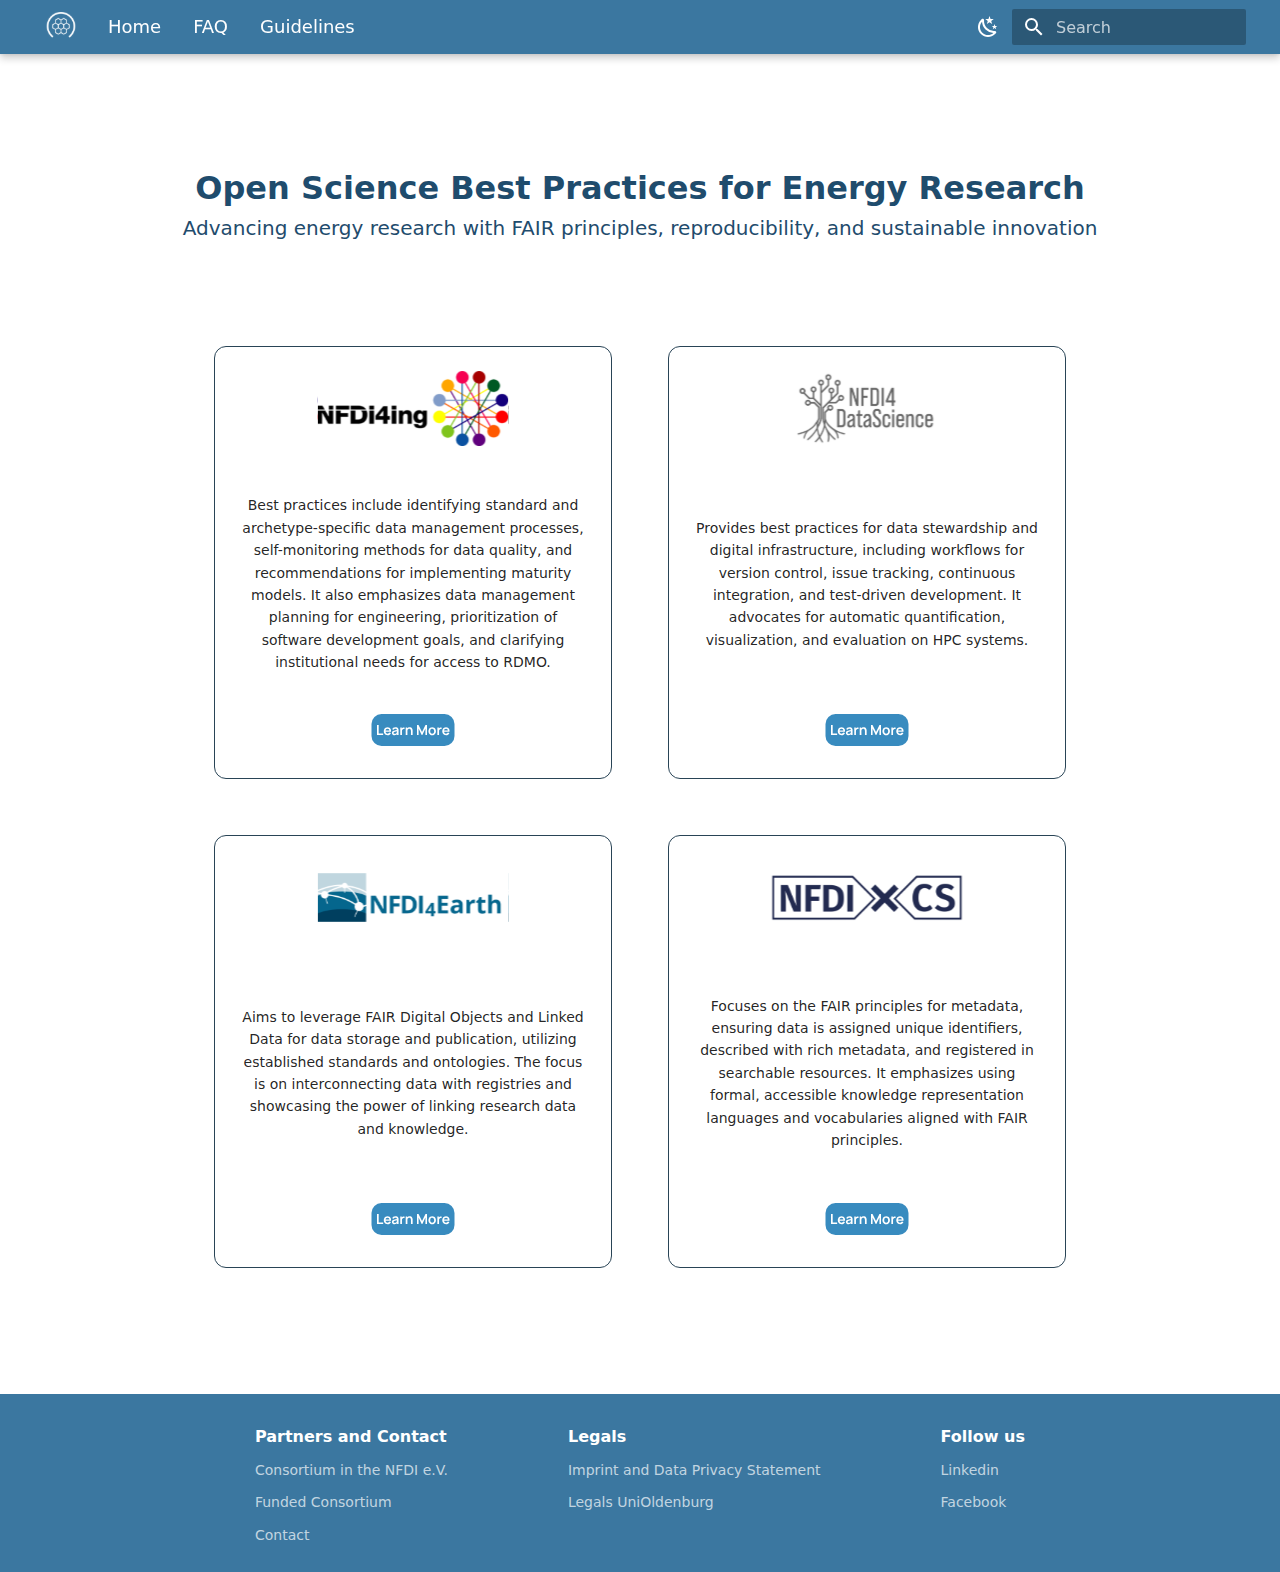
<file: index.html>
<!doctype html>
<html lang="en" class="no-js">
  <head>
    
      <meta charset="utf-8">
      <meta name="viewport" content="width=device-width,initial-scale=1">
      
      
      
      
      
        <link rel="next" href="faq/">
      
      
      <link rel="icon" href="images/logo/logo.svg">
      <meta name="generator" content="mkdocs-1.6.1, mkdocs-material-9.6.9">
    
    
      
        <title>NFDI Best Practices</title>
      
    
    
      <link rel="stylesheet" href="assets/stylesheets/main.4af4bdda.min.css">
      
        
        <link rel="stylesheet" href="assets/stylesheets/palette.06af60db.min.css">
      
      


    
    
      
    
    
      
        
        
        <link rel="preconnect" href="https://fonts.gstatic.com" crossorigin>
        <link rel="stylesheet" href="https://fonts.googleapis.com/css?family=Roboto:300,300i,400,400i,700,700i%7CRoboto+Mono:400,400i,700,700i&display=fallback">
        <style>:root{--md-text-font:"Roboto";--md-code-font:"Roboto Mono"}</style>
      
    
    
      <link rel="stylesheet" href="stylesheets/extra.css">
    
    <script>__md_scope=new URL(".",location),__md_hash=e=>[...e].reduce(((e,_)=>(e<<5)-e+_.charCodeAt(0)),0),__md_get=(e,_=localStorage,t=__md_scope)=>JSON.parse(_.getItem(t.pathname+"."+e)),__md_set=(e,_,t=localStorage,a=__md_scope)=>{try{t.setItem(a.pathname+"."+e,JSON.stringify(_))}catch(e){}}</script>
    
      

    
    
    
  </head>
  
  
    
    
      
    
    
    
    
    <body dir="ltr" data-md-color-scheme="default" data-md-color-primary="indigo" data-md-color-accent="indigo">
  
    
    <input class="md-toggle" data-md-toggle="drawer" type="checkbox" id="__drawer" autocomplete="off">
    <input class="md-toggle" data-md-toggle="search" type="checkbox" id="__search" autocomplete="off">
    <label class="md-overlay" for="__drawer"></label>
    <div data-md-component="skip">
      
    </div>
    <div data-md-component="announce">
      
    </div>
    
    
      

  


<!-- Header -->
<header class="md-header md-header--shadow" data-md-component="header">
  <nav
    class="md-header__inner md-grid"
    aria-label="Header"
  >

    <!-- Link to home -->
    <a
      href="."
      title="NFDI Best Practices"
      class="md-header__button md-logo"
      aria-label="NFDI Best Practices"
      data-md-component="logo"
    >
      
  <img src="images/logo/logo.svg" alt="logo">

    </a>


    <label class="md-header__button md-icon" for="__drawer">
      
      <svg xmlns="http://www.w3.org/2000/svg" viewBox="0 0 24 24"><path d="M3 6h18v2H3zm0 5h18v2H3zm0 5h18v2H3z"/></svg>
    </label>

    <div class="md-header__title" data-md-component="header-title">
      <div class="md-header__ellipsis">
        <div class="md-header__topic">
            
              <span style="margin-right: 32px;" class="md-ellipsis">
                <a href=".">Home</a>
              </span>
            
              <span style="margin-right: 32px;" class="md-ellipsis">
                <a href="faq/">FAQ</a>
              </span>
            
              <span style="margin-right: 32px;" class="md-ellipsis">
                <a href="guidelines/">Guidelines</a>
              </span>
            
        </div>
        <div class="md-header__topic" data-md-component="header-topic">
            
                <span style="margin-right: 32px;" class="md-ellipsis">
                  <a href="">Home</a>
                </span>
            
                <span style="margin-right: 32px;" class="md-ellipsis">
                  <a href="faq/">FAQ</a>
                </span>
            
                <span style="margin-right: 32px;" class="md-ellipsis">
                  <a href="guidelines/">Guidelines</a>
                </span>
            
        </div>
      </div>
    </div>

    
      
        <form class="md-header__option" data-md-component="palette">
  
    
    
    
    <input class="md-option" data-md-color-media="(prefers-color-scheme: light)" data-md-color-scheme="default" data-md-color-primary="indigo" data-md-color-accent="indigo"  aria-label="Switch to dark mode"  type="radio" name="__palette" id="__palette_0">
    
      <label class="md-header__button md-icon" title="Switch to dark mode" for="__palette_1" hidden>
        <svg xmlns="http://www.w3.org/2000/svg" viewBox="0 0 24 24"><path d="m17.75 4.09-2.53 1.94.91 3.06-2.63-1.81-2.63 1.81.91-3.06-2.53-1.94L12.44 4l1.06-3 1.06 3zm3.5 6.91-1.64 1.25.59 1.98-1.7-1.17-1.7 1.17.59-1.98L15.75 11l2.06-.05L18.5 9l.69 1.95zm-2.28 4.95c.83-.08 1.72 1.1 1.19 1.85-.32.45-.66.87-1.08 1.27C15.17 23 8.84 23 4.94 19.07c-3.91-3.9-3.91-10.24 0-14.14.4-.4.82-.76 1.27-1.08.75-.53 1.93.36 1.85 1.19-.27 2.86.69 5.83 2.89 8.02a9.96 9.96 0 0 0 8.02 2.89m-1.64 2.02a12.08 12.08 0 0 1-7.8-3.47c-2.17-2.19-3.33-5-3.49-7.82-2.81 3.14-2.7 7.96.31 10.98 3.02 3.01 7.84 3.12 10.98.31"/></svg>
      </label>
    
  
    
    
    
    <input class="md-option" data-md-color-media="(prefers-color-scheme: dark)" data-md-color-scheme="slate" data-md-color-primary="indigo" data-md-color-accent="indigo"  aria-label="Switch to light mode"  type="radio" name="__palette" id="__palette_1">
    
      <label class="md-header__button md-icon" title="Switch to light mode" for="__palette_0" hidden>
        <svg xmlns="http://www.w3.org/2000/svg" viewBox="0 0 24 24"><path d="M12 7a5 5 0 0 1 5 5 5 5 0 0 1-5 5 5 5 0 0 1-5-5 5 5 0 0 1 5-5m0 2a3 3 0 0 0-3 3 3 3 0 0 0 3 3 3 3 0 0 0 3-3 3 3 0 0 0-3-3m0-7 2.39 3.42C13.65 5.15 12.84 5 12 5s-1.65.15-2.39.42zM3.34 7l4.16-.35A7.2 7.2 0 0 0 5.94 8.5c-.44.74-.69 1.5-.83 2.29zm.02 10 1.76-3.77a7.131 7.131 0 0 0 2.38 4.14zM20.65 7l-1.77 3.79a7.02 7.02 0 0 0-2.38-4.15zm-.01 10-4.14.36c.59-.51 1.12-1.14 1.54-1.86.42-.73.69-1.5.83-2.29zM12 22l-2.41-3.44c.74.27 1.55.44 2.41.44.82 0 1.63-.17 2.37-.44z"/></svg>
      </label>
    
  
</form>
      
    

    
      <script>var palette=__md_get("__palette");if(palette&&palette.color){if("(prefers-color-scheme)"===palette.color.media){var media=matchMedia("(prefers-color-scheme: light)"),input=document.querySelector(media.matches?"[data-md-color-media='(prefers-color-scheme: light)']":"[data-md-color-media='(prefers-color-scheme: dark)']");palette.color.media=input.getAttribute("data-md-color-media"),palette.color.scheme=input.getAttribute("data-md-color-scheme"),palette.color.primary=input.getAttribute("data-md-color-primary"),palette.color.accent=input.getAttribute("data-md-color-accent")}for(var[key,value]of Object.entries(palette.color))document.body.setAttribute("data-md-color-"+key,value)}</script>
    


    


    
      <label class="md-header__button md-icon" for="__search">
        
        <svg xmlns="http://www.w3.org/2000/svg" viewBox="0 0 24 24"><path d="M9.5 3A6.5 6.5 0 0 1 16 9.5c0 1.61-.59 3.09-1.56 4.23l.27.27h.79l5 5-1.5 1.5-5-5v-.79l-.27-.27A6.52 6.52 0 0 1 9.5 16 6.5 6.5 0 0 1 3 9.5 6.5 6.5 0 0 1 9.5 3m0 2C7 5 5 7 5 9.5S7 14 9.5 14 14 12 14 9.5 12 5 9.5 5"/></svg>
      </label>


      <div class="md-search" data-md-component="search" role="dialog">
  <label class="md-search__overlay" for="__search"></label>
  <div class="md-search__inner" role="search">
    <form class="md-search__form" name="search">
      <input type="text" class="md-search__input" name="query" aria-label="Search" placeholder="Search" autocapitalize="off" autocorrect="off" autocomplete="off" spellcheck="false" data-md-component="search-query" required>
      <label class="md-search__icon md-icon" for="__search">
        
        <svg xmlns="http://www.w3.org/2000/svg" viewBox="0 0 24 24"><path d="M9.5 3A6.5 6.5 0 0 1 16 9.5c0 1.61-.59 3.09-1.56 4.23l.27.27h.79l5 5-1.5 1.5-5-5v-.79l-.27-.27A6.52 6.52 0 0 1 9.5 16 6.5 6.5 0 0 1 3 9.5 6.5 6.5 0 0 1 9.5 3m0 2C7 5 5 7 5 9.5S7 14 9.5 14 14 12 14 9.5 12 5 9.5 5"/></svg>
        
        <svg xmlns="http://www.w3.org/2000/svg" viewBox="0 0 24 24"><path d="M20 11v2H8l5.5 5.5-1.42 1.42L4.16 12l7.92-7.92L13.5 5.5 8 11z"/></svg>
      </label>
      <nav class="md-search__options" aria-label="Search">
        
        <button type="reset" class="md-search__icon md-icon" title="Clear" aria-label="Clear" tabindex="-1">
          
          <svg xmlns="http://www.w3.org/2000/svg" viewBox="0 0 24 24"><path d="M19 6.41 17.59 5 12 10.59 6.41 5 5 6.41 10.59 12 5 17.59 6.41 19 12 13.41 17.59 19 19 17.59 13.41 12z"/></svg>
        </button>
      </nav>
      
    </form>
    <div class="md-search__output">
      <div class="md-search__scrollwrap" tabindex="0" data-md-scrollfix>
        <div class="md-search-result" data-md-component="search-result">
          <div class="md-search-result__meta">
            Initializing search
          </div>
          <ol class="md-search-result__list" role="presentation"></ol>
        </div>
      </div>
    </div>
  </div>
</div>
    


    
  </nav>

  
</header>
    
    <div class="md-container" data-md-component="container">
      
      
        
          
        
      
      <main class="md-main" data-md-component="main">
        <div class="md-main__inner md-grid">
          
            
              
                
              
              <div class="md-sidebar md-sidebar--primary" data-md-component="sidebar" data-md-type="navigation" hidden>
                <div class="md-sidebar__scrollwrap">
                  <div class="md-sidebar__inner">
                    



<nav class="md-nav md-nav--primary" aria-label="Navigation" data-md-level="0">
  <label class="md-nav__title" for="__drawer">
    <a href="." title="NFDI Best Practices" class="md-nav__button md-logo" aria-label="NFDI Best Practices" data-md-component="logo">
      
  <img src="images/logo/logo.svg" alt="logo">

    </a>
    NFDI Best Practices
  </label>
  
  <ul class="md-nav__list" data-md-scrollfix>
    
      
      
  
  
    
  
  
  
    <li class="md-nav__item md-nav__item--active">
      
      <input class="md-nav__toggle md-toggle" type="checkbox" id="__toc">
      
      
      
      <a href="." class="md-nav__link md-nav__link--active">
        
  
  <span class="md-ellipsis">
    Home
    
  </span>
  

      </a>
      
    </li>
  

    
      
      
  
  
  
  
    <li class="md-nav__item">
      <a href="faq/" class="md-nav__link">
        
  
  <span class="md-ellipsis">
    FAQ
    
  </span>
  

      </a>
    </li>
  

    
      
      
  
  
  
  
    <li class="md-nav__item">
      <a href="guidelines/" class="md-nav__link">
        
  
  <span class="md-ellipsis">
    Guidelines
    
  </span>
  

      </a>
    </li>
  

    
  </ul>
</nav>
                  </div>
                </div>
              </div>
            
            
              
                
              
              <div class="md-sidebar md-sidebar--secondary" data-md-component="sidebar" data-md-type="toc" hidden>
                <div class="md-sidebar__scrollwrap">
                  <div class="md-sidebar__inner">
                    

<nav class="md-nav md-nav--secondary" aria-label="Table of contents">
  
  
  
  
</nav>
                  </div>
                </div>
              </div>
            
          
          
            <div class="md-content" data-md-component="content">
              <article class="md-content__inner md-typeset">
                
                  
  




  <h1>Home</h1>

<style>
  .md-typeset h1,
  .md-content__button {
    display: none;
  }
</style>
<!-- hides navigation sidebar --><div class="container" style="display:flex; flex-direction:column; align-items:center; justify-content:center">
    <div class="hero-title" style="text-align: center; font-size: 32px; font-weight: 600; line-height: 48px; color: #1F4C6D; margin-top: 102px">Open Science Best Practices for Energy Research</div>
    <div class="hero-subtitle" style="text-align: center; font-size: 20px; font-weight: medium; color: #1F4C6D">Advancing energy research with FAIR principles, reproducibility, and sustainable innovation</div>
    <div class="grid-container" style="display:grid; grid-template-columns: repeat(2, 1fr); gap: 56px; margin: 102px 0">
        <div class="grid-item">
          <div class="organization-logo"> 
            <img src="./images/logo/nfdi-logo.svg" alt="nfdi-logo" />
          </div>
          <div class="content" style="text-align: center;">
            <p>
              Best practices include identifying standard and archetype-specific data management processes, self-monitoring methods for data quality, and recommendations for implementing maturity models. It also emphasizes data management planning for engineering, prioritization of software development goals, and clarifying institutional needs for access to RDMO.
            </p>
          </div>
          <div>
            <button onclick="window.location.href='nfdi4ing/01_bp/'" style="cursor: pointer">
              <img src="./images/logo/Learn_More_button.svg" alt="Learn More" />
            </button>
          </div>
        </div>
        <div class="grid-item">
          <div class="organization-logo"> 
            <img src="./images/logo/nfdi_ds.svg" alt="nfdi-ds" />
          </div>
          <div class="content" style="text-align: center;">
            <p>
              Provides best practices for data stewardship and digital infrastructure, including workflows for version control, issue tracking, continuous integration, and test-driven development. It advocates for automatic quantification, visualization, and evaluation on HPC systems.
            </p>
          </div>
          <div>
            <button onclick="window.location.href='nfdi4ds/'" style="cursor: pointer" >
              <img src="./images/logo/Learn_More_button.svg" />
            </button>
          </div>
        </div>
        <div class="grid-item">
          <div class="organization-logo"> 
            <img src="./images/logo/nfdi_earth.svg" alt="nfdi-earth" />
          </div>
          <div class="content" style="text-align: center;">
            <p>
              Aims to leverage FAIR Digital Objects and Linked Data for data storage and publication, utilizing established standards and ontologies. The focus is on interconnecting data with registries and showcasing the power of linking research data and knowledge.
            </p>
          </div>
          <div>
            <button onclick="window.location.href='nfdi4earth/'" style="cursor: pointer" >
              <img src="./images/logo/Learn_More_button.svg" />
            </button>
          </div>
        </div>
        <div class="grid-item">
          <div class="organization-logo"> 
            <img src="./images/logo/nfdi-cs.svg" alt="nfdi-cs" />
          </div>
          <div class="content" style="text-align: center;">
            <p>
              Focuses on the FAIR principles for metadata, ensuring data is assigned unique identifiers, described with rich metadata, and registered in searchable resources. It emphasizes using formal, accessible knowledge representation languages and vocabularies aligned with FAIR principles.
            </p>
          </div>
          <div>
            <button onclick="window.location.href='nfdi4cs/'" style="cursor: pointer" >
              <img src="./images/logo/Learn_More_button.svg" />
            </button>
          </div>
        </div>
    </div>
</div>







  
  




  



                
              </article>
            </div>
          
          
<script>var target=document.getElementById(location.hash.slice(1));target&&target.name&&(target.checked=target.name.startsWith("__tabbed_"))</script>
        </div>
        
      </main>
      
        <footer class="md-footer">

    <!-- Link to previous and/or next page -->
    
  
    <!-- Further information -->
    <div class="md-footer-meta md-typeset" style="display: flex; justify-content: center;">
        <div class="footer" style="display: flex; justify-content: center; gap: 100px; margin: 19.5px 0;">
          <div class="footer-section partners-contact">
            <div class="footer-title">Partners and Contact</div>
            <a href="" class="footer-link">Consortium in the NFDI e.V.</a>
            <a href="" class="footer-link">Funded Consortium</a>
            <a href="" class="footer-link">Contact</a>
          </div>
          <div class="footer-section legals">
            <div class="footer-title">Legals</div>
            <a href="" class="footer-link">Imprint and Data Privacy Statement</a>
            <a href="" class="footer-link">Legals UniOldenburg</a>
          </div>
          <div class="footer-section follow-us">
            <div class="footer-title">Follow us</div>
            <a href="" class="footer-link">Linkedin</a>
            <a href="" class="footer-link">Facebook</a>
          </div>
        </div>
        <!-- Social links -->
        
      </div>
    </div>
  </footer>
      
    </div>
    <div class="md-dialog" data-md-component="dialog">
      <div class="md-dialog__inner md-typeset"></div>
    </div>
    
    
    <script id="__config" type="application/json">{"base": ".", "features": [], "search": "assets/javascripts/workers/search.f8cc74c7.min.js", "translations": {"clipboard.copied": "Copied to clipboard", "clipboard.copy": "Copy to clipboard", "search.result.more.one": "1 more on this page", "search.result.more.other": "# more on this page", "search.result.none": "No matching documents", "search.result.one": "1 matching document", "search.result.other": "# matching documents", "search.result.placeholder": "Type to start searching", "search.result.term.missing": "Missing", "select.version": "Select version"}}</script>
    
    
      <script src="assets/javascripts/bundle.c8b220af.min.js"></script>
      
    
  </body>
</html>
</file>
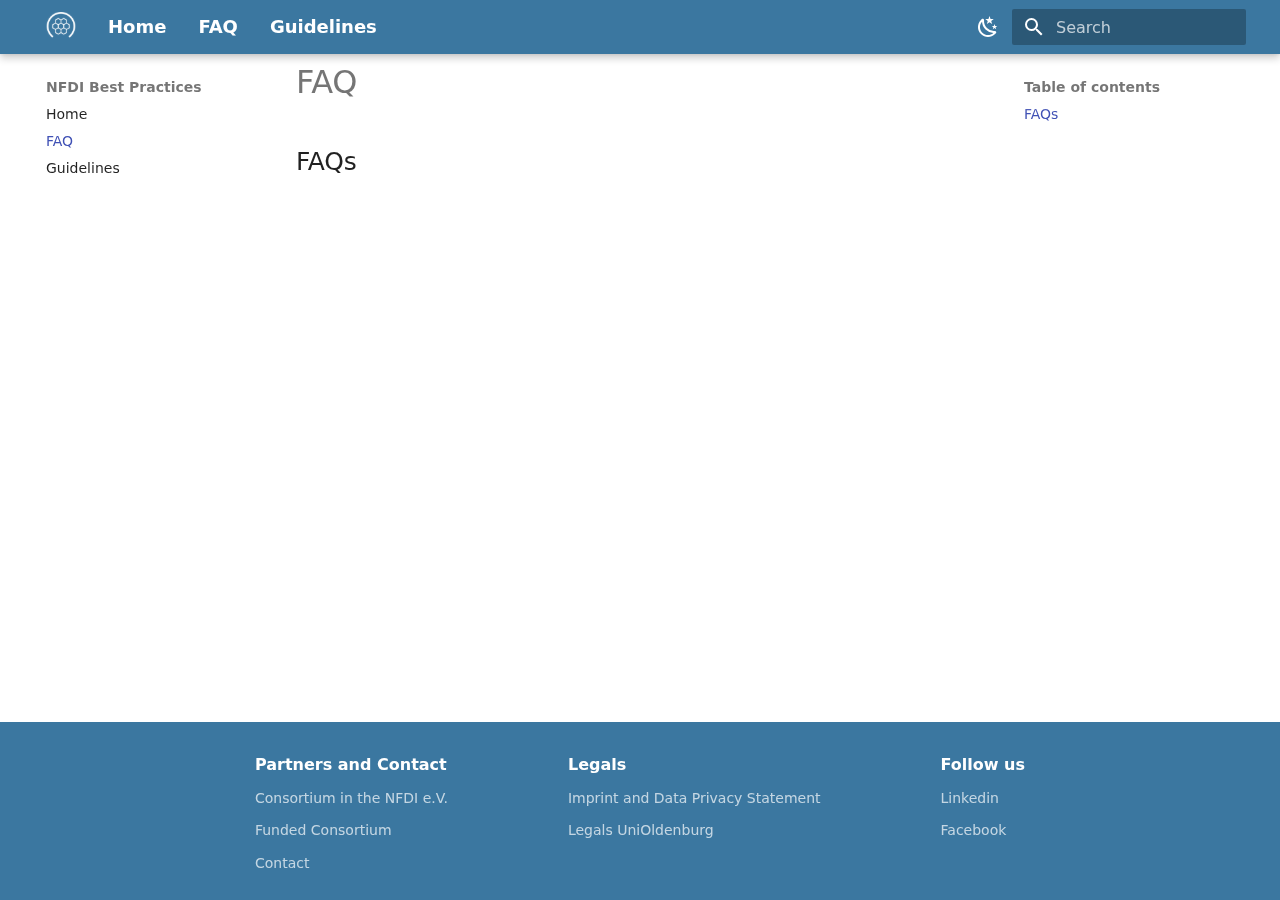
<file: faq/index.html>
<!doctype html>
<html lang="en" class="no-js">
  <head>
    
      <meta charset="utf-8">
      <meta name="viewport" content="width=device-width,initial-scale=1">
      
      
      
      
        <link rel="prev" href="..">
      
      
        <link rel="next" href="../guidelines/">
      
      
      <link rel="icon" href="../images/logo/logo.svg">
      <meta name="generator" content="mkdocs-1.6.1, mkdocs-material-9.6.9">
    
    
      
        <title>FAQ - NFDI Best Practices</title>
      
    
    
      <link rel="stylesheet" href="../assets/stylesheets/main.4af4bdda.min.css">
      
        
        <link rel="stylesheet" href="../assets/stylesheets/palette.06af60db.min.css">
      
      


    
    
      
    
    
      
        
        
        <link rel="preconnect" href="https://fonts.gstatic.com" crossorigin>
        <link rel="stylesheet" href="https://fonts.googleapis.com/css?family=Roboto:300,300i,400,400i,700,700i%7CRoboto+Mono:400,400i,700,700i&display=fallback">
        <style>:root{--md-text-font:"Roboto";--md-code-font:"Roboto Mono"}</style>
      
    
    
      <link rel="stylesheet" href="../stylesheets/extra.css">
    
    <script>__md_scope=new URL("..",location),__md_hash=e=>[...e].reduce(((e,_)=>(e<<5)-e+_.charCodeAt(0)),0),__md_get=(e,_=localStorage,t=__md_scope)=>JSON.parse(_.getItem(t.pathname+"."+e)),__md_set=(e,_,t=localStorage,a=__md_scope)=>{try{t.setItem(a.pathname+"."+e,JSON.stringify(_))}catch(e){}}</script>
    
      

    
    
    
  </head>
  
  
    
    
      
    
    
    
    
    <body dir="ltr" data-md-color-scheme="default" data-md-color-primary="indigo" data-md-color-accent="indigo">
  
    
    <input class="md-toggle" data-md-toggle="drawer" type="checkbox" id="__drawer" autocomplete="off">
    <input class="md-toggle" data-md-toggle="search" type="checkbox" id="__search" autocomplete="off">
    <label class="md-overlay" for="__drawer"></label>
    <div data-md-component="skip">
      
        
        <a href="#faqs" class="md-skip">
          Skip to content
        </a>
      
    </div>
    <div data-md-component="announce">
      
    </div>
    
    
      

  


<!-- Header -->
<header class="md-header md-header--shadow" data-md-component="header">
  <nav
    class="md-header__inner md-grid"
    aria-label="Header"
  >

    <!-- Link to home -->
    <a
      href=".."
      title="NFDI Best Practices"
      class="md-header__button md-logo"
      aria-label="NFDI Best Practices"
      data-md-component="logo"
    >
      
  <img src="../images/logo/logo.svg" alt="logo">

    </a>


    <label class="md-header__button md-icon" for="__drawer">
      
      <svg xmlns="http://www.w3.org/2000/svg" viewBox="0 0 24 24"><path d="M3 6h18v2H3zm0 5h18v2H3zm0 5h18v2H3z"/></svg>
    </label>

    <div class="md-header__title" data-md-component="header-title">
      <div class="md-header__ellipsis">
        <div class="md-header__topic">
            
              <span style="margin-right: 32px;" class="md-ellipsis">
                <a href="..">Home</a>
              </span>
            
              <span style="margin-right: 32px;" class="md-ellipsis">
                <a href="./">FAQ</a>
              </span>
            
              <span style="margin-right: 32px;" class="md-ellipsis">
                <a href="../guidelines/">Guidelines</a>
              </span>
            
        </div>
        <div class="md-header__topic" data-md-component="header-topic">
            
                <span style="margin-right: 32px;" class="md-ellipsis">
                  <a href="">Home</a>
                </span>
            
                <span style="margin-right: 32px;" class="md-ellipsis">
                  <a href="faq/">FAQ</a>
                </span>
            
                <span style="margin-right: 32px;" class="md-ellipsis">
                  <a href="guidelines/">Guidelines</a>
                </span>
            
        </div>
      </div>
    </div>

    
      
        <form class="md-header__option" data-md-component="palette">
  
    
    
    
    <input class="md-option" data-md-color-media="(prefers-color-scheme: light)" data-md-color-scheme="default" data-md-color-primary="indigo" data-md-color-accent="indigo"  aria-label="Switch to dark mode"  type="radio" name="__palette" id="__palette_0">
    
      <label class="md-header__button md-icon" title="Switch to dark mode" for="__palette_1" hidden>
        <svg xmlns="http://www.w3.org/2000/svg" viewBox="0 0 24 24"><path d="m17.75 4.09-2.53 1.94.91 3.06-2.63-1.81-2.63 1.81.91-3.06-2.53-1.94L12.44 4l1.06-3 1.06 3zm3.5 6.91-1.64 1.25.59 1.98-1.7-1.17-1.7 1.17.59-1.98L15.75 11l2.06-.05L18.5 9l.69 1.95zm-2.28 4.95c.83-.08 1.72 1.1 1.19 1.85-.32.45-.66.87-1.08 1.27C15.17 23 8.84 23 4.94 19.07c-3.91-3.9-3.91-10.24 0-14.14.4-.4.82-.76 1.27-1.08.75-.53 1.93.36 1.85 1.19-.27 2.86.69 5.83 2.89 8.02a9.96 9.96 0 0 0 8.02 2.89m-1.64 2.02a12.08 12.08 0 0 1-7.8-3.47c-2.17-2.19-3.33-5-3.49-7.82-2.81 3.14-2.7 7.96.31 10.98 3.02 3.01 7.84 3.12 10.98.31"/></svg>
      </label>
    
  
    
    
    
    <input class="md-option" data-md-color-media="(prefers-color-scheme: dark)" data-md-color-scheme="slate" data-md-color-primary="indigo" data-md-color-accent="indigo"  aria-label="Switch to light mode"  type="radio" name="__palette" id="__palette_1">
    
      <label class="md-header__button md-icon" title="Switch to light mode" for="__palette_0" hidden>
        <svg xmlns="http://www.w3.org/2000/svg" viewBox="0 0 24 24"><path d="M12 7a5 5 0 0 1 5 5 5 5 0 0 1-5 5 5 5 0 0 1-5-5 5 5 0 0 1 5-5m0 2a3 3 0 0 0-3 3 3 3 0 0 0 3 3 3 3 0 0 0 3-3 3 3 0 0 0-3-3m0-7 2.39 3.42C13.65 5.15 12.84 5 12 5s-1.65.15-2.39.42zM3.34 7l4.16-.35A7.2 7.2 0 0 0 5.94 8.5c-.44.74-.69 1.5-.83 2.29zm.02 10 1.76-3.77a7.131 7.131 0 0 0 2.38 4.14zM20.65 7l-1.77 3.79a7.02 7.02 0 0 0-2.38-4.15zm-.01 10-4.14.36c.59-.51 1.12-1.14 1.54-1.86.42-.73.69-1.5.83-2.29zM12 22l-2.41-3.44c.74.27 1.55.44 2.41.44.82 0 1.63-.17 2.37-.44z"/></svg>
      </label>
    
  
</form>
      
    

    
      <script>var palette=__md_get("__palette");if(palette&&palette.color){if("(prefers-color-scheme)"===palette.color.media){var media=matchMedia("(prefers-color-scheme: light)"),input=document.querySelector(media.matches?"[data-md-color-media='(prefers-color-scheme: light)']":"[data-md-color-media='(prefers-color-scheme: dark)']");palette.color.media=input.getAttribute("data-md-color-media"),palette.color.scheme=input.getAttribute("data-md-color-scheme"),palette.color.primary=input.getAttribute("data-md-color-primary"),palette.color.accent=input.getAttribute("data-md-color-accent")}for(var[key,value]of Object.entries(palette.color))document.body.setAttribute("data-md-color-"+key,value)}</script>
    


    


    
      <label class="md-header__button md-icon" for="__search">
        
        <svg xmlns="http://www.w3.org/2000/svg" viewBox="0 0 24 24"><path d="M9.5 3A6.5 6.5 0 0 1 16 9.5c0 1.61-.59 3.09-1.56 4.23l.27.27h.79l5 5-1.5 1.5-5-5v-.79l-.27-.27A6.52 6.52 0 0 1 9.5 16 6.5 6.5 0 0 1 3 9.5 6.5 6.5 0 0 1 9.5 3m0 2C7 5 5 7 5 9.5S7 14 9.5 14 14 12 14 9.5 12 5 9.5 5"/></svg>
      </label>


      <div class="md-search" data-md-component="search" role="dialog">
  <label class="md-search__overlay" for="__search"></label>
  <div class="md-search__inner" role="search">
    <form class="md-search__form" name="search">
      <input type="text" class="md-search__input" name="query" aria-label="Search" placeholder="Search" autocapitalize="off" autocorrect="off" autocomplete="off" spellcheck="false" data-md-component="search-query" required>
      <label class="md-search__icon md-icon" for="__search">
        
        <svg xmlns="http://www.w3.org/2000/svg" viewBox="0 0 24 24"><path d="M9.5 3A6.5 6.5 0 0 1 16 9.5c0 1.61-.59 3.09-1.56 4.23l.27.27h.79l5 5-1.5 1.5-5-5v-.79l-.27-.27A6.52 6.52 0 0 1 9.5 16 6.5 6.5 0 0 1 3 9.5 6.5 6.5 0 0 1 9.5 3m0 2C7 5 5 7 5 9.5S7 14 9.5 14 14 12 14 9.5 12 5 9.5 5"/></svg>
        
        <svg xmlns="http://www.w3.org/2000/svg" viewBox="0 0 24 24"><path d="M20 11v2H8l5.5 5.5-1.42 1.42L4.16 12l7.92-7.92L13.5 5.5 8 11z"/></svg>
      </label>
      <nav class="md-search__options" aria-label="Search">
        
        <button type="reset" class="md-search__icon md-icon" title="Clear" aria-label="Clear" tabindex="-1">
          
          <svg xmlns="http://www.w3.org/2000/svg" viewBox="0 0 24 24"><path d="M19 6.41 17.59 5 12 10.59 6.41 5 5 6.41 10.59 12 5 17.59 6.41 19 12 13.41 17.59 19 19 17.59 13.41 12z"/></svg>
        </button>
      </nav>
      
    </form>
    <div class="md-search__output">
      <div class="md-search__scrollwrap" tabindex="0" data-md-scrollfix>
        <div class="md-search-result" data-md-component="search-result">
          <div class="md-search-result__meta">
            Initializing search
          </div>
          <ol class="md-search-result__list" role="presentation"></ol>
        </div>
      </div>
    </div>
  </div>
</div>
    


    
  </nav>

  
</header>
    
    <div class="md-container" data-md-component="container">
      
      
        
          
        
      
      <main class="md-main" data-md-component="main">
        <div class="md-main__inner md-grid">
          
            
              
              <div class="md-sidebar md-sidebar--primary" data-md-component="sidebar" data-md-type="navigation" >
                <div class="md-sidebar__scrollwrap">
                  <div class="md-sidebar__inner">
                    



<nav class="md-nav md-nav--primary" aria-label="Navigation" data-md-level="0">
  <label class="md-nav__title" for="__drawer">
    <a href=".." title="NFDI Best Practices" class="md-nav__button md-logo" aria-label="NFDI Best Practices" data-md-component="logo">
      
  <img src="../images/logo/logo.svg" alt="logo">

    </a>
    NFDI Best Practices
  </label>
  
  <ul class="md-nav__list" data-md-scrollfix>
    
      
      
  
  
  
  
    <li class="md-nav__item">
      <a href=".." class="md-nav__link">
        
  
  <span class="md-ellipsis">
    Home
    
  </span>
  

      </a>
    </li>
  

    
      
      
  
  
    
  
  
  
    <li class="md-nav__item md-nav__item--active">
      
      <input class="md-nav__toggle md-toggle" type="checkbox" id="__toc">
      
      
      
        <label class="md-nav__link md-nav__link--active" for="__toc">
          
  
  <span class="md-ellipsis">
    FAQ
    
  </span>
  

          <span class="md-nav__icon md-icon"></span>
        </label>
      
      <a href="./" class="md-nav__link md-nav__link--active">
        
  
  <span class="md-ellipsis">
    FAQ
    
  </span>
  

      </a>
      
        

<nav class="md-nav md-nav--secondary" aria-label="Table of contents">
  
  
  
  
    <label class="md-nav__title" for="__toc">
      <span class="md-nav__icon md-icon"></span>
      Table of contents
    </label>
    <ul class="md-nav__list" data-md-component="toc" data-md-scrollfix>
      
        <li class="md-nav__item">
  <a href="#faqs" class="md-nav__link">
    <span class="md-ellipsis">
      FAQs
    </span>
  </a>
  
</li>
      
    </ul>
  
</nav>
      
    </li>
  

    
      
      
  
  
  
  
    <li class="md-nav__item">
      <a href="../guidelines/" class="md-nav__link">
        
  
  <span class="md-ellipsis">
    Guidelines
    
  </span>
  

      </a>
    </li>
  

    
  </ul>
</nav>
                  </div>
                </div>
              </div>
            
            
              
              <div class="md-sidebar md-sidebar--secondary" data-md-component="sidebar" data-md-type="toc" >
                <div class="md-sidebar__scrollwrap">
                  <div class="md-sidebar__inner">
                    

<nav class="md-nav md-nav--secondary" aria-label="Table of contents">
  
  
  
  
    <label class="md-nav__title" for="__toc">
      <span class="md-nav__icon md-icon"></span>
      Table of contents
    </label>
    <ul class="md-nav__list" data-md-component="toc" data-md-scrollfix>
      
        <li class="md-nav__item">
  <a href="#faqs" class="md-nav__link">
    <span class="md-ellipsis">
      FAQs
    </span>
  </a>
  
</li>
      
    </ul>
  
</nav>
                  </div>
                </div>
              </div>
            
          
          
            <div class="md-content" data-md-component="content">
              <article class="md-content__inner md-typeset">
                
                  



  <h1>FAQ</h1>

<h2 id="faqs">FAQs</h2>












                
              </article>
            </div>
          
          
<script>var target=document.getElementById(location.hash.slice(1));target&&target.name&&(target.checked=target.name.startsWith("__tabbed_"))</script>
        </div>
        
      </main>
      
        <footer class="md-footer">

    <!-- Link to previous and/or next page -->
    
  
    <!-- Further information -->
    <div class="md-footer-meta md-typeset" style="display: flex; justify-content: center;">
        <div class="footer" style="display: flex; justify-content: center; gap: 100px; margin: 19.5px 0;">
          <div class="footer-section partners-contact">
            <div class="footer-title">Partners and Contact</div>
            <a href="" class="footer-link">Consortium in the NFDI e.V.</a>
            <a href="" class="footer-link">Funded Consortium</a>
            <a href="" class="footer-link">Contact</a>
          </div>
          <div class="footer-section legals">
            <div class="footer-title">Legals</div>
            <a href="" class="footer-link">Imprint and Data Privacy Statement</a>
            <a href="" class="footer-link">Legals UniOldenburg</a>
          </div>
          <div class="footer-section follow-us">
            <div class="footer-title">Follow us</div>
            <a href="" class="footer-link">Linkedin</a>
            <a href="" class="footer-link">Facebook</a>
          </div>
        </div>
        <!-- Social links -->
        
      </div>
    </div>
  </footer>
      
    </div>
    <div class="md-dialog" data-md-component="dialog">
      <div class="md-dialog__inner md-typeset"></div>
    </div>
    
    
    <script id="__config" type="application/json">{"base": "..", "features": [], "search": "../assets/javascripts/workers/search.f8cc74c7.min.js", "translations": {"clipboard.copied": "Copied to clipboard", "clipboard.copy": "Copy to clipboard", "search.result.more.one": "1 more on this page", "search.result.more.other": "# more on this page", "search.result.none": "No matching documents", "search.result.one": "1 matching document", "search.result.other": "# matching documents", "search.result.placeholder": "Type to start searching", "search.result.term.missing": "Missing", "select.version": "Select version"}}</script>
    
    
      <script src="../assets/javascripts/bundle.c8b220af.min.js"></script>
      
    
  </body>
</html>
</file>
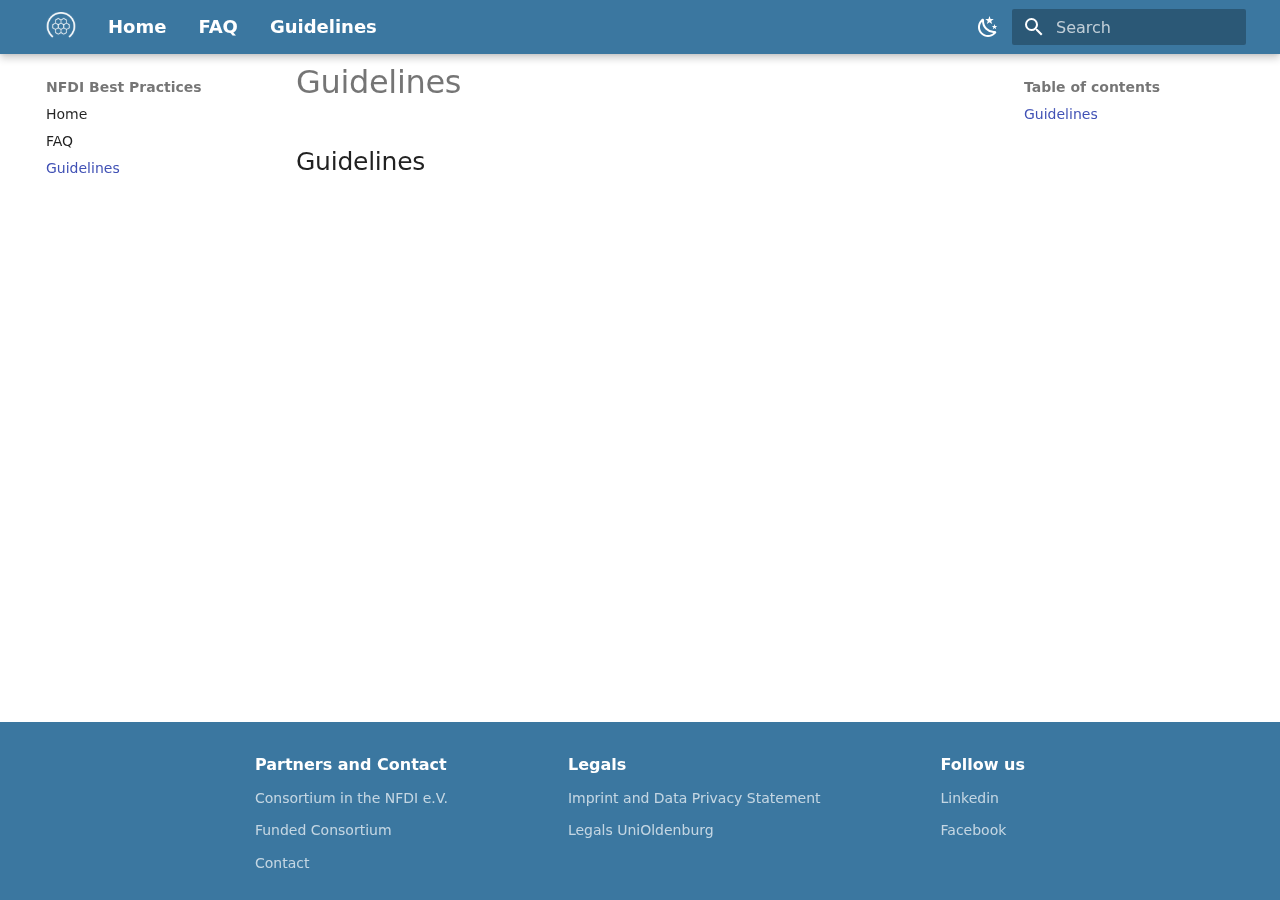
<file: guidelines/index.html>
<!doctype html>
<html lang="en" class="no-js">
  <head>
    
      <meta charset="utf-8">
      <meta name="viewport" content="width=device-width,initial-scale=1">
      
      
      
      
        <link rel="prev" href="../faq/">
      
      
      
      <link rel="icon" href="../images/logo/logo.svg">
      <meta name="generator" content="mkdocs-1.6.1, mkdocs-material-9.6.9">
    
    
      
        <title>Guidelines - NFDI Best Practices</title>
      
    
    
      <link rel="stylesheet" href="../assets/stylesheets/main.4af4bdda.min.css">
      
        
        <link rel="stylesheet" href="../assets/stylesheets/palette.06af60db.min.css">
      
      


    
    
      
    
    
      
        
        
        <link rel="preconnect" href="https://fonts.gstatic.com" crossorigin>
        <link rel="stylesheet" href="https://fonts.googleapis.com/css?family=Roboto:300,300i,400,400i,700,700i%7CRoboto+Mono:400,400i,700,700i&display=fallback">
        <style>:root{--md-text-font:"Roboto";--md-code-font:"Roboto Mono"}</style>
      
    
    
      <link rel="stylesheet" href="../stylesheets/extra.css">
    
    <script>__md_scope=new URL("..",location),__md_hash=e=>[...e].reduce(((e,_)=>(e<<5)-e+_.charCodeAt(0)),0),__md_get=(e,_=localStorage,t=__md_scope)=>JSON.parse(_.getItem(t.pathname+"."+e)),__md_set=(e,_,t=localStorage,a=__md_scope)=>{try{t.setItem(a.pathname+"."+e,JSON.stringify(_))}catch(e){}}</script>
    
      

    
    
    
  </head>
  
  
    
    
      
    
    
    
    
    <body dir="ltr" data-md-color-scheme="default" data-md-color-primary="indigo" data-md-color-accent="indigo">
  
    
    <input class="md-toggle" data-md-toggle="drawer" type="checkbox" id="__drawer" autocomplete="off">
    <input class="md-toggle" data-md-toggle="search" type="checkbox" id="__search" autocomplete="off">
    <label class="md-overlay" for="__drawer"></label>
    <div data-md-component="skip">
      
        
        <a href="#guidelines" class="md-skip">
          Skip to content
        </a>
      
    </div>
    <div data-md-component="announce">
      
    </div>
    
    
      

  


<!-- Header -->
<header class="md-header md-header--shadow" data-md-component="header">
  <nav
    class="md-header__inner md-grid"
    aria-label="Header"
  >

    <!-- Link to home -->
    <a
      href=".."
      title="NFDI Best Practices"
      class="md-header__button md-logo"
      aria-label="NFDI Best Practices"
      data-md-component="logo"
    >
      
  <img src="../images/logo/logo.svg" alt="logo">

    </a>


    <label class="md-header__button md-icon" for="__drawer">
      
      <svg xmlns="http://www.w3.org/2000/svg" viewBox="0 0 24 24"><path d="M3 6h18v2H3zm0 5h18v2H3zm0 5h18v2H3z"/></svg>
    </label>

    <div class="md-header__title" data-md-component="header-title">
      <div class="md-header__ellipsis">
        <div class="md-header__topic">
            
              <span style="margin-right: 32px;" class="md-ellipsis">
                <a href="..">Home</a>
              </span>
            
              <span style="margin-right: 32px;" class="md-ellipsis">
                <a href="../faq/">FAQ</a>
              </span>
            
              <span style="margin-right: 32px;" class="md-ellipsis">
                <a href="./">Guidelines</a>
              </span>
            
        </div>
        <div class="md-header__topic" data-md-component="header-topic">
            
                <span style="margin-right: 32px;" class="md-ellipsis">
                  <a href="">Home</a>
                </span>
            
                <span style="margin-right: 32px;" class="md-ellipsis">
                  <a href="faq/">FAQ</a>
                </span>
            
                <span style="margin-right: 32px;" class="md-ellipsis">
                  <a href="guidelines/">Guidelines</a>
                </span>
            
        </div>
      </div>
    </div>

    
      
        <form class="md-header__option" data-md-component="palette">
  
    
    
    
    <input class="md-option" data-md-color-media="(prefers-color-scheme: light)" data-md-color-scheme="default" data-md-color-primary="indigo" data-md-color-accent="indigo"  aria-label="Switch to dark mode"  type="radio" name="__palette" id="__palette_0">
    
      <label class="md-header__button md-icon" title="Switch to dark mode" for="__palette_1" hidden>
        <svg xmlns="http://www.w3.org/2000/svg" viewBox="0 0 24 24"><path d="m17.75 4.09-2.53 1.94.91 3.06-2.63-1.81-2.63 1.81.91-3.06-2.53-1.94L12.44 4l1.06-3 1.06 3zm3.5 6.91-1.64 1.25.59 1.98-1.7-1.17-1.7 1.17.59-1.98L15.75 11l2.06-.05L18.5 9l.69 1.95zm-2.28 4.95c.83-.08 1.72 1.1 1.19 1.85-.32.45-.66.87-1.08 1.27C15.17 23 8.84 23 4.94 19.07c-3.91-3.9-3.91-10.24 0-14.14.4-.4.82-.76 1.27-1.08.75-.53 1.93.36 1.85 1.19-.27 2.86.69 5.83 2.89 8.02a9.96 9.96 0 0 0 8.02 2.89m-1.64 2.02a12.08 12.08 0 0 1-7.8-3.47c-2.17-2.19-3.33-5-3.49-7.82-2.81 3.14-2.7 7.96.31 10.98 3.02 3.01 7.84 3.12 10.98.31"/></svg>
      </label>
    
  
    
    
    
    <input class="md-option" data-md-color-media="(prefers-color-scheme: dark)" data-md-color-scheme="slate" data-md-color-primary="indigo" data-md-color-accent="indigo"  aria-label="Switch to light mode"  type="radio" name="__palette" id="__palette_1">
    
      <label class="md-header__button md-icon" title="Switch to light mode" for="__palette_0" hidden>
        <svg xmlns="http://www.w3.org/2000/svg" viewBox="0 0 24 24"><path d="M12 7a5 5 0 0 1 5 5 5 5 0 0 1-5 5 5 5 0 0 1-5-5 5 5 0 0 1 5-5m0 2a3 3 0 0 0-3 3 3 3 0 0 0 3 3 3 3 0 0 0 3-3 3 3 0 0 0-3-3m0-7 2.39 3.42C13.65 5.15 12.84 5 12 5s-1.65.15-2.39.42zM3.34 7l4.16-.35A7.2 7.2 0 0 0 5.94 8.5c-.44.74-.69 1.5-.83 2.29zm.02 10 1.76-3.77a7.131 7.131 0 0 0 2.38 4.14zM20.65 7l-1.77 3.79a7.02 7.02 0 0 0-2.38-4.15zm-.01 10-4.14.36c.59-.51 1.12-1.14 1.54-1.86.42-.73.69-1.5.83-2.29zM12 22l-2.41-3.44c.74.27 1.55.44 2.41.44.82 0 1.63-.17 2.37-.44z"/></svg>
      </label>
    
  
</form>
      
    

    
      <script>var palette=__md_get("__palette");if(palette&&palette.color){if("(prefers-color-scheme)"===palette.color.media){var media=matchMedia("(prefers-color-scheme: light)"),input=document.querySelector(media.matches?"[data-md-color-media='(prefers-color-scheme: light)']":"[data-md-color-media='(prefers-color-scheme: dark)']");palette.color.media=input.getAttribute("data-md-color-media"),palette.color.scheme=input.getAttribute("data-md-color-scheme"),palette.color.primary=input.getAttribute("data-md-color-primary"),palette.color.accent=input.getAttribute("data-md-color-accent")}for(var[key,value]of Object.entries(palette.color))document.body.setAttribute("data-md-color-"+key,value)}</script>
    


    


    
      <label class="md-header__button md-icon" for="__search">
        
        <svg xmlns="http://www.w3.org/2000/svg" viewBox="0 0 24 24"><path d="M9.5 3A6.5 6.5 0 0 1 16 9.5c0 1.61-.59 3.09-1.56 4.23l.27.27h.79l5 5-1.5 1.5-5-5v-.79l-.27-.27A6.52 6.52 0 0 1 9.5 16 6.5 6.5 0 0 1 3 9.5 6.5 6.5 0 0 1 9.5 3m0 2C7 5 5 7 5 9.5S7 14 9.5 14 14 12 14 9.5 12 5 9.5 5"/></svg>
      </label>


      <div class="md-search" data-md-component="search" role="dialog">
  <label class="md-search__overlay" for="__search"></label>
  <div class="md-search__inner" role="search">
    <form class="md-search__form" name="search">
      <input type="text" class="md-search__input" name="query" aria-label="Search" placeholder="Search" autocapitalize="off" autocorrect="off" autocomplete="off" spellcheck="false" data-md-component="search-query" required>
      <label class="md-search__icon md-icon" for="__search">
        
        <svg xmlns="http://www.w3.org/2000/svg" viewBox="0 0 24 24"><path d="M9.5 3A6.5 6.5 0 0 1 16 9.5c0 1.61-.59 3.09-1.56 4.23l.27.27h.79l5 5-1.5 1.5-5-5v-.79l-.27-.27A6.52 6.52 0 0 1 9.5 16 6.5 6.5 0 0 1 3 9.5 6.5 6.5 0 0 1 9.5 3m0 2C7 5 5 7 5 9.5S7 14 9.5 14 14 12 14 9.5 12 5 9.5 5"/></svg>
        
        <svg xmlns="http://www.w3.org/2000/svg" viewBox="0 0 24 24"><path d="M20 11v2H8l5.5 5.5-1.42 1.42L4.16 12l7.92-7.92L13.5 5.5 8 11z"/></svg>
      </label>
      <nav class="md-search__options" aria-label="Search">
        
        <button type="reset" class="md-search__icon md-icon" title="Clear" aria-label="Clear" tabindex="-1">
          
          <svg xmlns="http://www.w3.org/2000/svg" viewBox="0 0 24 24"><path d="M19 6.41 17.59 5 12 10.59 6.41 5 5 6.41 10.59 12 5 17.59 6.41 19 12 13.41 17.59 19 19 17.59 13.41 12z"/></svg>
        </button>
      </nav>
      
    </form>
    <div class="md-search__output">
      <div class="md-search__scrollwrap" tabindex="0" data-md-scrollfix>
        <div class="md-search-result" data-md-component="search-result">
          <div class="md-search-result__meta">
            Initializing search
          </div>
          <ol class="md-search-result__list" role="presentation"></ol>
        </div>
      </div>
    </div>
  </div>
</div>
    


    
  </nav>

  
</header>
    
    <div class="md-container" data-md-component="container">
      
      
        
          
        
      
      <main class="md-main" data-md-component="main">
        <div class="md-main__inner md-grid">
          
            
              
              <div class="md-sidebar md-sidebar--primary" data-md-component="sidebar" data-md-type="navigation" >
                <div class="md-sidebar__scrollwrap">
                  <div class="md-sidebar__inner">
                    



<nav class="md-nav md-nav--primary" aria-label="Navigation" data-md-level="0">
  <label class="md-nav__title" for="__drawer">
    <a href=".." title="NFDI Best Practices" class="md-nav__button md-logo" aria-label="NFDI Best Practices" data-md-component="logo">
      
  <img src="../images/logo/logo.svg" alt="logo">

    </a>
    NFDI Best Practices
  </label>
  
  <ul class="md-nav__list" data-md-scrollfix>
    
      
      
  
  
  
  
    <li class="md-nav__item">
      <a href=".." class="md-nav__link">
        
  
  <span class="md-ellipsis">
    Home
    
  </span>
  

      </a>
    </li>
  

    
      
      
  
  
  
  
    <li class="md-nav__item">
      <a href="../faq/" class="md-nav__link">
        
  
  <span class="md-ellipsis">
    FAQ
    
  </span>
  

      </a>
    </li>
  

    
      
      
  
  
    
  
  
  
    <li class="md-nav__item md-nav__item--active">
      
      <input class="md-nav__toggle md-toggle" type="checkbox" id="__toc">
      
      
      
        <label class="md-nav__link md-nav__link--active" for="__toc">
          
  
  <span class="md-ellipsis">
    Guidelines
    
  </span>
  

          <span class="md-nav__icon md-icon"></span>
        </label>
      
      <a href="./" class="md-nav__link md-nav__link--active">
        
  
  <span class="md-ellipsis">
    Guidelines
    
  </span>
  

      </a>
      
        

<nav class="md-nav md-nav--secondary" aria-label="Table of contents">
  
  
  
  
    <label class="md-nav__title" for="__toc">
      <span class="md-nav__icon md-icon"></span>
      Table of contents
    </label>
    <ul class="md-nav__list" data-md-component="toc" data-md-scrollfix>
      
        <li class="md-nav__item">
  <a href="#guidelines" class="md-nav__link">
    <span class="md-ellipsis">
      Guidelines
    </span>
  </a>
  
</li>
      
    </ul>
  
</nav>
      
    </li>
  

    
  </ul>
</nav>
                  </div>
                </div>
              </div>
            
            
              
              <div class="md-sidebar md-sidebar--secondary" data-md-component="sidebar" data-md-type="toc" >
                <div class="md-sidebar__scrollwrap">
                  <div class="md-sidebar__inner">
                    

<nav class="md-nav md-nav--secondary" aria-label="Table of contents">
  
  
  
  
    <label class="md-nav__title" for="__toc">
      <span class="md-nav__icon md-icon"></span>
      Table of contents
    </label>
    <ul class="md-nav__list" data-md-component="toc" data-md-scrollfix>
      
        <li class="md-nav__item">
  <a href="#guidelines" class="md-nav__link">
    <span class="md-ellipsis">
      Guidelines
    </span>
  </a>
  
</li>
      
    </ul>
  
</nav>
                  </div>
                </div>
              </div>
            
          
          
            <div class="md-content" data-md-component="content">
              <article class="md-content__inner md-typeset">
                
                  



  <h1>Guidelines</h1>

<h2 id="guidelines">Guidelines</h2>












                
              </article>
            </div>
          
          
<script>var target=document.getElementById(location.hash.slice(1));target&&target.name&&(target.checked=target.name.startsWith("__tabbed_"))</script>
        </div>
        
      </main>
      
        <footer class="md-footer">

    <!-- Link to previous and/or next page -->
    
  
    <!-- Further information -->
    <div class="md-footer-meta md-typeset" style="display: flex; justify-content: center;">
        <div class="footer" style="display: flex; justify-content: center; gap: 100px; margin: 19.5px 0;">
          <div class="footer-section partners-contact">
            <div class="footer-title">Partners and Contact</div>
            <a href="" class="footer-link">Consortium in the NFDI e.V.</a>
            <a href="" class="footer-link">Funded Consortium</a>
            <a href="" class="footer-link">Contact</a>
          </div>
          <div class="footer-section legals">
            <div class="footer-title">Legals</div>
            <a href="" class="footer-link">Imprint and Data Privacy Statement</a>
            <a href="" class="footer-link">Legals UniOldenburg</a>
          </div>
          <div class="footer-section follow-us">
            <div class="footer-title">Follow us</div>
            <a href="" class="footer-link">Linkedin</a>
            <a href="" class="footer-link">Facebook</a>
          </div>
        </div>
        <!-- Social links -->
        
      </div>
    </div>
  </footer>
      
    </div>
    <div class="md-dialog" data-md-component="dialog">
      <div class="md-dialog__inner md-typeset"></div>
    </div>
    
    
    <script id="__config" type="application/json">{"base": "..", "features": [], "search": "../assets/javascripts/workers/search.f8cc74c7.min.js", "translations": {"clipboard.copied": "Copied to clipboard", "clipboard.copy": "Copy to clipboard", "search.result.more.one": "1 more on this page", "search.result.more.other": "# more on this page", "search.result.none": "No matching documents", "search.result.one": "1 matching document", "search.result.other": "# matching documents", "search.result.placeholder": "Type to start searching", "search.result.term.missing": "Missing", "select.version": "Select version"}}</script>
    
    
      <script src="../assets/javascripts/bundle.c8b220af.min.js"></script>
      
    
  </body>
</html>
</file>
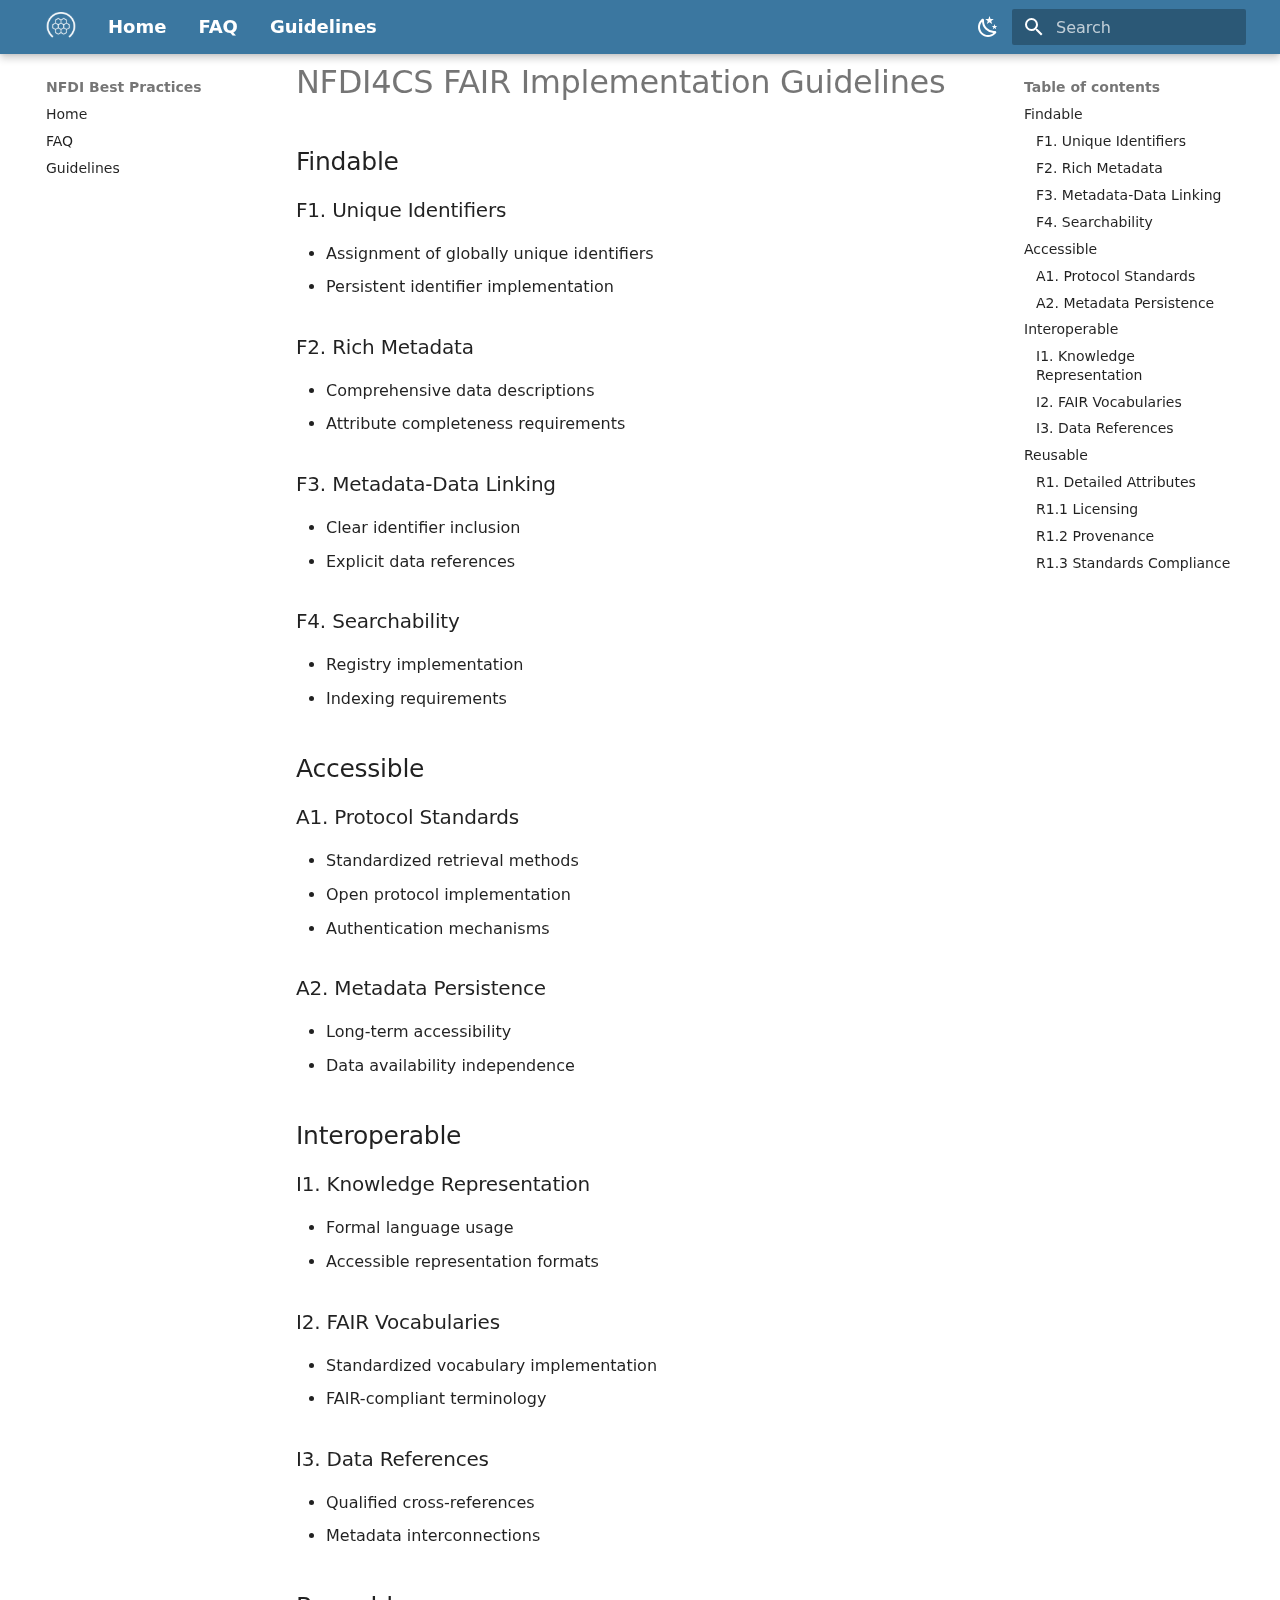
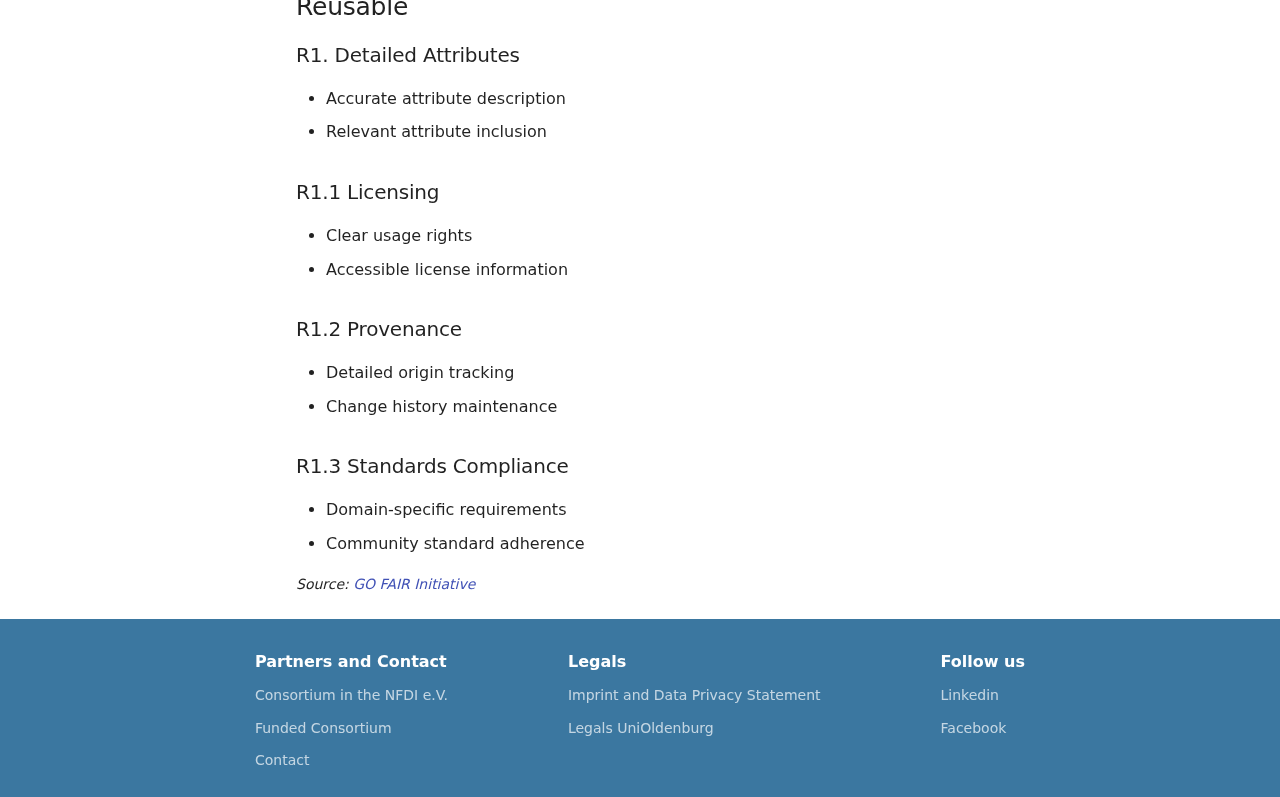
<file: nfdi4cs/index.html>
<!doctype html>
<html lang="en" class="no-js">
  <head>
    
      <meta charset="utf-8">
      <meta name="viewport" content="width=device-width,initial-scale=1">
      
      
      
      
      
      
      <link rel="icon" href="../images/logo/logo.svg">
      <meta name="generator" content="mkdocs-1.6.1, mkdocs-material-9.6.9">
    
    
      
        <title>NFDI4CS FAIR Implementation Guidelines - NFDI Best Practices</title>
      
    
    
      <link rel="stylesheet" href="../assets/stylesheets/main.4af4bdda.min.css">
      
        
        <link rel="stylesheet" href="../assets/stylesheets/palette.06af60db.min.css">
      
      


    
    
      
    
    
      
        
        
        <link rel="preconnect" href="https://fonts.gstatic.com" crossorigin>
        <link rel="stylesheet" href="https://fonts.googleapis.com/css?family=Roboto:300,300i,400,400i,700,700i%7CRoboto+Mono:400,400i,700,700i&display=fallback">
        <style>:root{--md-text-font:"Roboto";--md-code-font:"Roboto Mono"}</style>
      
    
    
      <link rel="stylesheet" href="../stylesheets/extra.css">
    
    <script>__md_scope=new URL("..",location),__md_hash=e=>[...e].reduce(((e,_)=>(e<<5)-e+_.charCodeAt(0)),0),__md_get=(e,_=localStorage,t=__md_scope)=>JSON.parse(_.getItem(t.pathname+"."+e)),__md_set=(e,_,t=localStorage,a=__md_scope)=>{try{t.setItem(a.pathname+"."+e,JSON.stringify(_))}catch(e){}}</script>
    
      

    
    
    
  </head>
  
  
    
    
      
    
    
    
    
    <body dir="ltr" data-md-color-scheme="default" data-md-color-primary="indigo" data-md-color-accent="indigo">
  
    
    <input class="md-toggle" data-md-toggle="drawer" type="checkbox" id="__drawer" autocomplete="off">
    <input class="md-toggle" data-md-toggle="search" type="checkbox" id="__search" autocomplete="off">
    <label class="md-overlay" for="__drawer"></label>
    <div data-md-component="skip">
      
        
        <a href="#nfdi4cs-fair-implementation-guidelines" class="md-skip">
          Skip to content
        </a>
      
    </div>
    <div data-md-component="announce">
      
    </div>
    
    
      

  


<!-- Header -->
<header class="md-header md-header--shadow" data-md-component="header">
  <nav
    class="md-header__inner md-grid"
    aria-label="Header"
  >

    <!-- Link to home -->
    <a
      href=".."
      title="NFDI Best Practices"
      class="md-header__button md-logo"
      aria-label="NFDI Best Practices"
      data-md-component="logo"
    >
      
  <img src="../images/logo/logo.svg" alt="logo">

    </a>


    <label class="md-header__button md-icon" for="__drawer">
      
      <svg xmlns="http://www.w3.org/2000/svg" viewBox="0 0 24 24"><path d="M3 6h18v2H3zm0 5h18v2H3zm0 5h18v2H3z"/></svg>
    </label>

    <div class="md-header__title" data-md-component="header-title">
      <div class="md-header__ellipsis">
        <div class="md-header__topic">
            
              <span style="margin-right: 32px;" class="md-ellipsis">
                <a href="..">Home</a>
              </span>
            
              <span style="margin-right: 32px;" class="md-ellipsis">
                <a href="../faq/">FAQ</a>
              </span>
            
              <span style="margin-right: 32px;" class="md-ellipsis">
                <a href="../guidelines/">Guidelines</a>
              </span>
            
        </div>
        <div class="md-header__topic" data-md-component="header-topic">
            
                <span style="margin-right: 32px;" class="md-ellipsis">
                  <a href="">Home</a>
                </span>
            
                <span style="margin-right: 32px;" class="md-ellipsis">
                  <a href="faq/">FAQ</a>
                </span>
            
                <span style="margin-right: 32px;" class="md-ellipsis">
                  <a href="guidelines/">Guidelines</a>
                </span>
            
        </div>
      </div>
    </div>

    
      
        <form class="md-header__option" data-md-component="palette">
  
    
    
    
    <input class="md-option" data-md-color-media="(prefers-color-scheme: light)" data-md-color-scheme="default" data-md-color-primary="indigo" data-md-color-accent="indigo"  aria-label="Switch to dark mode"  type="radio" name="__palette" id="__palette_0">
    
      <label class="md-header__button md-icon" title="Switch to dark mode" for="__palette_1" hidden>
        <svg xmlns="http://www.w3.org/2000/svg" viewBox="0 0 24 24"><path d="m17.75 4.09-2.53 1.94.91 3.06-2.63-1.81-2.63 1.81.91-3.06-2.53-1.94L12.44 4l1.06-3 1.06 3zm3.5 6.91-1.64 1.25.59 1.98-1.7-1.17-1.7 1.17.59-1.98L15.75 11l2.06-.05L18.5 9l.69 1.95zm-2.28 4.95c.83-.08 1.72 1.1 1.19 1.85-.32.45-.66.87-1.08 1.27C15.17 23 8.84 23 4.94 19.07c-3.91-3.9-3.91-10.24 0-14.14.4-.4.82-.76 1.27-1.08.75-.53 1.93.36 1.85 1.19-.27 2.86.69 5.83 2.89 8.02a9.96 9.96 0 0 0 8.02 2.89m-1.64 2.02a12.08 12.08 0 0 1-7.8-3.47c-2.17-2.19-3.33-5-3.49-7.82-2.81 3.14-2.7 7.96.31 10.98 3.02 3.01 7.84 3.12 10.98.31"/></svg>
      </label>
    
  
    
    
    
    <input class="md-option" data-md-color-media="(prefers-color-scheme: dark)" data-md-color-scheme="slate" data-md-color-primary="indigo" data-md-color-accent="indigo"  aria-label="Switch to light mode"  type="radio" name="__palette" id="__palette_1">
    
      <label class="md-header__button md-icon" title="Switch to light mode" for="__palette_0" hidden>
        <svg xmlns="http://www.w3.org/2000/svg" viewBox="0 0 24 24"><path d="M12 7a5 5 0 0 1 5 5 5 5 0 0 1-5 5 5 5 0 0 1-5-5 5 5 0 0 1 5-5m0 2a3 3 0 0 0-3 3 3 3 0 0 0 3 3 3 3 0 0 0 3-3 3 3 0 0 0-3-3m0-7 2.39 3.42C13.65 5.15 12.84 5 12 5s-1.65.15-2.39.42zM3.34 7l4.16-.35A7.2 7.2 0 0 0 5.94 8.5c-.44.74-.69 1.5-.83 2.29zm.02 10 1.76-3.77a7.131 7.131 0 0 0 2.38 4.14zM20.65 7l-1.77 3.79a7.02 7.02 0 0 0-2.38-4.15zm-.01 10-4.14.36c.59-.51 1.12-1.14 1.54-1.86.42-.73.69-1.5.83-2.29zM12 22l-2.41-3.44c.74.27 1.55.44 2.41.44.82 0 1.63-.17 2.37-.44z"/></svg>
      </label>
    
  
</form>
      
    

    
      <script>var palette=__md_get("__palette");if(palette&&palette.color){if("(prefers-color-scheme)"===palette.color.media){var media=matchMedia("(prefers-color-scheme: light)"),input=document.querySelector(media.matches?"[data-md-color-media='(prefers-color-scheme: light)']":"[data-md-color-media='(prefers-color-scheme: dark)']");palette.color.media=input.getAttribute("data-md-color-media"),palette.color.scheme=input.getAttribute("data-md-color-scheme"),palette.color.primary=input.getAttribute("data-md-color-primary"),palette.color.accent=input.getAttribute("data-md-color-accent")}for(var[key,value]of Object.entries(palette.color))document.body.setAttribute("data-md-color-"+key,value)}</script>
    


    


    
      <label class="md-header__button md-icon" for="__search">
        
        <svg xmlns="http://www.w3.org/2000/svg" viewBox="0 0 24 24"><path d="M9.5 3A6.5 6.5 0 0 1 16 9.5c0 1.61-.59 3.09-1.56 4.23l.27.27h.79l5 5-1.5 1.5-5-5v-.79l-.27-.27A6.52 6.52 0 0 1 9.5 16 6.5 6.5 0 0 1 3 9.5 6.5 6.5 0 0 1 9.5 3m0 2C7 5 5 7 5 9.5S7 14 9.5 14 14 12 14 9.5 12 5 9.5 5"/></svg>
      </label>


      <div class="md-search" data-md-component="search" role="dialog">
  <label class="md-search__overlay" for="__search"></label>
  <div class="md-search__inner" role="search">
    <form class="md-search__form" name="search">
      <input type="text" class="md-search__input" name="query" aria-label="Search" placeholder="Search" autocapitalize="off" autocorrect="off" autocomplete="off" spellcheck="false" data-md-component="search-query" required>
      <label class="md-search__icon md-icon" for="__search">
        
        <svg xmlns="http://www.w3.org/2000/svg" viewBox="0 0 24 24"><path d="M9.5 3A6.5 6.5 0 0 1 16 9.5c0 1.61-.59 3.09-1.56 4.23l.27.27h.79l5 5-1.5 1.5-5-5v-.79l-.27-.27A6.52 6.52 0 0 1 9.5 16 6.5 6.5 0 0 1 3 9.5 6.5 6.5 0 0 1 9.5 3m0 2C7 5 5 7 5 9.5S7 14 9.5 14 14 12 14 9.5 12 5 9.5 5"/></svg>
        
        <svg xmlns="http://www.w3.org/2000/svg" viewBox="0 0 24 24"><path d="M20 11v2H8l5.5 5.5-1.42 1.42L4.16 12l7.92-7.92L13.5 5.5 8 11z"/></svg>
      </label>
      <nav class="md-search__options" aria-label="Search">
        
        <button type="reset" class="md-search__icon md-icon" title="Clear" aria-label="Clear" tabindex="-1">
          
          <svg xmlns="http://www.w3.org/2000/svg" viewBox="0 0 24 24"><path d="M19 6.41 17.59 5 12 10.59 6.41 5 5 6.41 10.59 12 5 17.59 6.41 19 12 13.41 17.59 19 19 17.59 13.41 12z"/></svg>
        </button>
      </nav>
      
    </form>
    <div class="md-search__output">
      <div class="md-search__scrollwrap" tabindex="0" data-md-scrollfix>
        <div class="md-search-result" data-md-component="search-result">
          <div class="md-search-result__meta">
            Initializing search
          </div>
          <ol class="md-search-result__list" role="presentation"></ol>
        </div>
      </div>
    </div>
  </div>
</div>
    


    
  </nav>

  
</header>
    
    <div class="md-container" data-md-component="container">
      
      
        
          
        
      
      <main class="md-main" data-md-component="main">
        <div class="md-main__inner md-grid">
          
            
              
              <div class="md-sidebar md-sidebar--primary" data-md-component="sidebar" data-md-type="navigation" >
                <div class="md-sidebar__scrollwrap">
                  <div class="md-sidebar__inner">
                    



<nav class="md-nav md-nav--primary" aria-label="Navigation" data-md-level="0">
  <label class="md-nav__title" for="__drawer">
    <a href=".." title="NFDI Best Practices" class="md-nav__button md-logo" aria-label="NFDI Best Practices" data-md-component="logo">
      
  <img src="../images/logo/logo.svg" alt="logo">

    </a>
    NFDI Best Practices
  </label>
  
  <ul class="md-nav__list" data-md-scrollfix>
    
      
      
  
  
  
  
    <li class="md-nav__item">
      <a href=".." class="md-nav__link">
        
  
  <span class="md-ellipsis">
    Home
    
  </span>
  

      </a>
    </li>
  

    
      
      
  
  
  
  
    <li class="md-nav__item">
      <a href="../faq/" class="md-nav__link">
        
  
  <span class="md-ellipsis">
    FAQ
    
  </span>
  

      </a>
    </li>
  

    
      
      
  
  
  
  
    <li class="md-nav__item">
      <a href="../guidelines/" class="md-nav__link">
        
  
  <span class="md-ellipsis">
    Guidelines
    
  </span>
  

      </a>
    </li>
  

    
  </ul>
</nav>
                  </div>
                </div>
              </div>
            
            
              
              <div class="md-sidebar md-sidebar--secondary" data-md-component="sidebar" data-md-type="toc" >
                <div class="md-sidebar__scrollwrap">
                  <div class="md-sidebar__inner">
                    

<nav class="md-nav md-nav--secondary" aria-label="Table of contents">
  
  
  
    
  
  
    <label class="md-nav__title" for="__toc">
      <span class="md-nav__icon md-icon"></span>
      Table of contents
    </label>
    <ul class="md-nav__list" data-md-component="toc" data-md-scrollfix>
      
        <li class="md-nav__item">
  <a href="#findable" class="md-nav__link">
    <span class="md-ellipsis">
      Findable
    </span>
  </a>
  
    <nav class="md-nav" aria-label="Findable">
      <ul class="md-nav__list">
        
          <li class="md-nav__item">
  <a href="#f1-unique-identifiers" class="md-nav__link">
    <span class="md-ellipsis">
      F1. Unique Identifiers
    </span>
  </a>
  
</li>
        
          <li class="md-nav__item">
  <a href="#f2-rich-metadata" class="md-nav__link">
    <span class="md-ellipsis">
      F2. Rich Metadata
    </span>
  </a>
  
</li>
        
          <li class="md-nav__item">
  <a href="#f3-metadata-data-linking" class="md-nav__link">
    <span class="md-ellipsis">
      F3. Metadata-Data Linking
    </span>
  </a>
  
</li>
        
          <li class="md-nav__item">
  <a href="#f4-searchability" class="md-nav__link">
    <span class="md-ellipsis">
      F4. Searchability
    </span>
  </a>
  
</li>
        
      </ul>
    </nav>
  
</li>
      
        <li class="md-nav__item">
  <a href="#accessible" class="md-nav__link">
    <span class="md-ellipsis">
      Accessible
    </span>
  </a>
  
    <nav class="md-nav" aria-label="Accessible">
      <ul class="md-nav__list">
        
          <li class="md-nav__item">
  <a href="#a1-protocol-standards" class="md-nav__link">
    <span class="md-ellipsis">
      A1. Protocol Standards
    </span>
  </a>
  
</li>
        
          <li class="md-nav__item">
  <a href="#a2-metadata-persistence" class="md-nav__link">
    <span class="md-ellipsis">
      A2. Metadata Persistence
    </span>
  </a>
  
</li>
        
      </ul>
    </nav>
  
</li>
      
        <li class="md-nav__item">
  <a href="#interoperable" class="md-nav__link">
    <span class="md-ellipsis">
      Interoperable
    </span>
  </a>
  
    <nav class="md-nav" aria-label="Interoperable">
      <ul class="md-nav__list">
        
          <li class="md-nav__item">
  <a href="#i1-knowledge-representation" class="md-nav__link">
    <span class="md-ellipsis">
      I1. Knowledge Representation
    </span>
  </a>
  
</li>
        
          <li class="md-nav__item">
  <a href="#i2-fair-vocabularies" class="md-nav__link">
    <span class="md-ellipsis">
      I2. FAIR Vocabularies
    </span>
  </a>
  
</li>
        
          <li class="md-nav__item">
  <a href="#i3-data-references" class="md-nav__link">
    <span class="md-ellipsis">
      I3. Data References
    </span>
  </a>
  
</li>
        
      </ul>
    </nav>
  
</li>
      
        <li class="md-nav__item">
  <a href="#reusable" class="md-nav__link">
    <span class="md-ellipsis">
      Reusable
    </span>
  </a>
  
    <nav class="md-nav" aria-label="Reusable">
      <ul class="md-nav__list">
        
          <li class="md-nav__item">
  <a href="#r1-detailed-attributes" class="md-nav__link">
    <span class="md-ellipsis">
      R1. Detailed Attributes
    </span>
  </a>
  
</li>
        
          <li class="md-nav__item">
  <a href="#r11-licensing" class="md-nav__link">
    <span class="md-ellipsis">
      R1.1 Licensing
    </span>
  </a>
  
</li>
        
          <li class="md-nav__item">
  <a href="#r12-provenance" class="md-nav__link">
    <span class="md-ellipsis">
      R1.2 Provenance
    </span>
  </a>
  
</li>
        
          <li class="md-nav__item">
  <a href="#r13-standards-compliance" class="md-nav__link">
    <span class="md-ellipsis">
      R1.3 Standards Compliance
    </span>
  </a>
  
</li>
        
      </ul>
    </nav>
  
</li>
      
    </ul>
  
</nav>
                  </div>
                </div>
              </div>
            
          
          
            <div class="md-content" data-md-component="content">
              <article class="md-content__inner md-typeset">
                
                  



<h1 id="nfdi4cs-fair-implementation-guidelines">NFDI4CS FAIR Implementation Guidelines</h1>
<h2 id="findable">Findable</h2>
<h3 id="f1-unique-identifiers">F1. Unique Identifiers</h3>
<ul>
<li>Assignment of globally unique identifiers</li>
<li>Persistent identifier implementation</li>
</ul>
<h3 id="f2-rich-metadata">F2. Rich Metadata</h3>
<ul>
<li>Comprehensive data descriptions</li>
<li>Attribute completeness requirements</li>
</ul>
<h3 id="f3-metadata-data-linking">F3. Metadata-Data Linking</h3>
<ul>
<li>Clear identifier inclusion</li>
<li>Explicit data references</li>
</ul>
<h3 id="f4-searchability">F4. Searchability</h3>
<ul>
<li>Registry implementation</li>
<li>Indexing requirements</li>
</ul>
<h2 id="accessible">Accessible</h2>
<h3 id="a1-protocol-standards">A1. Protocol Standards</h3>
<ul>
<li>Standardized retrieval methods</li>
<li>Open protocol implementation</li>
<li>Authentication mechanisms</li>
</ul>
<h3 id="a2-metadata-persistence">A2. Metadata Persistence</h3>
<ul>
<li>Long-term accessibility</li>
<li>Data availability independence</li>
</ul>
<h2 id="interoperable">Interoperable</h2>
<h3 id="i1-knowledge-representation">I1. Knowledge Representation</h3>
<ul>
<li>Formal language usage</li>
<li>Accessible representation formats</li>
</ul>
<h3 id="i2-fair-vocabularies">I2. FAIR Vocabularies</h3>
<ul>
<li>Standardized vocabulary implementation</li>
<li>FAIR-compliant terminology</li>
</ul>
<h3 id="i3-data-references">I3. Data References</h3>
<ul>
<li>Qualified cross-references</li>
<li>Metadata interconnections</li>
</ul>
<h2 id="reusable">Reusable</h2>
<h3 id="r1-detailed-attributes">R1. Detailed Attributes</h3>
<ul>
<li>Accurate attribute description</li>
<li>Relevant attribute inclusion</li>
</ul>
<h3 id="r11-licensing">R1.1 Licensing</h3>
<ul>
<li>Clear usage rights</li>
<li>Accessible license information</li>
</ul>
<h3 id="r12-provenance">R1.2 Provenance</h3>
<ul>
<li>Detailed origin tracking</li>
<li>Change history maintenance</li>
</ul>
<h3 id="r13-standards-compliance">R1.3 Standards Compliance</h3>
<ul>
<li>Domain-specific requirements</li>
<li>Community standard adherence</li>
</ul>
<p><em>Source: <a href="https://www.go-fair.org/fair-principles/">GO FAIR Initiative</a></em></p>












                
              </article>
            </div>
          
          
<script>var target=document.getElementById(location.hash.slice(1));target&&target.name&&(target.checked=target.name.startsWith("__tabbed_"))</script>
        </div>
        
      </main>
      
        <footer class="md-footer">

    <!-- Link to previous and/or next page -->
    
  
    <!-- Further information -->
    <div class="md-footer-meta md-typeset" style="display: flex; justify-content: center;">
        <div class="footer" style="display: flex; justify-content: center; gap: 100px; margin: 19.5px 0;">
          <div class="footer-section partners-contact">
            <div class="footer-title">Partners and Contact</div>
            <a href="" class="footer-link">Consortium in the NFDI e.V.</a>
            <a href="" class="footer-link">Funded Consortium</a>
            <a href="" class="footer-link">Contact</a>
          </div>
          <div class="footer-section legals">
            <div class="footer-title">Legals</div>
            <a href="" class="footer-link">Imprint and Data Privacy Statement</a>
            <a href="" class="footer-link">Legals UniOldenburg</a>
          </div>
          <div class="footer-section follow-us">
            <div class="footer-title">Follow us</div>
            <a href="" class="footer-link">Linkedin</a>
            <a href="" class="footer-link">Facebook</a>
          </div>
        </div>
        <!-- Social links -->
        
      </div>
    </div>
  </footer>
      
    </div>
    <div class="md-dialog" data-md-component="dialog">
      <div class="md-dialog__inner md-typeset"></div>
    </div>
    
    
    <script id="__config" type="application/json">{"base": "..", "features": [], "search": "../assets/javascripts/workers/search.f8cc74c7.min.js", "translations": {"clipboard.copied": "Copied to clipboard", "clipboard.copy": "Copy to clipboard", "search.result.more.one": "1 more on this page", "search.result.more.other": "# more on this page", "search.result.none": "No matching documents", "search.result.one": "1 matching document", "search.result.other": "# matching documents", "search.result.placeholder": "Type to start searching", "search.result.term.missing": "Missing", "select.version": "Select version"}}</script>
    
    
      <script src="../assets/javascripts/bundle.c8b220af.min.js"></script>
      
    
  </body>
</html>
</file>
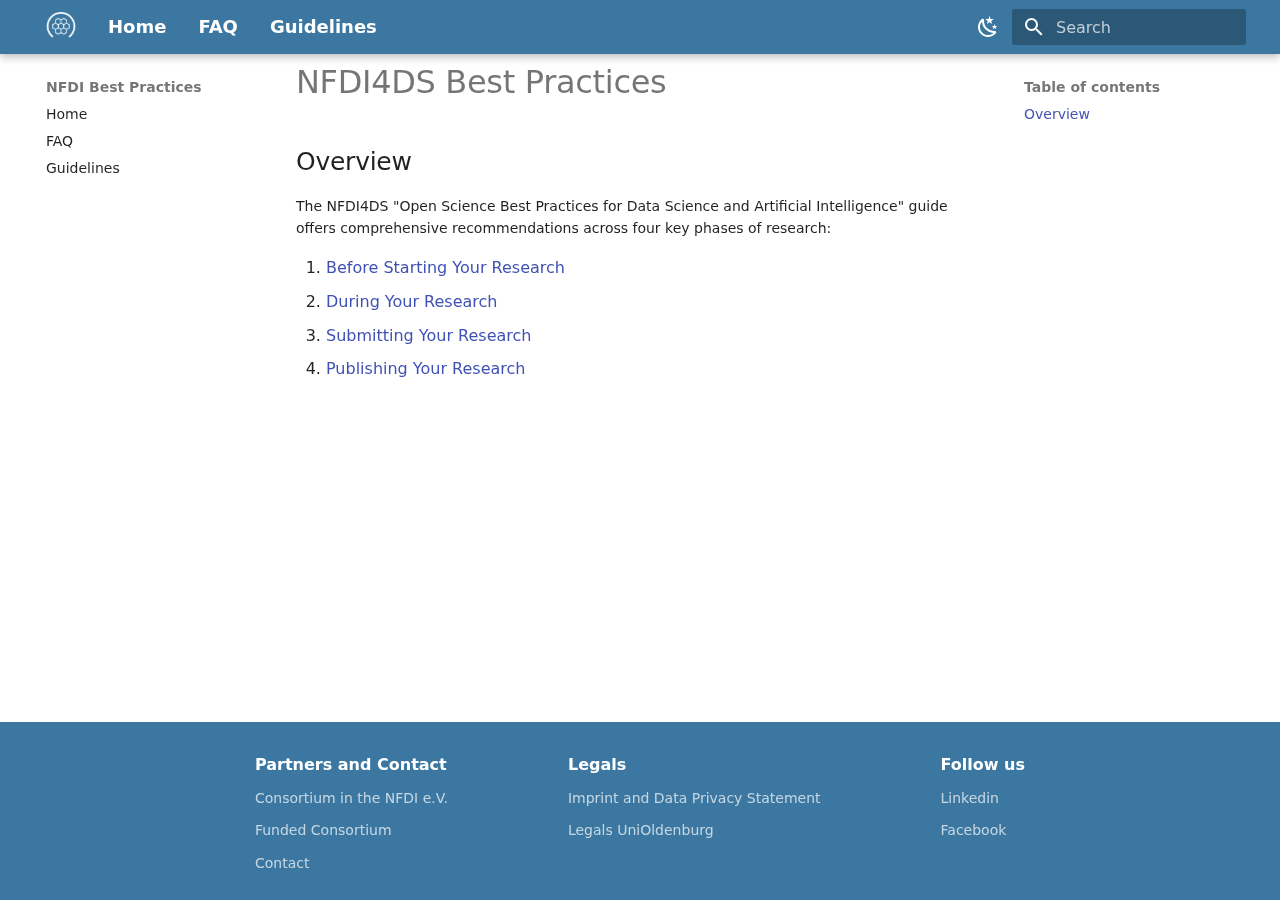
<file: nfdi4ds/index.html>
<!doctype html>
<html lang="en" class="no-js">
  <head>
    
      <meta charset="utf-8">
      <meta name="viewport" content="width=device-width,initial-scale=1">
      
      
      
      
      
      
      <link rel="icon" href="../images/logo/logo.svg">
      <meta name="generator" content="mkdocs-1.6.1, mkdocs-material-9.6.9">
    
    
      
        <title>NFDI4DS Best Practices - NFDI Best Practices</title>
      
    
    
      <link rel="stylesheet" href="../assets/stylesheets/main.4af4bdda.min.css">
      
        
        <link rel="stylesheet" href="../assets/stylesheets/palette.06af60db.min.css">
      
      


    
    
      
    
    
      
        
        
        <link rel="preconnect" href="https://fonts.gstatic.com" crossorigin>
        <link rel="stylesheet" href="https://fonts.googleapis.com/css?family=Roboto:300,300i,400,400i,700,700i%7CRoboto+Mono:400,400i,700,700i&display=fallback">
        <style>:root{--md-text-font:"Roboto";--md-code-font:"Roboto Mono"}</style>
      
    
    
      <link rel="stylesheet" href="../stylesheets/extra.css">
    
    <script>__md_scope=new URL("..",location),__md_hash=e=>[...e].reduce(((e,_)=>(e<<5)-e+_.charCodeAt(0)),0),__md_get=(e,_=localStorage,t=__md_scope)=>JSON.parse(_.getItem(t.pathname+"."+e)),__md_set=(e,_,t=localStorage,a=__md_scope)=>{try{t.setItem(a.pathname+"."+e,JSON.stringify(_))}catch(e){}}</script>
    
      

    
    
    
  </head>
  
  
    
    
      
    
    
    
    
    <body dir="ltr" data-md-color-scheme="default" data-md-color-primary="indigo" data-md-color-accent="indigo">
  
    
    <input class="md-toggle" data-md-toggle="drawer" type="checkbox" id="__drawer" autocomplete="off">
    <input class="md-toggle" data-md-toggle="search" type="checkbox" id="__search" autocomplete="off">
    <label class="md-overlay" for="__drawer"></label>
    <div data-md-component="skip">
      
        
        <a href="#nfdi4ds-best-practices" class="md-skip">
          Skip to content
        </a>
      
    </div>
    <div data-md-component="announce">
      
    </div>
    
    
      

  


<!-- Header -->
<header class="md-header md-header--shadow" data-md-component="header">
  <nav
    class="md-header__inner md-grid"
    aria-label="Header"
  >

    <!-- Link to home -->
    <a
      href=".."
      title="NFDI Best Practices"
      class="md-header__button md-logo"
      aria-label="NFDI Best Practices"
      data-md-component="logo"
    >
      
  <img src="../images/logo/logo.svg" alt="logo">

    </a>


    <label class="md-header__button md-icon" for="__drawer">
      
      <svg xmlns="http://www.w3.org/2000/svg" viewBox="0 0 24 24"><path d="M3 6h18v2H3zm0 5h18v2H3zm0 5h18v2H3z"/></svg>
    </label>

    <div class="md-header__title" data-md-component="header-title">
      <div class="md-header__ellipsis">
        <div class="md-header__topic">
            
              <span style="margin-right: 32px;" class="md-ellipsis">
                <a href="..">Home</a>
              </span>
            
              <span style="margin-right: 32px;" class="md-ellipsis">
                <a href="../faq/">FAQ</a>
              </span>
            
              <span style="margin-right: 32px;" class="md-ellipsis">
                <a href="../guidelines/">Guidelines</a>
              </span>
            
        </div>
        <div class="md-header__topic" data-md-component="header-topic">
            
                <span style="margin-right: 32px;" class="md-ellipsis">
                  <a href="">Home</a>
                </span>
            
                <span style="margin-right: 32px;" class="md-ellipsis">
                  <a href="faq/">FAQ</a>
                </span>
            
                <span style="margin-right: 32px;" class="md-ellipsis">
                  <a href="guidelines/">Guidelines</a>
                </span>
            
        </div>
      </div>
    </div>

    
      
        <form class="md-header__option" data-md-component="palette">
  
    
    
    
    <input class="md-option" data-md-color-media="(prefers-color-scheme: light)" data-md-color-scheme="default" data-md-color-primary="indigo" data-md-color-accent="indigo"  aria-label="Switch to dark mode"  type="radio" name="__palette" id="__palette_0">
    
      <label class="md-header__button md-icon" title="Switch to dark mode" for="__palette_1" hidden>
        <svg xmlns="http://www.w3.org/2000/svg" viewBox="0 0 24 24"><path d="m17.75 4.09-2.53 1.94.91 3.06-2.63-1.81-2.63 1.81.91-3.06-2.53-1.94L12.44 4l1.06-3 1.06 3zm3.5 6.91-1.64 1.25.59 1.98-1.7-1.17-1.7 1.17.59-1.98L15.75 11l2.06-.05L18.5 9l.69 1.95zm-2.28 4.95c.83-.08 1.72 1.1 1.19 1.85-.32.45-.66.87-1.08 1.27C15.17 23 8.84 23 4.94 19.07c-3.91-3.9-3.91-10.24 0-14.14.4-.4.82-.76 1.27-1.08.75-.53 1.93.36 1.85 1.19-.27 2.86.69 5.83 2.89 8.02a9.96 9.96 0 0 0 8.02 2.89m-1.64 2.02a12.08 12.08 0 0 1-7.8-3.47c-2.17-2.19-3.33-5-3.49-7.82-2.81 3.14-2.7 7.96.31 10.98 3.02 3.01 7.84 3.12 10.98.31"/></svg>
      </label>
    
  
    
    
    
    <input class="md-option" data-md-color-media="(prefers-color-scheme: dark)" data-md-color-scheme="slate" data-md-color-primary="indigo" data-md-color-accent="indigo"  aria-label="Switch to light mode"  type="radio" name="__palette" id="__palette_1">
    
      <label class="md-header__button md-icon" title="Switch to light mode" for="__palette_0" hidden>
        <svg xmlns="http://www.w3.org/2000/svg" viewBox="0 0 24 24"><path d="M12 7a5 5 0 0 1 5 5 5 5 0 0 1-5 5 5 5 0 0 1-5-5 5 5 0 0 1 5-5m0 2a3 3 0 0 0-3 3 3 3 0 0 0 3 3 3 3 0 0 0 3-3 3 3 0 0 0-3-3m0-7 2.39 3.42C13.65 5.15 12.84 5 12 5s-1.65.15-2.39.42zM3.34 7l4.16-.35A7.2 7.2 0 0 0 5.94 8.5c-.44.74-.69 1.5-.83 2.29zm.02 10 1.76-3.77a7.131 7.131 0 0 0 2.38 4.14zM20.65 7l-1.77 3.79a7.02 7.02 0 0 0-2.38-4.15zm-.01 10-4.14.36c.59-.51 1.12-1.14 1.54-1.86.42-.73.69-1.5.83-2.29zM12 22l-2.41-3.44c.74.27 1.55.44 2.41.44.82 0 1.63-.17 2.37-.44z"/></svg>
      </label>
    
  
</form>
      
    

    
      <script>var palette=__md_get("__palette");if(palette&&palette.color){if("(prefers-color-scheme)"===palette.color.media){var media=matchMedia("(prefers-color-scheme: light)"),input=document.querySelector(media.matches?"[data-md-color-media='(prefers-color-scheme: light)']":"[data-md-color-media='(prefers-color-scheme: dark)']");palette.color.media=input.getAttribute("data-md-color-media"),palette.color.scheme=input.getAttribute("data-md-color-scheme"),palette.color.primary=input.getAttribute("data-md-color-primary"),palette.color.accent=input.getAttribute("data-md-color-accent")}for(var[key,value]of Object.entries(palette.color))document.body.setAttribute("data-md-color-"+key,value)}</script>
    


    


    
      <label class="md-header__button md-icon" for="__search">
        
        <svg xmlns="http://www.w3.org/2000/svg" viewBox="0 0 24 24"><path d="M9.5 3A6.5 6.5 0 0 1 16 9.5c0 1.61-.59 3.09-1.56 4.23l.27.27h.79l5 5-1.5 1.5-5-5v-.79l-.27-.27A6.52 6.52 0 0 1 9.5 16 6.5 6.5 0 0 1 3 9.5 6.5 6.5 0 0 1 9.5 3m0 2C7 5 5 7 5 9.5S7 14 9.5 14 14 12 14 9.5 12 5 9.5 5"/></svg>
      </label>


      <div class="md-search" data-md-component="search" role="dialog">
  <label class="md-search__overlay" for="__search"></label>
  <div class="md-search__inner" role="search">
    <form class="md-search__form" name="search">
      <input type="text" class="md-search__input" name="query" aria-label="Search" placeholder="Search" autocapitalize="off" autocorrect="off" autocomplete="off" spellcheck="false" data-md-component="search-query" required>
      <label class="md-search__icon md-icon" for="__search">
        
        <svg xmlns="http://www.w3.org/2000/svg" viewBox="0 0 24 24"><path d="M9.5 3A6.5 6.5 0 0 1 16 9.5c0 1.61-.59 3.09-1.56 4.23l.27.27h.79l5 5-1.5 1.5-5-5v-.79l-.27-.27A6.52 6.52 0 0 1 9.5 16 6.5 6.5 0 0 1 3 9.5 6.5 6.5 0 0 1 9.5 3m0 2C7 5 5 7 5 9.5S7 14 9.5 14 14 12 14 9.5 12 5 9.5 5"/></svg>
        
        <svg xmlns="http://www.w3.org/2000/svg" viewBox="0 0 24 24"><path d="M20 11v2H8l5.5 5.5-1.42 1.42L4.16 12l7.92-7.92L13.5 5.5 8 11z"/></svg>
      </label>
      <nav class="md-search__options" aria-label="Search">
        
        <button type="reset" class="md-search__icon md-icon" title="Clear" aria-label="Clear" tabindex="-1">
          
          <svg xmlns="http://www.w3.org/2000/svg" viewBox="0 0 24 24"><path d="M19 6.41 17.59 5 12 10.59 6.41 5 5 6.41 10.59 12 5 17.59 6.41 19 12 13.41 17.59 19 19 17.59 13.41 12z"/></svg>
        </button>
      </nav>
      
    </form>
    <div class="md-search__output">
      <div class="md-search__scrollwrap" tabindex="0" data-md-scrollfix>
        <div class="md-search-result" data-md-component="search-result">
          <div class="md-search-result__meta">
            Initializing search
          </div>
          <ol class="md-search-result__list" role="presentation"></ol>
        </div>
      </div>
    </div>
  </div>
</div>
    


    
  </nav>

  
</header>
    
    <div class="md-container" data-md-component="container">
      
      
        
          
        
      
      <main class="md-main" data-md-component="main">
        <div class="md-main__inner md-grid">
          
            
              
              <div class="md-sidebar md-sidebar--primary" data-md-component="sidebar" data-md-type="navigation" >
                <div class="md-sidebar__scrollwrap">
                  <div class="md-sidebar__inner">
                    



<nav class="md-nav md-nav--primary" aria-label="Navigation" data-md-level="0">
  <label class="md-nav__title" for="__drawer">
    <a href=".." title="NFDI Best Practices" class="md-nav__button md-logo" aria-label="NFDI Best Practices" data-md-component="logo">
      
  <img src="../images/logo/logo.svg" alt="logo">

    </a>
    NFDI Best Practices
  </label>
  
  <ul class="md-nav__list" data-md-scrollfix>
    
      
      
  
  
  
  
    <li class="md-nav__item">
      <a href=".." class="md-nav__link">
        
  
  <span class="md-ellipsis">
    Home
    
  </span>
  

      </a>
    </li>
  

    
      
      
  
  
  
  
    <li class="md-nav__item">
      <a href="../faq/" class="md-nav__link">
        
  
  <span class="md-ellipsis">
    FAQ
    
  </span>
  

      </a>
    </li>
  

    
      
      
  
  
  
  
    <li class="md-nav__item">
      <a href="../guidelines/" class="md-nav__link">
        
  
  <span class="md-ellipsis">
    Guidelines
    
  </span>
  

      </a>
    </li>
  

    
  </ul>
</nav>
                  </div>
                </div>
              </div>
            
            
              
              <div class="md-sidebar md-sidebar--secondary" data-md-component="sidebar" data-md-type="toc" >
                <div class="md-sidebar__scrollwrap">
                  <div class="md-sidebar__inner">
                    

<nav class="md-nav md-nav--secondary" aria-label="Table of contents">
  
  
  
    
  
  
    <label class="md-nav__title" for="__toc">
      <span class="md-nav__icon md-icon"></span>
      Table of contents
    </label>
    <ul class="md-nav__list" data-md-component="toc" data-md-scrollfix>
      
        <li class="md-nav__item">
  <a href="#overview" class="md-nav__link">
    <span class="md-ellipsis">
      Overview
    </span>
  </a>
  
</li>
      
    </ul>
  
</nav>
                  </div>
                </div>
              </div>
            
          
          
            <div class="md-content" data-md-component="content">
              <article class="md-content__inner md-typeset">
                
                  



<h1 id="nfdi4ds-best-practices">NFDI4DS Best Practices</h1>
<h2 id="overview">Overview</h2>
<p>The NFDI4DS "Open Science Best Practices for Data Science and Artificial Intelligence" guide offers comprehensive recommendations across four key phases of research:</p>
<ol>
<li><a href="before/">Before Starting Your Research</a></li>
<li><a href="during/">During Your Research</a></li>
<li><a href="submitting/">Submitting Your Research</a></li>
<li><a href="publishing/">Publishing Your Research</a></li>
</ol>












                
              </article>
            </div>
          
          
<script>var target=document.getElementById(location.hash.slice(1));target&&target.name&&(target.checked=target.name.startsWith("__tabbed_"))</script>
        </div>
        
      </main>
      
        <footer class="md-footer">

    <!-- Link to previous and/or next page -->
    
  
    <!-- Further information -->
    <div class="md-footer-meta md-typeset" style="display: flex; justify-content: center;">
        <div class="footer" style="display: flex; justify-content: center; gap: 100px; margin: 19.5px 0;">
          <div class="footer-section partners-contact">
            <div class="footer-title">Partners and Contact</div>
            <a href="" class="footer-link">Consortium in the NFDI e.V.</a>
            <a href="" class="footer-link">Funded Consortium</a>
            <a href="" class="footer-link">Contact</a>
          </div>
          <div class="footer-section legals">
            <div class="footer-title">Legals</div>
            <a href="" class="footer-link">Imprint and Data Privacy Statement</a>
            <a href="" class="footer-link">Legals UniOldenburg</a>
          </div>
          <div class="footer-section follow-us">
            <div class="footer-title">Follow us</div>
            <a href="" class="footer-link">Linkedin</a>
            <a href="" class="footer-link">Facebook</a>
          </div>
        </div>
        <!-- Social links -->
        
      </div>
    </div>
  </footer>
      
    </div>
    <div class="md-dialog" data-md-component="dialog">
      <div class="md-dialog__inner md-typeset"></div>
    </div>
    
    
    <script id="__config" type="application/json">{"base": "..", "features": [], "search": "../assets/javascripts/workers/search.f8cc74c7.min.js", "translations": {"clipboard.copied": "Copied to clipboard", "clipboard.copy": "Copy to clipboard", "search.result.more.one": "1 more on this page", "search.result.more.other": "# more on this page", "search.result.none": "No matching documents", "search.result.one": "1 matching document", "search.result.other": "# matching documents", "search.result.placeholder": "Type to start searching", "search.result.term.missing": "Missing", "select.version": "Select version"}}</script>
    
    
      <script src="../assets/javascripts/bundle.c8b220af.min.js"></script>
      
    
  </body>
</html>
</file>
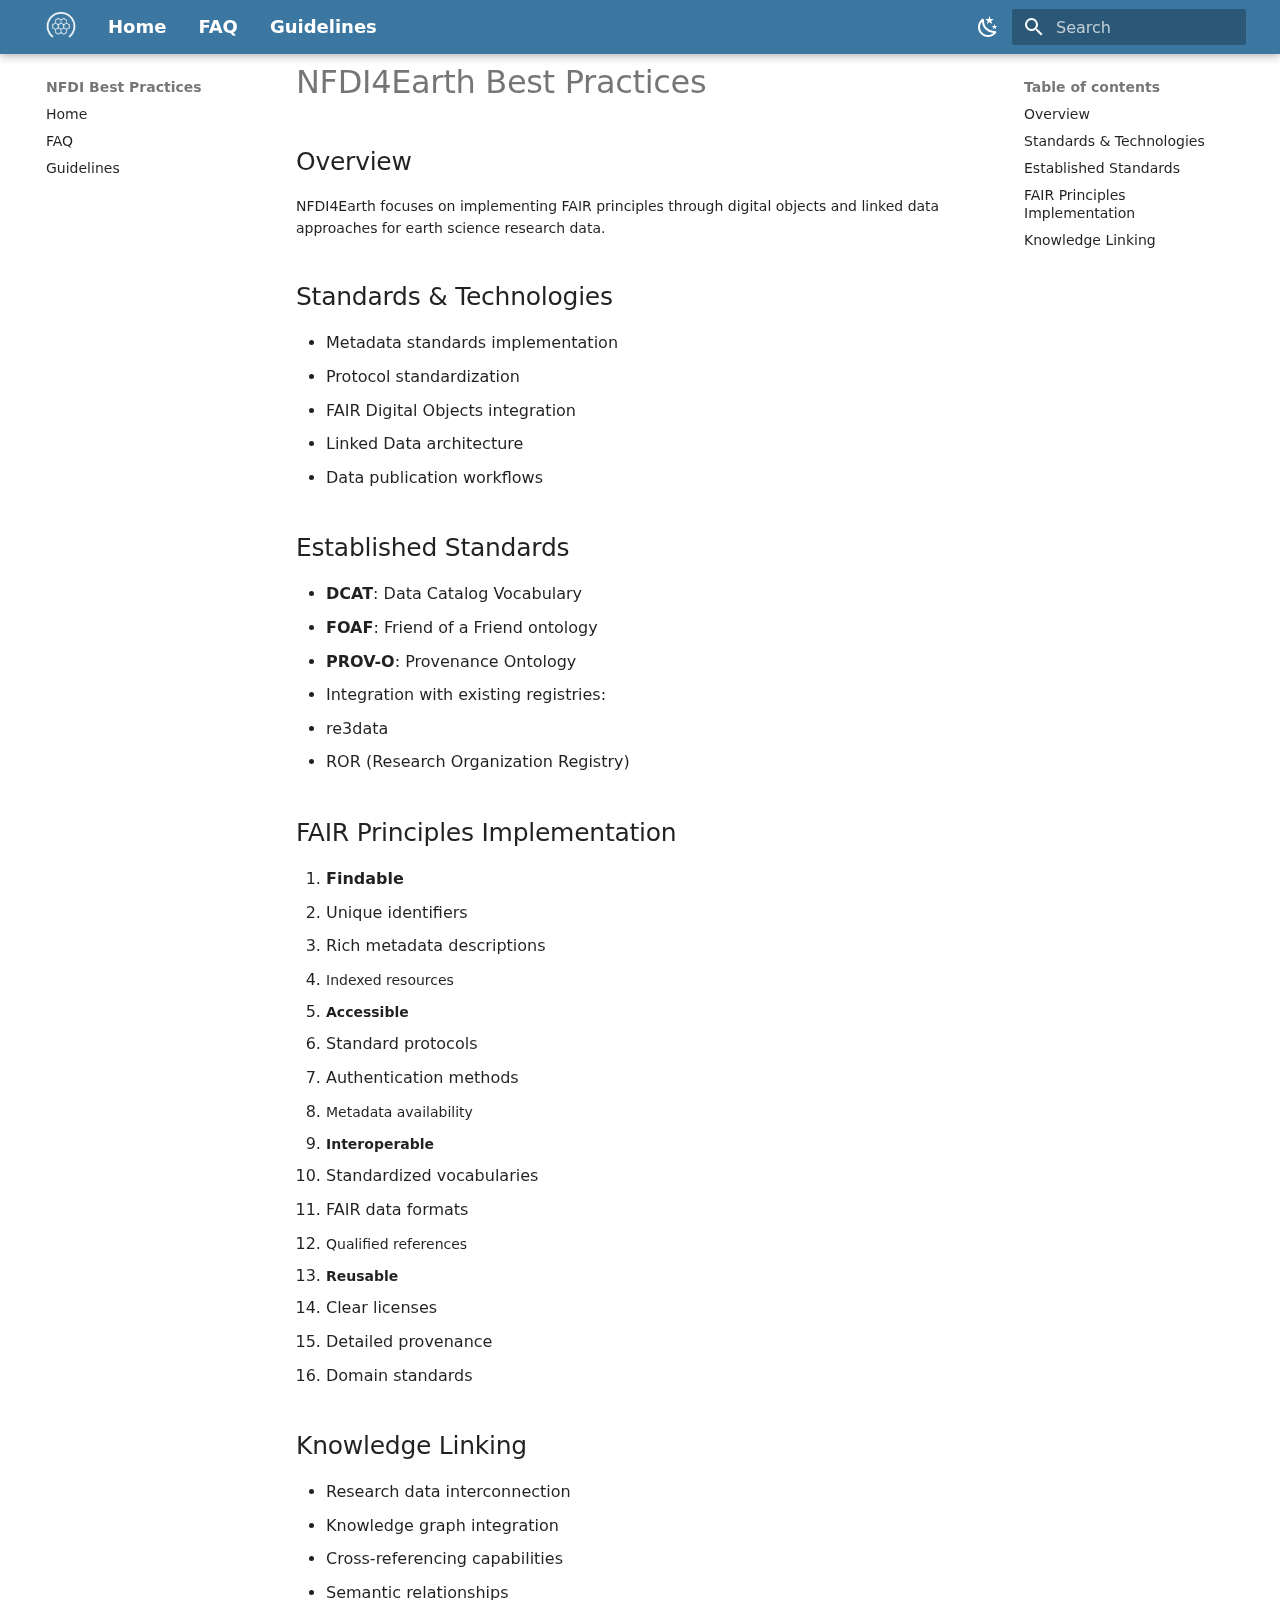
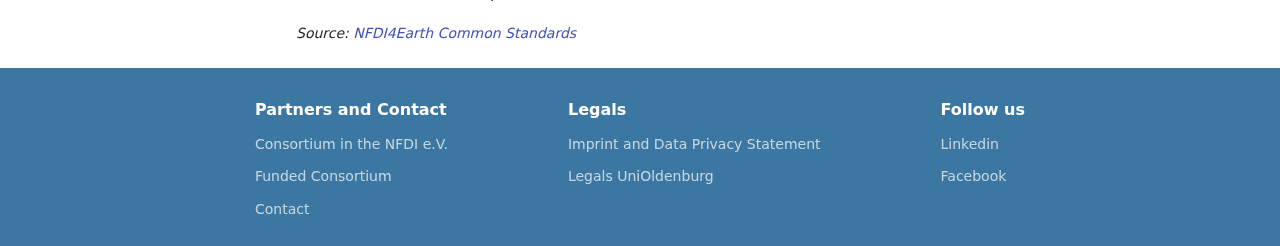
<file: nfdi4earth/index.html>
<!doctype html>
<html lang="en" class="no-js">
  <head>
    
      <meta charset="utf-8">
      <meta name="viewport" content="width=device-width,initial-scale=1">
      
      
      
      
      
      
      <link rel="icon" href="../images/logo/logo.svg">
      <meta name="generator" content="mkdocs-1.6.1, mkdocs-material-9.6.9">
    
    
      
        <title>NFDI4Earth Best Practices - NFDI Best Practices</title>
      
    
    
      <link rel="stylesheet" href="../assets/stylesheets/main.4af4bdda.min.css">
      
        
        <link rel="stylesheet" href="../assets/stylesheets/palette.06af60db.min.css">
      
      


    
    
      
    
    
      
        
        
        <link rel="preconnect" href="https://fonts.gstatic.com" crossorigin>
        <link rel="stylesheet" href="https://fonts.googleapis.com/css?family=Roboto:300,300i,400,400i,700,700i%7CRoboto+Mono:400,400i,700,700i&display=fallback">
        <style>:root{--md-text-font:"Roboto";--md-code-font:"Roboto Mono"}</style>
      
    
    
      <link rel="stylesheet" href="../stylesheets/extra.css">
    
    <script>__md_scope=new URL("..",location),__md_hash=e=>[...e].reduce(((e,_)=>(e<<5)-e+_.charCodeAt(0)),0),__md_get=(e,_=localStorage,t=__md_scope)=>JSON.parse(_.getItem(t.pathname+"."+e)),__md_set=(e,_,t=localStorage,a=__md_scope)=>{try{t.setItem(a.pathname+"."+e,JSON.stringify(_))}catch(e){}}</script>
    
      

    
    
    
  </head>
  
  
    
    
      
    
    
    
    
    <body dir="ltr" data-md-color-scheme="default" data-md-color-primary="indigo" data-md-color-accent="indigo">
  
    
    <input class="md-toggle" data-md-toggle="drawer" type="checkbox" id="__drawer" autocomplete="off">
    <input class="md-toggle" data-md-toggle="search" type="checkbox" id="__search" autocomplete="off">
    <label class="md-overlay" for="__drawer"></label>
    <div data-md-component="skip">
      
        
        <a href="#nfdi4earth-best-practices" class="md-skip">
          Skip to content
        </a>
      
    </div>
    <div data-md-component="announce">
      
    </div>
    
    
      

  


<!-- Header -->
<header class="md-header md-header--shadow" data-md-component="header">
  <nav
    class="md-header__inner md-grid"
    aria-label="Header"
  >

    <!-- Link to home -->
    <a
      href=".."
      title="NFDI Best Practices"
      class="md-header__button md-logo"
      aria-label="NFDI Best Practices"
      data-md-component="logo"
    >
      
  <img src="../images/logo/logo.svg" alt="logo">

    </a>


    <label class="md-header__button md-icon" for="__drawer">
      
      <svg xmlns="http://www.w3.org/2000/svg" viewBox="0 0 24 24"><path d="M3 6h18v2H3zm0 5h18v2H3zm0 5h18v2H3z"/></svg>
    </label>

    <div class="md-header__title" data-md-component="header-title">
      <div class="md-header__ellipsis">
        <div class="md-header__topic">
            
              <span style="margin-right: 32px;" class="md-ellipsis">
                <a href="..">Home</a>
              </span>
            
              <span style="margin-right: 32px;" class="md-ellipsis">
                <a href="../faq/">FAQ</a>
              </span>
            
              <span style="margin-right: 32px;" class="md-ellipsis">
                <a href="../guidelines/">Guidelines</a>
              </span>
            
        </div>
        <div class="md-header__topic" data-md-component="header-topic">
            
                <span style="margin-right: 32px;" class="md-ellipsis">
                  <a href="">Home</a>
                </span>
            
                <span style="margin-right: 32px;" class="md-ellipsis">
                  <a href="faq/">FAQ</a>
                </span>
            
                <span style="margin-right: 32px;" class="md-ellipsis">
                  <a href="guidelines/">Guidelines</a>
                </span>
            
        </div>
      </div>
    </div>

    
      
        <form class="md-header__option" data-md-component="palette">
  
    
    
    
    <input class="md-option" data-md-color-media="(prefers-color-scheme: light)" data-md-color-scheme="default" data-md-color-primary="indigo" data-md-color-accent="indigo"  aria-label="Switch to dark mode"  type="radio" name="__palette" id="__palette_0">
    
      <label class="md-header__button md-icon" title="Switch to dark mode" for="__palette_1" hidden>
        <svg xmlns="http://www.w3.org/2000/svg" viewBox="0 0 24 24"><path d="m17.75 4.09-2.53 1.94.91 3.06-2.63-1.81-2.63 1.81.91-3.06-2.53-1.94L12.44 4l1.06-3 1.06 3zm3.5 6.91-1.64 1.25.59 1.98-1.7-1.17-1.7 1.17.59-1.98L15.75 11l2.06-.05L18.5 9l.69 1.95zm-2.28 4.95c.83-.08 1.72 1.1 1.19 1.85-.32.45-.66.87-1.08 1.27C15.17 23 8.84 23 4.94 19.07c-3.91-3.9-3.91-10.24 0-14.14.4-.4.82-.76 1.27-1.08.75-.53 1.93.36 1.85 1.19-.27 2.86.69 5.83 2.89 8.02a9.96 9.96 0 0 0 8.02 2.89m-1.64 2.02a12.08 12.08 0 0 1-7.8-3.47c-2.17-2.19-3.33-5-3.49-7.82-2.81 3.14-2.7 7.96.31 10.98 3.02 3.01 7.84 3.12 10.98.31"/></svg>
      </label>
    
  
    
    
    
    <input class="md-option" data-md-color-media="(prefers-color-scheme: dark)" data-md-color-scheme="slate" data-md-color-primary="indigo" data-md-color-accent="indigo"  aria-label="Switch to light mode"  type="radio" name="__palette" id="__palette_1">
    
      <label class="md-header__button md-icon" title="Switch to light mode" for="__palette_0" hidden>
        <svg xmlns="http://www.w3.org/2000/svg" viewBox="0 0 24 24"><path d="M12 7a5 5 0 0 1 5 5 5 5 0 0 1-5 5 5 5 0 0 1-5-5 5 5 0 0 1 5-5m0 2a3 3 0 0 0-3 3 3 3 0 0 0 3 3 3 3 0 0 0 3-3 3 3 0 0 0-3-3m0-7 2.39 3.42C13.65 5.15 12.84 5 12 5s-1.65.15-2.39.42zM3.34 7l4.16-.35A7.2 7.2 0 0 0 5.94 8.5c-.44.74-.69 1.5-.83 2.29zm.02 10 1.76-3.77a7.131 7.131 0 0 0 2.38 4.14zM20.65 7l-1.77 3.79a7.02 7.02 0 0 0-2.38-4.15zm-.01 10-4.14.36c.59-.51 1.12-1.14 1.54-1.86.42-.73.69-1.5.83-2.29zM12 22l-2.41-3.44c.74.27 1.55.44 2.41.44.82 0 1.63-.17 2.37-.44z"/></svg>
      </label>
    
  
</form>
      
    

    
      <script>var palette=__md_get("__palette");if(palette&&palette.color){if("(prefers-color-scheme)"===palette.color.media){var media=matchMedia("(prefers-color-scheme: light)"),input=document.querySelector(media.matches?"[data-md-color-media='(prefers-color-scheme: light)']":"[data-md-color-media='(prefers-color-scheme: dark)']");palette.color.media=input.getAttribute("data-md-color-media"),palette.color.scheme=input.getAttribute("data-md-color-scheme"),palette.color.primary=input.getAttribute("data-md-color-primary"),palette.color.accent=input.getAttribute("data-md-color-accent")}for(var[key,value]of Object.entries(palette.color))document.body.setAttribute("data-md-color-"+key,value)}</script>
    


    


    
      <label class="md-header__button md-icon" for="__search">
        
        <svg xmlns="http://www.w3.org/2000/svg" viewBox="0 0 24 24"><path d="M9.5 3A6.5 6.5 0 0 1 16 9.5c0 1.61-.59 3.09-1.56 4.23l.27.27h.79l5 5-1.5 1.5-5-5v-.79l-.27-.27A6.52 6.52 0 0 1 9.5 16 6.5 6.5 0 0 1 3 9.5 6.5 6.5 0 0 1 9.5 3m0 2C7 5 5 7 5 9.5S7 14 9.5 14 14 12 14 9.5 12 5 9.5 5"/></svg>
      </label>


      <div class="md-search" data-md-component="search" role="dialog">
  <label class="md-search__overlay" for="__search"></label>
  <div class="md-search__inner" role="search">
    <form class="md-search__form" name="search">
      <input type="text" class="md-search__input" name="query" aria-label="Search" placeholder="Search" autocapitalize="off" autocorrect="off" autocomplete="off" spellcheck="false" data-md-component="search-query" required>
      <label class="md-search__icon md-icon" for="__search">
        
        <svg xmlns="http://www.w3.org/2000/svg" viewBox="0 0 24 24"><path d="M9.5 3A6.5 6.5 0 0 1 16 9.5c0 1.61-.59 3.09-1.56 4.23l.27.27h.79l5 5-1.5 1.5-5-5v-.79l-.27-.27A6.52 6.52 0 0 1 9.5 16 6.5 6.5 0 0 1 3 9.5 6.5 6.5 0 0 1 9.5 3m0 2C7 5 5 7 5 9.5S7 14 9.5 14 14 12 14 9.5 12 5 9.5 5"/></svg>
        
        <svg xmlns="http://www.w3.org/2000/svg" viewBox="0 0 24 24"><path d="M20 11v2H8l5.5 5.5-1.42 1.42L4.16 12l7.92-7.92L13.5 5.5 8 11z"/></svg>
      </label>
      <nav class="md-search__options" aria-label="Search">
        
        <button type="reset" class="md-search__icon md-icon" title="Clear" aria-label="Clear" tabindex="-1">
          
          <svg xmlns="http://www.w3.org/2000/svg" viewBox="0 0 24 24"><path d="M19 6.41 17.59 5 12 10.59 6.41 5 5 6.41 10.59 12 5 17.59 6.41 19 12 13.41 17.59 19 19 17.59 13.41 12z"/></svg>
        </button>
      </nav>
      
    </form>
    <div class="md-search__output">
      <div class="md-search__scrollwrap" tabindex="0" data-md-scrollfix>
        <div class="md-search-result" data-md-component="search-result">
          <div class="md-search-result__meta">
            Initializing search
          </div>
          <ol class="md-search-result__list" role="presentation"></ol>
        </div>
      </div>
    </div>
  </div>
</div>
    


    
  </nav>

  
</header>
    
    <div class="md-container" data-md-component="container">
      
      
        
          
        
      
      <main class="md-main" data-md-component="main">
        <div class="md-main__inner md-grid">
          
            
              
              <div class="md-sidebar md-sidebar--primary" data-md-component="sidebar" data-md-type="navigation" >
                <div class="md-sidebar__scrollwrap">
                  <div class="md-sidebar__inner">
                    



<nav class="md-nav md-nav--primary" aria-label="Navigation" data-md-level="0">
  <label class="md-nav__title" for="__drawer">
    <a href=".." title="NFDI Best Practices" class="md-nav__button md-logo" aria-label="NFDI Best Practices" data-md-component="logo">
      
  <img src="../images/logo/logo.svg" alt="logo">

    </a>
    NFDI Best Practices
  </label>
  
  <ul class="md-nav__list" data-md-scrollfix>
    
      
      
  
  
  
  
    <li class="md-nav__item">
      <a href=".." class="md-nav__link">
        
  
  <span class="md-ellipsis">
    Home
    
  </span>
  

      </a>
    </li>
  

    
      
      
  
  
  
  
    <li class="md-nav__item">
      <a href="../faq/" class="md-nav__link">
        
  
  <span class="md-ellipsis">
    FAQ
    
  </span>
  

      </a>
    </li>
  

    
      
      
  
  
  
  
    <li class="md-nav__item">
      <a href="../guidelines/" class="md-nav__link">
        
  
  <span class="md-ellipsis">
    Guidelines
    
  </span>
  

      </a>
    </li>
  

    
  </ul>
</nav>
                  </div>
                </div>
              </div>
            
            
              
              <div class="md-sidebar md-sidebar--secondary" data-md-component="sidebar" data-md-type="toc" >
                <div class="md-sidebar__scrollwrap">
                  <div class="md-sidebar__inner">
                    

<nav class="md-nav md-nav--secondary" aria-label="Table of contents">
  
  
  
    
  
  
    <label class="md-nav__title" for="__toc">
      <span class="md-nav__icon md-icon"></span>
      Table of contents
    </label>
    <ul class="md-nav__list" data-md-component="toc" data-md-scrollfix>
      
        <li class="md-nav__item">
  <a href="#overview" class="md-nav__link">
    <span class="md-ellipsis">
      Overview
    </span>
  </a>
  
</li>
      
        <li class="md-nav__item">
  <a href="#standards-technologies" class="md-nav__link">
    <span class="md-ellipsis">
      Standards &amp; Technologies
    </span>
  </a>
  
</li>
      
        <li class="md-nav__item">
  <a href="#established-standards" class="md-nav__link">
    <span class="md-ellipsis">
      Established Standards
    </span>
  </a>
  
</li>
      
        <li class="md-nav__item">
  <a href="#fair-principles-implementation" class="md-nav__link">
    <span class="md-ellipsis">
      FAIR Principles Implementation
    </span>
  </a>
  
</li>
      
        <li class="md-nav__item">
  <a href="#knowledge-linking" class="md-nav__link">
    <span class="md-ellipsis">
      Knowledge Linking
    </span>
  </a>
  
</li>
      
    </ul>
  
</nav>
                  </div>
                </div>
              </div>
            
          
          
            <div class="md-content" data-md-component="content">
              <article class="md-content__inner md-typeset">
                
                  



<h1 id="nfdi4earth-best-practices">NFDI4Earth Best Practices</h1>
<h2 id="overview">Overview</h2>
<p>NFDI4Earth focuses on implementing FAIR principles through digital objects and linked data approaches for earth science research data.</p>
<h2 id="standards-technologies">Standards &amp; Technologies</h2>
<ul>
<li>Metadata standards implementation</li>
<li>Protocol standardization</li>
<li>FAIR Digital Objects integration</li>
<li>Linked Data architecture</li>
<li>Data publication workflows</li>
</ul>
<h2 id="established-standards">Established Standards</h2>
<ul>
<li><strong>DCAT</strong>: Data Catalog Vocabulary</li>
<li><strong>FOAF</strong>: Friend of a Friend ontology</li>
<li><strong>PROV-O</strong>: Provenance Ontology</li>
<li>Integration with existing registries:</li>
<li>re3data</li>
<li>ROR (Research Organization Registry)</li>
</ul>
<h2 id="fair-principles-implementation">FAIR Principles Implementation</h2>
<ol>
<li><strong>Findable</strong></li>
<li>Unique identifiers</li>
<li>Rich metadata descriptions</li>
<li>
<p>Indexed resources</p>
</li>
<li>
<p><strong>Accessible</strong></p>
</li>
<li>Standard protocols</li>
<li>Authentication methods</li>
<li>
<p>Metadata availability</p>
</li>
<li>
<p><strong>Interoperable</strong></p>
</li>
<li>Standardized vocabularies</li>
<li>FAIR data formats</li>
<li>
<p>Qualified references</p>
</li>
<li>
<p><strong>Reusable</strong></p>
</li>
<li>Clear licenses</li>
<li>Detailed provenance</li>
<li>Domain standards</li>
</ol>
<h2 id="knowledge-linking">Knowledge Linking</h2>
<ul>
<li>Research data interconnection</li>
<li>Knowledge graph integration</li>
<li>Cross-referencing capabilities</li>
<li>Semantic relationships</li>
</ul>
<p><em>Source: <a href="https://nfdi4earth.de/2interoperate/common-standards">NFDI4Earth Common Standards</a></em></p>












                
              </article>
            </div>
          
          
<script>var target=document.getElementById(location.hash.slice(1));target&&target.name&&(target.checked=target.name.startsWith("__tabbed_"))</script>
        </div>
        
      </main>
      
        <footer class="md-footer">

    <!-- Link to previous and/or next page -->
    
  
    <!-- Further information -->
    <div class="md-footer-meta md-typeset" style="display: flex; justify-content: center;">
        <div class="footer" style="display: flex; justify-content: center; gap: 100px; margin: 19.5px 0;">
          <div class="footer-section partners-contact">
            <div class="footer-title">Partners and Contact</div>
            <a href="" class="footer-link">Consortium in the NFDI e.V.</a>
            <a href="" class="footer-link">Funded Consortium</a>
            <a href="" class="footer-link">Contact</a>
          </div>
          <div class="footer-section legals">
            <div class="footer-title">Legals</div>
            <a href="" class="footer-link">Imprint and Data Privacy Statement</a>
            <a href="" class="footer-link">Legals UniOldenburg</a>
          </div>
          <div class="footer-section follow-us">
            <div class="footer-title">Follow us</div>
            <a href="" class="footer-link">Linkedin</a>
            <a href="" class="footer-link">Facebook</a>
          </div>
        </div>
        <!-- Social links -->
        
      </div>
    </div>
  </footer>
      
    </div>
    <div class="md-dialog" data-md-component="dialog">
      <div class="md-dialog__inner md-typeset"></div>
    </div>
    
    
    <script id="__config" type="application/json">{"base": "..", "features": [], "search": "../assets/javascripts/workers/search.f8cc74c7.min.js", "translations": {"clipboard.copied": "Copied to clipboard", "clipboard.copy": "Copy to clipboard", "search.result.more.one": "1 more on this page", "search.result.more.other": "# more on this page", "search.result.none": "No matching documents", "search.result.one": "1 matching document", "search.result.other": "# matching documents", "search.result.placeholder": "Type to start searching", "search.result.term.missing": "Missing", "select.version": "Select version"}}</script>
    
    
      <script src="../assets/javascripts/bundle.c8b220af.min.js"></script>
      
    
  </body>
</html>
</file>
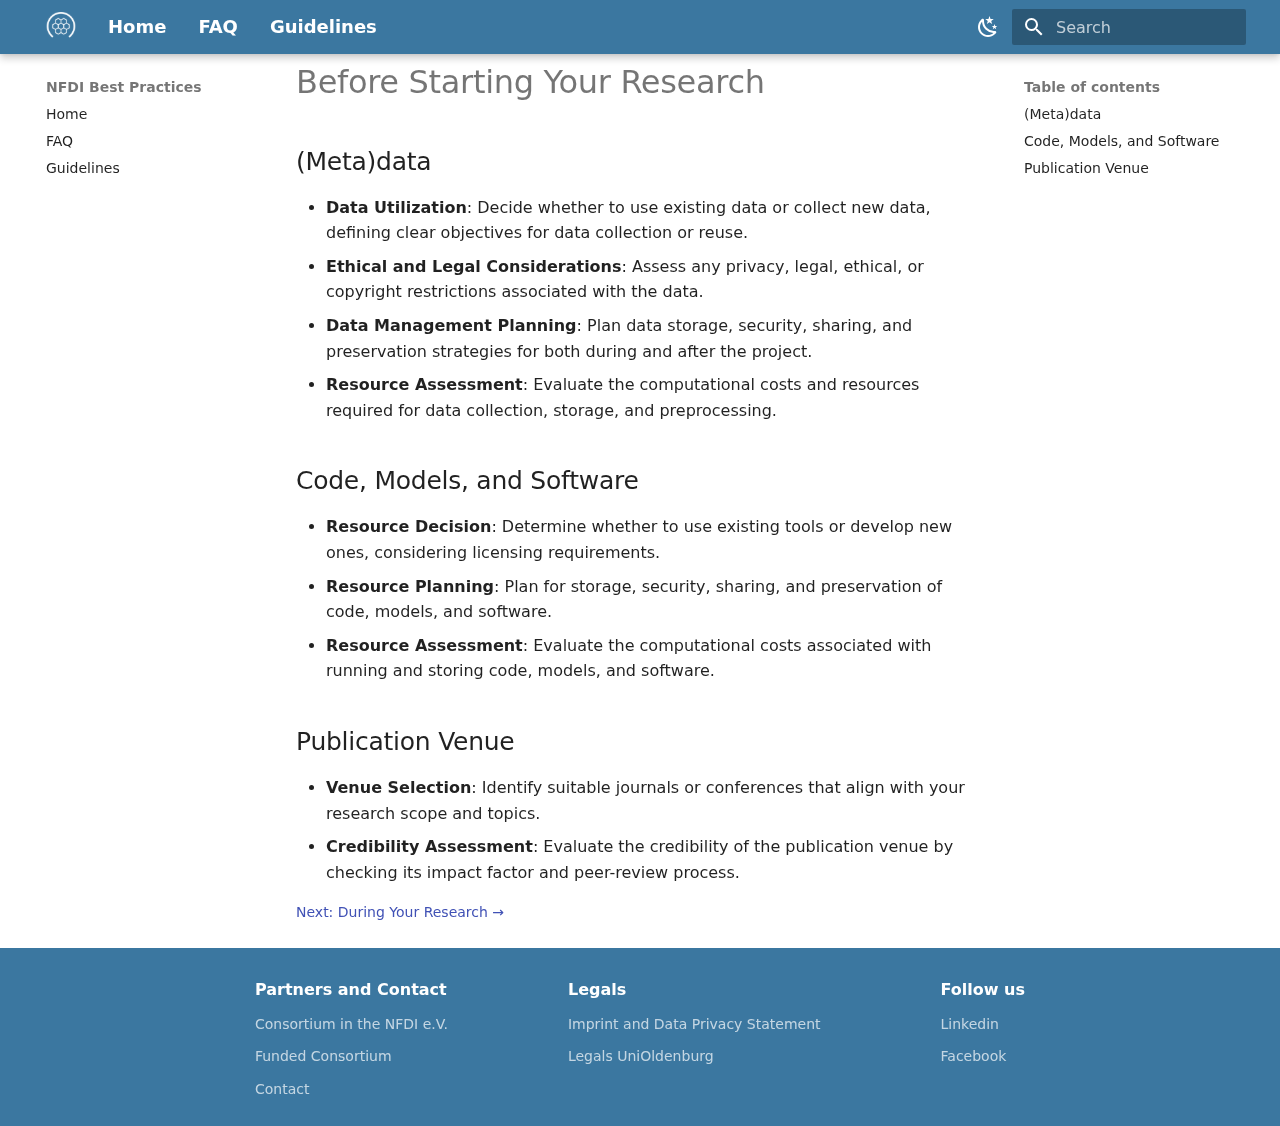
<file: nfdi4ds/before/index.html>
<!doctype html>
<html lang="en" class="no-js">
  <head>
    
      <meta charset="utf-8">
      <meta name="viewport" content="width=device-width,initial-scale=1">
      
      
      
      
      
      
      <link rel="icon" href="../../images/logo/logo.svg">
      <meta name="generator" content="mkdocs-1.6.1, mkdocs-material-9.6.9">
    
    
      
        <title>Before Starting Your Research - NFDI Best Practices</title>
      
    
    
      <link rel="stylesheet" href="../../assets/stylesheets/main.4af4bdda.min.css">
      
        
        <link rel="stylesheet" href="../../assets/stylesheets/palette.06af60db.min.css">
      
      


    
    
      
    
    
      
        
        
        <link rel="preconnect" href="https://fonts.gstatic.com" crossorigin>
        <link rel="stylesheet" href="https://fonts.googleapis.com/css?family=Roboto:300,300i,400,400i,700,700i%7CRoboto+Mono:400,400i,700,700i&display=fallback">
        <style>:root{--md-text-font:"Roboto";--md-code-font:"Roboto Mono"}</style>
      
    
    
      <link rel="stylesheet" href="../../stylesheets/extra.css">
    
    <script>__md_scope=new URL("../..",location),__md_hash=e=>[...e].reduce(((e,_)=>(e<<5)-e+_.charCodeAt(0)),0),__md_get=(e,_=localStorage,t=__md_scope)=>JSON.parse(_.getItem(t.pathname+"."+e)),__md_set=(e,_,t=localStorage,a=__md_scope)=>{try{t.setItem(a.pathname+"."+e,JSON.stringify(_))}catch(e){}}</script>
    
      

    
    
    
  </head>
  
  
    
    
      
    
    
    
    
    <body dir="ltr" data-md-color-scheme="default" data-md-color-primary="indigo" data-md-color-accent="indigo">
  
    
    <input class="md-toggle" data-md-toggle="drawer" type="checkbox" id="__drawer" autocomplete="off">
    <input class="md-toggle" data-md-toggle="search" type="checkbox" id="__search" autocomplete="off">
    <label class="md-overlay" for="__drawer"></label>
    <div data-md-component="skip">
      
        
        <a href="#before-starting-your-research" class="md-skip">
          Skip to content
        </a>
      
    </div>
    <div data-md-component="announce">
      
    </div>
    
    
      

  


<!-- Header -->
<header class="md-header md-header--shadow" data-md-component="header">
  <nav
    class="md-header__inner md-grid"
    aria-label="Header"
  >

    <!-- Link to home -->
    <a
      href="../.."
      title="NFDI Best Practices"
      class="md-header__button md-logo"
      aria-label="NFDI Best Practices"
      data-md-component="logo"
    >
      
  <img src="../../images/logo/logo.svg" alt="logo">

    </a>


    <label class="md-header__button md-icon" for="__drawer">
      
      <svg xmlns="http://www.w3.org/2000/svg" viewBox="0 0 24 24"><path d="M3 6h18v2H3zm0 5h18v2H3zm0 5h18v2H3z"/></svg>
    </label>

    <div class="md-header__title" data-md-component="header-title">
      <div class="md-header__ellipsis">
        <div class="md-header__topic">
            
              <span style="margin-right: 32px;" class="md-ellipsis">
                <a href="../..">Home</a>
              </span>
            
              <span style="margin-right: 32px;" class="md-ellipsis">
                <a href="../../faq/">FAQ</a>
              </span>
            
              <span style="margin-right: 32px;" class="md-ellipsis">
                <a href="../../guidelines/">Guidelines</a>
              </span>
            
        </div>
        <div class="md-header__topic" data-md-component="header-topic">
            
                <span style="margin-right: 32px;" class="md-ellipsis">
                  <a href="">Home</a>
                </span>
            
                <span style="margin-right: 32px;" class="md-ellipsis">
                  <a href="faq/">FAQ</a>
                </span>
            
                <span style="margin-right: 32px;" class="md-ellipsis">
                  <a href="guidelines/">Guidelines</a>
                </span>
            
        </div>
      </div>
    </div>

    
      
        <form class="md-header__option" data-md-component="palette">
  
    
    
    
    <input class="md-option" data-md-color-media="(prefers-color-scheme: light)" data-md-color-scheme="default" data-md-color-primary="indigo" data-md-color-accent="indigo"  aria-label="Switch to dark mode"  type="radio" name="__palette" id="__palette_0">
    
      <label class="md-header__button md-icon" title="Switch to dark mode" for="__palette_1" hidden>
        <svg xmlns="http://www.w3.org/2000/svg" viewBox="0 0 24 24"><path d="m17.75 4.09-2.53 1.94.91 3.06-2.63-1.81-2.63 1.81.91-3.06-2.53-1.94L12.44 4l1.06-3 1.06 3zm3.5 6.91-1.64 1.25.59 1.98-1.7-1.17-1.7 1.17.59-1.98L15.75 11l2.06-.05L18.5 9l.69 1.95zm-2.28 4.95c.83-.08 1.72 1.1 1.19 1.85-.32.45-.66.87-1.08 1.27C15.17 23 8.84 23 4.94 19.07c-3.91-3.9-3.91-10.24 0-14.14.4-.4.82-.76 1.27-1.08.75-.53 1.93.36 1.85 1.19-.27 2.86.69 5.83 2.89 8.02a9.96 9.96 0 0 0 8.02 2.89m-1.64 2.02a12.08 12.08 0 0 1-7.8-3.47c-2.17-2.19-3.33-5-3.49-7.82-2.81 3.14-2.7 7.96.31 10.98 3.02 3.01 7.84 3.12 10.98.31"/></svg>
      </label>
    
  
    
    
    
    <input class="md-option" data-md-color-media="(prefers-color-scheme: dark)" data-md-color-scheme="slate" data-md-color-primary="indigo" data-md-color-accent="indigo"  aria-label="Switch to light mode"  type="radio" name="__palette" id="__palette_1">
    
      <label class="md-header__button md-icon" title="Switch to light mode" for="__palette_0" hidden>
        <svg xmlns="http://www.w3.org/2000/svg" viewBox="0 0 24 24"><path d="M12 7a5 5 0 0 1 5 5 5 5 0 0 1-5 5 5 5 0 0 1-5-5 5 5 0 0 1 5-5m0 2a3 3 0 0 0-3 3 3 3 0 0 0 3 3 3 3 0 0 0 3-3 3 3 0 0 0-3-3m0-7 2.39 3.42C13.65 5.15 12.84 5 12 5s-1.65.15-2.39.42zM3.34 7l4.16-.35A7.2 7.2 0 0 0 5.94 8.5c-.44.74-.69 1.5-.83 2.29zm.02 10 1.76-3.77a7.131 7.131 0 0 0 2.38 4.14zM20.65 7l-1.77 3.79a7.02 7.02 0 0 0-2.38-4.15zm-.01 10-4.14.36c.59-.51 1.12-1.14 1.54-1.86.42-.73.69-1.5.83-2.29zM12 22l-2.41-3.44c.74.27 1.55.44 2.41.44.82 0 1.63-.17 2.37-.44z"/></svg>
      </label>
    
  
</form>
      
    

    
      <script>var palette=__md_get("__palette");if(palette&&palette.color){if("(prefers-color-scheme)"===palette.color.media){var media=matchMedia("(prefers-color-scheme: light)"),input=document.querySelector(media.matches?"[data-md-color-media='(prefers-color-scheme: light)']":"[data-md-color-media='(prefers-color-scheme: dark)']");palette.color.media=input.getAttribute("data-md-color-media"),palette.color.scheme=input.getAttribute("data-md-color-scheme"),palette.color.primary=input.getAttribute("data-md-color-primary"),palette.color.accent=input.getAttribute("data-md-color-accent")}for(var[key,value]of Object.entries(palette.color))document.body.setAttribute("data-md-color-"+key,value)}</script>
    


    


    
      <label class="md-header__button md-icon" for="__search">
        
        <svg xmlns="http://www.w3.org/2000/svg" viewBox="0 0 24 24"><path d="M9.5 3A6.5 6.5 0 0 1 16 9.5c0 1.61-.59 3.09-1.56 4.23l.27.27h.79l5 5-1.5 1.5-5-5v-.79l-.27-.27A6.52 6.52 0 0 1 9.5 16 6.5 6.5 0 0 1 3 9.5 6.5 6.5 0 0 1 9.5 3m0 2C7 5 5 7 5 9.5S7 14 9.5 14 14 12 14 9.5 12 5 9.5 5"/></svg>
      </label>


      <div class="md-search" data-md-component="search" role="dialog">
  <label class="md-search__overlay" for="__search"></label>
  <div class="md-search__inner" role="search">
    <form class="md-search__form" name="search">
      <input type="text" class="md-search__input" name="query" aria-label="Search" placeholder="Search" autocapitalize="off" autocorrect="off" autocomplete="off" spellcheck="false" data-md-component="search-query" required>
      <label class="md-search__icon md-icon" for="__search">
        
        <svg xmlns="http://www.w3.org/2000/svg" viewBox="0 0 24 24"><path d="M9.5 3A6.5 6.5 0 0 1 16 9.5c0 1.61-.59 3.09-1.56 4.23l.27.27h.79l5 5-1.5 1.5-5-5v-.79l-.27-.27A6.52 6.52 0 0 1 9.5 16 6.5 6.5 0 0 1 3 9.5 6.5 6.5 0 0 1 9.5 3m0 2C7 5 5 7 5 9.5S7 14 9.5 14 14 12 14 9.5 12 5 9.5 5"/></svg>
        
        <svg xmlns="http://www.w3.org/2000/svg" viewBox="0 0 24 24"><path d="M20 11v2H8l5.5 5.5-1.42 1.42L4.16 12l7.92-7.92L13.5 5.5 8 11z"/></svg>
      </label>
      <nav class="md-search__options" aria-label="Search">
        
        <button type="reset" class="md-search__icon md-icon" title="Clear" aria-label="Clear" tabindex="-1">
          
          <svg xmlns="http://www.w3.org/2000/svg" viewBox="0 0 24 24"><path d="M19 6.41 17.59 5 12 10.59 6.41 5 5 6.41 10.59 12 5 17.59 6.41 19 12 13.41 17.59 19 19 17.59 13.41 12z"/></svg>
        </button>
      </nav>
      
    </form>
    <div class="md-search__output">
      <div class="md-search__scrollwrap" tabindex="0" data-md-scrollfix>
        <div class="md-search-result" data-md-component="search-result">
          <div class="md-search-result__meta">
            Initializing search
          </div>
          <ol class="md-search-result__list" role="presentation"></ol>
        </div>
      </div>
    </div>
  </div>
</div>
    


    
  </nav>

  
</header>
    
    <div class="md-container" data-md-component="container">
      
      
        
          
        
      
      <main class="md-main" data-md-component="main">
        <div class="md-main__inner md-grid">
          
            
              
              <div class="md-sidebar md-sidebar--primary" data-md-component="sidebar" data-md-type="navigation" >
                <div class="md-sidebar__scrollwrap">
                  <div class="md-sidebar__inner">
                    



<nav class="md-nav md-nav--primary" aria-label="Navigation" data-md-level="0">
  <label class="md-nav__title" for="__drawer">
    <a href="../.." title="NFDI Best Practices" class="md-nav__button md-logo" aria-label="NFDI Best Practices" data-md-component="logo">
      
  <img src="../../images/logo/logo.svg" alt="logo">

    </a>
    NFDI Best Practices
  </label>
  
  <ul class="md-nav__list" data-md-scrollfix>
    
      
      
  
  
  
  
    <li class="md-nav__item">
      <a href="../.." class="md-nav__link">
        
  
  <span class="md-ellipsis">
    Home
    
  </span>
  

      </a>
    </li>
  

    
      
      
  
  
  
  
    <li class="md-nav__item">
      <a href="../../faq/" class="md-nav__link">
        
  
  <span class="md-ellipsis">
    FAQ
    
  </span>
  

      </a>
    </li>
  

    
      
      
  
  
  
  
    <li class="md-nav__item">
      <a href="../../guidelines/" class="md-nav__link">
        
  
  <span class="md-ellipsis">
    Guidelines
    
  </span>
  

      </a>
    </li>
  

    
  </ul>
</nav>
                  </div>
                </div>
              </div>
            
            
              
              <div class="md-sidebar md-sidebar--secondary" data-md-component="sidebar" data-md-type="toc" >
                <div class="md-sidebar__scrollwrap">
                  <div class="md-sidebar__inner">
                    

<nav class="md-nav md-nav--secondary" aria-label="Table of contents">
  
  
  
    
  
  
    <label class="md-nav__title" for="__toc">
      <span class="md-nav__icon md-icon"></span>
      Table of contents
    </label>
    <ul class="md-nav__list" data-md-component="toc" data-md-scrollfix>
      
        <li class="md-nav__item">
  <a href="#metadata" class="md-nav__link">
    <span class="md-ellipsis">
      (Meta)data
    </span>
  </a>
  
</li>
      
        <li class="md-nav__item">
  <a href="#code-models-and-software" class="md-nav__link">
    <span class="md-ellipsis">
      Code, Models, and Software
    </span>
  </a>
  
</li>
      
        <li class="md-nav__item">
  <a href="#publication-venue" class="md-nav__link">
    <span class="md-ellipsis">
      Publication Venue
    </span>
  </a>
  
</li>
      
    </ul>
  
</nav>
                  </div>
                </div>
              </div>
            
          
          
            <div class="md-content" data-md-component="content">
              <article class="md-content__inner md-typeset">
                
                  



<h1 id="before-starting-your-research">Before Starting Your Research</h1>
<h2 id="metadata">(Meta)data</h2>
<ul>
<li><strong>Data Utilization</strong>: Decide whether to use existing data or collect new data, defining clear objectives for data collection or reuse.</li>
<li><strong>Ethical and Legal Considerations</strong>: Assess any privacy, legal, ethical, or copyright restrictions associated with the data.</li>
<li><strong>Data Management Planning</strong>: Plan data storage, security, sharing, and preservation strategies for both during and after the project.</li>
<li><strong>Resource Assessment</strong>: Evaluate the computational costs and resources required for data collection, storage, and preprocessing.</li>
</ul>
<h2 id="code-models-and-software">Code, Models, and Software</h2>
<ul>
<li><strong>Resource Decision</strong>: Determine whether to use existing tools or develop new ones, considering licensing requirements.</li>
<li><strong>Resource Planning</strong>: Plan for storage, security, sharing, and preservation of code, models, and software.</li>
<li><strong>Resource Assessment</strong>: Evaluate the computational costs associated with running and storing code, models, and software.</li>
</ul>
<h2 id="publication-venue">Publication Venue</h2>
<ul>
<li><strong>Venue Selection</strong>: Identify suitable journals or conferences that align with your research scope and topics.</li>
<li><strong>Credibility Assessment</strong>: Evaluate the credibility of the publication venue by checking its impact factor and peer-review process.</li>
</ul>
<p><a href="../during/">Next: During Your Research →</a></p>












                
              </article>
            </div>
          
          
<script>var target=document.getElementById(location.hash.slice(1));target&&target.name&&(target.checked=target.name.startsWith("__tabbed_"))</script>
        </div>
        
      </main>
      
        <footer class="md-footer">

    <!-- Link to previous and/or next page -->
    
  
    <!-- Further information -->
    <div class="md-footer-meta md-typeset" style="display: flex; justify-content: center;">
        <div class="footer" style="display: flex; justify-content: center; gap: 100px; margin: 19.5px 0;">
          <div class="footer-section partners-contact">
            <div class="footer-title">Partners and Contact</div>
            <a href="" class="footer-link">Consortium in the NFDI e.V.</a>
            <a href="" class="footer-link">Funded Consortium</a>
            <a href="" class="footer-link">Contact</a>
          </div>
          <div class="footer-section legals">
            <div class="footer-title">Legals</div>
            <a href="" class="footer-link">Imprint and Data Privacy Statement</a>
            <a href="" class="footer-link">Legals UniOldenburg</a>
          </div>
          <div class="footer-section follow-us">
            <div class="footer-title">Follow us</div>
            <a href="" class="footer-link">Linkedin</a>
            <a href="" class="footer-link">Facebook</a>
          </div>
        </div>
        <!-- Social links -->
        
      </div>
    </div>
  </footer>
      
    </div>
    <div class="md-dialog" data-md-component="dialog">
      <div class="md-dialog__inner md-typeset"></div>
    </div>
    
    
    <script id="__config" type="application/json">{"base": "../..", "features": [], "search": "../../assets/javascripts/workers/search.f8cc74c7.min.js", "translations": {"clipboard.copied": "Copied to clipboard", "clipboard.copy": "Copy to clipboard", "search.result.more.one": "1 more on this page", "search.result.more.other": "# more on this page", "search.result.none": "No matching documents", "search.result.one": "1 matching document", "search.result.other": "# matching documents", "search.result.placeholder": "Type to start searching", "search.result.term.missing": "Missing", "select.version": "Select version"}}</script>
    
    
      <script src="../../assets/javascripts/bundle.c8b220af.min.js"></script>
      
    
  </body>
</html>
</file>
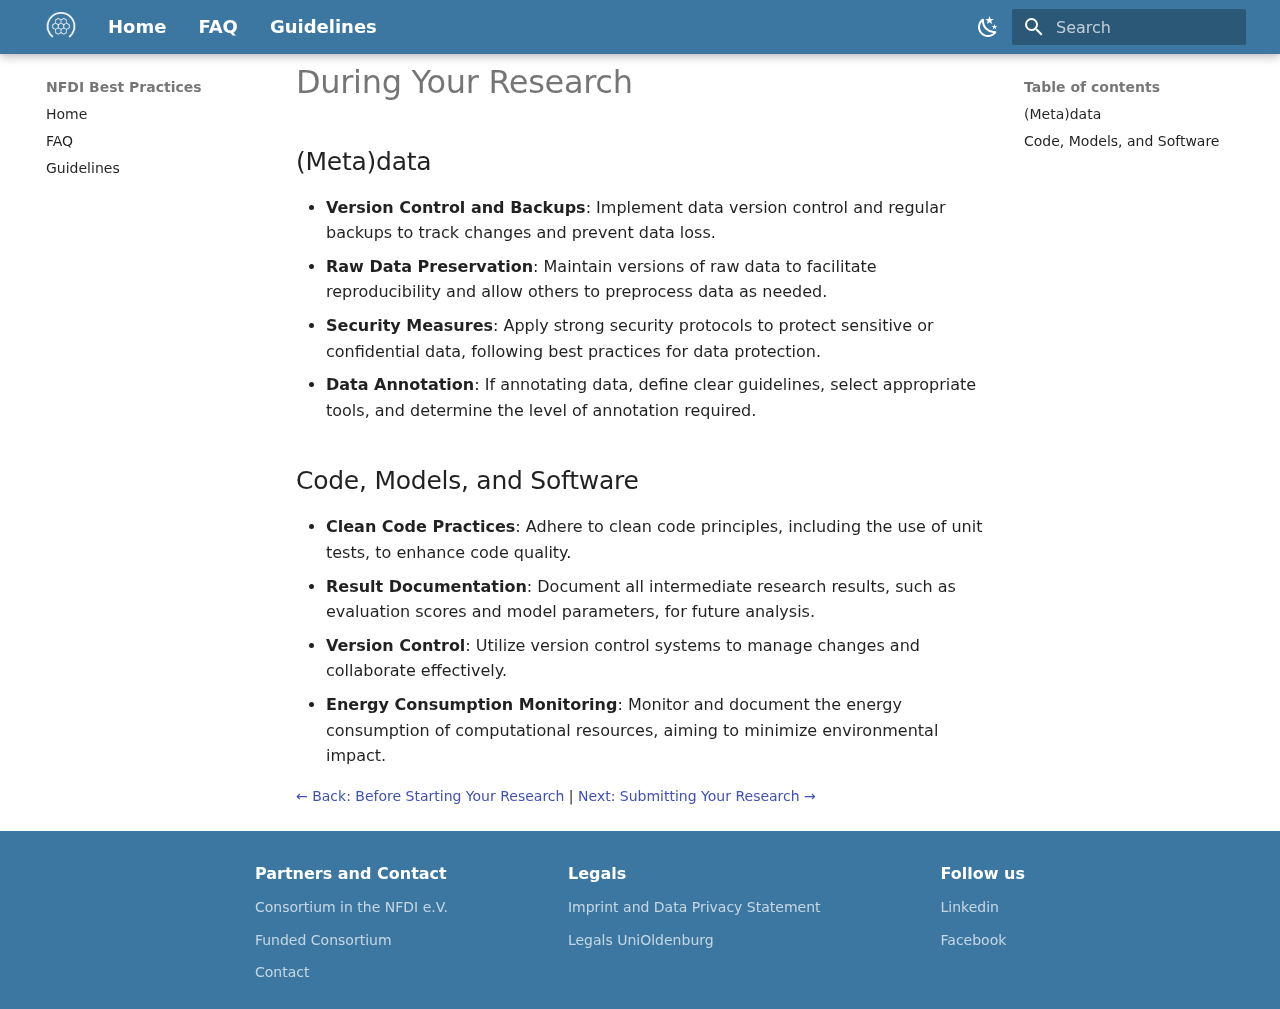
<file: nfdi4ds/during/index.html>
<!doctype html>
<html lang="en" class="no-js">
  <head>
    
      <meta charset="utf-8">
      <meta name="viewport" content="width=device-width,initial-scale=1">
      
      
      
      
      
      
      <link rel="icon" href="../../images/logo/logo.svg">
      <meta name="generator" content="mkdocs-1.6.1, mkdocs-material-9.6.9">
    
    
      
        <title>During Your Research - NFDI Best Practices</title>
      
    
    
      <link rel="stylesheet" href="../../assets/stylesheets/main.4af4bdda.min.css">
      
        
        <link rel="stylesheet" href="../../assets/stylesheets/palette.06af60db.min.css">
      
      


    
    
      
    
    
      
        
        
        <link rel="preconnect" href="https://fonts.gstatic.com" crossorigin>
        <link rel="stylesheet" href="https://fonts.googleapis.com/css?family=Roboto:300,300i,400,400i,700,700i%7CRoboto+Mono:400,400i,700,700i&display=fallback">
        <style>:root{--md-text-font:"Roboto";--md-code-font:"Roboto Mono"}</style>
      
    
    
      <link rel="stylesheet" href="../../stylesheets/extra.css">
    
    <script>__md_scope=new URL("../..",location),__md_hash=e=>[...e].reduce(((e,_)=>(e<<5)-e+_.charCodeAt(0)),0),__md_get=(e,_=localStorage,t=__md_scope)=>JSON.parse(_.getItem(t.pathname+"."+e)),__md_set=(e,_,t=localStorage,a=__md_scope)=>{try{t.setItem(a.pathname+"."+e,JSON.stringify(_))}catch(e){}}</script>
    
      

    
    
    
  </head>
  
  
    
    
      
    
    
    
    
    <body dir="ltr" data-md-color-scheme="default" data-md-color-primary="indigo" data-md-color-accent="indigo">
  
    
    <input class="md-toggle" data-md-toggle="drawer" type="checkbox" id="__drawer" autocomplete="off">
    <input class="md-toggle" data-md-toggle="search" type="checkbox" id="__search" autocomplete="off">
    <label class="md-overlay" for="__drawer"></label>
    <div data-md-component="skip">
      
        
        <a href="#during-your-research" class="md-skip">
          Skip to content
        </a>
      
    </div>
    <div data-md-component="announce">
      
    </div>
    
    
      

  


<!-- Header -->
<header class="md-header md-header--shadow" data-md-component="header">
  <nav
    class="md-header__inner md-grid"
    aria-label="Header"
  >

    <!-- Link to home -->
    <a
      href="../.."
      title="NFDI Best Practices"
      class="md-header__button md-logo"
      aria-label="NFDI Best Practices"
      data-md-component="logo"
    >
      
  <img src="../../images/logo/logo.svg" alt="logo">

    </a>


    <label class="md-header__button md-icon" for="__drawer">
      
      <svg xmlns="http://www.w3.org/2000/svg" viewBox="0 0 24 24"><path d="M3 6h18v2H3zm0 5h18v2H3zm0 5h18v2H3z"/></svg>
    </label>

    <div class="md-header__title" data-md-component="header-title">
      <div class="md-header__ellipsis">
        <div class="md-header__topic">
            
              <span style="margin-right: 32px;" class="md-ellipsis">
                <a href="../..">Home</a>
              </span>
            
              <span style="margin-right: 32px;" class="md-ellipsis">
                <a href="../../faq/">FAQ</a>
              </span>
            
              <span style="margin-right: 32px;" class="md-ellipsis">
                <a href="../../guidelines/">Guidelines</a>
              </span>
            
        </div>
        <div class="md-header__topic" data-md-component="header-topic">
            
                <span style="margin-right: 32px;" class="md-ellipsis">
                  <a href="">Home</a>
                </span>
            
                <span style="margin-right: 32px;" class="md-ellipsis">
                  <a href="faq/">FAQ</a>
                </span>
            
                <span style="margin-right: 32px;" class="md-ellipsis">
                  <a href="guidelines/">Guidelines</a>
                </span>
            
        </div>
      </div>
    </div>

    
      
        <form class="md-header__option" data-md-component="palette">
  
    
    
    
    <input class="md-option" data-md-color-media="(prefers-color-scheme: light)" data-md-color-scheme="default" data-md-color-primary="indigo" data-md-color-accent="indigo"  aria-label="Switch to dark mode"  type="radio" name="__palette" id="__palette_0">
    
      <label class="md-header__button md-icon" title="Switch to dark mode" for="__palette_1" hidden>
        <svg xmlns="http://www.w3.org/2000/svg" viewBox="0 0 24 24"><path d="m17.75 4.09-2.53 1.94.91 3.06-2.63-1.81-2.63 1.81.91-3.06-2.53-1.94L12.44 4l1.06-3 1.06 3zm3.5 6.91-1.64 1.25.59 1.98-1.7-1.17-1.7 1.17.59-1.98L15.75 11l2.06-.05L18.5 9l.69 1.95zm-2.28 4.95c.83-.08 1.72 1.1 1.19 1.85-.32.45-.66.87-1.08 1.27C15.17 23 8.84 23 4.94 19.07c-3.91-3.9-3.91-10.24 0-14.14.4-.4.82-.76 1.27-1.08.75-.53 1.93.36 1.85 1.19-.27 2.86.69 5.83 2.89 8.02a9.96 9.96 0 0 0 8.02 2.89m-1.64 2.02a12.08 12.08 0 0 1-7.8-3.47c-2.17-2.19-3.33-5-3.49-7.82-2.81 3.14-2.7 7.96.31 10.98 3.02 3.01 7.84 3.12 10.98.31"/></svg>
      </label>
    
  
    
    
    
    <input class="md-option" data-md-color-media="(prefers-color-scheme: dark)" data-md-color-scheme="slate" data-md-color-primary="indigo" data-md-color-accent="indigo"  aria-label="Switch to light mode"  type="radio" name="__palette" id="__palette_1">
    
      <label class="md-header__button md-icon" title="Switch to light mode" for="__palette_0" hidden>
        <svg xmlns="http://www.w3.org/2000/svg" viewBox="0 0 24 24"><path d="M12 7a5 5 0 0 1 5 5 5 5 0 0 1-5 5 5 5 0 0 1-5-5 5 5 0 0 1 5-5m0 2a3 3 0 0 0-3 3 3 3 0 0 0 3 3 3 3 0 0 0 3-3 3 3 0 0 0-3-3m0-7 2.39 3.42C13.65 5.15 12.84 5 12 5s-1.65.15-2.39.42zM3.34 7l4.16-.35A7.2 7.2 0 0 0 5.94 8.5c-.44.74-.69 1.5-.83 2.29zm.02 10 1.76-3.77a7.131 7.131 0 0 0 2.38 4.14zM20.65 7l-1.77 3.79a7.02 7.02 0 0 0-2.38-4.15zm-.01 10-4.14.36c.59-.51 1.12-1.14 1.54-1.86.42-.73.69-1.5.83-2.29zM12 22l-2.41-3.44c.74.27 1.55.44 2.41.44.82 0 1.63-.17 2.37-.44z"/></svg>
      </label>
    
  
</form>
      
    

    
      <script>var palette=__md_get("__palette");if(palette&&palette.color){if("(prefers-color-scheme)"===palette.color.media){var media=matchMedia("(prefers-color-scheme: light)"),input=document.querySelector(media.matches?"[data-md-color-media='(prefers-color-scheme: light)']":"[data-md-color-media='(prefers-color-scheme: dark)']");palette.color.media=input.getAttribute("data-md-color-media"),palette.color.scheme=input.getAttribute("data-md-color-scheme"),palette.color.primary=input.getAttribute("data-md-color-primary"),palette.color.accent=input.getAttribute("data-md-color-accent")}for(var[key,value]of Object.entries(palette.color))document.body.setAttribute("data-md-color-"+key,value)}</script>
    


    


    
      <label class="md-header__button md-icon" for="__search">
        
        <svg xmlns="http://www.w3.org/2000/svg" viewBox="0 0 24 24"><path d="M9.5 3A6.5 6.5 0 0 1 16 9.5c0 1.61-.59 3.09-1.56 4.23l.27.27h.79l5 5-1.5 1.5-5-5v-.79l-.27-.27A6.52 6.52 0 0 1 9.5 16 6.5 6.5 0 0 1 3 9.5 6.5 6.5 0 0 1 9.5 3m0 2C7 5 5 7 5 9.5S7 14 9.5 14 14 12 14 9.5 12 5 9.5 5"/></svg>
      </label>


      <div class="md-search" data-md-component="search" role="dialog">
  <label class="md-search__overlay" for="__search"></label>
  <div class="md-search__inner" role="search">
    <form class="md-search__form" name="search">
      <input type="text" class="md-search__input" name="query" aria-label="Search" placeholder="Search" autocapitalize="off" autocorrect="off" autocomplete="off" spellcheck="false" data-md-component="search-query" required>
      <label class="md-search__icon md-icon" for="__search">
        
        <svg xmlns="http://www.w3.org/2000/svg" viewBox="0 0 24 24"><path d="M9.5 3A6.5 6.5 0 0 1 16 9.5c0 1.61-.59 3.09-1.56 4.23l.27.27h.79l5 5-1.5 1.5-5-5v-.79l-.27-.27A6.52 6.52 0 0 1 9.5 16 6.5 6.5 0 0 1 3 9.5 6.5 6.5 0 0 1 9.5 3m0 2C7 5 5 7 5 9.5S7 14 9.5 14 14 12 14 9.5 12 5 9.5 5"/></svg>
        
        <svg xmlns="http://www.w3.org/2000/svg" viewBox="0 0 24 24"><path d="M20 11v2H8l5.5 5.5-1.42 1.42L4.16 12l7.92-7.92L13.5 5.5 8 11z"/></svg>
      </label>
      <nav class="md-search__options" aria-label="Search">
        
        <button type="reset" class="md-search__icon md-icon" title="Clear" aria-label="Clear" tabindex="-1">
          
          <svg xmlns="http://www.w3.org/2000/svg" viewBox="0 0 24 24"><path d="M19 6.41 17.59 5 12 10.59 6.41 5 5 6.41 10.59 12 5 17.59 6.41 19 12 13.41 17.59 19 19 17.59 13.41 12z"/></svg>
        </button>
      </nav>
      
    </form>
    <div class="md-search__output">
      <div class="md-search__scrollwrap" tabindex="0" data-md-scrollfix>
        <div class="md-search-result" data-md-component="search-result">
          <div class="md-search-result__meta">
            Initializing search
          </div>
          <ol class="md-search-result__list" role="presentation"></ol>
        </div>
      </div>
    </div>
  </div>
</div>
    


    
  </nav>

  
</header>
    
    <div class="md-container" data-md-component="container">
      
      
        
          
        
      
      <main class="md-main" data-md-component="main">
        <div class="md-main__inner md-grid">
          
            
              
              <div class="md-sidebar md-sidebar--primary" data-md-component="sidebar" data-md-type="navigation" >
                <div class="md-sidebar__scrollwrap">
                  <div class="md-sidebar__inner">
                    



<nav class="md-nav md-nav--primary" aria-label="Navigation" data-md-level="0">
  <label class="md-nav__title" for="__drawer">
    <a href="../.." title="NFDI Best Practices" class="md-nav__button md-logo" aria-label="NFDI Best Practices" data-md-component="logo">
      
  <img src="../../images/logo/logo.svg" alt="logo">

    </a>
    NFDI Best Practices
  </label>
  
  <ul class="md-nav__list" data-md-scrollfix>
    
      
      
  
  
  
  
    <li class="md-nav__item">
      <a href="../.." class="md-nav__link">
        
  
  <span class="md-ellipsis">
    Home
    
  </span>
  

      </a>
    </li>
  

    
      
      
  
  
  
  
    <li class="md-nav__item">
      <a href="../../faq/" class="md-nav__link">
        
  
  <span class="md-ellipsis">
    FAQ
    
  </span>
  

      </a>
    </li>
  

    
      
      
  
  
  
  
    <li class="md-nav__item">
      <a href="../../guidelines/" class="md-nav__link">
        
  
  <span class="md-ellipsis">
    Guidelines
    
  </span>
  

      </a>
    </li>
  

    
  </ul>
</nav>
                  </div>
                </div>
              </div>
            
            
              
              <div class="md-sidebar md-sidebar--secondary" data-md-component="sidebar" data-md-type="toc" >
                <div class="md-sidebar__scrollwrap">
                  <div class="md-sidebar__inner">
                    

<nav class="md-nav md-nav--secondary" aria-label="Table of contents">
  
  
  
    
  
  
    <label class="md-nav__title" for="__toc">
      <span class="md-nav__icon md-icon"></span>
      Table of contents
    </label>
    <ul class="md-nav__list" data-md-component="toc" data-md-scrollfix>
      
        <li class="md-nav__item">
  <a href="#metadata" class="md-nav__link">
    <span class="md-ellipsis">
      (Meta)data
    </span>
  </a>
  
</li>
      
        <li class="md-nav__item">
  <a href="#code-models-and-software" class="md-nav__link">
    <span class="md-ellipsis">
      Code, Models, and Software
    </span>
  </a>
  
</li>
      
    </ul>
  
</nav>
                  </div>
                </div>
              </div>
            
          
          
            <div class="md-content" data-md-component="content">
              <article class="md-content__inner md-typeset">
                
                  



<h1 id="during-your-research">During Your Research</h1>
<h2 id="metadata">(Meta)data</h2>
<ul>
<li><strong>Version Control and Backups</strong>: Implement data version control and regular backups to track changes and prevent data loss.</li>
<li><strong>Raw Data Preservation</strong>: Maintain versions of raw data to facilitate reproducibility and allow others to preprocess data as needed.</li>
<li><strong>Security Measures</strong>: Apply strong security protocols to protect sensitive or confidential data, following best practices for data protection.</li>
<li><strong>Data Annotation</strong>: If annotating data, define clear guidelines, select appropriate tools, and determine the level of annotation required.</li>
</ul>
<h2 id="code-models-and-software">Code, Models, and Software</h2>
<ul>
<li><strong>Clean Code Practices</strong>: Adhere to clean code principles, including the use of unit tests, to enhance code quality.</li>
<li><strong>Result Documentation</strong>: Document all intermediate research results, such as evaluation scores and model parameters, for future analysis.</li>
<li><strong>Version Control</strong>: Utilize version control systems to manage changes and collaborate effectively.</li>
<li><strong>Energy Consumption Monitoring</strong>: Monitor and document the energy consumption of computational resources, aiming to minimize environmental impact.</li>
</ul>
<p><a href="../before/">← Back: Before Starting Your Research</a> | <a href="../submitting/">Next: Submitting Your Research →</a></p>












                
              </article>
            </div>
          
          
<script>var target=document.getElementById(location.hash.slice(1));target&&target.name&&(target.checked=target.name.startsWith("__tabbed_"))</script>
        </div>
        
      </main>
      
        <footer class="md-footer">

    <!-- Link to previous and/or next page -->
    
  
    <!-- Further information -->
    <div class="md-footer-meta md-typeset" style="display: flex; justify-content: center;">
        <div class="footer" style="display: flex; justify-content: center; gap: 100px; margin: 19.5px 0;">
          <div class="footer-section partners-contact">
            <div class="footer-title">Partners and Contact</div>
            <a href="" class="footer-link">Consortium in the NFDI e.V.</a>
            <a href="" class="footer-link">Funded Consortium</a>
            <a href="" class="footer-link">Contact</a>
          </div>
          <div class="footer-section legals">
            <div class="footer-title">Legals</div>
            <a href="" class="footer-link">Imprint and Data Privacy Statement</a>
            <a href="" class="footer-link">Legals UniOldenburg</a>
          </div>
          <div class="footer-section follow-us">
            <div class="footer-title">Follow us</div>
            <a href="" class="footer-link">Linkedin</a>
            <a href="" class="footer-link">Facebook</a>
          </div>
        </div>
        <!-- Social links -->
        
      </div>
    </div>
  </footer>
      
    </div>
    <div class="md-dialog" data-md-component="dialog">
      <div class="md-dialog__inner md-typeset"></div>
    </div>
    
    
    <script id="__config" type="application/json">{"base": "../..", "features": [], "search": "../../assets/javascripts/workers/search.f8cc74c7.min.js", "translations": {"clipboard.copied": "Copied to clipboard", "clipboard.copy": "Copy to clipboard", "search.result.more.one": "1 more on this page", "search.result.more.other": "# more on this page", "search.result.none": "No matching documents", "search.result.one": "1 matching document", "search.result.other": "# matching documents", "search.result.placeholder": "Type to start searching", "search.result.term.missing": "Missing", "select.version": "Select version"}}</script>
    
    
      <script src="../../assets/javascripts/bundle.c8b220af.min.js"></script>
      
    
  </body>
</html>
</file>
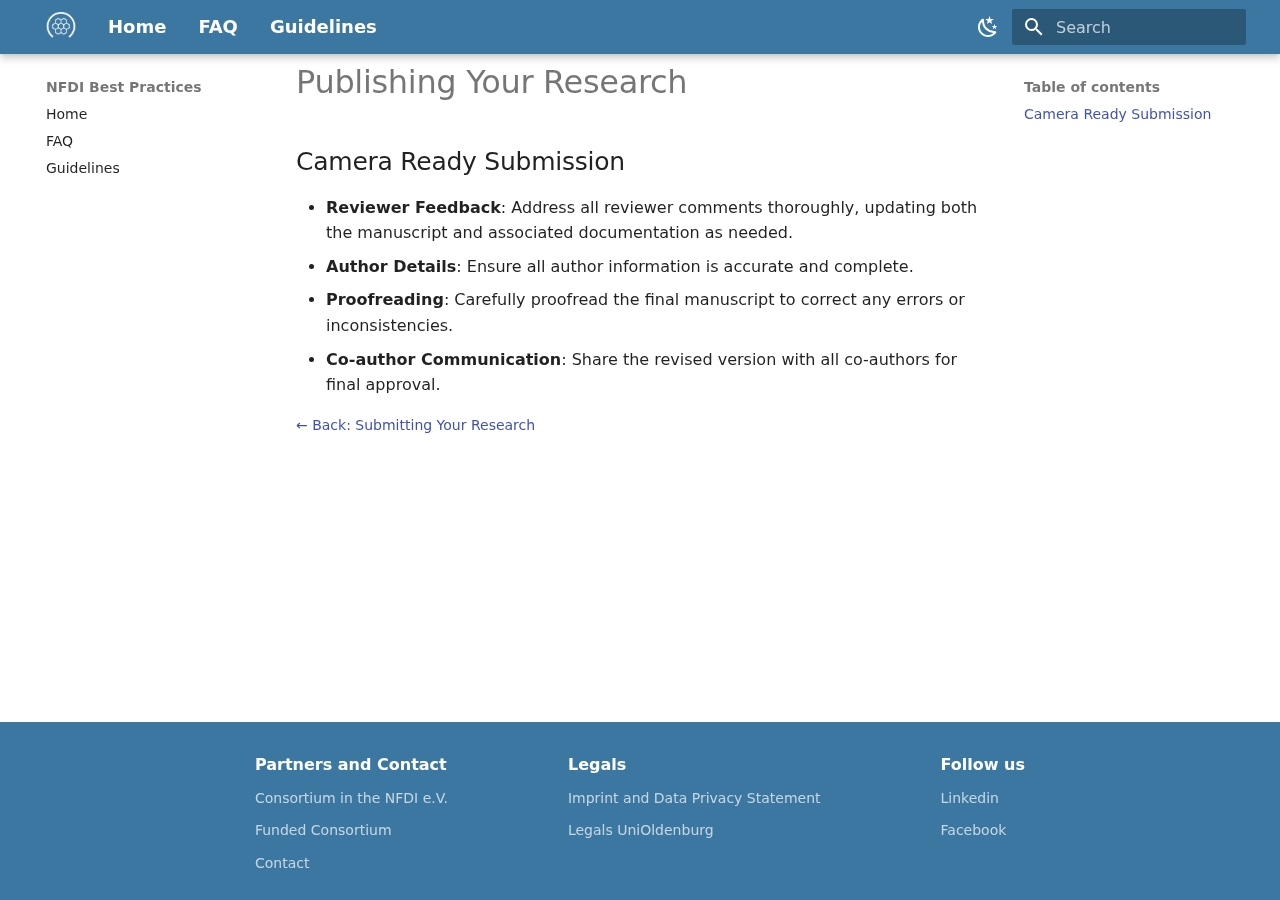
<file: nfdi4ds/publishing/index.html>
<!doctype html>
<html lang="en" class="no-js">
  <head>
    
      <meta charset="utf-8">
      <meta name="viewport" content="width=device-width,initial-scale=1">
      
      
      
      
      
      
      <link rel="icon" href="../../images/logo/logo.svg">
      <meta name="generator" content="mkdocs-1.6.1, mkdocs-material-9.6.9">
    
    
      
        <title>Publishing Your Research - NFDI Best Practices</title>
      
    
    
      <link rel="stylesheet" href="../../assets/stylesheets/main.4af4bdda.min.css">
      
        
        <link rel="stylesheet" href="../../assets/stylesheets/palette.06af60db.min.css">
      
      


    
    
      
    
    
      
        
        
        <link rel="preconnect" href="https://fonts.gstatic.com" crossorigin>
        <link rel="stylesheet" href="https://fonts.googleapis.com/css?family=Roboto:300,300i,400,400i,700,700i%7CRoboto+Mono:400,400i,700,700i&display=fallback">
        <style>:root{--md-text-font:"Roboto";--md-code-font:"Roboto Mono"}</style>
      
    
    
      <link rel="stylesheet" href="../../stylesheets/extra.css">
    
    <script>__md_scope=new URL("../..",location),__md_hash=e=>[...e].reduce(((e,_)=>(e<<5)-e+_.charCodeAt(0)),0),__md_get=(e,_=localStorage,t=__md_scope)=>JSON.parse(_.getItem(t.pathname+"."+e)),__md_set=(e,_,t=localStorage,a=__md_scope)=>{try{t.setItem(a.pathname+"."+e,JSON.stringify(_))}catch(e){}}</script>
    
      

    
    
    
  </head>
  
  
    
    
      
    
    
    
    
    <body dir="ltr" data-md-color-scheme="default" data-md-color-primary="indigo" data-md-color-accent="indigo">
  
    
    <input class="md-toggle" data-md-toggle="drawer" type="checkbox" id="__drawer" autocomplete="off">
    <input class="md-toggle" data-md-toggle="search" type="checkbox" id="__search" autocomplete="off">
    <label class="md-overlay" for="__drawer"></label>
    <div data-md-component="skip">
      
        
        <a href="#publishing-your-research" class="md-skip">
          Skip to content
        </a>
      
    </div>
    <div data-md-component="announce">
      
    </div>
    
    
      

  


<!-- Header -->
<header class="md-header md-header--shadow" data-md-component="header">
  <nav
    class="md-header__inner md-grid"
    aria-label="Header"
  >

    <!-- Link to home -->
    <a
      href="../.."
      title="NFDI Best Practices"
      class="md-header__button md-logo"
      aria-label="NFDI Best Practices"
      data-md-component="logo"
    >
      
  <img src="../../images/logo/logo.svg" alt="logo">

    </a>


    <label class="md-header__button md-icon" for="__drawer">
      
      <svg xmlns="http://www.w3.org/2000/svg" viewBox="0 0 24 24"><path d="M3 6h18v2H3zm0 5h18v2H3zm0 5h18v2H3z"/></svg>
    </label>

    <div class="md-header__title" data-md-component="header-title">
      <div class="md-header__ellipsis">
        <div class="md-header__topic">
            
              <span style="margin-right: 32px;" class="md-ellipsis">
                <a href="../..">Home</a>
              </span>
            
              <span style="margin-right: 32px;" class="md-ellipsis">
                <a href="../../faq/">FAQ</a>
              </span>
            
              <span style="margin-right: 32px;" class="md-ellipsis">
                <a href="../../guidelines/">Guidelines</a>
              </span>
            
        </div>
        <div class="md-header__topic" data-md-component="header-topic">
            
                <span style="margin-right: 32px;" class="md-ellipsis">
                  <a href="">Home</a>
                </span>
            
                <span style="margin-right: 32px;" class="md-ellipsis">
                  <a href="faq/">FAQ</a>
                </span>
            
                <span style="margin-right: 32px;" class="md-ellipsis">
                  <a href="guidelines/">Guidelines</a>
                </span>
            
        </div>
      </div>
    </div>

    
      
        <form class="md-header__option" data-md-component="palette">
  
    
    
    
    <input class="md-option" data-md-color-media="(prefers-color-scheme: light)" data-md-color-scheme="default" data-md-color-primary="indigo" data-md-color-accent="indigo"  aria-label="Switch to dark mode"  type="radio" name="__palette" id="__palette_0">
    
      <label class="md-header__button md-icon" title="Switch to dark mode" for="__palette_1" hidden>
        <svg xmlns="http://www.w3.org/2000/svg" viewBox="0 0 24 24"><path d="m17.75 4.09-2.53 1.94.91 3.06-2.63-1.81-2.63 1.81.91-3.06-2.53-1.94L12.44 4l1.06-3 1.06 3zm3.5 6.91-1.64 1.25.59 1.98-1.7-1.17-1.7 1.17.59-1.98L15.75 11l2.06-.05L18.5 9l.69 1.95zm-2.28 4.95c.83-.08 1.72 1.1 1.19 1.85-.32.45-.66.87-1.08 1.27C15.17 23 8.84 23 4.94 19.07c-3.91-3.9-3.91-10.24 0-14.14.4-.4.82-.76 1.27-1.08.75-.53 1.93.36 1.85 1.19-.27 2.86.69 5.83 2.89 8.02a9.96 9.96 0 0 0 8.02 2.89m-1.64 2.02a12.08 12.08 0 0 1-7.8-3.47c-2.17-2.19-3.33-5-3.49-7.82-2.81 3.14-2.7 7.96.31 10.98 3.02 3.01 7.84 3.12 10.98.31"/></svg>
      </label>
    
  
    
    
    
    <input class="md-option" data-md-color-media="(prefers-color-scheme: dark)" data-md-color-scheme="slate" data-md-color-primary="indigo" data-md-color-accent="indigo"  aria-label="Switch to light mode"  type="radio" name="__palette" id="__palette_1">
    
      <label class="md-header__button md-icon" title="Switch to light mode" for="__palette_0" hidden>
        <svg xmlns="http://www.w3.org/2000/svg" viewBox="0 0 24 24"><path d="M12 7a5 5 0 0 1 5 5 5 5 0 0 1-5 5 5 5 0 0 1-5-5 5 5 0 0 1 5-5m0 2a3 3 0 0 0-3 3 3 3 0 0 0 3 3 3 3 0 0 0 3-3 3 3 0 0 0-3-3m0-7 2.39 3.42C13.65 5.15 12.84 5 12 5s-1.65.15-2.39.42zM3.34 7l4.16-.35A7.2 7.2 0 0 0 5.94 8.5c-.44.74-.69 1.5-.83 2.29zm.02 10 1.76-3.77a7.131 7.131 0 0 0 2.38 4.14zM20.65 7l-1.77 3.79a7.02 7.02 0 0 0-2.38-4.15zm-.01 10-4.14.36c.59-.51 1.12-1.14 1.54-1.86.42-.73.69-1.5.83-2.29zM12 22l-2.41-3.44c.74.27 1.55.44 2.41.44.82 0 1.63-.17 2.37-.44z"/></svg>
      </label>
    
  
</form>
      
    

    
      <script>var palette=__md_get("__palette");if(palette&&palette.color){if("(prefers-color-scheme)"===palette.color.media){var media=matchMedia("(prefers-color-scheme: light)"),input=document.querySelector(media.matches?"[data-md-color-media='(prefers-color-scheme: light)']":"[data-md-color-media='(prefers-color-scheme: dark)']");palette.color.media=input.getAttribute("data-md-color-media"),palette.color.scheme=input.getAttribute("data-md-color-scheme"),palette.color.primary=input.getAttribute("data-md-color-primary"),palette.color.accent=input.getAttribute("data-md-color-accent")}for(var[key,value]of Object.entries(palette.color))document.body.setAttribute("data-md-color-"+key,value)}</script>
    


    


    
      <label class="md-header__button md-icon" for="__search">
        
        <svg xmlns="http://www.w3.org/2000/svg" viewBox="0 0 24 24"><path d="M9.5 3A6.5 6.5 0 0 1 16 9.5c0 1.61-.59 3.09-1.56 4.23l.27.27h.79l5 5-1.5 1.5-5-5v-.79l-.27-.27A6.52 6.52 0 0 1 9.5 16 6.5 6.5 0 0 1 3 9.5 6.5 6.5 0 0 1 9.5 3m0 2C7 5 5 7 5 9.5S7 14 9.5 14 14 12 14 9.5 12 5 9.5 5"/></svg>
      </label>


      <div class="md-search" data-md-component="search" role="dialog">
  <label class="md-search__overlay" for="__search"></label>
  <div class="md-search__inner" role="search">
    <form class="md-search__form" name="search">
      <input type="text" class="md-search__input" name="query" aria-label="Search" placeholder="Search" autocapitalize="off" autocorrect="off" autocomplete="off" spellcheck="false" data-md-component="search-query" required>
      <label class="md-search__icon md-icon" for="__search">
        
        <svg xmlns="http://www.w3.org/2000/svg" viewBox="0 0 24 24"><path d="M9.5 3A6.5 6.5 0 0 1 16 9.5c0 1.61-.59 3.09-1.56 4.23l.27.27h.79l5 5-1.5 1.5-5-5v-.79l-.27-.27A6.52 6.52 0 0 1 9.5 16 6.5 6.5 0 0 1 3 9.5 6.5 6.5 0 0 1 9.5 3m0 2C7 5 5 7 5 9.5S7 14 9.5 14 14 12 14 9.5 12 5 9.5 5"/></svg>
        
        <svg xmlns="http://www.w3.org/2000/svg" viewBox="0 0 24 24"><path d="M20 11v2H8l5.5 5.5-1.42 1.42L4.16 12l7.92-7.92L13.5 5.5 8 11z"/></svg>
      </label>
      <nav class="md-search__options" aria-label="Search">
        
        <button type="reset" class="md-search__icon md-icon" title="Clear" aria-label="Clear" tabindex="-1">
          
          <svg xmlns="http://www.w3.org/2000/svg" viewBox="0 0 24 24"><path d="M19 6.41 17.59 5 12 10.59 6.41 5 5 6.41 10.59 12 5 17.59 6.41 19 12 13.41 17.59 19 19 17.59 13.41 12z"/></svg>
        </button>
      </nav>
      
    </form>
    <div class="md-search__output">
      <div class="md-search__scrollwrap" tabindex="0" data-md-scrollfix>
        <div class="md-search-result" data-md-component="search-result">
          <div class="md-search-result__meta">
            Initializing search
          </div>
          <ol class="md-search-result__list" role="presentation"></ol>
        </div>
      </div>
    </div>
  </div>
</div>
    


    
  </nav>

  
</header>
    
    <div class="md-container" data-md-component="container">
      
      
        
          
        
      
      <main class="md-main" data-md-component="main">
        <div class="md-main__inner md-grid">
          
            
              
              <div class="md-sidebar md-sidebar--primary" data-md-component="sidebar" data-md-type="navigation" >
                <div class="md-sidebar__scrollwrap">
                  <div class="md-sidebar__inner">
                    



<nav class="md-nav md-nav--primary" aria-label="Navigation" data-md-level="0">
  <label class="md-nav__title" for="__drawer">
    <a href="../.." title="NFDI Best Practices" class="md-nav__button md-logo" aria-label="NFDI Best Practices" data-md-component="logo">
      
  <img src="../../images/logo/logo.svg" alt="logo">

    </a>
    NFDI Best Practices
  </label>
  
  <ul class="md-nav__list" data-md-scrollfix>
    
      
      
  
  
  
  
    <li class="md-nav__item">
      <a href="../.." class="md-nav__link">
        
  
  <span class="md-ellipsis">
    Home
    
  </span>
  

      </a>
    </li>
  

    
      
      
  
  
  
  
    <li class="md-nav__item">
      <a href="../../faq/" class="md-nav__link">
        
  
  <span class="md-ellipsis">
    FAQ
    
  </span>
  

      </a>
    </li>
  

    
      
      
  
  
  
  
    <li class="md-nav__item">
      <a href="../../guidelines/" class="md-nav__link">
        
  
  <span class="md-ellipsis">
    Guidelines
    
  </span>
  

      </a>
    </li>
  

    
  </ul>
</nav>
                  </div>
                </div>
              </div>
            
            
              
              <div class="md-sidebar md-sidebar--secondary" data-md-component="sidebar" data-md-type="toc" >
                <div class="md-sidebar__scrollwrap">
                  <div class="md-sidebar__inner">
                    

<nav class="md-nav md-nav--secondary" aria-label="Table of contents">
  
  
  
    
  
  
    <label class="md-nav__title" for="__toc">
      <span class="md-nav__icon md-icon"></span>
      Table of contents
    </label>
    <ul class="md-nav__list" data-md-component="toc" data-md-scrollfix>
      
        <li class="md-nav__item">
  <a href="#camera-ready-submission" class="md-nav__link">
    <span class="md-ellipsis">
      Camera Ready Submission
    </span>
  </a>
  
</li>
      
    </ul>
  
</nav>
                  </div>
                </div>
              </div>
            
          
          
            <div class="md-content" data-md-component="content">
              <article class="md-content__inner md-typeset">
                
                  



<h1 id="publishing-your-research">Publishing Your Research</h1>
<h2 id="camera-ready-submission">Camera Ready Submission</h2>
<ul>
<li><strong>Reviewer Feedback</strong>: Address all reviewer comments thoroughly, updating both the manuscript and associated documentation as needed.</li>
<li><strong>Author Details</strong>: Ensure all author information is accurate and complete.</li>
<li><strong>Proofreading</strong>: Carefully proofread the final manuscript to correct any errors or inconsistencies.</li>
<li><strong>Co-author Communication</strong>: Share the revised version with all co-authors for final approval.</li>
</ul>
<p><a href="../submitting/">← Back: Submitting Your Research</a></p>












                
              </article>
            </div>
          
          
<script>var target=document.getElementById(location.hash.slice(1));target&&target.name&&(target.checked=target.name.startsWith("__tabbed_"))</script>
        </div>
        
      </main>
      
        <footer class="md-footer">

    <!-- Link to previous and/or next page -->
    
  
    <!-- Further information -->
    <div class="md-footer-meta md-typeset" style="display: flex; justify-content: center;">
        <div class="footer" style="display: flex; justify-content: center; gap: 100px; margin: 19.5px 0;">
          <div class="footer-section partners-contact">
            <div class="footer-title">Partners and Contact</div>
            <a href="" class="footer-link">Consortium in the NFDI e.V.</a>
            <a href="" class="footer-link">Funded Consortium</a>
            <a href="" class="footer-link">Contact</a>
          </div>
          <div class="footer-section legals">
            <div class="footer-title">Legals</div>
            <a href="" class="footer-link">Imprint and Data Privacy Statement</a>
            <a href="" class="footer-link">Legals UniOldenburg</a>
          </div>
          <div class="footer-section follow-us">
            <div class="footer-title">Follow us</div>
            <a href="" class="footer-link">Linkedin</a>
            <a href="" class="footer-link">Facebook</a>
          </div>
        </div>
        <!-- Social links -->
        
      </div>
    </div>
  </footer>
      
    </div>
    <div class="md-dialog" data-md-component="dialog">
      <div class="md-dialog__inner md-typeset"></div>
    </div>
    
    
    <script id="__config" type="application/json">{"base": "../..", "features": [], "search": "../../assets/javascripts/workers/search.f8cc74c7.min.js", "translations": {"clipboard.copied": "Copied to clipboard", "clipboard.copy": "Copy to clipboard", "search.result.more.one": "1 more on this page", "search.result.more.other": "# more on this page", "search.result.none": "No matching documents", "search.result.one": "1 matching document", "search.result.other": "# matching documents", "search.result.placeholder": "Type to start searching", "search.result.term.missing": "Missing", "select.version": "Select version"}}</script>
    
    
      <script src="../../assets/javascripts/bundle.c8b220af.min.js"></script>
      
    
  </body>
</html>
</file>
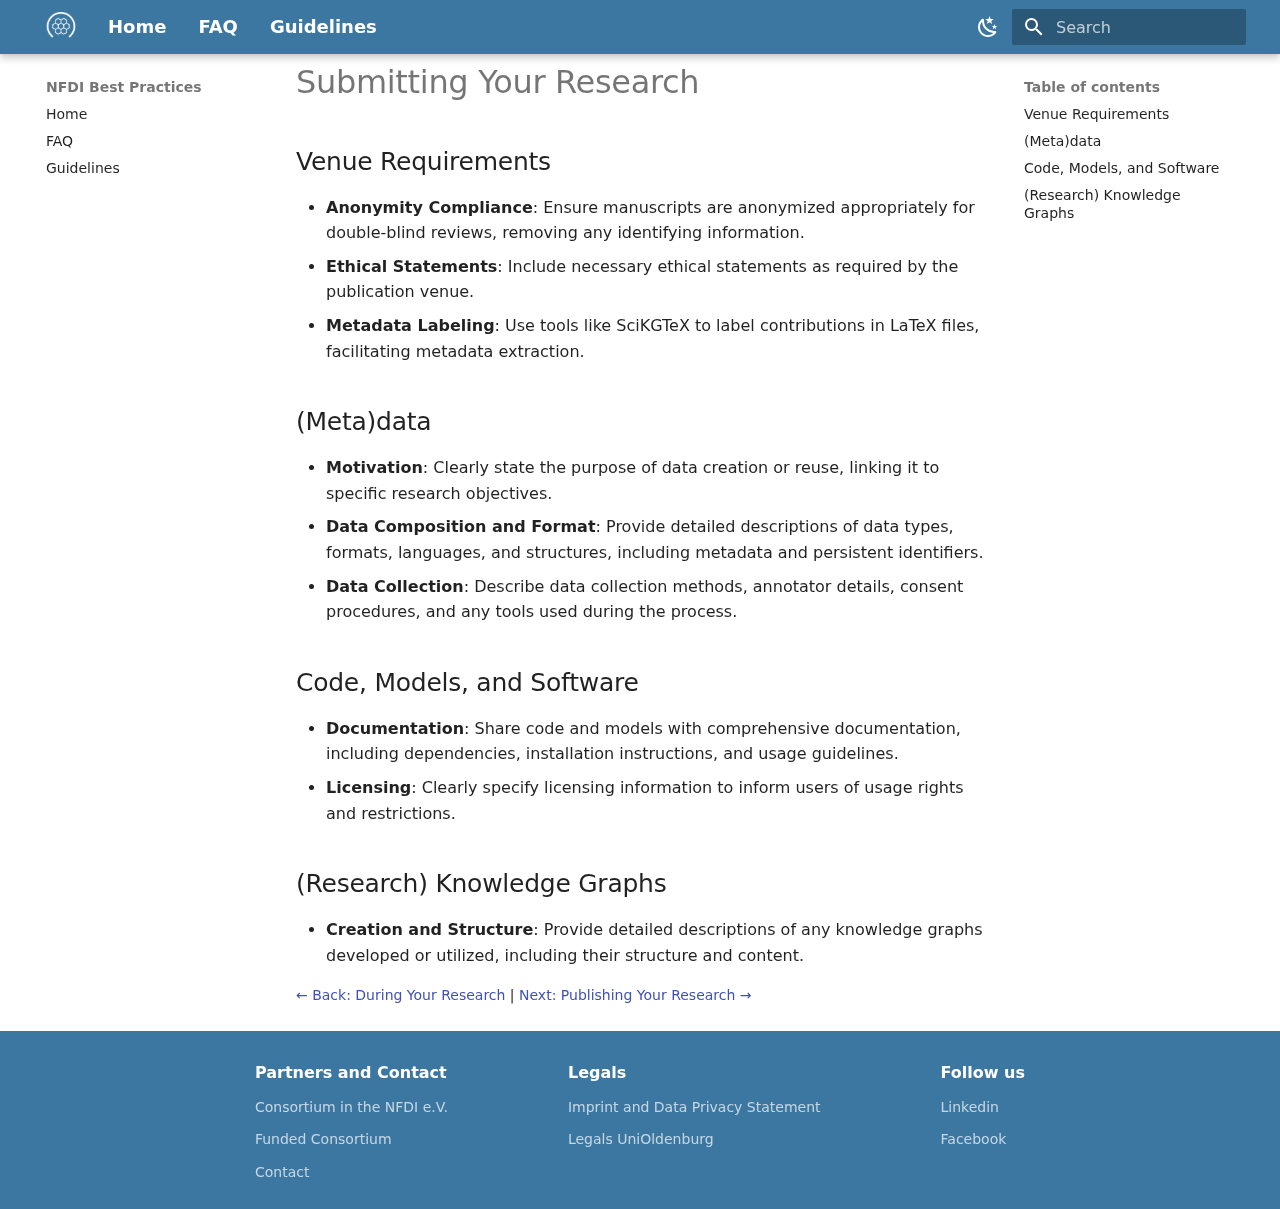
<file: nfdi4ds/submitting/index.html>
<!doctype html>
<html lang="en" class="no-js">
  <head>
    
      <meta charset="utf-8">
      <meta name="viewport" content="width=device-width,initial-scale=1">
      
      
      
      
      
      
      <link rel="icon" href="../../images/logo/logo.svg">
      <meta name="generator" content="mkdocs-1.6.1, mkdocs-material-9.6.9">
    
    
      
        <title>Submitting Your Research - NFDI Best Practices</title>
      
    
    
      <link rel="stylesheet" href="../../assets/stylesheets/main.4af4bdda.min.css">
      
        
        <link rel="stylesheet" href="../../assets/stylesheets/palette.06af60db.min.css">
      
      


    
    
      
    
    
      
        
        
        <link rel="preconnect" href="https://fonts.gstatic.com" crossorigin>
        <link rel="stylesheet" href="https://fonts.googleapis.com/css?family=Roboto:300,300i,400,400i,700,700i%7CRoboto+Mono:400,400i,700,700i&display=fallback">
        <style>:root{--md-text-font:"Roboto";--md-code-font:"Roboto Mono"}</style>
      
    
    
      <link rel="stylesheet" href="../../stylesheets/extra.css">
    
    <script>__md_scope=new URL("../..",location),__md_hash=e=>[...e].reduce(((e,_)=>(e<<5)-e+_.charCodeAt(0)),0),__md_get=(e,_=localStorage,t=__md_scope)=>JSON.parse(_.getItem(t.pathname+"."+e)),__md_set=(e,_,t=localStorage,a=__md_scope)=>{try{t.setItem(a.pathname+"."+e,JSON.stringify(_))}catch(e){}}</script>
    
      

    
    
    
  </head>
  
  
    
    
      
    
    
    
    
    <body dir="ltr" data-md-color-scheme="default" data-md-color-primary="indigo" data-md-color-accent="indigo">
  
    
    <input class="md-toggle" data-md-toggle="drawer" type="checkbox" id="__drawer" autocomplete="off">
    <input class="md-toggle" data-md-toggle="search" type="checkbox" id="__search" autocomplete="off">
    <label class="md-overlay" for="__drawer"></label>
    <div data-md-component="skip">
      
        
        <a href="#submitting-your-research" class="md-skip">
          Skip to content
        </a>
      
    </div>
    <div data-md-component="announce">
      
    </div>
    
    
      

  


<!-- Header -->
<header class="md-header md-header--shadow" data-md-component="header">
  <nav
    class="md-header__inner md-grid"
    aria-label="Header"
  >

    <!-- Link to home -->
    <a
      href="../.."
      title="NFDI Best Practices"
      class="md-header__button md-logo"
      aria-label="NFDI Best Practices"
      data-md-component="logo"
    >
      
  <img src="../../images/logo/logo.svg" alt="logo">

    </a>


    <label class="md-header__button md-icon" for="__drawer">
      
      <svg xmlns="http://www.w3.org/2000/svg" viewBox="0 0 24 24"><path d="M3 6h18v2H3zm0 5h18v2H3zm0 5h18v2H3z"/></svg>
    </label>

    <div class="md-header__title" data-md-component="header-title">
      <div class="md-header__ellipsis">
        <div class="md-header__topic">
            
              <span style="margin-right: 32px;" class="md-ellipsis">
                <a href="../..">Home</a>
              </span>
            
              <span style="margin-right: 32px;" class="md-ellipsis">
                <a href="../../faq/">FAQ</a>
              </span>
            
              <span style="margin-right: 32px;" class="md-ellipsis">
                <a href="../../guidelines/">Guidelines</a>
              </span>
            
        </div>
        <div class="md-header__topic" data-md-component="header-topic">
            
                <span style="margin-right: 32px;" class="md-ellipsis">
                  <a href="">Home</a>
                </span>
            
                <span style="margin-right: 32px;" class="md-ellipsis">
                  <a href="faq/">FAQ</a>
                </span>
            
                <span style="margin-right: 32px;" class="md-ellipsis">
                  <a href="guidelines/">Guidelines</a>
                </span>
            
        </div>
      </div>
    </div>

    
      
        <form class="md-header__option" data-md-component="palette">
  
    
    
    
    <input class="md-option" data-md-color-media="(prefers-color-scheme: light)" data-md-color-scheme="default" data-md-color-primary="indigo" data-md-color-accent="indigo"  aria-label="Switch to dark mode"  type="radio" name="__palette" id="__palette_0">
    
      <label class="md-header__button md-icon" title="Switch to dark mode" for="__palette_1" hidden>
        <svg xmlns="http://www.w3.org/2000/svg" viewBox="0 0 24 24"><path d="m17.75 4.09-2.53 1.94.91 3.06-2.63-1.81-2.63 1.81.91-3.06-2.53-1.94L12.44 4l1.06-3 1.06 3zm3.5 6.91-1.64 1.25.59 1.98-1.7-1.17-1.7 1.17.59-1.98L15.75 11l2.06-.05L18.5 9l.69 1.95zm-2.28 4.95c.83-.08 1.72 1.1 1.19 1.85-.32.45-.66.87-1.08 1.27C15.17 23 8.84 23 4.94 19.07c-3.91-3.9-3.91-10.24 0-14.14.4-.4.82-.76 1.27-1.08.75-.53 1.93.36 1.85 1.19-.27 2.86.69 5.83 2.89 8.02a9.96 9.96 0 0 0 8.02 2.89m-1.64 2.02a12.08 12.08 0 0 1-7.8-3.47c-2.17-2.19-3.33-5-3.49-7.82-2.81 3.14-2.7 7.96.31 10.98 3.02 3.01 7.84 3.12 10.98.31"/></svg>
      </label>
    
  
    
    
    
    <input class="md-option" data-md-color-media="(prefers-color-scheme: dark)" data-md-color-scheme="slate" data-md-color-primary="indigo" data-md-color-accent="indigo"  aria-label="Switch to light mode"  type="radio" name="__palette" id="__palette_1">
    
      <label class="md-header__button md-icon" title="Switch to light mode" for="__palette_0" hidden>
        <svg xmlns="http://www.w3.org/2000/svg" viewBox="0 0 24 24"><path d="M12 7a5 5 0 0 1 5 5 5 5 0 0 1-5 5 5 5 0 0 1-5-5 5 5 0 0 1 5-5m0 2a3 3 0 0 0-3 3 3 3 0 0 0 3 3 3 3 0 0 0 3-3 3 3 0 0 0-3-3m0-7 2.39 3.42C13.65 5.15 12.84 5 12 5s-1.65.15-2.39.42zM3.34 7l4.16-.35A7.2 7.2 0 0 0 5.94 8.5c-.44.74-.69 1.5-.83 2.29zm.02 10 1.76-3.77a7.131 7.131 0 0 0 2.38 4.14zM20.65 7l-1.77 3.79a7.02 7.02 0 0 0-2.38-4.15zm-.01 10-4.14.36c.59-.51 1.12-1.14 1.54-1.86.42-.73.69-1.5.83-2.29zM12 22l-2.41-3.44c.74.27 1.55.44 2.41.44.82 0 1.63-.17 2.37-.44z"/></svg>
      </label>
    
  
</form>
      
    

    
      <script>var palette=__md_get("__palette");if(palette&&palette.color){if("(prefers-color-scheme)"===palette.color.media){var media=matchMedia("(prefers-color-scheme: light)"),input=document.querySelector(media.matches?"[data-md-color-media='(prefers-color-scheme: light)']":"[data-md-color-media='(prefers-color-scheme: dark)']");palette.color.media=input.getAttribute("data-md-color-media"),palette.color.scheme=input.getAttribute("data-md-color-scheme"),palette.color.primary=input.getAttribute("data-md-color-primary"),palette.color.accent=input.getAttribute("data-md-color-accent")}for(var[key,value]of Object.entries(palette.color))document.body.setAttribute("data-md-color-"+key,value)}</script>
    


    


    
      <label class="md-header__button md-icon" for="__search">
        
        <svg xmlns="http://www.w3.org/2000/svg" viewBox="0 0 24 24"><path d="M9.5 3A6.5 6.5 0 0 1 16 9.5c0 1.61-.59 3.09-1.56 4.23l.27.27h.79l5 5-1.5 1.5-5-5v-.79l-.27-.27A6.52 6.52 0 0 1 9.5 16 6.5 6.5 0 0 1 3 9.5 6.5 6.5 0 0 1 9.5 3m0 2C7 5 5 7 5 9.5S7 14 9.5 14 14 12 14 9.5 12 5 9.5 5"/></svg>
      </label>


      <div class="md-search" data-md-component="search" role="dialog">
  <label class="md-search__overlay" for="__search"></label>
  <div class="md-search__inner" role="search">
    <form class="md-search__form" name="search">
      <input type="text" class="md-search__input" name="query" aria-label="Search" placeholder="Search" autocapitalize="off" autocorrect="off" autocomplete="off" spellcheck="false" data-md-component="search-query" required>
      <label class="md-search__icon md-icon" for="__search">
        
        <svg xmlns="http://www.w3.org/2000/svg" viewBox="0 0 24 24"><path d="M9.5 3A6.5 6.5 0 0 1 16 9.5c0 1.61-.59 3.09-1.56 4.23l.27.27h.79l5 5-1.5 1.5-5-5v-.79l-.27-.27A6.52 6.52 0 0 1 9.5 16 6.5 6.5 0 0 1 3 9.5 6.5 6.5 0 0 1 9.5 3m0 2C7 5 5 7 5 9.5S7 14 9.5 14 14 12 14 9.5 12 5 9.5 5"/></svg>
        
        <svg xmlns="http://www.w3.org/2000/svg" viewBox="0 0 24 24"><path d="M20 11v2H8l5.5 5.5-1.42 1.42L4.16 12l7.92-7.92L13.5 5.5 8 11z"/></svg>
      </label>
      <nav class="md-search__options" aria-label="Search">
        
        <button type="reset" class="md-search__icon md-icon" title="Clear" aria-label="Clear" tabindex="-1">
          
          <svg xmlns="http://www.w3.org/2000/svg" viewBox="0 0 24 24"><path d="M19 6.41 17.59 5 12 10.59 6.41 5 5 6.41 10.59 12 5 17.59 6.41 19 12 13.41 17.59 19 19 17.59 13.41 12z"/></svg>
        </button>
      </nav>
      
    </form>
    <div class="md-search__output">
      <div class="md-search__scrollwrap" tabindex="0" data-md-scrollfix>
        <div class="md-search-result" data-md-component="search-result">
          <div class="md-search-result__meta">
            Initializing search
          </div>
          <ol class="md-search-result__list" role="presentation"></ol>
        </div>
      </div>
    </div>
  </div>
</div>
    


    
  </nav>

  
</header>
    
    <div class="md-container" data-md-component="container">
      
      
        
          
        
      
      <main class="md-main" data-md-component="main">
        <div class="md-main__inner md-grid">
          
            
              
              <div class="md-sidebar md-sidebar--primary" data-md-component="sidebar" data-md-type="navigation" >
                <div class="md-sidebar__scrollwrap">
                  <div class="md-sidebar__inner">
                    



<nav class="md-nav md-nav--primary" aria-label="Navigation" data-md-level="0">
  <label class="md-nav__title" for="__drawer">
    <a href="../.." title="NFDI Best Practices" class="md-nav__button md-logo" aria-label="NFDI Best Practices" data-md-component="logo">
      
  <img src="../../images/logo/logo.svg" alt="logo">

    </a>
    NFDI Best Practices
  </label>
  
  <ul class="md-nav__list" data-md-scrollfix>
    
      
      
  
  
  
  
    <li class="md-nav__item">
      <a href="../.." class="md-nav__link">
        
  
  <span class="md-ellipsis">
    Home
    
  </span>
  

      </a>
    </li>
  

    
      
      
  
  
  
  
    <li class="md-nav__item">
      <a href="../../faq/" class="md-nav__link">
        
  
  <span class="md-ellipsis">
    FAQ
    
  </span>
  

      </a>
    </li>
  

    
      
      
  
  
  
  
    <li class="md-nav__item">
      <a href="../../guidelines/" class="md-nav__link">
        
  
  <span class="md-ellipsis">
    Guidelines
    
  </span>
  

      </a>
    </li>
  

    
  </ul>
</nav>
                  </div>
                </div>
              </div>
            
            
              
              <div class="md-sidebar md-sidebar--secondary" data-md-component="sidebar" data-md-type="toc" >
                <div class="md-sidebar__scrollwrap">
                  <div class="md-sidebar__inner">
                    

<nav class="md-nav md-nav--secondary" aria-label="Table of contents">
  
  
  
    
  
  
    <label class="md-nav__title" for="__toc">
      <span class="md-nav__icon md-icon"></span>
      Table of contents
    </label>
    <ul class="md-nav__list" data-md-component="toc" data-md-scrollfix>
      
        <li class="md-nav__item">
  <a href="#venue-requirements" class="md-nav__link">
    <span class="md-ellipsis">
      Venue Requirements
    </span>
  </a>
  
</li>
      
        <li class="md-nav__item">
  <a href="#metadata" class="md-nav__link">
    <span class="md-ellipsis">
      (Meta)data
    </span>
  </a>
  
</li>
      
        <li class="md-nav__item">
  <a href="#code-models-and-software" class="md-nav__link">
    <span class="md-ellipsis">
      Code, Models, and Software
    </span>
  </a>
  
</li>
      
        <li class="md-nav__item">
  <a href="#research-knowledge-graphs" class="md-nav__link">
    <span class="md-ellipsis">
      (Research) Knowledge Graphs
    </span>
  </a>
  
</li>
      
    </ul>
  
</nav>
                  </div>
                </div>
              </div>
            
          
          
            <div class="md-content" data-md-component="content">
              <article class="md-content__inner md-typeset">
                
                  



<h1 id="submitting-your-research">Submitting Your Research</h1>
<h2 id="venue-requirements">Venue Requirements</h2>
<ul>
<li><strong>Anonymity Compliance</strong>: Ensure manuscripts are anonymized appropriately for double-blind reviews, removing any identifying information.</li>
<li><strong>Ethical Statements</strong>: Include necessary ethical statements as required by the publication venue.</li>
<li><strong>Metadata Labeling</strong>: Use tools like SciKGTeX to label contributions in LaTeX files, facilitating metadata extraction.</li>
</ul>
<h2 id="metadata">(Meta)data</h2>
<ul>
<li><strong>Motivation</strong>: Clearly state the purpose of data creation or reuse, linking it to specific research objectives.</li>
<li><strong>Data Composition and Format</strong>: Provide detailed descriptions of data types, formats, languages, and structures, including metadata and persistent identifiers.</li>
<li><strong>Data Collection</strong>: Describe data collection methods, annotator details, consent procedures, and any tools used during the process.</li>
</ul>
<h2 id="code-models-and-software">Code, Models, and Software</h2>
<ul>
<li><strong>Documentation</strong>: Share code and models with comprehensive documentation, including dependencies, installation instructions, and usage guidelines.</li>
<li><strong>Licensing</strong>: Clearly specify licensing information to inform users of usage rights and restrictions.</li>
</ul>
<h2 id="research-knowledge-graphs">(Research) Knowledge Graphs</h2>
<ul>
<li><strong>Creation and Structure</strong>: Provide detailed descriptions of any knowledge graphs developed or utilized, including their structure and content.</li>
</ul>
<p><a href="../during/">← Back: During Your Research</a> | <a href="../publishing/">Next: Publishing Your Research →</a></p>












                
              </article>
            </div>
          
          
<script>var target=document.getElementById(location.hash.slice(1));target&&target.name&&(target.checked=target.name.startsWith("__tabbed_"))</script>
        </div>
        
      </main>
      
        <footer class="md-footer">

    <!-- Link to previous and/or next page -->
    
  
    <!-- Further information -->
    <div class="md-footer-meta md-typeset" style="display: flex; justify-content: center;">
        <div class="footer" style="display: flex; justify-content: center; gap: 100px; margin: 19.5px 0;">
          <div class="footer-section partners-contact">
            <div class="footer-title">Partners and Contact</div>
            <a href="" class="footer-link">Consortium in the NFDI e.V.</a>
            <a href="" class="footer-link">Funded Consortium</a>
            <a href="" class="footer-link">Contact</a>
          </div>
          <div class="footer-section legals">
            <div class="footer-title">Legals</div>
            <a href="" class="footer-link">Imprint and Data Privacy Statement</a>
            <a href="" class="footer-link">Legals UniOldenburg</a>
          </div>
          <div class="footer-section follow-us">
            <div class="footer-title">Follow us</div>
            <a href="" class="footer-link">Linkedin</a>
            <a href="" class="footer-link">Facebook</a>
          </div>
        </div>
        <!-- Social links -->
        
      </div>
    </div>
  </footer>
      
    </div>
    <div class="md-dialog" data-md-component="dialog">
      <div class="md-dialog__inner md-typeset"></div>
    </div>
    
    
    <script id="__config" type="application/json">{"base": "../..", "features": [], "search": "../../assets/javascripts/workers/search.f8cc74c7.min.js", "translations": {"clipboard.copied": "Copied to clipboard", "clipboard.copy": "Copy to clipboard", "search.result.more.one": "1 more on this page", "search.result.more.other": "# more on this page", "search.result.none": "No matching documents", "search.result.one": "1 matching document", "search.result.other": "# matching documents", "search.result.placeholder": "Type to start searching", "search.result.term.missing": "Missing", "select.version": "Select version"}}</script>
    
    
      <script src="../../assets/javascripts/bundle.c8b220af.min.js"></script>
      
    
  </body>
</html>
</file>
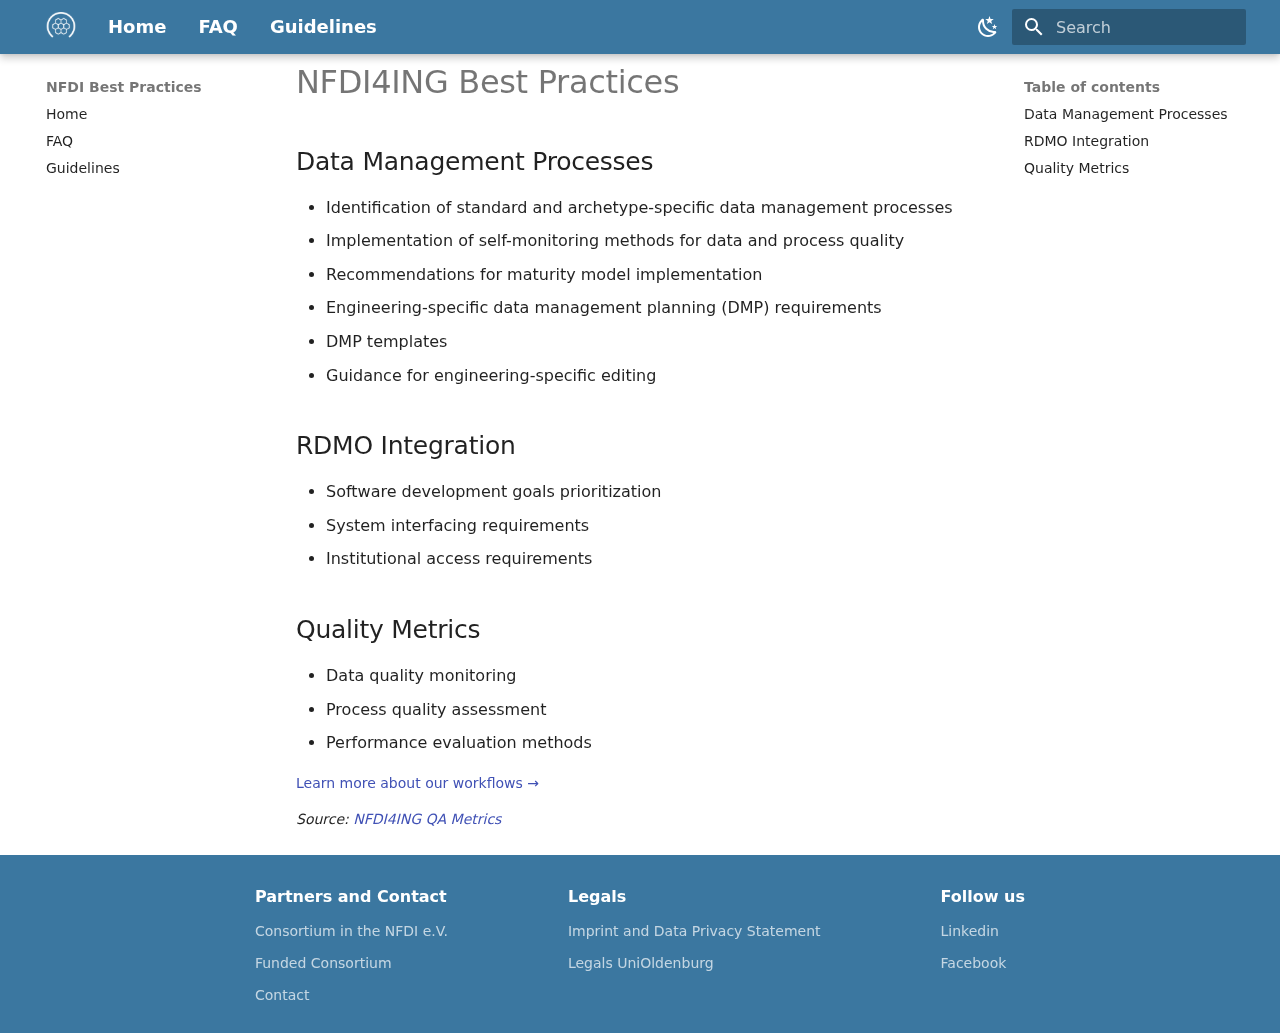
<file: nfdi4ing/01_bp/index.html>
<!doctype html>
<html lang="en" class="no-js">
  <head>
    
      <meta charset="utf-8">
      <meta name="viewport" content="width=device-width,initial-scale=1">
      
      
      
      
      
      
      <link rel="icon" href="../../images/logo/logo.svg">
      <meta name="generator" content="mkdocs-1.6.1, mkdocs-material-9.6.9">
    
    
      
        <title>NFDI4ING Best Practices - NFDI Best Practices</title>
      
    
    
      <link rel="stylesheet" href="../../assets/stylesheets/main.4af4bdda.min.css">
      
        
        <link rel="stylesheet" href="../../assets/stylesheets/palette.06af60db.min.css">
      
      


    
    
      
    
    
      
        
        
        <link rel="preconnect" href="https://fonts.gstatic.com" crossorigin>
        <link rel="stylesheet" href="https://fonts.googleapis.com/css?family=Roboto:300,300i,400,400i,700,700i%7CRoboto+Mono:400,400i,700,700i&display=fallback">
        <style>:root{--md-text-font:"Roboto";--md-code-font:"Roboto Mono"}</style>
      
    
    
      <link rel="stylesheet" href="../../stylesheets/extra.css">
    
    <script>__md_scope=new URL("../..",location),__md_hash=e=>[...e].reduce(((e,_)=>(e<<5)-e+_.charCodeAt(0)),0),__md_get=(e,_=localStorage,t=__md_scope)=>JSON.parse(_.getItem(t.pathname+"."+e)),__md_set=(e,_,t=localStorage,a=__md_scope)=>{try{t.setItem(a.pathname+"."+e,JSON.stringify(_))}catch(e){}}</script>
    
      

    
    
    
  </head>
  
  
    
    
      
    
    
    
    
    <body dir="ltr" data-md-color-scheme="default" data-md-color-primary="indigo" data-md-color-accent="indigo">
  
    
    <input class="md-toggle" data-md-toggle="drawer" type="checkbox" id="__drawer" autocomplete="off">
    <input class="md-toggle" data-md-toggle="search" type="checkbox" id="__search" autocomplete="off">
    <label class="md-overlay" for="__drawer"></label>
    <div data-md-component="skip">
      
        
        <a href="#nfdi4ing-best-practices" class="md-skip">
          Skip to content
        </a>
      
    </div>
    <div data-md-component="announce">
      
    </div>
    
    
      

  


<!-- Header -->
<header class="md-header md-header--shadow" data-md-component="header">
  <nav
    class="md-header__inner md-grid"
    aria-label="Header"
  >

    <!-- Link to home -->
    <a
      href="../.."
      title="NFDI Best Practices"
      class="md-header__button md-logo"
      aria-label="NFDI Best Practices"
      data-md-component="logo"
    >
      
  <img src="../../images/logo/logo.svg" alt="logo">

    </a>


    <label class="md-header__button md-icon" for="__drawer">
      
      <svg xmlns="http://www.w3.org/2000/svg" viewBox="0 0 24 24"><path d="M3 6h18v2H3zm0 5h18v2H3zm0 5h18v2H3z"/></svg>
    </label>

    <div class="md-header__title" data-md-component="header-title">
      <div class="md-header__ellipsis">
        <div class="md-header__topic">
            
              <span style="margin-right: 32px;" class="md-ellipsis">
                <a href="../..">Home</a>
              </span>
            
              <span style="margin-right: 32px;" class="md-ellipsis">
                <a href="../../faq/">FAQ</a>
              </span>
            
              <span style="margin-right: 32px;" class="md-ellipsis">
                <a href="../../guidelines/">Guidelines</a>
              </span>
            
        </div>
        <div class="md-header__topic" data-md-component="header-topic">
            
                <span style="margin-right: 32px;" class="md-ellipsis">
                  <a href="">Home</a>
                </span>
            
                <span style="margin-right: 32px;" class="md-ellipsis">
                  <a href="faq/">FAQ</a>
                </span>
            
                <span style="margin-right: 32px;" class="md-ellipsis">
                  <a href="guidelines/">Guidelines</a>
                </span>
            
        </div>
      </div>
    </div>

    
      
        <form class="md-header__option" data-md-component="palette">
  
    
    
    
    <input class="md-option" data-md-color-media="(prefers-color-scheme: light)" data-md-color-scheme="default" data-md-color-primary="indigo" data-md-color-accent="indigo"  aria-label="Switch to dark mode"  type="radio" name="__palette" id="__palette_0">
    
      <label class="md-header__button md-icon" title="Switch to dark mode" for="__palette_1" hidden>
        <svg xmlns="http://www.w3.org/2000/svg" viewBox="0 0 24 24"><path d="m17.75 4.09-2.53 1.94.91 3.06-2.63-1.81-2.63 1.81.91-3.06-2.53-1.94L12.44 4l1.06-3 1.06 3zm3.5 6.91-1.64 1.25.59 1.98-1.7-1.17-1.7 1.17.59-1.98L15.75 11l2.06-.05L18.5 9l.69 1.95zm-2.28 4.95c.83-.08 1.72 1.1 1.19 1.85-.32.45-.66.87-1.08 1.27C15.17 23 8.84 23 4.94 19.07c-3.91-3.9-3.91-10.24 0-14.14.4-.4.82-.76 1.27-1.08.75-.53 1.93.36 1.85 1.19-.27 2.86.69 5.83 2.89 8.02a9.96 9.96 0 0 0 8.02 2.89m-1.64 2.02a12.08 12.08 0 0 1-7.8-3.47c-2.17-2.19-3.33-5-3.49-7.82-2.81 3.14-2.7 7.96.31 10.98 3.02 3.01 7.84 3.12 10.98.31"/></svg>
      </label>
    
  
    
    
    
    <input class="md-option" data-md-color-media="(prefers-color-scheme: dark)" data-md-color-scheme="slate" data-md-color-primary="indigo" data-md-color-accent="indigo"  aria-label="Switch to light mode"  type="radio" name="__palette" id="__palette_1">
    
      <label class="md-header__button md-icon" title="Switch to light mode" for="__palette_0" hidden>
        <svg xmlns="http://www.w3.org/2000/svg" viewBox="0 0 24 24"><path d="M12 7a5 5 0 0 1 5 5 5 5 0 0 1-5 5 5 5 0 0 1-5-5 5 5 0 0 1 5-5m0 2a3 3 0 0 0-3 3 3 3 0 0 0 3 3 3 3 0 0 0 3-3 3 3 0 0 0-3-3m0-7 2.39 3.42C13.65 5.15 12.84 5 12 5s-1.65.15-2.39.42zM3.34 7l4.16-.35A7.2 7.2 0 0 0 5.94 8.5c-.44.74-.69 1.5-.83 2.29zm.02 10 1.76-3.77a7.131 7.131 0 0 0 2.38 4.14zM20.65 7l-1.77 3.79a7.02 7.02 0 0 0-2.38-4.15zm-.01 10-4.14.36c.59-.51 1.12-1.14 1.54-1.86.42-.73.69-1.5.83-2.29zM12 22l-2.41-3.44c.74.27 1.55.44 2.41.44.82 0 1.63-.17 2.37-.44z"/></svg>
      </label>
    
  
</form>
      
    

    
      <script>var palette=__md_get("__palette");if(palette&&palette.color){if("(prefers-color-scheme)"===palette.color.media){var media=matchMedia("(prefers-color-scheme: light)"),input=document.querySelector(media.matches?"[data-md-color-media='(prefers-color-scheme: light)']":"[data-md-color-media='(prefers-color-scheme: dark)']");palette.color.media=input.getAttribute("data-md-color-media"),palette.color.scheme=input.getAttribute("data-md-color-scheme"),palette.color.primary=input.getAttribute("data-md-color-primary"),palette.color.accent=input.getAttribute("data-md-color-accent")}for(var[key,value]of Object.entries(palette.color))document.body.setAttribute("data-md-color-"+key,value)}</script>
    


    


    
      <label class="md-header__button md-icon" for="__search">
        
        <svg xmlns="http://www.w3.org/2000/svg" viewBox="0 0 24 24"><path d="M9.5 3A6.5 6.5 0 0 1 16 9.5c0 1.61-.59 3.09-1.56 4.23l.27.27h.79l5 5-1.5 1.5-5-5v-.79l-.27-.27A6.52 6.52 0 0 1 9.5 16 6.5 6.5 0 0 1 3 9.5 6.5 6.5 0 0 1 9.5 3m0 2C7 5 5 7 5 9.5S7 14 9.5 14 14 12 14 9.5 12 5 9.5 5"/></svg>
      </label>


      <div class="md-search" data-md-component="search" role="dialog">
  <label class="md-search__overlay" for="__search"></label>
  <div class="md-search__inner" role="search">
    <form class="md-search__form" name="search">
      <input type="text" class="md-search__input" name="query" aria-label="Search" placeholder="Search" autocapitalize="off" autocorrect="off" autocomplete="off" spellcheck="false" data-md-component="search-query" required>
      <label class="md-search__icon md-icon" for="__search">
        
        <svg xmlns="http://www.w3.org/2000/svg" viewBox="0 0 24 24"><path d="M9.5 3A6.5 6.5 0 0 1 16 9.5c0 1.61-.59 3.09-1.56 4.23l.27.27h.79l5 5-1.5 1.5-5-5v-.79l-.27-.27A6.52 6.52 0 0 1 9.5 16 6.5 6.5 0 0 1 3 9.5 6.5 6.5 0 0 1 9.5 3m0 2C7 5 5 7 5 9.5S7 14 9.5 14 14 12 14 9.5 12 5 9.5 5"/></svg>
        
        <svg xmlns="http://www.w3.org/2000/svg" viewBox="0 0 24 24"><path d="M20 11v2H8l5.5 5.5-1.42 1.42L4.16 12l7.92-7.92L13.5 5.5 8 11z"/></svg>
      </label>
      <nav class="md-search__options" aria-label="Search">
        
        <button type="reset" class="md-search__icon md-icon" title="Clear" aria-label="Clear" tabindex="-1">
          
          <svg xmlns="http://www.w3.org/2000/svg" viewBox="0 0 24 24"><path d="M19 6.41 17.59 5 12 10.59 6.41 5 5 6.41 10.59 12 5 17.59 6.41 19 12 13.41 17.59 19 19 17.59 13.41 12z"/></svg>
        </button>
      </nav>
      
    </form>
    <div class="md-search__output">
      <div class="md-search__scrollwrap" tabindex="0" data-md-scrollfix>
        <div class="md-search-result" data-md-component="search-result">
          <div class="md-search-result__meta">
            Initializing search
          </div>
          <ol class="md-search-result__list" role="presentation"></ol>
        </div>
      </div>
    </div>
  </div>
</div>
    


    
  </nav>

  
</header>
    
    <div class="md-container" data-md-component="container">
      
      
        
          
        
      
      <main class="md-main" data-md-component="main">
        <div class="md-main__inner md-grid">
          
            
              
              <div class="md-sidebar md-sidebar--primary" data-md-component="sidebar" data-md-type="navigation" >
                <div class="md-sidebar__scrollwrap">
                  <div class="md-sidebar__inner">
                    



<nav class="md-nav md-nav--primary" aria-label="Navigation" data-md-level="0">
  <label class="md-nav__title" for="__drawer">
    <a href="../.." title="NFDI Best Practices" class="md-nav__button md-logo" aria-label="NFDI Best Practices" data-md-component="logo">
      
  <img src="../../images/logo/logo.svg" alt="logo">

    </a>
    NFDI Best Practices
  </label>
  
  <ul class="md-nav__list" data-md-scrollfix>
    
      
      
  
  
  
  
    <li class="md-nav__item">
      <a href="../.." class="md-nav__link">
        
  
  <span class="md-ellipsis">
    Home
    
  </span>
  

      </a>
    </li>
  

    
      
      
  
  
  
  
    <li class="md-nav__item">
      <a href="../../faq/" class="md-nav__link">
        
  
  <span class="md-ellipsis">
    FAQ
    
  </span>
  

      </a>
    </li>
  

    
      
      
  
  
  
  
    <li class="md-nav__item">
      <a href="../../guidelines/" class="md-nav__link">
        
  
  <span class="md-ellipsis">
    Guidelines
    
  </span>
  

      </a>
    </li>
  

    
  </ul>
</nav>
                  </div>
                </div>
              </div>
            
            
              
              <div class="md-sidebar md-sidebar--secondary" data-md-component="sidebar" data-md-type="toc" >
                <div class="md-sidebar__scrollwrap">
                  <div class="md-sidebar__inner">
                    

<nav class="md-nav md-nav--secondary" aria-label="Table of contents">
  
  
  
    
  
  
    <label class="md-nav__title" for="__toc">
      <span class="md-nav__icon md-icon"></span>
      Table of contents
    </label>
    <ul class="md-nav__list" data-md-component="toc" data-md-scrollfix>
      
        <li class="md-nav__item">
  <a href="#data-management-processes" class="md-nav__link">
    <span class="md-ellipsis">
      Data Management Processes
    </span>
  </a>
  
</li>
      
        <li class="md-nav__item">
  <a href="#rdmo-integration" class="md-nav__link">
    <span class="md-ellipsis">
      RDMO Integration
    </span>
  </a>
  
</li>
      
        <li class="md-nav__item">
  <a href="#quality-metrics" class="md-nav__link">
    <span class="md-ellipsis">
      Quality Metrics
    </span>
  </a>
  
</li>
      
    </ul>
  
</nav>
                  </div>
                </div>
              </div>
            
          
          
            <div class="md-content" data-md-component="content">
              <article class="md-content__inner md-typeset">
                
                  



<h1 id="nfdi4ing-best-practices">NFDI4ING Best Practices</h1>
<h2 id="data-management-processes">Data Management Processes</h2>
<ul>
<li>Identification of standard and archetype-specific data management processes</li>
<li>Implementation of self-monitoring methods for data and process quality</li>
<li>Recommendations for maturity model implementation</li>
<li>Engineering-specific data management planning (DMP) requirements</li>
<li>DMP templates</li>
<li>Guidance for engineering-specific editing</li>
</ul>
<h2 id="rdmo-integration">RDMO Integration</h2>
<ul>
<li>Software development goals prioritization</li>
<li>System interfacing requirements</li>
<li>Institutional access requirements</li>
</ul>
<h2 id="quality-metrics">Quality Metrics</h2>
<ul>
<li>Data quality monitoring</li>
<li>Process quality assessment</li>
<li>Performance evaluation methods</li>
</ul>
<p><a href="../02_workflow/">Learn more about our workflows →</a></p>
<p><em>Source: <a href="https://nfdi4ing.de/special-interest-groups-sig/qa-metrics/">NFDI4ING QA Metrics</a></em></p>












                
              </article>
            </div>
          
          
<script>var target=document.getElementById(location.hash.slice(1));target&&target.name&&(target.checked=target.name.startsWith("__tabbed_"))</script>
        </div>
        
      </main>
      
        <footer class="md-footer">

    <!-- Link to previous and/or next page -->
    
  
    <!-- Further information -->
    <div class="md-footer-meta md-typeset" style="display: flex; justify-content: center;">
        <div class="footer" style="display: flex; justify-content: center; gap: 100px; margin: 19.5px 0;">
          <div class="footer-section partners-contact">
            <div class="footer-title">Partners and Contact</div>
            <a href="" class="footer-link">Consortium in the NFDI e.V.</a>
            <a href="" class="footer-link">Funded Consortium</a>
            <a href="" class="footer-link">Contact</a>
          </div>
          <div class="footer-section legals">
            <div class="footer-title">Legals</div>
            <a href="" class="footer-link">Imprint and Data Privacy Statement</a>
            <a href="" class="footer-link">Legals UniOldenburg</a>
          </div>
          <div class="footer-section follow-us">
            <div class="footer-title">Follow us</div>
            <a href="" class="footer-link">Linkedin</a>
            <a href="" class="footer-link">Facebook</a>
          </div>
        </div>
        <!-- Social links -->
        
      </div>
    </div>
  </footer>
      
    </div>
    <div class="md-dialog" data-md-component="dialog">
      <div class="md-dialog__inner md-typeset"></div>
    </div>
    
    
    <script id="__config" type="application/json">{"base": "../..", "features": [], "search": "../../assets/javascripts/workers/search.f8cc74c7.min.js", "translations": {"clipboard.copied": "Copied to clipboard", "clipboard.copy": "Copy to clipboard", "search.result.more.one": "1 more on this page", "search.result.more.other": "# more on this page", "search.result.none": "No matching documents", "search.result.one": "1 matching document", "search.result.other": "# matching documents", "search.result.placeholder": "Type to start searching", "search.result.term.missing": "Missing", "select.version": "Select version"}}</script>
    
    
      <script src="../../assets/javascripts/bundle.c8b220af.min.js"></script>
      
    
  </body>
</html>
</file>
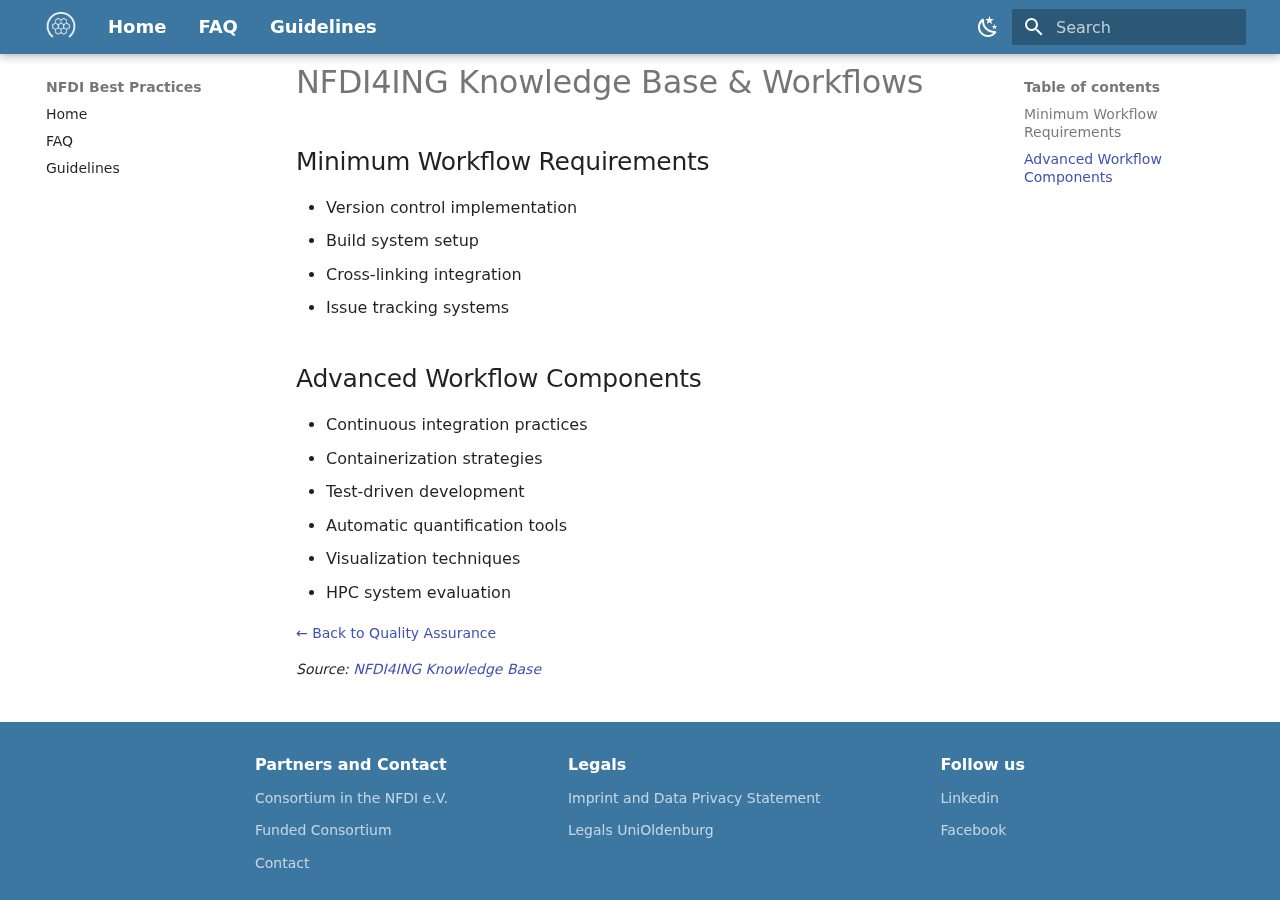
<file: nfdi4ing/02_workflow/index.html>
<!doctype html>
<html lang="en" class="no-js">
  <head>
    
      <meta charset="utf-8">
      <meta name="viewport" content="width=device-width,initial-scale=1">
      
      
      
      
      
      
      <link rel="icon" href="../../images/logo/logo.svg">
      <meta name="generator" content="mkdocs-1.6.1, mkdocs-material-9.6.9">
    
    
      
        <title>NFDI4ING Knowledge Base & Workflows - NFDI Best Practices</title>
      
    
    
      <link rel="stylesheet" href="../../assets/stylesheets/main.4af4bdda.min.css">
      
        
        <link rel="stylesheet" href="../../assets/stylesheets/palette.06af60db.min.css">
      
      


    
    
      
    
    
      
        
        
        <link rel="preconnect" href="https://fonts.gstatic.com" crossorigin>
        <link rel="stylesheet" href="https://fonts.googleapis.com/css?family=Roboto:300,300i,400,400i,700,700i%7CRoboto+Mono:400,400i,700,700i&display=fallback">
        <style>:root{--md-text-font:"Roboto";--md-code-font:"Roboto Mono"}</style>
      
    
    
      <link rel="stylesheet" href="../../stylesheets/extra.css">
    
    <script>__md_scope=new URL("../..",location),__md_hash=e=>[...e].reduce(((e,_)=>(e<<5)-e+_.charCodeAt(0)),0),__md_get=(e,_=localStorage,t=__md_scope)=>JSON.parse(_.getItem(t.pathname+"."+e)),__md_set=(e,_,t=localStorage,a=__md_scope)=>{try{t.setItem(a.pathname+"."+e,JSON.stringify(_))}catch(e){}}</script>
    
      

    
    
    
  </head>
  
  
    
    
      
    
    
    
    
    <body dir="ltr" data-md-color-scheme="default" data-md-color-primary="indigo" data-md-color-accent="indigo">
  
    
    <input class="md-toggle" data-md-toggle="drawer" type="checkbox" id="__drawer" autocomplete="off">
    <input class="md-toggle" data-md-toggle="search" type="checkbox" id="__search" autocomplete="off">
    <label class="md-overlay" for="__drawer"></label>
    <div data-md-component="skip">
      
        
        <a href="#nfdi4ing-knowledge-base-workflows" class="md-skip">
          Skip to content
        </a>
      
    </div>
    <div data-md-component="announce">
      
    </div>
    
    
      

  


<!-- Header -->
<header class="md-header md-header--shadow" data-md-component="header">
  <nav
    class="md-header__inner md-grid"
    aria-label="Header"
  >

    <!-- Link to home -->
    <a
      href="../.."
      title="NFDI Best Practices"
      class="md-header__button md-logo"
      aria-label="NFDI Best Practices"
      data-md-component="logo"
    >
      
  <img src="../../images/logo/logo.svg" alt="logo">

    </a>


    <label class="md-header__button md-icon" for="__drawer">
      
      <svg xmlns="http://www.w3.org/2000/svg" viewBox="0 0 24 24"><path d="M3 6h18v2H3zm0 5h18v2H3zm0 5h18v2H3z"/></svg>
    </label>

    <div class="md-header__title" data-md-component="header-title">
      <div class="md-header__ellipsis">
        <div class="md-header__topic">
            
              <span style="margin-right: 32px;" class="md-ellipsis">
                <a href="../..">Home</a>
              </span>
            
              <span style="margin-right: 32px;" class="md-ellipsis">
                <a href="../../faq/">FAQ</a>
              </span>
            
              <span style="margin-right: 32px;" class="md-ellipsis">
                <a href="../../guidelines/">Guidelines</a>
              </span>
            
        </div>
        <div class="md-header__topic" data-md-component="header-topic">
            
                <span style="margin-right: 32px;" class="md-ellipsis">
                  <a href="">Home</a>
                </span>
            
                <span style="margin-right: 32px;" class="md-ellipsis">
                  <a href="faq/">FAQ</a>
                </span>
            
                <span style="margin-right: 32px;" class="md-ellipsis">
                  <a href="guidelines/">Guidelines</a>
                </span>
            
        </div>
      </div>
    </div>

    
      
        <form class="md-header__option" data-md-component="palette">
  
    
    
    
    <input class="md-option" data-md-color-media="(prefers-color-scheme: light)" data-md-color-scheme="default" data-md-color-primary="indigo" data-md-color-accent="indigo"  aria-label="Switch to dark mode"  type="radio" name="__palette" id="__palette_0">
    
      <label class="md-header__button md-icon" title="Switch to dark mode" for="__palette_1" hidden>
        <svg xmlns="http://www.w3.org/2000/svg" viewBox="0 0 24 24"><path d="m17.75 4.09-2.53 1.94.91 3.06-2.63-1.81-2.63 1.81.91-3.06-2.53-1.94L12.44 4l1.06-3 1.06 3zm3.5 6.91-1.64 1.25.59 1.98-1.7-1.17-1.7 1.17.59-1.98L15.75 11l2.06-.05L18.5 9l.69 1.95zm-2.28 4.95c.83-.08 1.72 1.1 1.19 1.85-.32.45-.66.87-1.08 1.27C15.17 23 8.84 23 4.94 19.07c-3.91-3.9-3.91-10.24 0-14.14.4-.4.82-.76 1.27-1.08.75-.53 1.93.36 1.85 1.19-.27 2.86.69 5.83 2.89 8.02a9.96 9.96 0 0 0 8.02 2.89m-1.64 2.02a12.08 12.08 0 0 1-7.8-3.47c-2.17-2.19-3.33-5-3.49-7.82-2.81 3.14-2.7 7.96.31 10.98 3.02 3.01 7.84 3.12 10.98.31"/></svg>
      </label>
    
  
    
    
    
    <input class="md-option" data-md-color-media="(prefers-color-scheme: dark)" data-md-color-scheme="slate" data-md-color-primary="indigo" data-md-color-accent="indigo"  aria-label="Switch to light mode"  type="radio" name="__palette" id="__palette_1">
    
      <label class="md-header__button md-icon" title="Switch to light mode" for="__palette_0" hidden>
        <svg xmlns="http://www.w3.org/2000/svg" viewBox="0 0 24 24"><path d="M12 7a5 5 0 0 1 5 5 5 5 0 0 1-5 5 5 5 0 0 1-5-5 5 5 0 0 1 5-5m0 2a3 3 0 0 0-3 3 3 3 0 0 0 3 3 3 3 0 0 0 3-3 3 3 0 0 0-3-3m0-7 2.39 3.42C13.65 5.15 12.84 5 12 5s-1.65.15-2.39.42zM3.34 7l4.16-.35A7.2 7.2 0 0 0 5.94 8.5c-.44.74-.69 1.5-.83 2.29zm.02 10 1.76-3.77a7.131 7.131 0 0 0 2.38 4.14zM20.65 7l-1.77 3.79a7.02 7.02 0 0 0-2.38-4.15zm-.01 10-4.14.36c.59-.51 1.12-1.14 1.54-1.86.42-.73.69-1.5.83-2.29zM12 22l-2.41-3.44c.74.27 1.55.44 2.41.44.82 0 1.63-.17 2.37-.44z"/></svg>
      </label>
    
  
</form>
      
    

    
      <script>var palette=__md_get("__palette");if(palette&&palette.color){if("(prefers-color-scheme)"===palette.color.media){var media=matchMedia("(prefers-color-scheme: light)"),input=document.querySelector(media.matches?"[data-md-color-media='(prefers-color-scheme: light)']":"[data-md-color-media='(prefers-color-scheme: dark)']");palette.color.media=input.getAttribute("data-md-color-media"),palette.color.scheme=input.getAttribute("data-md-color-scheme"),palette.color.primary=input.getAttribute("data-md-color-primary"),palette.color.accent=input.getAttribute("data-md-color-accent")}for(var[key,value]of Object.entries(palette.color))document.body.setAttribute("data-md-color-"+key,value)}</script>
    


    


    
      <label class="md-header__button md-icon" for="__search">
        
        <svg xmlns="http://www.w3.org/2000/svg" viewBox="0 0 24 24"><path d="M9.5 3A6.5 6.5 0 0 1 16 9.5c0 1.61-.59 3.09-1.56 4.23l.27.27h.79l5 5-1.5 1.5-5-5v-.79l-.27-.27A6.52 6.52 0 0 1 9.5 16 6.5 6.5 0 0 1 3 9.5 6.5 6.5 0 0 1 9.5 3m0 2C7 5 5 7 5 9.5S7 14 9.5 14 14 12 14 9.5 12 5 9.5 5"/></svg>
      </label>


      <div class="md-search" data-md-component="search" role="dialog">
  <label class="md-search__overlay" for="__search"></label>
  <div class="md-search__inner" role="search">
    <form class="md-search__form" name="search">
      <input type="text" class="md-search__input" name="query" aria-label="Search" placeholder="Search" autocapitalize="off" autocorrect="off" autocomplete="off" spellcheck="false" data-md-component="search-query" required>
      <label class="md-search__icon md-icon" for="__search">
        
        <svg xmlns="http://www.w3.org/2000/svg" viewBox="0 0 24 24"><path d="M9.5 3A6.5 6.5 0 0 1 16 9.5c0 1.61-.59 3.09-1.56 4.23l.27.27h.79l5 5-1.5 1.5-5-5v-.79l-.27-.27A6.52 6.52 0 0 1 9.5 16 6.5 6.5 0 0 1 3 9.5 6.5 6.5 0 0 1 9.5 3m0 2C7 5 5 7 5 9.5S7 14 9.5 14 14 12 14 9.5 12 5 9.5 5"/></svg>
        
        <svg xmlns="http://www.w3.org/2000/svg" viewBox="0 0 24 24"><path d="M20 11v2H8l5.5 5.5-1.42 1.42L4.16 12l7.92-7.92L13.5 5.5 8 11z"/></svg>
      </label>
      <nav class="md-search__options" aria-label="Search">
        
        <button type="reset" class="md-search__icon md-icon" title="Clear" aria-label="Clear" tabindex="-1">
          
          <svg xmlns="http://www.w3.org/2000/svg" viewBox="0 0 24 24"><path d="M19 6.41 17.59 5 12 10.59 6.41 5 5 6.41 10.59 12 5 17.59 6.41 19 12 13.41 17.59 19 19 17.59 13.41 12z"/></svg>
        </button>
      </nav>
      
    </form>
    <div class="md-search__output">
      <div class="md-search__scrollwrap" tabindex="0" data-md-scrollfix>
        <div class="md-search-result" data-md-component="search-result">
          <div class="md-search-result__meta">
            Initializing search
          </div>
          <ol class="md-search-result__list" role="presentation"></ol>
        </div>
      </div>
    </div>
  </div>
</div>
    


    
  </nav>

  
</header>
    
    <div class="md-container" data-md-component="container">
      
      
        
          
        
      
      <main class="md-main" data-md-component="main">
        <div class="md-main__inner md-grid">
          
            
              
              <div class="md-sidebar md-sidebar--primary" data-md-component="sidebar" data-md-type="navigation" >
                <div class="md-sidebar__scrollwrap">
                  <div class="md-sidebar__inner">
                    



<nav class="md-nav md-nav--primary" aria-label="Navigation" data-md-level="0">
  <label class="md-nav__title" for="__drawer">
    <a href="../.." title="NFDI Best Practices" class="md-nav__button md-logo" aria-label="NFDI Best Practices" data-md-component="logo">
      
  <img src="../../images/logo/logo.svg" alt="logo">

    </a>
    NFDI Best Practices
  </label>
  
  <ul class="md-nav__list" data-md-scrollfix>
    
      
      
  
  
  
  
    <li class="md-nav__item">
      <a href="../.." class="md-nav__link">
        
  
  <span class="md-ellipsis">
    Home
    
  </span>
  

      </a>
    </li>
  

    
      
      
  
  
  
  
    <li class="md-nav__item">
      <a href="../../faq/" class="md-nav__link">
        
  
  <span class="md-ellipsis">
    FAQ
    
  </span>
  

      </a>
    </li>
  

    
      
      
  
  
  
  
    <li class="md-nav__item">
      <a href="../../guidelines/" class="md-nav__link">
        
  
  <span class="md-ellipsis">
    Guidelines
    
  </span>
  

      </a>
    </li>
  

    
  </ul>
</nav>
                  </div>
                </div>
              </div>
            
            
              
              <div class="md-sidebar md-sidebar--secondary" data-md-component="sidebar" data-md-type="toc" >
                <div class="md-sidebar__scrollwrap">
                  <div class="md-sidebar__inner">
                    

<nav class="md-nav md-nav--secondary" aria-label="Table of contents">
  
  
  
    
  
  
    <label class="md-nav__title" for="__toc">
      <span class="md-nav__icon md-icon"></span>
      Table of contents
    </label>
    <ul class="md-nav__list" data-md-component="toc" data-md-scrollfix>
      
        <li class="md-nav__item">
  <a href="#minimum-workflow-requirements" class="md-nav__link">
    <span class="md-ellipsis">
      Minimum Workflow Requirements
    </span>
  </a>
  
</li>
      
        <li class="md-nav__item">
  <a href="#advanced-workflow-components" class="md-nav__link">
    <span class="md-ellipsis">
      Advanced Workflow Components
    </span>
  </a>
  
</li>
      
    </ul>
  
</nav>
                  </div>
                </div>
              </div>
            
          
          
            <div class="md-content" data-md-component="content">
              <article class="md-content__inner md-typeset">
                
                  



<h1 id="nfdi4ing-knowledge-base-workflows">NFDI4ING Knowledge Base &amp; Workflows</h1>
<h2 id="minimum-workflow-requirements">Minimum Workflow Requirements</h2>
<ul>
<li>Version control implementation</li>
<li>Build system setup</li>
<li>Cross-linking integration</li>
<li>Issue tracking systems</li>
</ul>
<h2 id="advanced-workflow-components">Advanced Workflow Components</h2>
<ul>
<li>Continuous integration practices</li>
<li>Containerization strategies</li>
<li>Test-driven development</li>
<li>Automatic quantification tools</li>
<li>Visualization techniques</li>
<li>HPC system evaluation</li>
</ul>
<p><a href="../01_bp/">← Back to Quality Assurance</a></p>
<p><em>Source: <a href="https://nfdi4ing.pages.rwth-aachen.de/knowledge-base/guides/getting_started/">NFDI4ING Knowledge Base</a></em></p>












                
              </article>
            </div>
          
          
<script>var target=document.getElementById(location.hash.slice(1));target&&target.name&&(target.checked=target.name.startsWith("__tabbed_"))</script>
        </div>
        
      </main>
      
        <footer class="md-footer">

    <!-- Link to previous and/or next page -->
    
  
    <!-- Further information -->
    <div class="md-footer-meta md-typeset" style="display: flex; justify-content: center;">
        <div class="footer" style="display: flex; justify-content: center; gap: 100px; margin: 19.5px 0;">
          <div class="footer-section partners-contact">
            <div class="footer-title">Partners and Contact</div>
            <a href="" class="footer-link">Consortium in the NFDI e.V.</a>
            <a href="" class="footer-link">Funded Consortium</a>
            <a href="" class="footer-link">Contact</a>
          </div>
          <div class="footer-section legals">
            <div class="footer-title">Legals</div>
            <a href="" class="footer-link">Imprint and Data Privacy Statement</a>
            <a href="" class="footer-link">Legals UniOldenburg</a>
          </div>
          <div class="footer-section follow-us">
            <div class="footer-title">Follow us</div>
            <a href="" class="footer-link">Linkedin</a>
            <a href="" class="footer-link">Facebook</a>
          </div>
        </div>
        <!-- Social links -->
        
      </div>
    </div>
  </footer>
      
    </div>
    <div class="md-dialog" data-md-component="dialog">
      <div class="md-dialog__inner md-typeset"></div>
    </div>
    
    
    <script id="__config" type="application/json">{"base": "../..", "features": [], "search": "../../assets/javascripts/workers/search.f8cc74c7.min.js", "translations": {"clipboard.copied": "Copied to clipboard", "clipboard.copy": "Copy to clipboard", "search.result.more.one": "1 more on this page", "search.result.more.other": "# more on this page", "search.result.none": "No matching documents", "search.result.one": "1 matching document", "search.result.other": "# matching documents", "search.result.placeholder": "Type to start searching", "search.result.term.missing": "Missing", "select.version": "Select version"}}</script>
    
    
      <script src="../../assets/javascripts/bundle.c8b220af.min.js"></script>
      
    
  </body>
</html>
</file>
<file: stylesheets/extra.css>
[data-md-color-scheme="slate"] .container, /* overwriting the text color in dark mode */
[data-md-color-scheme="slate"] .container * {
    color: rgba(255, 255, 255, 0.8) !important; /* 0.8 is opacity, otherwise it is poking the eyes */
    border-color: rgba(255, 255, 255, 0.8) !important; 
}

/* changing website wide font to system specific as oep */
*,
*::before,
*::after {
    font-family: system-ui, -apple-system, BlinkMacSystemFont, "Segoe UI", Roboto, "Helvetica Neue", Arial, sans-serif !important;
    box-sizing: border-box;
}

/* code blocks takes Roboto Mono font */
code, pre {
    font-family: 'Roboto Mono', 'Courier New', Courier, monospace !important;
}

.md-header {
    background-color: #3b77a0;
}

a.md-header__button.md-logo img {
    height: 30px;
    width: 30px;
}

.md-main__inner.md-grid {
    margin-top: 0px !important;
}

.md-content__inner.md-typeset {
    padding-top: 0px !important
}

.md-footer-meta{
    height: 178px;
    background-color: #3b77a0;
}

.footer-section {
    display: flex;
    flex-direction: column;
    gap: 10px;
    padding: 10px;
}

.footer-title {
    font-size: 16px;
    color: #FFFFFF;
    font-weight: 600;
}

.footer-link {
    font-weight: 200;
    font-size: 14px;
    color: #83A2B6;
}

@media (max-width: 860px) {
    .container .grid-container {
        grid-template-columns: 1fr !important; 
        gap: 20px !important; 
    }

    .md-nav__title {
        background-color: #3b77a0 !important;
    }
}

@media screen and (max-width: 76.1875em) {
    .md-header__title .md-header__topic {
      display: none;
    }
}

.grid-item {
    width: 398px; 
    height: 433px; 
    padding: 24px; 
    border-radius: 12px; 
    border: 1.8px solid #294456;

    display: flex;
    flex-direction: column;
    align-items: center;
    justify-content: space-between;
}


p {
    font-size: 14px;
}
</file>
<file: assets/stylesheets/main.4af4bdda.min.css>
@charset "UTF-8";html{-webkit-text-size-adjust:none;-moz-text-size-adjust:none;text-size-adjust:none;box-sizing:border-box}*,:after,:before{box-sizing:inherit}@media (prefers-reduced-motion){*,:after,:before{transition:none!important}}body{margin:0}a,button,input,label{-webkit-tap-highlight-color:transparent}a{color:inherit;text-decoration:none}hr{border:0;box-sizing:initial;display:block;height:.05rem;overflow:visible;padding:0}small{font-size:80%}sub,sup{line-height:1em}img{border-style:none}table{border-collapse:initial;border-spacing:0}td,th{font-weight:400;vertical-align:top}button{background:#0000;border:0;font-family:inherit;font-size:inherit;margin:0;padding:0}input{border:0;outline:none}:root{--md-primary-fg-color:#4051b5;--md-primary-fg-color--light:#5d6cc0;--md-primary-fg-color--dark:#303fa1;--md-primary-bg-color:#fff;--md-primary-bg-color--light:#ffffffb3;--md-accent-fg-color:#526cfe;--md-accent-fg-color--transparent:#526cfe1a;--md-accent-bg-color:#fff;--md-accent-bg-color--light:#ffffffb3}[data-md-color-scheme=default]{color-scheme:light}[data-md-color-scheme=default] img[src$="#gh-dark-mode-only"],[data-md-color-scheme=default] img[src$="#only-dark"]{display:none}:root,[data-md-color-scheme=default]{--md-hue:225deg;--md-default-fg-color:#000000de;--md-default-fg-color--light:#0000008a;--md-default-fg-color--lighter:#00000052;--md-default-fg-color--lightest:#00000012;--md-default-bg-color:#fff;--md-default-bg-color--light:#ffffffb3;--md-default-bg-color--lighter:#ffffff4d;--md-default-bg-color--lightest:#ffffff1f;--md-code-fg-color:#36464e;--md-code-bg-color:#f5f5f5;--md-code-hl-color:#4287ff;--md-code-hl-color--light:#4287ff1a;--md-code-hl-number-color:#d52a2a;--md-code-hl-special-color:#db1457;--md-code-hl-function-color:#a846b9;--md-code-hl-constant-color:#6e59d9;--md-code-hl-keyword-color:#3f6ec6;--md-code-hl-string-color:#1c7d4d;--md-code-hl-name-color:var(--md-code-fg-color);--md-code-hl-operator-color:var(--md-default-fg-color--light);--md-code-hl-punctuation-color:var(--md-default-fg-color--light);--md-code-hl-comment-color:var(--md-default-fg-color--light);--md-code-hl-generic-color:var(--md-default-fg-color--light);--md-code-hl-variable-color:var(--md-default-fg-color--light);--md-typeset-color:var(--md-default-fg-color);--md-typeset-a-color:var(--md-primary-fg-color);--md-typeset-del-color:#f5503d26;--md-typeset-ins-color:#0bd57026;--md-typeset-kbd-color:#fafafa;--md-typeset-kbd-accent-color:#fff;--md-typeset-kbd-border-color:#b8b8b8;--md-typeset-mark-color:#ffff0080;--md-typeset-table-color:#0000001f;--md-typeset-table-color--light:rgba(0,0,0,.035);--md-admonition-fg-color:var(--md-default-fg-color);--md-admonition-bg-color:var(--md-default-bg-color);--md-warning-fg-color:#000000de;--md-warning-bg-color:#ff9;--md-footer-fg-color:#fff;--md-footer-fg-color--light:#ffffffb3;--md-footer-fg-color--lighter:#ffffff73;--md-footer-bg-color:#000000de;--md-footer-bg-color--dark:#00000052;--md-shadow-z1:0 0.2rem 0.5rem #0000000d,0 0 0.05rem #0000001a;--md-shadow-z2:0 0.2rem 0.5rem #0000001a,0 0 0.05rem #00000040;--md-shadow-z3:0 0.2rem 0.5rem #0003,0 0 0.05rem #00000059}.md-icon svg{fill:currentcolor;display:block;height:1.2rem;width:1.2rem}body{-webkit-font-smoothing:antialiased;-moz-osx-font-smoothing:grayscale;--md-text-font-family:var(--md-text-font,_),-apple-system,BlinkMacSystemFont,Helvetica,Arial,sans-serif;--md-code-font-family:var(--md-code-font,_),SFMono-Regular,Consolas,Menlo,monospace}aside,body,input{font-feature-settings:"kern","liga";color:var(--md-typeset-color);font-family:var(--md-text-font-family)}code,kbd,pre{font-feature-settings:"kern";font-family:var(--md-code-font-family)}:root{--md-typeset-table-sort-icon:url('data:image/svg+xml;charset=utf-8,<svg xmlns="http://www.w3.org/2000/svg" viewBox="0 0 24 24"><path d="m18 21-4-4h3V7h-3l4-4 4 4h-3v10h3M2 19v-2h10v2M2 13v-2h7v2M2 7V5h4v2z"/></svg>');--md-typeset-table-sort-icon--asc:url('data:image/svg+xml;charset=utf-8,<svg xmlns="http://www.w3.org/2000/svg" viewBox="0 0 24 24"><path d="M19 17h3l-4 4-4-4h3V3h2M2 17h10v2H2M6 5v2H2V5m0 6h7v2H2z"/></svg>');--md-typeset-table-sort-icon--desc:url('data:image/svg+xml;charset=utf-8,<svg xmlns="http://www.w3.org/2000/svg" viewBox="0 0 24 24"><path d="M19 7h3l-4-4-4 4h3v14h2M2 17h10v2H2M6 5v2H2V5m0 6h7v2H2z"/></svg>')}.md-typeset{-webkit-print-color-adjust:exact;color-adjust:exact;font-size:.8rem;line-height:1.6;overflow-wrap:break-word}@media print{.md-typeset{font-size:.68rem}}.md-typeset blockquote,.md-typeset dl,.md-typeset figure,.md-typeset ol,.md-typeset pre,.md-typeset ul{margin-bottom:1em;margin-top:1em}.md-typeset h1{color:var(--md-default-fg-color--light);font-size:2em;line-height:1.3;margin:0 0 1.25em}.md-typeset h1,.md-typeset h2{font-weight:300;letter-spacing:-.01em}.md-typeset h2{font-size:1.5625em;line-height:1.4;margin:1.6em 0 .64em}.md-typeset h3{font-size:1.25em;font-weight:400;letter-spacing:-.01em;line-height:1.5;margin:1.6em 0 .8em}.md-typeset h2+h3{margin-top:.8em}.md-typeset h4{font-weight:700;letter-spacing:-.01em;margin:1em 0}.md-typeset h5,.md-typeset h6{color:var(--md-default-fg-color--light);font-size:.8em;font-weight:700;letter-spacing:-.01em;margin:1.25em 0}.md-typeset h5{text-transform:uppercase}.md-typeset h5 code{text-transform:none}.md-typeset hr{border-bottom:.05rem solid var(--md-default-fg-color--lightest);display:flow-root;margin:1.5em 0}.md-typeset a{color:var(--md-typeset-a-color);word-break:break-word}.md-typeset a,.md-typeset a:before{transition:color 125ms}.md-typeset a:focus,.md-typeset a:hover{color:var(--md-accent-fg-color)}.md-typeset a:focus code,.md-typeset a:hover code{background-color:var(--md-accent-fg-color--transparent)}.md-typeset a code{color:currentcolor;transition:background-color 125ms}.md-typeset a.focus-visible{outline-color:var(--md-accent-fg-color);outline-offset:.2rem}.md-typeset code,.md-typeset kbd,.md-typeset pre{color:var(--md-code-fg-color);direction:ltr;font-variant-ligatures:none}@media print{.md-typeset code,.md-typeset kbd,.md-typeset pre{white-space:pre-wrap}}.md-typeset code{background-color:var(--md-code-bg-color);border-radius:.1rem;-webkit-box-decoration-break:clone;box-decoration-break:clone;font-size:.85em;padding:0 .2941176471em;word-break:break-word}.md-typeset code:not(.focus-visible){-webkit-tap-highlight-color:transparent;outline:none}.md-typeset pre{display:flow-root;line-height:1.4;position:relative}.md-typeset pre>code{-webkit-box-decoration-break:slice;box-decoration-break:slice;box-shadow:none;display:block;margin:0;outline-color:var(--md-accent-fg-color);overflow:auto;padding:.7720588235em 1.1764705882em;scrollbar-color:var(--md-default-fg-color--lighter) #0000;scrollbar-width:thin;touch-action:auto;word-break:normal}.md-typeset pre>code:hover{scrollbar-color:var(--md-accent-fg-color) #0000}.md-typeset pre>code::-webkit-scrollbar{height:.2rem;width:.2rem}.md-typeset pre>code::-webkit-scrollbar-thumb{background-color:var(--md-default-fg-color--lighter)}.md-typeset pre>code::-webkit-scrollbar-thumb:hover{background-color:var(--md-accent-fg-color)}.md-typeset kbd{background-color:var(--md-typeset-kbd-color);border-radius:.1rem;box-shadow:0 .1rem 0 .05rem var(--md-typeset-kbd-border-color),0 .1rem 0 var(--md-typeset-kbd-border-color),0 -.1rem .2rem var(--md-typeset-kbd-accent-color) inset;color:var(--md-default-fg-color);display:inline-block;font-size:.75em;padding:0 .6666666667em;vertical-align:text-top;word-break:break-word}.md-typeset mark{background-color:var(--md-typeset-mark-color);-webkit-box-decoration-break:clone;box-decoration-break:clone;color:inherit;word-break:break-word}.md-typeset abbr{border-bottom:.05rem dotted var(--md-default-fg-color--light);cursor:help;text-decoration:none}.md-typeset small{opacity:.75}[dir=ltr] .md-typeset sub,[dir=ltr] .md-typeset sup{margin-left:.078125em}[dir=rtl] .md-typeset sub,[dir=rtl] .md-typeset sup{margin-right:.078125em}[dir=ltr] .md-typeset blockquote{padding-left:.6rem}[dir=rtl] .md-typeset blockquote{padding-right:.6rem}[dir=ltr] .md-typeset blockquote{border-left:.2rem solid var(--md-default-fg-color--lighter)}[dir=rtl] .md-typeset blockquote{border-right:.2rem solid var(--md-default-fg-color--lighter)}.md-typeset blockquote{color:var(--md-default-fg-color--light);margin-left:0;margin-right:0}.md-typeset ul{list-style-type:disc}.md-typeset ul[type]{list-style-type:revert-layer}[dir=ltr] .md-typeset ol,[dir=ltr] .md-typeset ul{margin-left:.625em}[dir=rtl] .md-typeset ol,[dir=rtl] .md-typeset ul{margin-right:.625em}.md-typeset ol,.md-typeset ul{padding:0}.md-typeset ol:not([hidden]),.md-typeset ul:not([hidden]){display:flow-root}.md-typeset ol ol,.md-typeset ul ol{list-style-type:lower-alpha}.md-typeset ol ol ol,.md-typeset ul ol ol{list-style-type:lower-roman}.md-typeset ol ol ol ol,.md-typeset ul ol ol ol{list-style-type:upper-alpha}.md-typeset ol ol ol ol ol,.md-typeset ul ol ol ol ol{list-style-type:upper-roman}.md-typeset ol[type],.md-typeset ul[type]{list-style-type:revert-layer}[dir=ltr] .md-typeset ol li,[dir=ltr] .md-typeset ul li{margin-left:1.25em}[dir=rtl] .md-typeset ol li,[dir=rtl] .md-typeset ul li{margin-right:1.25em}.md-typeset ol li,.md-typeset ul li{margin-bottom:.5em}.md-typeset ol li blockquote,.md-typeset ol li p,.md-typeset ul li blockquote,.md-typeset ul li p{margin:.5em 0}.md-typeset ol li:last-child,.md-typeset ul li:last-child{margin-bottom:0}[dir=ltr] .md-typeset ol li ol,[dir=ltr] .md-typeset ol li ul,[dir=ltr] .md-typeset ul li ol,[dir=ltr] .md-typeset ul li ul{margin-left:.625em}[dir=rtl] .md-typeset ol li ol,[dir=rtl] .md-typeset ol li ul,[dir=rtl] .md-typeset ul li ol,[dir=rtl] .md-typeset ul li ul{margin-right:.625em}.md-typeset ol li ol,.md-typeset ol li ul,.md-typeset ul li ol,.md-typeset ul li ul{margin-bottom:.5em;margin-top:.5em}[dir=ltr] .md-typeset dd{margin-left:1.875em}[dir=rtl] .md-typeset dd{margin-right:1.875em}.md-typeset dd{margin-bottom:1.5em;margin-top:1em}.md-typeset img,.md-typeset svg,.md-typeset video{height:auto;max-width:100%}.md-typeset img[align=left]{margin:1em 1em 1em 0}.md-typeset img[align=right]{margin:1em 0 1em 1em}.md-typeset img[align]:only-child{margin-top:0}.md-typeset figure{display:flow-root;margin:1em auto;max-width:100%;text-align:center;width:-moz-fit-content;width:fit-content}.md-typeset figure img{display:block;margin:0 auto}.md-typeset figcaption{font-style:italic;margin:1em auto;max-width:24rem}.md-typeset iframe{max-width:100%}.md-typeset table:not([class]){background-color:var(--md-default-bg-color);border:.05rem solid var(--md-typeset-table-color);border-radius:.1rem;display:inline-block;font-size:.64rem;max-width:100%;overflow:auto;touch-action:auto}@media print{.md-typeset table:not([class]){display:table}}.md-typeset table:not([class])+*{margin-top:1.5em}.md-typeset table:not([class]) td>:first-child,.md-typeset table:not([class]) th>:first-child{margin-top:0}.md-typeset table:not([class]) td>:last-child,.md-typeset table:not([class]) th>:last-child{margin-bottom:0}.md-typeset table:not([class]) td:not([align]),.md-typeset table:not([class]) th:not([align]){text-align:left}[dir=rtl] .md-typeset table:not([class]) td:not([align]),[dir=rtl] .md-typeset table:not([class]) th:not([align]){text-align:right}.md-typeset table:not([class]) th{font-weight:700;min-width:5rem;padding:.9375em 1.25em;vertical-align:top}.md-typeset table:not([class]) td{border-top:.05rem solid var(--md-typeset-table-color);padding:.9375em 1.25em;vertical-align:top}.md-typeset table:not([class]) tbody tr{transition:background-color 125ms}.md-typeset table:not([class]) tbody tr:hover{background-color:var(--md-typeset-table-color--light);box-shadow:0 .05rem 0 var(--md-default-bg-color) inset}.md-typeset table:not([class]) a{word-break:normal}.md-typeset table th[role=columnheader]{cursor:pointer}[dir=ltr] .md-typeset table th[role=columnheader]:after{margin-left:.5em}[dir=rtl] .md-typeset table th[role=columnheader]:after{margin-right:.5em}.md-typeset table th[role=columnheader]:after{content:"";display:inline-block;height:1.2em;-webkit-mask-image:var(--md-typeset-table-sort-icon);mask-image:var(--md-typeset-table-sort-icon);-webkit-mask-repeat:no-repeat;mask-repeat:no-repeat;-webkit-mask-size:contain;mask-size:contain;transition:background-color 125ms;vertical-align:text-bottom;width:1.2em}.md-typeset table th[role=columnheader]:hover:after{background-color:var(--md-default-fg-color--lighter)}.md-typeset table th[role=columnheader][aria-sort=ascending]:after{background-color:var(--md-default-fg-color--light);-webkit-mask-image:var(--md-typeset-table-sort-icon--asc);mask-image:var(--md-typeset-table-sort-icon--asc)}.md-typeset table th[role=columnheader][aria-sort=descending]:after{background-color:var(--md-default-fg-color--light);-webkit-mask-image:var(--md-typeset-table-sort-icon--desc);mask-image:var(--md-typeset-table-sort-icon--desc)}.md-typeset__scrollwrap{margin:1em -.8rem;overflow-x:auto;touch-action:auto}.md-typeset__table{display:inline-block;margin-bottom:.5em;padding:0 .8rem}@media print{.md-typeset__table{display:block}}html .md-typeset__table table{display:table;margin:0;overflow:hidden;width:100%}@media screen and (max-width:44.984375em){.md-content__inner>pre{margin:1em -.8rem}.md-content__inner>pre code{border-radius:0}}.md-typeset .md-author{border-radius:100%;display:block;flex-shrink:0;height:1.6rem;overflow:hidden;position:relative;transition:color 125ms,transform 125ms;width:1.6rem}.md-typeset .md-author img{display:block}.md-typeset .md-author--more{background:var(--md-default-fg-color--lightest);color:var(--md-default-fg-color--lighter);font-size:.6rem;font-weight:700;line-height:1.6rem;text-align:center}.md-typeset .md-author--long{height:2.4rem;width:2.4rem}.md-typeset a.md-author{transform:scale(1)}.md-typeset a.md-author img{border-radius:100%;filter:grayscale(100%) opacity(75%);transition:filter 125ms}.md-typeset a.md-author:focus,.md-typeset a.md-author:hover{transform:scale(1.1);z-index:1}.md-typeset a.md-author:focus img,.md-typeset a.md-author:hover img{filter:grayscale(0)}.md-banner{background-color:var(--md-footer-bg-color);color:var(--md-footer-fg-color);overflow:auto}@media print{.md-banner{display:none}}.md-banner--warning{background-color:var(--md-warning-bg-color);color:var(--md-warning-fg-color)}.md-banner__inner{font-size:.7rem;margin:.6rem auto;padding:0 .8rem}[dir=ltr] .md-banner__button{float:right}[dir=rtl] .md-banner__button{float:left}.md-banner__button{color:inherit;cursor:pointer;transition:opacity .25s}.no-js .md-banner__button{display:none}.md-banner__button:hover{opacity:.7}html{font-size:125%;height:100%;overflow-x:hidden}@media screen and (min-width:100em){html{font-size:137.5%}}@media screen and (min-width:125em){html{font-size:150%}}body{background-color:var(--md-default-bg-color);display:flex;flex-direction:column;font-size:.5rem;min-height:100%;position:relative;width:100%}@media print{body{display:block}}@media screen and (max-width:59.984375em){body[data-md-scrolllock]{position:fixed}}.md-grid{margin-left:auto;margin-right:auto;max-width:61rem}.md-container{display:flex;flex-direction:column;flex-grow:1}@media print{.md-container{display:block}}.md-main{flex-grow:1}.md-main__inner{display:flex;height:100%;margin-top:1.5rem}.md-ellipsis{overflow:hidden;text-overflow:ellipsis}.md-toggle{display:none}.md-option{height:0;opacity:0;position:absolute;width:0}.md-option:checked+label:not([hidden]){display:block}.md-option.focus-visible+label{outline-color:var(--md-accent-fg-color);outline-style:auto}.md-skip{background-color:var(--md-default-fg-color);border-radius:.1rem;color:var(--md-default-bg-color);font-size:.64rem;margin:.5rem;opacity:0;outline-color:var(--md-accent-fg-color);padding:.3rem .5rem;position:fixed;transform:translateY(.4rem);z-index:-1}.md-skip:focus{opacity:1;transform:translateY(0);transition:transform .25s cubic-bezier(.4,0,.2,1),opacity 175ms 75ms;z-index:10}@page{margin:25mm}:root{--md-clipboard-icon:url('data:image/svg+xml;charset=utf-8,<svg xmlns="http://www.w3.org/2000/svg" viewBox="0 0 24 24"><path d="M19 21H8V7h11m0-2H8a2 2 0 0 0-2 2v14a2 2 0 0 0 2 2h11a2 2 0 0 0 2-2V7a2 2 0 0 0-2-2m-3-4H4a2 2 0 0 0-2 2v14h2V3h12z"/></svg>')}.md-clipboard{border-radius:.1rem;color:var(--md-default-fg-color--lightest);cursor:pointer;height:1.5em;outline-color:var(--md-accent-fg-color);outline-offset:.1rem;position:absolute;right:.5em;top:.5em;transition:color .25s;width:1.5em;z-index:1}@media print{.md-clipboard{display:none}}.md-clipboard:not(.focus-visible){-webkit-tap-highlight-color:transparent;outline:none}:hover>.md-clipboard{color:var(--md-default-fg-color--light)}.md-clipboard:focus,.md-clipboard:hover{color:var(--md-accent-fg-color)}.md-clipboard:after{background-color:currentcolor;content:"";display:block;height:1.125em;margin:0 auto;-webkit-mask-image:var(--md-clipboard-icon);mask-image:var(--md-clipboard-icon);-webkit-mask-position:center;mask-position:center;-webkit-mask-repeat:no-repeat;mask-repeat:no-repeat;-webkit-mask-size:contain;mask-size:contain;width:1.125em}.md-clipboard--inline{cursor:pointer}.md-clipboard--inline code{transition:color .25s,background-color .25s}.md-clipboard--inline:focus code,.md-clipboard--inline:hover code{background-color:var(--md-accent-fg-color--transparent);color:var(--md-accent-fg-color)}.md-typeset .md-code__content{display:grid}@keyframes consent{0%{opacity:0;transform:translateY(100%)}to{opacity:1;transform:translateY(0)}}@keyframes overlay{0%{opacity:0}to{opacity:1}}.md-consent__overlay{animation:overlay .25s both;-webkit-backdrop-filter:blur(.1rem);backdrop-filter:blur(.1rem);background-color:#0000008a;height:100%;opacity:1;position:fixed;top:0;width:100%;z-index:5}.md-consent__inner{animation:consent .5s cubic-bezier(.1,.7,.1,1) both;background-color:var(--md-default-bg-color);border:0;border-radius:.1rem;bottom:0;box-shadow:0 0 .2rem #0000001a,0 .2rem .4rem #0003;max-height:100%;overflow:auto;padding:0;position:fixed;width:100%;z-index:5}.md-consent__form{padding:.8rem}.md-consent__settings{display:none;margin:1em 0}input:checked+.md-consent__settings{display:block}.md-consent__controls{margin-bottom:.8rem}.md-typeset .md-consent__controls .md-button{display:inline}@media screen and (max-width:44.984375em){.md-typeset .md-consent__controls .md-button{display:block;margin-top:.4rem;text-align:center;width:100%}}.md-consent label{cursor:pointer}.md-content{flex-grow:1;min-width:0}.md-content__inner{margin:0 .8rem 1.2rem;padding-top:.6rem}@media screen and (min-width:76.25em){[dir=ltr] .md-sidebar--primary:not([hidden])~.md-content>.md-content__inner{margin-left:1.2rem}[dir=ltr] .md-sidebar--secondary:not([hidden])~.md-content>.md-content__inner,[dir=rtl] .md-sidebar--primary:not([hidden])~.md-content>.md-content__inner{margin-right:1.2rem}[dir=rtl] .md-sidebar--secondary:not([hidden])~.md-content>.md-content__inner{margin-left:1.2rem}}.md-content__inner:before{content:"";display:block;height:.4rem}.md-content__inner>:last-child{margin-bottom:0}[dir=ltr] .md-content__button{float:right}[dir=rtl] .md-content__button{float:left}[dir=ltr] .md-content__button{margin-left:.4rem}[dir=rtl] .md-content__button{margin-right:.4rem}.md-content__button{margin:.4rem 0;padding:0}@media print{.md-content__button{display:none}}.md-typeset .md-content__button{color:var(--md-default-fg-color--lighter)}.md-content__button svg{display:inline;vertical-align:top}[dir=rtl] .md-content__button svg{transform:scaleX(-1)}[dir=ltr] .md-dialog{right:.8rem}[dir=rtl] .md-dialog{left:.8rem}.md-dialog{background-color:var(--md-default-fg-color);border-radius:.1rem;bottom:.8rem;box-shadow:var(--md-shadow-z3);min-width:11.1rem;opacity:0;padding:.4rem .6rem;pointer-events:none;position:fixed;transform:translateY(100%);transition:transform 0ms .4s,opacity .4s;z-index:4}@media print{.md-dialog{display:none}}.md-dialog--active{opacity:1;pointer-events:auto;transform:translateY(0);transition:transform .4s cubic-bezier(.075,.85,.175,1),opacity .4s}.md-dialog__inner{color:var(--md-default-bg-color);font-size:.7rem}.md-feedback{margin:2em 0 1em;text-align:center}.md-feedback fieldset{border:none;margin:0;padding:0}.md-feedback__title{font-weight:700;margin:1em auto}.md-feedback__inner{position:relative}.md-feedback__list{display:flex;flex-wrap:wrap;place-content:baseline center;position:relative}.md-feedback__list:hover .md-icon:not(:disabled){color:var(--md-default-fg-color--lighter)}:disabled .md-feedback__list{min-height:1.8rem}.md-feedback__icon{color:var(--md-default-fg-color--light);cursor:pointer;flex-shrink:0;margin:0 .1rem;transition:color 125ms}.md-feedback__icon:not(:disabled).md-icon:hover{color:var(--md-accent-fg-color)}.md-feedback__icon:disabled{color:var(--md-default-fg-color--lightest);pointer-events:none}.md-feedback__note{opacity:0;position:relative;transform:translateY(.4rem);transition:transform .4s cubic-bezier(.1,.7,.1,1),opacity .15s}.md-feedback__note>*{margin:0 auto;max-width:16rem}:disabled .md-feedback__note{opacity:1;transform:translateY(0)}@media print{.md-feedback{display:none}}.md-footer{background-color:var(--md-footer-bg-color);color:var(--md-footer-fg-color)}@media print{.md-footer{display:none}}.md-footer__inner{justify-content:space-between;overflow:auto;padding:.2rem}.md-footer__inner:not([hidden]){display:flex}.md-footer__link{align-items:end;display:flex;flex-grow:0.01;margin-bottom:.4rem;margin-top:1rem;max-width:100%;outline-color:var(--md-accent-fg-color);overflow:hidden;transition:opacity .25s}.md-footer__link:focus,.md-footer__link:hover{opacity:.7}[dir=rtl] .md-footer__link svg{transform:scaleX(-1)}@media screen and (max-width:44.984375em){.md-footer__link--prev{flex-shrink:0}.md-footer__link--prev .md-footer__title{display:none}}[dir=ltr] .md-footer__link--next{margin-left:auto}[dir=rtl] .md-footer__link--next{margin-right:auto}.md-footer__link--next{text-align:right}[dir=rtl] .md-footer__link--next{text-align:left}.md-footer__title{flex-grow:1;font-size:.9rem;margin-bottom:.7rem;max-width:calc(100% - 2.4rem);padding:0 1rem;white-space:nowrap}.md-footer__button{margin:.2rem;padding:.4rem}.md-footer__direction{font-size:.64rem;opacity:.7}.md-footer-meta{background-color:var(--md-footer-bg-color--dark)}.md-footer-meta__inner{display:flex;flex-wrap:wrap;justify-content:space-between;padding:.2rem}html .md-footer-meta.md-typeset a{color:var(--md-footer-fg-color--light)}html .md-footer-meta.md-typeset a:focus,html .md-footer-meta.md-typeset a:hover{color:var(--md-footer-fg-color)}.md-copyright{color:var(--md-footer-fg-color--lighter);font-size:.64rem;margin:auto .6rem;padding:.4rem 0;width:100%}@media screen and (min-width:45em){.md-copyright{width:auto}}.md-copyright__highlight{color:var(--md-footer-fg-color--light)}.md-social{display:inline-flex;gap:.2rem;margin:0 .4rem;padding:.2rem 0 .6rem}@media screen and (min-width:45em){.md-social{padding:.6rem 0}}.md-social__link{display:inline-block;height:1.6rem;text-align:center;width:1.6rem}.md-social__link:before{line-height:1.9}.md-social__link svg{fill:currentcolor;max-height:.8rem;vertical-align:-25%}.md-typeset .md-button{border:.1rem solid;border-radius:.1rem;color:var(--md-primary-fg-color);cursor:pointer;display:inline-block;font-weight:700;padding:.625em 2em;transition:color 125ms,background-color 125ms,border-color 125ms}.md-typeset .md-button--primary{background-color:var(--md-primary-fg-color);border-color:var(--md-primary-fg-color);color:var(--md-primary-bg-color)}.md-typeset .md-button:focus,.md-typeset .md-button:hover{background-color:var(--md-accent-fg-color);border-color:var(--md-accent-fg-color);color:var(--md-accent-bg-color)}[dir=ltr] .md-typeset .md-input{border-top-left-radius:.1rem}[dir=ltr] .md-typeset .md-input,[dir=rtl] .md-typeset .md-input{border-top-right-radius:.1rem}[dir=rtl] .md-typeset .md-input{border-top-left-radius:.1rem}.md-typeset .md-input{border-bottom:.1rem solid var(--md-default-fg-color--lighter);box-shadow:var(--md-shadow-z1);font-size:.8rem;height:1.8rem;padding:0 .6rem;transition:border .25s,box-shadow .25s}.md-typeset .md-input:focus,.md-typeset .md-input:hover{border-bottom-color:var(--md-accent-fg-color);box-shadow:var(--md-shadow-z2)}.md-typeset .md-input--stretch{width:100%}.md-header{background-color:var(--md-primary-fg-color);box-shadow:0 0 .2rem #0000,0 .2rem .4rem #0000;color:var(--md-primary-bg-color);display:block;left:0;position:sticky;right:0;top:0;z-index:4}@media print{.md-header{display:none}}.md-header[hidden]{transform:translateY(-100%);transition:transform .25s cubic-bezier(.8,0,.6,1),box-shadow .25s}.md-header--shadow{box-shadow:0 0 .2rem #0000001a,0 .2rem .4rem #0003;transition:transform .25s cubic-bezier(.1,.7,.1,1),box-shadow .25s}.md-header__inner{align-items:center;display:flex;padding:0 .2rem}.md-header__button{color:currentcolor;cursor:pointer;margin:.2rem;outline-color:var(--md-accent-fg-color);padding:.4rem;position:relative;transition:opacity .25s;vertical-align:middle;z-index:1}.md-header__button:hover{opacity:.7}.md-header__button:not([hidden]){display:inline-block}.md-header__button:not(.focus-visible){-webkit-tap-highlight-color:transparent;outline:none}.md-header__button.md-logo{margin:.2rem;padding:.4rem}@media screen and (max-width:76.234375em){.md-header__button.md-logo{display:none}}.md-header__button.md-logo img,.md-header__button.md-logo svg{fill:currentcolor;display:block;height:1.2rem;width:auto}@media screen and (min-width:60em){.md-header__button[for=__search]{display:none}}.no-js .md-header__button[for=__search]{display:none}[dir=rtl] .md-header__button[for=__search] svg{transform:scaleX(-1)}@media screen and (min-width:76.25em){.md-header__button[for=__drawer]{display:none}}.md-header__topic{display:flex;max-width:100%;position:absolute;transition:transform .4s cubic-bezier(.1,.7,.1,1),opacity .15s;white-space:nowrap}.md-header__topic+.md-header__topic{opacity:0;pointer-events:none;transform:translateX(1.25rem);transition:transform .4s cubic-bezier(1,.7,.1,.1),opacity .15s;z-index:-1}[dir=rtl] .md-header__topic+.md-header__topic{transform:translateX(-1.25rem)}.md-header__topic:first-child{font-weight:700}[dir=ltr] .md-header__title{margin-left:1rem;margin-right:.4rem}[dir=rtl] .md-header__title{margin-left:.4rem;margin-right:1rem}.md-header__title{flex-grow:1;font-size:.9rem;height:2.4rem;line-height:2.4rem}.md-header__title--active .md-header__topic{opacity:0;pointer-events:none;transform:translateX(-1.25rem);transition:transform .4s cubic-bezier(1,.7,.1,.1),opacity .15s;z-index:-1}[dir=rtl] .md-header__title--active .md-header__topic{transform:translateX(1.25rem)}.md-header__title--active .md-header__topic+.md-header__topic{opacity:1;pointer-events:auto;transform:translateX(0);transition:transform .4s cubic-bezier(.1,.7,.1,1),opacity .15s;z-index:0}.md-header__title>.md-header__ellipsis{height:100%;position:relative;width:100%}.md-header__option{display:flex;flex-shrink:0;max-width:100%;transition:max-width 0ms .25s,opacity .25s .25s;white-space:nowrap}[data-md-toggle=search]:checked~.md-header .md-header__option{max-width:0;opacity:0;transition:max-width 0ms,opacity 0ms}.md-header__option>input{bottom:0}.md-header__source{display:none}@media screen and (min-width:60em){[dir=ltr] .md-header__source{margin-left:1rem}[dir=rtl] .md-header__source{margin-right:1rem}.md-header__source{display:block;max-width:11.7rem;width:11.7rem}}@media screen and (min-width:76.25em){[dir=ltr] .md-header__source{margin-left:1.4rem}[dir=rtl] .md-header__source{margin-right:1.4rem}}.md-meta{color:var(--md-default-fg-color--light);font-size:.7rem;line-height:1.3}.md-meta__list{display:inline-flex;flex-wrap:wrap;list-style:none;margin:0;padding:0}.md-meta__item:not(:last-child):after{content:"·";margin-left:.2rem;margin-right:.2rem}.md-meta__link{color:var(--md-typeset-a-color)}.md-meta__link:focus,.md-meta__link:hover{color:var(--md-accent-fg-color)}.md-draft{background-color:#ff1744;border-radius:.125em;color:#fff;display:inline-block;font-weight:700;padding-left:.5714285714em;padding-right:.5714285714em}:root{--md-nav-icon--prev:url('data:image/svg+xml;charset=utf-8,<svg xmlns="http://www.w3.org/2000/svg" viewBox="0 0 24 24"><path d="M20 11v2H8l5.5 5.5-1.42 1.42L4.16 12l7.92-7.92L13.5 5.5 8 11z"/></svg>');--md-nav-icon--next:url('data:image/svg+xml;charset=utf-8,<svg xmlns="http://www.w3.org/2000/svg" viewBox="0 0 24 24"><path d="M8.59 16.58 13.17 12 8.59 7.41 10 6l6 6-6 6z"/></svg>');--md-toc-icon:url('data:image/svg+xml;charset=utf-8,<svg xmlns="http://www.w3.org/2000/svg" viewBox="0 0 24 24"><path d="M3 9h14V7H3zm0 4h14v-2H3zm0 4h14v-2H3zm16 0h2v-2h-2zm0-10v2h2V7zm0 6h2v-2h-2z"/></svg>')}.md-nav{font-size:.7rem;line-height:1.3}.md-nav__title{color:var(--md-default-fg-color--light);display:block;font-weight:700;overflow:hidden;padding:0 .6rem;text-overflow:ellipsis}.md-nav__title .md-nav__button{display:none}.md-nav__title .md-nav__button img{height:100%;width:auto}.md-nav__title .md-nav__button.md-logo img,.md-nav__title .md-nav__button.md-logo svg{fill:currentcolor;display:block;height:2.4rem;max-width:100%;object-fit:contain;width:auto}.md-nav__list{list-style:none;margin:0;padding:0}.md-nav__link{align-items:flex-start;display:flex;gap:.4rem;margin-top:.625em;scroll-snap-align:start;transition:color 125ms}.md-nav__link--passed{color:var(--md-default-fg-color--light)}.md-nav__item .md-nav__link--active,.md-nav__item .md-nav__link--active code{color:var(--md-typeset-a-color)}.md-nav__link .md-ellipsis{position:relative}[dir=ltr] .md-nav__link .md-icon:last-child{margin-left:auto}[dir=rtl] .md-nav__link .md-icon:last-child{margin-right:auto}.md-nav__link svg{fill:currentcolor;flex-shrink:0;height:1.3em;position:relative}.md-nav__link[for]:focus,.md-nav__link[for]:hover,.md-nav__link[href]:focus,.md-nav__link[href]:hover{color:var(--md-accent-fg-color);cursor:pointer}.md-nav__link.focus-visible{outline-color:var(--md-accent-fg-color);outline-offset:.2rem}.md-nav--primary .md-nav__link[for=__toc]{display:none}.md-nav--primary .md-nav__link[for=__toc] .md-icon:after{background-color:currentcolor;display:block;height:100%;-webkit-mask-image:var(--md-toc-icon);mask-image:var(--md-toc-icon);width:100%}.md-nav--primary .md-nav__link[for=__toc]~.md-nav{display:none}.md-nav__container>.md-nav__link{margin-top:0}.md-nav__container>.md-nav__link:first-child{flex-grow:1;min-width:0}.md-nav__icon{flex-shrink:0}.md-nav__source{display:none}@media screen and (max-width:76.234375em){.md-nav--primary,.md-nav--primary .md-nav{background-color:var(--md-default-bg-color);display:flex;flex-direction:column;height:100%;left:0;position:absolute;right:0;top:0;z-index:1}.md-nav--primary .md-nav__item,.md-nav--primary .md-nav__title{font-size:.8rem;line-height:1.5}.md-nav--primary .md-nav__title{background-color:var(--md-default-fg-color--lightest);color:var(--md-default-fg-color--light);cursor:pointer;height:5.6rem;line-height:2.4rem;padding:3rem .8rem .2rem;position:relative;white-space:nowrap}[dir=ltr] .md-nav--primary .md-nav__title .md-nav__icon{left:.4rem}[dir=rtl] .md-nav--primary .md-nav__title .md-nav__icon{right:.4rem}.md-nav--primary .md-nav__title .md-nav__icon{display:block;height:1.2rem;margin:.2rem;position:absolute;top:.4rem;width:1.2rem}.md-nav--primary .md-nav__title .md-nav__icon:after{background-color:currentcolor;content:"";display:block;height:100%;-webkit-mask-image:var(--md-nav-icon--prev);mask-image:var(--md-nav-icon--prev);-webkit-mask-position:center;mask-position:center;-webkit-mask-repeat:no-repeat;mask-repeat:no-repeat;-webkit-mask-size:contain;mask-size:contain;width:100%}.md-nav--primary .md-nav__title~.md-nav__list{background-color:var(--md-default-bg-color);box-shadow:0 .05rem 0 var(--md-default-fg-color--lightest) inset;overflow-y:auto;scroll-snap-type:y mandatory;touch-action:pan-y}.md-nav--primary .md-nav__title~.md-nav__list>:first-child{border-top:0}.md-nav--primary .md-nav__title[for=__drawer]{background-color:var(--md-primary-fg-color);color:var(--md-primary-bg-color);font-weight:700}.md-nav--primary .md-nav__title .md-logo{display:block;left:.2rem;margin:.2rem;padding:.4rem;position:absolute;right:.2rem;top:.2rem}.md-nav--primary .md-nav__list{flex:1}.md-nav--primary .md-nav__item{border-top:.05rem solid var(--md-default-fg-color--lightest)}.md-nav--primary .md-nav__item--active>.md-nav__link{color:var(--md-typeset-a-color)}.md-nav--primary .md-nav__item--active>.md-nav__link:focus,.md-nav--primary .md-nav__item--active>.md-nav__link:hover{color:var(--md-accent-fg-color)}.md-nav--primary .md-nav__link{margin-top:0;padding:.6rem .8rem}.md-nav--primary .md-nav__link svg{margin-top:.1em}.md-nav--primary .md-nav__link>.md-nav__link{padding:0}[dir=ltr] .md-nav--primary .md-nav__link .md-nav__icon{margin-right:-.2rem}[dir=rtl] .md-nav--primary .md-nav__link .md-nav__icon{margin-left:-.2rem}.md-nav--primary .md-nav__link .md-nav__icon{font-size:1.2rem;height:1.2rem;width:1.2rem}.md-nav--primary .md-nav__link .md-nav__icon:after{background-color:currentcolor;content:"";display:block;height:100%;-webkit-mask-image:var(--md-nav-icon--next);mask-image:var(--md-nav-icon--next);-webkit-mask-position:center;mask-position:center;-webkit-mask-repeat:no-repeat;mask-repeat:no-repeat;-webkit-mask-size:contain;mask-size:contain;width:100%}[dir=rtl] .md-nav--primary .md-nav__icon:after{transform:scale(-1)}.md-nav--primary .md-nav--secondary .md-nav{background-color:initial;position:static}[dir=ltr] .md-nav--primary .md-nav--secondary .md-nav .md-nav__link{padding-left:1.4rem}[dir=rtl] .md-nav--primary .md-nav--secondary .md-nav .md-nav__link{padding-right:1.4rem}[dir=ltr] .md-nav--primary .md-nav--secondary .md-nav .md-nav .md-nav__link{padding-left:2rem}[dir=rtl] .md-nav--primary .md-nav--secondary .md-nav .md-nav .md-nav__link{padding-right:2rem}[dir=ltr] .md-nav--primary .md-nav--secondary .md-nav .md-nav .md-nav .md-nav__link{padding-left:2.6rem}[dir=rtl] .md-nav--primary .md-nav--secondary .md-nav .md-nav .md-nav .md-nav__link{padding-right:2.6rem}[dir=ltr] .md-nav--primary .md-nav--secondary .md-nav .md-nav .md-nav .md-nav .md-nav__link{padding-left:3.2rem}[dir=rtl] .md-nav--primary .md-nav--secondary .md-nav .md-nav .md-nav .md-nav .md-nav__link{padding-right:3.2rem}.md-nav--secondary{background-color:initial}.md-nav__toggle~.md-nav{display:flex;opacity:0;transform:translateX(100%);transition:transform .25s cubic-bezier(.8,0,.6,1),opacity 125ms 50ms}[dir=rtl] .md-nav__toggle~.md-nav{transform:translateX(-100%)}.md-nav__toggle:checked~.md-nav{opacity:1;transform:translateX(0);transition:transform .25s cubic-bezier(.4,0,.2,1),opacity 125ms 125ms}.md-nav__toggle:checked~.md-nav>.md-nav__list{-webkit-backface-visibility:hidden;backface-visibility:hidden}}@media screen and (max-width:59.984375em){.md-nav--primary .md-nav__link[for=__toc]{display:flex}.md-nav--primary .md-nav__link[for=__toc] .md-icon:after{content:""}.md-nav--primary .md-nav__link[for=__toc]+.md-nav__link{display:none}.md-nav--primary .md-nav__link[for=__toc]~.md-nav{display:flex}.md-nav__source{background-color:var(--md-primary-fg-color--dark);color:var(--md-primary-bg-color);display:block;padding:0 .2rem}}@media screen and (min-width:60em) and (max-width:76.234375em){.md-nav--integrated .md-nav__link[for=__toc]{display:flex}.md-nav--integrated .md-nav__link[for=__toc] .md-icon:after{content:""}.md-nav--integrated .md-nav__link[for=__toc]+.md-nav__link{display:none}.md-nav--integrated .md-nav__link[for=__toc]~.md-nav{display:flex}}@media screen and (min-width:60em){.md-nav{margin-bottom:-.4rem}.md-nav--secondary .md-nav__title{background:var(--md-default-bg-color);box-shadow:0 0 .4rem .4rem var(--md-default-bg-color);position:sticky;top:0;z-index:1}.md-nav--secondary .md-nav__title[for=__toc]{scroll-snap-align:start}.md-nav--secondary .md-nav__title .md-nav__icon{display:none}[dir=ltr] .md-nav--secondary .md-nav__list{padding-left:.6rem}[dir=rtl] .md-nav--secondary .md-nav__list{padding-right:.6rem}.md-nav--secondary .md-nav__list{padding-bottom:.4rem}[dir=ltr] .md-nav--secondary .md-nav__item>.md-nav__link{margin-right:.4rem}[dir=rtl] .md-nav--secondary .md-nav__item>.md-nav__link{margin-left:.4rem}}@media screen and (min-width:76.25em){.md-nav{margin-bottom:-.4rem;transition:max-height .25s cubic-bezier(.86,0,.07,1)}.md-nav--primary .md-nav__title{background:var(--md-default-bg-color);box-shadow:0 0 .4rem .4rem var(--md-default-bg-color);position:sticky;top:0;z-index:1}.md-nav--primary .md-nav__title[for=__drawer]{scroll-snap-align:start}.md-nav--primary .md-nav__title .md-nav__icon{display:none}[dir=ltr] .md-nav--primary .md-nav__list{padding-left:.6rem}[dir=rtl] .md-nav--primary .md-nav__list{padding-right:.6rem}.md-nav--primary .md-nav__list{padding-bottom:.4rem}[dir=ltr] .md-nav--primary .md-nav__item>.md-nav__link{margin-right:.4rem}[dir=rtl] .md-nav--primary .md-nav__item>.md-nav__link{margin-left:.4rem}.md-nav__toggle~.md-nav{display:grid;grid-template-rows:minmax(.4rem,0fr);opacity:0;transition:grid-template-rows .25s cubic-bezier(.86,0,.07,1),opacity .25s,visibility 0ms .25s;visibility:collapse}.md-nav__toggle~.md-nav>.md-nav__list{overflow:hidden}.md-nav__toggle.md-toggle--indeterminate~.md-nav,.md-nav__toggle:checked~.md-nav{grid-template-rows:minmax(.4rem,1fr);opacity:1;transition:grid-template-rows .25s cubic-bezier(.86,0,.07,1),opacity .15s .1s,visibility 0ms;visibility:visible}.md-nav__toggle.md-toggle--indeterminate~.md-nav{transition:none}.md-nav__item--nested>.md-nav>.md-nav__title{display:none}.md-nav__item--section{display:block;margin:1.25em 0}.md-nav__item--section:last-child{margin-bottom:0}.md-nav__item--section>.md-nav__link{font-weight:700}.md-nav__item--section>.md-nav__link[for]{color:var(--md-default-fg-color--light)}.md-nav__item--section>.md-nav__link:not(.md-nav__container){pointer-events:none}.md-nav__item--section>.md-nav__link .md-icon,.md-nav__item--section>.md-nav__link>[for]{display:none}[dir=ltr] .md-nav__item--section>.md-nav{margin-left:-.6rem}[dir=rtl] .md-nav__item--section>.md-nav{margin-right:-.6rem}.md-nav__item--section>.md-nav{display:block;opacity:1;visibility:visible}.md-nav__item--section>.md-nav>.md-nav__list>.md-nav__item{padding:0}.md-nav__icon{border-radius:100%;height:.9rem;transition:background-color .25s;width:.9rem}.md-nav__icon:hover{background-color:var(--md-accent-fg-color--transparent)}.md-nav__icon:after{background-color:currentcolor;border-radius:100%;content:"";display:inline-block;height:100%;-webkit-mask-image:var(--md-nav-icon--next);mask-image:var(--md-nav-icon--next);-webkit-mask-position:center;mask-position:center;-webkit-mask-repeat:no-repeat;mask-repeat:no-repeat;-webkit-mask-size:contain;mask-size:contain;transition:transform .25s;vertical-align:-.1rem;width:100%}[dir=rtl] .md-nav__icon:after{transform:rotate(180deg)}.md-nav__item--nested .md-nav__toggle:checked~.md-nav__link .md-nav__icon:after,.md-nav__item--nested .md-toggle--indeterminate~.md-nav__link .md-nav__icon:after{transform:rotate(90deg)}.md-nav--lifted>.md-nav__list>.md-nav__item,.md-nav--lifted>.md-nav__title{display:none}.md-nav--lifted>.md-nav__list>.md-nav__item--active{display:block}.md-nav--lifted>.md-nav__list>.md-nav__item--active>.md-nav__link{background:var(--md-default-bg-color);box-shadow:0 0 .4rem .4rem var(--md-default-bg-color);margin-top:0;position:sticky;top:0;z-index:1}.md-nav--lifted>.md-nav__list>.md-nav__item--active>.md-nav__link:not(.md-nav__container){pointer-events:none}.md-nav--lifted>.md-nav__list>.md-nav__item--active.md-nav__item--section{margin:0}[dir=ltr] .md-nav--lifted>.md-nav__list>.md-nav__item>.md-nav:not(.md-nav--secondary){margin-left:-.6rem}[dir=rtl] .md-nav--lifted>.md-nav__list>.md-nav__item>.md-nav:not(.md-nav--secondary){margin-right:-.6rem}.md-nav--lifted>.md-nav__list>.md-nav__item>[for]{color:var(--md-default-fg-color--light)}.md-nav--lifted .md-nav[data-md-level="1"]{grid-template-rows:minmax(.4rem,1fr);opacity:1;visibility:visible}[dir=ltr] .md-nav--integrated>.md-nav__list>.md-nav__item--active .md-nav--secondary{border-left:.05rem solid var(--md-primary-fg-color)}[dir=rtl] .md-nav--integrated>.md-nav__list>.md-nav__item--active .md-nav--secondary{border-right:.05rem solid var(--md-primary-fg-color)}.md-nav--integrated>.md-nav__list>.md-nav__item--active .md-nav--secondary{display:block;margin-bottom:1.25em;opacity:1;visibility:visible}.md-nav--integrated>.md-nav__list>.md-nav__item--active .md-nav--secondary>.md-nav__list{overflow:visible;padding-bottom:0}.md-nav--integrated>.md-nav__list>.md-nav__item--active .md-nav--secondary>.md-nav__title{display:none}}.md-pagination{font-size:.8rem;font-weight:700;gap:.4rem}.md-pagination,.md-pagination>*{align-items:center;display:flex;justify-content:center}.md-pagination>*{border-radius:.2rem;height:1.8rem;min-width:1.8rem;text-align:center}.md-pagination__current{background-color:var(--md-default-fg-color--lightest);color:var(--md-default-fg-color--light)}.md-pagination__link{transition:color 125ms,background-color 125ms}.md-pagination__link:focus,.md-pagination__link:hover{background-color:var(--md-accent-fg-color--transparent);color:var(--md-accent-fg-color)}.md-pagination__link:focus svg,.md-pagination__link:hover svg{color:var(--md-accent-fg-color)}.md-pagination__link.focus-visible{outline-color:var(--md-accent-fg-color);outline-offset:.2rem}.md-pagination__link svg{fill:currentcolor;color:var(--md-default-fg-color--lighter);display:block;max-height:100%;width:1.2rem}.md-post__back{border-bottom:.05rem solid var(--md-default-fg-color--lightest);margin-bottom:1.2rem;padding-bottom:1.2rem}@media screen and (max-width:76.234375em){.md-post__back{display:none}}[dir=rtl] .md-post__back svg{transform:scaleX(-1)}.md-post__authors{display:flex;flex-direction:column;gap:.6rem;margin:0 .6rem 1.2rem}.md-post .md-post__meta a{transition:color 125ms}.md-post .md-post__meta a:focus,.md-post .md-post__meta a:hover{color:var(--md-accent-fg-color)}.md-post__title{color:var(--md-default-fg-color--light);font-weight:700}.md-post--excerpt{margin-bottom:3.2rem}.md-post--excerpt .md-post__header{align-items:center;display:flex;gap:.6rem;min-height:1.6rem}.md-post--excerpt .md-post__authors{align-items:center;display:inline-flex;flex-direction:row;gap:.2rem;margin:0;min-height:2.4rem}[dir=ltr] .md-post--excerpt .md-post__meta .md-meta__list{margin-right:.4rem}[dir=rtl] .md-post--excerpt .md-post__meta .md-meta__list{margin-left:.4rem}.md-post--excerpt .md-post__content>:first-child{--md-scroll-margin:6rem;margin-top:0}.md-post>.md-nav--secondary{margin:1em 0}.md-profile{align-items:center;display:flex;font-size:.7rem;gap:.6rem;line-height:1.4;width:100%}.md-profile__description{flex-grow:1}.md-content--post{display:flex}@media screen and (max-width:76.234375em){.md-content--post{flex-flow:column-reverse}}.md-content--post>.md-content__inner{flex-grow:1;min-width:0}@media screen and (min-width:76.25em){[dir=ltr] .md-content--post>.md-content__inner{margin-left:1.2rem}[dir=rtl] .md-content--post>.md-content__inner{margin-right:1.2rem}}@media screen and (max-width:76.234375em){.md-sidebar.md-sidebar--post{padding:0;position:static;width:100%}.md-sidebar.md-sidebar--post .md-sidebar__scrollwrap{overflow:visible}.md-sidebar.md-sidebar--post .md-sidebar__inner{padding:0}.md-sidebar.md-sidebar--post .md-post__meta{margin-left:.6rem;margin-right:.6rem}.md-sidebar.md-sidebar--post .md-nav__item{border:none;display:inline}.md-sidebar.md-sidebar--post .md-nav__list{display:inline-flex;flex-wrap:wrap;gap:.6rem;padding-bottom:.6rem;padding-top:.6rem}.md-sidebar.md-sidebar--post .md-nav__link{padding:0}.md-sidebar.md-sidebar--post .md-nav{height:auto;margin-bottom:0;position:static}}:root{--md-progress-value:0;--md-progress-delay:400ms}.md-progress{background:var(--md-primary-bg-color);height:.075rem;opacity:min(clamp(0,var(--md-progress-value),1),clamp(0,100 - var(--md-progress-value),1));position:fixed;top:0;transform:scaleX(calc(var(--md-progress-value)*1%));transform-origin:left;transition:transform .5s cubic-bezier(.19,1,.22,1),opacity .25s var(--md-progress-delay);width:100%;z-index:4}:root{--md-search-result-icon:url('data:image/svg+xml;charset=utf-8,<svg xmlns="http://www.w3.org/2000/svg" viewBox="0 0 24 24"><path d="M14 2H6a2 2 0 0 0-2 2v16a2 2 0 0 0 2 2h7c-.41-.25-.8-.56-1.14-.9-.33-.33-.61-.7-.86-1.1H6V4h7v5h5v1.18c.71.16 1.39.43 2 .82V8zm6.31 16.9c1.33-2.11.69-4.9-1.4-6.22-2.11-1.33-4.91-.68-6.22 1.4-1.34 2.11-.69 4.89 1.4 6.22 1.46.93 3.32.93 4.79.02L22 23.39 23.39 22zm-3.81.1a2.5 2.5 0 0 1-2.5-2.5 2.5 2.5 0 0 1 2.5-2.5 2.5 2.5 0 0 1 2.5 2.5 2.5 2.5 0 0 1-2.5 2.5"/></svg>')}.md-search{position:relative}@media screen and (min-width:60em){.md-search{padding:.2rem 0}}.no-js .md-search{display:none}.md-search__overlay{opacity:0;z-index:1}@media screen and (max-width:59.984375em){[dir=ltr] .md-search__overlay{left:-2.2rem}[dir=rtl] .md-search__overlay{right:-2.2rem}.md-search__overlay{background-color:var(--md-default-bg-color);border-radius:1rem;height:2rem;overflow:hidden;pointer-events:none;position:absolute;top:-1rem;transform-origin:center;transition:transform .3s .1s,opacity .2s .2s;width:2rem}[data-md-toggle=search]:checked~.md-header .md-search__overlay{opacity:1;transition:transform .4s,opacity .1s}}@media screen and (min-width:60em){[dir=ltr] .md-search__overlay{left:0}[dir=rtl] .md-search__overlay{right:0}.md-search__overlay{background-color:#0000008a;cursor:pointer;height:0;position:fixed;top:0;transition:width 0ms .25s,height 0ms .25s,opacity .25s;width:0}[data-md-toggle=search]:checked~.md-header .md-search__overlay{height:200vh;opacity:1;transition:width 0ms,height 0ms,opacity .25s;width:100%}}@media screen and (max-width:29.984375em){[data-md-toggle=search]:checked~.md-header .md-search__overlay{transform:scale(45)}}@media screen and (min-width:30em) and (max-width:44.984375em){[data-md-toggle=search]:checked~.md-header .md-search__overlay{transform:scale(60)}}@media screen and (min-width:45em) and (max-width:59.984375em){[data-md-toggle=search]:checked~.md-header .md-search__overlay{transform:scale(75)}}.md-search__inner{-webkit-backface-visibility:hidden;backface-visibility:hidden}@media screen and (max-width:59.984375em){[dir=ltr] .md-search__inner{left:0}[dir=rtl] .md-search__inner{right:0}.md-search__inner{height:0;opacity:0;overflow:hidden;position:fixed;top:0;transform:translateX(5%);transition:width 0ms .3s,height 0ms .3s,transform .15s cubic-bezier(.4,0,.2,1) .15s,opacity .15s .15s;width:0;z-index:2}[dir=rtl] .md-search__inner{transform:translateX(-5%)}[data-md-toggle=search]:checked~.md-header .md-search__inner{height:100%;opacity:1;transform:translateX(0);transition:width 0ms 0ms,height 0ms 0ms,transform .15s cubic-bezier(.1,.7,.1,1) .15s,opacity .15s .15s;width:100%}}@media screen and (min-width:60em){[dir=ltr] .md-search__inner{float:right}[dir=rtl] .md-search__inner{float:left}.md-search__inner{padding:.1rem 0;position:relative;transition:width .25s cubic-bezier(.1,.7,.1,1);width:11.7rem}}@media screen and (min-width:60em) and (max-width:76.234375em){[data-md-toggle=search]:checked~.md-header .md-search__inner{width:23.4rem}}@media screen and (min-width:76.25em){[data-md-toggle=search]:checked~.md-header .md-search__inner{width:34.4rem}}.md-search__form{background-color:var(--md-default-bg-color);box-shadow:0 0 .6rem #0000;height:2.4rem;position:relative;transition:color .25s,background-color .25s;z-index:2}@media screen and (min-width:60em){.md-search__form{background-color:#00000042;border-radius:.1rem;height:1.8rem}.md-search__form:hover{background-color:#ffffff1f}}[data-md-toggle=search]:checked~.md-header .md-search__form{background-color:var(--md-default-bg-color);border-radius:.1rem .1rem 0 0;box-shadow:0 0 .6rem #00000012;color:var(--md-default-fg-color)}[dir=ltr] .md-search__input{padding-left:3.6rem;padding-right:2.2rem}[dir=rtl] .md-search__input{padding-left:2.2rem;padding-right:3.6rem}.md-search__input{background:#0000;font-size:.9rem;height:100%;position:relative;text-overflow:ellipsis;width:100%;z-index:2}.md-search__input::placeholder{transition:color .25s}.md-search__input::placeholder,.md-search__input~.md-search__icon{color:var(--md-default-fg-color--light)}.md-search__input::-ms-clear{display:none}@media screen and (max-width:59.984375em){.md-search__input{font-size:.9rem;height:2.4rem;width:100%}}@media screen and (min-width:60em){[dir=ltr] .md-search__input{padding-left:2.2rem}[dir=rtl] .md-search__input{padding-right:2.2rem}.md-search__input{color:inherit;font-size:.8rem}.md-search__input::placeholder{color:var(--md-primary-bg-color--light)}.md-search__input+.md-search__icon{color:var(--md-primary-bg-color)}[data-md-toggle=search]:checked~.md-header .md-search__input{text-overflow:clip}[data-md-toggle=search]:checked~.md-header .md-search__input+.md-search__icon{color:var(--md-default-fg-color--light)}[data-md-toggle=search]:checked~.md-header .md-search__input::placeholder{color:#0000}}.md-search__icon{cursor:pointer;display:inline-block;height:1.2rem;transition:color .25s,opacity .25s;width:1.2rem}.md-search__icon:hover{opacity:.7}[dir=ltr] .md-search__icon[for=__search]{left:.5rem}[dir=rtl] .md-search__icon[for=__search]{right:.5rem}.md-search__icon[for=__search]{position:absolute;top:.3rem;z-index:2}[dir=rtl] .md-search__icon[for=__search] svg{transform:scaleX(-1)}@media screen and (max-width:59.984375em){[dir=ltr] .md-search__icon[for=__search]{left:.8rem}[dir=rtl] .md-search__icon[for=__search]{right:.8rem}.md-search__icon[for=__search]{top:.6rem}.md-search__icon[for=__search] svg:first-child{display:none}}@media screen and (min-width:60em){.md-search__icon[for=__search]{pointer-events:none}.md-search__icon[for=__search] svg:last-child{display:none}}[dir=ltr] .md-search__options{right:.5rem}[dir=rtl] .md-search__options{left:.5rem}.md-search__options{pointer-events:none;position:absolute;top:.3rem;z-index:2}@media screen and (max-width:59.984375em){[dir=ltr] .md-search__options{right:.8rem}[dir=rtl] .md-search__options{left:.8rem}.md-search__options{top:.6rem}}[dir=ltr] .md-search__options>.md-icon{margin-left:.2rem}[dir=rtl] .md-search__options>.md-icon{margin-right:.2rem}.md-search__options>.md-icon{color:var(--md-default-fg-color--light);opacity:0;transform:scale(.75);transition:transform .15s cubic-bezier(.1,.7,.1,1),opacity .15s}.md-search__options>.md-icon:not(.focus-visible){-webkit-tap-highlight-color:transparent;outline:none}[data-md-toggle=search]:checked~.md-header .md-search__input:valid~.md-search__options>.md-icon{opacity:1;pointer-events:auto;transform:scale(1)}[data-md-toggle=search]:checked~.md-header .md-search__input:valid~.md-search__options>.md-icon:hover{opacity:.7}[dir=ltr] .md-search__suggest{padding-left:3.6rem;padding-right:2.2rem}[dir=rtl] .md-search__suggest{padding-left:2.2rem;padding-right:3.6rem}.md-search__suggest{align-items:center;color:var(--md-default-fg-color--lighter);display:flex;font-size:.9rem;height:100%;opacity:0;position:absolute;top:0;transition:opacity 50ms;white-space:nowrap;width:100%}@media screen and (min-width:60em){[dir=ltr] .md-search__suggest{padding-left:2.2rem}[dir=rtl] .md-search__suggest{padding-right:2.2rem}.md-search__suggest{font-size:.8rem}}[data-md-toggle=search]:checked~.md-header .md-search__suggest{opacity:1;transition:opacity .3s .1s}[dir=ltr] .md-search__output{border-bottom-left-radius:.1rem}[dir=ltr] .md-search__output,[dir=rtl] .md-search__output{border-bottom-right-radius:.1rem}[dir=rtl] .md-search__output{border-bottom-left-radius:.1rem}.md-search__output{overflow:hidden;position:absolute;width:100%;z-index:1}@media screen and (max-width:59.984375em){.md-search__output{bottom:0;top:2.4rem}}@media screen and (min-width:60em){.md-search__output{opacity:0;top:1.9rem;transition:opacity .4s}[data-md-toggle=search]:checked~.md-header .md-search__output{box-shadow:var(--md-shadow-z3);opacity:1}}.md-search__scrollwrap{-webkit-backface-visibility:hidden;backface-visibility:hidden;background-color:var(--md-default-bg-color);height:100%;overflow-y:auto;touch-action:pan-y}@media (-webkit-max-device-pixel-ratio:1),(max-resolution:1dppx){.md-search__scrollwrap{transform:translateZ(0)}}@media screen and (min-width:60em) and (max-width:76.234375em){.md-search__scrollwrap{width:23.4rem}}@media screen and (min-width:76.25em){.md-search__scrollwrap{width:34.4rem}}@media screen and (min-width:60em){.md-search__scrollwrap{max-height:0;scrollbar-color:var(--md-default-fg-color--lighter) #0000;scrollbar-width:thin}[data-md-toggle=search]:checked~.md-header .md-search__scrollwrap{max-height:75vh}.md-search__scrollwrap:hover{scrollbar-color:var(--md-accent-fg-color) #0000}.md-search__scrollwrap::-webkit-scrollbar{height:.2rem;width:.2rem}.md-search__scrollwrap::-webkit-scrollbar-thumb{background-color:var(--md-default-fg-color--lighter)}.md-search__scrollwrap::-webkit-scrollbar-thumb:hover{background-color:var(--md-accent-fg-color)}}.md-search-result{color:var(--md-default-fg-color);word-break:break-word}.md-search-result__meta{background-color:var(--md-default-fg-color--lightest);color:var(--md-default-fg-color--light);font-size:.64rem;line-height:1.8rem;padding:0 .8rem;scroll-snap-align:start}@media screen and (min-width:60em){[dir=ltr] .md-search-result__meta{padding-left:2.2rem}[dir=rtl] .md-search-result__meta{padding-right:2.2rem}}.md-search-result__list{list-style:none;margin:0;padding:0;-webkit-user-select:none;user-select:none}.md-search-result__item{box-shadow:0 -.05rem var(--md-default-fg-color--lightest)}.md-search-result__item:first-child{box-shadow:none}.md-search-result__link{display:block;outline:none;scroll-snap-align:start;transition:background-color .25s}.md-search-result__link:focus,.md-search-result__link:hover{background-color:var(--md-accent-fg-color--transparent)}.md-search-result__link:last-child p:last-child{margin-bottom:.6rem}.md-search-result__more>summary{cursor:pointer;display:block;outline:none;position:sticky;scroll-snap-align:start;top:0;z-index:1}.md-search-result__more>summary::marker{display:none}.md-search-result__more>summary::-webkit-details-marker{display:none}.md-search-result__more>summary>div{color:var(--md-typeset-a-color);font-size:.64rem;padding:.75em .8rem;transition:color .25s,background-color .25s}@media screen and (min-width:60em){[dir=ltr] .md-search-result__more>summary>div{padding-left:2.2rem}[dir=rtl] .md-search-result__more>summary>div{padding-right:2.2rem}}.md-search-result__more>summary:focus>div,.md-search-result__more>summary:hover>div{background-color:var(--md-accent-fg-color--transparent);color:var(--md-accent-fg-color)}.md-search-result__more[open]>summary{background-color:var(--md-default-bg-color)}.md-search-result__article{overflow:hidden;padding:0 .8rem;position:relative}@media screen and (min-width:60em){[dir=ltr] .md-search-result__article{padding-left:2.2rem}[dir=rtl] .md-search-result__article{padding-right:2.2rem}}[dir=ltr] .md-search-result__icon{left:0}[dir=rtl] .md-search-result__icon{right:0}.md-search-result__icon{color:var(--md-default-fg-color--light);height:1.2rem;margin:.5rem;position:absolute;width:1.2rem}@media screen and (max-width:59.984375em){.md-search-result__icon{display:none}}.md-search-result__icon:after{background-color:currentcolor;content:"";display:inline-block;height:100%;-webkit-mask-image:var(--md-search-result-icon);mask-image:var(--md-search-result-icon);-webkit-mask-position:center;mask-position:center;-webkit-mask-repeat:no-repeat;mask-repeat:no-repeat;-webkit-mask-size:contain;mask-size:contain;width:100%}[dir=rtl] .md-search-result__icon:after{transform:scaleX(-1)}.md-search-result .md-typeset{color:var(--md-default-fg-color--light);font-size:.64rem;line-height:1.6}.md-search-result .md-typeset h1{color:var(--md-default-fg-color);font-size:.8rem;font-weight:400;line-height:1.4;margin:.55rem 0}.md-search-result .md-typeset h1 mark{text-decoration:none}.md-search-result .md-typeset h2{color:var(--md-default-fg-color);font-size:.64rem;font-weight:700;line-height:1.6;margin:.5em 0}.md-search-result .md-typeset h2 mark{text-decoration:none}.md-search-result__terms{color:var(--md-default-fg-color);display:block;font-size:.64rem;font-style:italic;margin:.5em 0}.md-search-result mark{background-color:initial;color:var(--md-accent-fg-color);text-decoration:underline}.md-select{position:relative;z-index:1}.md-select__inner{background-color:var(--md-default-bg-color);border-radius:.1rem;box-shadow:var(--md-shadow-z2);color:var(--md-default-fg-color);left:50%;margin-top:.2rem;max-height:0;opacity:0;position:absolute;top:calc(100% - .2rem);transform:translate3d(-50%,.3rem,0);transition:transform .25s 375ms,opacity .25s .25s,max-height 0ms .5s}.md-select:focus-within .md-select__inner,.md-select:hover .md-select__inner{max-height:10rem;opacity:1;transform:translate3d(-50%,0,0);transition:transform .25s cubic-bezier(.1,.7,.1,1),opacity .25s,max-height 0ms}.md-select__inner:after{border-bottom:.2rem solid #0000;border-bottom-color:var(--md-default-bg-color);border-left:.2rem solid #0000;border-right:.2rem solid #0000;border-top:0;content:"";height:0;left:50%;margin-left:-.2rem;margin-top:-.2rem;position:absolute;top:0;width:0}.md-select__list{border-radius:.1rem;font-size:.8rem;list-style-type:none;margin:0;max-height:inherit;overflow:auto;padding:0}.md-select__item{line-height:1.8rem}[dir=ltr] .md-select__link{padding-left:.6rem;padding-right:1.2rem}[dir=rtl] .md-select__link{padding-left:1.2rem;padding-right:.6rem}.md-select__link{cursor:pointer;display:block;outline:none;scroll-snap-align:start;transition:background-color .25s,color .25s;width:100%}.md-select__link:focus,.md-select__link:hover{color:var(--md-accent-fg-color)}.md-select__link:focus{background-color:var(--md-default-fg-color--lightest)}.md-sidebar{align-self:flex-start;flex-shrink:0;padding:1.2rem 0;position:sticky;top:2.4rem;width:12.1rem}@media print{.md-sidebar{display:none}}@media screen and (max-width:76.234375em){[dir=ltr] .md-sidebar--primary{left:-12.1rem}[dir=rtl] .md-sidebar--primary{right:-12.1rem}.md-sidebar--primary{background-color:var(--md-default-bg-color);display:block;height:100%;position:fixed;top:0;transform:translateX(0);transition:transform .25s cubic-bezier(.4,0,.2,1),box-shadow .25s;width:12.1rem;z-index:5}[data-md-toggle=drawer]:checked~.md-container .md-sidebar--primary{box-shadow:var(--md-shadow-z3);transform:translateX(12.1rem)}[dir=rtl] [data-md-toggle=drawer]:checked~.md-container .md-sidebar--primary{transform:translateX(-12.1rem)}.md-sidebar--primary .md-sidebar__scrollwrap{bottom:0;left:0;margin:0;overflow:hidden;position:absolute;right:0;scroll-snap-type:none;top:0}}@media screen and (min-width:76.25em){.md-sidebar{height:0}.no-js .md-sidebar{height:auto}.md-header--lifted~.md-container .md-sidebar{top:4.8rem}}.md-sidebar--secondary{display:none;order:2}@media screen and (min-width:60em){.md-sidebar--secondary{height:0}.no-js .md-sidebar--secondary{height:auto}.md-sidebar--secondary:not([hidden]){display:block}.md-sidebar--secondary .md-sidebar__scrollwrap{touch-action:pan-y}}.md-sidebar__scrollwrap{-webkit-backface-visibility:hidden;backface-visibility:hidden;margin:0 .2rem;overflow-y:auto;scrollbar-color:var(--md-default-fg-color--lighter) #0000}@media screen and (min-width:60em){.md-sidebar__scrollwrap{scrollbar-gutter:stable;scrollbar-width:thin}}.md-sidebar__scrollwrap::-webkit-scrollbar{height:.2rem;width:.2rem}.md-sidebar__scrollwrap:focus-within,.md-sidebar__scrollwrap:hover{scrollbar-color:var(--md-accent-fg-color) #0000}.md-sidebar__scrollwrap:focus-within::-webkit-scrollbar-thumb,.md-sidebar__scrollwrap:hover::-webkit-scrollbar-thumb{background-color:var(--md-default-fg-color--lighter)}.md-sidebar__scrollwrap:focus-within::-webkit-scrollbar-thumb:hover,.md-sidebar__scrollwrap:hover::-webkit-scrollbar-thumb:hover{background-color:var(--md-accent-fg-color)}@supports selector(::-webkit-scrollbar){.md-sidebar__scrollwrap{scrollbar-gutter:auto}[dir=ltr] .md-sidebar__inner{padding-right:calc(100% - 11.5rem)}[dir=rtl] .md-sidebar__inner{padding-left:calc(100% - 11.5rem)}}@media screen and (max-width:76.234375em){.md-overlay{background-color:#0000008a;height:0;opacity:0;position:fixed;top:0;transition:width 0ms .25s,height 0ms .25s,opacity .25s;width:0;z-index:5}[data-md-toggle=drawer]:checked~.md-overlay{height:100%;opacity:1;transition:width 0ms,height 0ms,opacity .25s;width:100%}}@keyframes facts{0%{height:0}to{height:.65rem}}@keyframes fact{0%{opacity:0;transform:translateY(100%)}50%{opacity:0}to{opacity:1;transform:translateY(0)}}:root{--md-source-forks-icon:url('data:image/svg+xml;charset=utf-8,<svg xmlns="http://www.w3.org/2000/svg" viewBox="0 0 16 16"><path d="M5 5.372v.878c0 .414.336.75.75.75h4.5a.75.75 0 0 0 .75-.75v-.878a2.25 2.25 0 1 1 1.5 0v.878a2.25 2.25 0 0 1-2.25 2.25h-1.5v2.128a2.251 2.251 0 1 1-1.5 0V8.5h-1.5A2.25 2.25 0 0 1 3.5 6.25v-.878a2.25 2.25 0 1 1 1.5 0M5 3.25a.75.75 0 1 0-1.5 0 .75.75 0 0 0 1.5 0m6.75.75a.75.75 0 1 0 0-1.5.75.75 0 0 0 0 1.5m-3 8.75a.75.75 0 1 0-1.5 0 .75.75 0 0 0 1.5 0"/></svg>');--md-source-repositories-icon:url('data:image/svg+xml;charset=utf-8,<svg xmlns="http://www.w3.org/2000/svg" viewBox="0 0 16 16"><path d="M2 2.5A2.5 2.5 0 0 1 4.5 0h8.75a.75.75 0 0 1 .75.75v12.5a.75.75 0 0 1-.75.75h-2.5a.75.75 0 0 1 0-1.5h1.75v-2h-8a1 1 0 0 0-.714 1.7.75.75 0 1 1-1.072 1.05A2.5 2.5 0 0 1 2 11.5Zm10.5-1h-8a1 1 0 0 0-1 1v6.708A2.5 2.5 0 0 1 4.5 9h8ZM5 12.25a.25.25 0 0 1 .25-.25h3.5a.25.25 0 0 1 .25.25v3.25a.25.25 0 0 1-.4.2l-1.45-1.087a.25.25 0 0 0-.3 0L5.4 15.7a.25.25 0 0 1-.4-.2Z"/></svg>');--md-source-stars-icon:url('data:image/svg+xml;charset=utf-8,<svg xmlns="http://www.w3.org/2000/svg" viewBox="0 0 16 16"><path d="M8 .25a.75.75 0 0 1 .673.418l1.882 3.815 4.21.612a.75.75 0 0 1 .416 1.279l-3.046 2.97.719 4.192a.751.751 0 0 1-1.088.791L8 12.347l-3.766 1.98a.75.75 0 0 1-1.088-.79l.72-4.194L.818 6.374a.75.75 0 0 1 .416-1.28l4.21-.611L7.327.668A.75.75 0 0 1 8 .25m0 2.445L6.615 5.5a.75.75 0 0 1-.564.41l-3.097.45 2.24 2.184a.75.75 0 0 1 .216.664l-.528 3.084 2.769-1.456a.75.75 0 0 1 .698 0l2.77 1.456-.53-3.084a.75.75 0 0 1 .216-.664l2.24-2.183-3.096-.45a.75.75 0 0 1-.564-.41z"/></svg>');--md-source-version-icon:url('data:image/svg+xml;charset=utf-8,<svg xmlns="http://www.w3.org/2000/svg" viewBox="0 0 16 16"><path d="M1 7.775V2.75C1 1.784 1.784 1 2.75 1h5.025c.464 0 .91.184 1.238.513l6.25 6.25a1.75 1.75 0 0 1 0 2.474l-5.026 5.026a1.75 1.75 0 0 1-2.474 0l-6.25-6.25A1.75 1.75 0 0 1 1 7.775m1.5 0c0 .066.026.13.073.177l6.25 6.25a.25.25 0 0 0 .354 0l5.025-5.025a.25.25 0 0 0 0-.354l-6.25-6.25a.25.25 0 0 0-.177-.073H2.75a.25.25 0 0 0-.25.25ZM6 5a1 1 0 1 1 0 2 1 1 0 0 1 0-2"/></svg>')}.md-source{-webkit-backface-visibility:hidden;backface-visibility:hidden;display:block;font-size:.65rem;line-height:1.2;outline-color:var(--md-accent-fg-color);transition:opacity .25s;white-space:nowrap}.md-source:hover{opacity:.7}.md-source__icon{display:inline-block;height:2.4rem;vertical-align:middle;width:2rem}[dir=ltr] .md-source__icon svg{margin-left:.6rem}[dir=rtl] .md-source__icon svg{margin-right:.6rem}.md-source__icon svg{margin-top:.6rem}[dir=ltr] .md-source__icon+.md-source__repository{padding-left:2rem}[dir=rtl] .md-source__icon+.md-source__repository{padding-right:2rem}[dir=ltr] .md-source__icon+.md-source__repository{margin-left:-2rem}[dir=rtl] .md-source__icon+.md-source__repository{margin-right:-2rem}[dir=ltr] .md-source__repository{margin-left:.6rem}[dir=rtl] .md-source__repository{margin-right:.6rem}.md-source__repository{display:inline-block;max-width:calc(100% - 1.2rem);overflow:hidden;text-overflow:ellipsis;vertical-align:middle}.md-source__facts{display:flex;font-size:.55rem;gap:.4rem;list-style-type:none;margin:.1rem 0 0;opacity:.75;overflow:hidden;padding:0;width:100%}.md-source__repository--active .md-source__facts{animation:facts .25s ease-in}.md-source__fact{overflow:hidden;text-overflow:ellipsis}.md-source__repository--active .md-source__fact{animation:fact .4s ease-out}[dir=ltr] .md-source__fact:before{margin-right:.1rem}[dir=rtl] .md-source__fact:before{margin-left:.1rem}.md-source__fact:before{background-color:currentcolor;content:"";display:inline-block;height:.6rem;-webkit-mask-position:center;mask-position:center;-webkit-mask-repeat:no-repeat;mask-repeat:no-repeat;-webkit-mask-size:contain;mask-size:contain;vertical-align:text-top;width:.6rem}.md-source__fact:nth-child(1n+2){flex-shrink:0}.md-source__fact--version:before{-webkit-mask-image:var(--md-source-version-icon);mask-image:var(--md-source-version-icon)}.md-source__fact--stars:before{-webkit-mask-image:var(--md-source-stars-icon);mask-image:var(--md-source-stars-icon)}.md-source__fact--forks:before{-webkit-mask-image:var(--md-source-forks-icon);mask-image:var(--md-source-forks-icon)}.md-source__fact--repositories:before{-webkit-mask-image:var(--md-source-repositories-icon);mask-image:var(--md-source-repositories-icon)}.md-source-file{margin:1em 0}[dir=ltr] .md-source-file__fact{margin-right:.6rem}[dir=rtl] .md-source-file__fact{margin-left:.6rem}.md-source-file__fact{align-items:center;color:var(--md-default-fg-color--light);display:inline-flex;font-size:.68rem;gap:.3rem}.md-source-file__fact .md-icon{flex-shrink:0;margin-bottom:.05rem}[dir=ltr] .md-source-file__fact .md-author{float:left}[dir=rtl] .md-source-file__fact .md-author{float:right}.md-source-file__fact .md-author{margin-right:.2rem}.md-source-file__fact svg{width:.9rem}:root{--md-status:url('data:image/svg+xml;charset=utf-8,<svg xmlns="http://www.w3.org/2000/svg" viewBox="0 0 24 24"><path d="M11 9h2V7h-2m1 13c-4.41 0-8-3.59-8-8s3.59-8 8-8 8 3.59 8 8-3.59 8-8 8m0-18A10 10 0 0 0 2 12a10 10 0 0 0 10 10 10 10 0 0 0 10-10A10 10 0 0 0 12 2m-1 15h2v-6h-2z"/></svg>');--md-status--new:url('data:image/svg+xml;charset=utf-8,<svg xmlns="http://www.w3.org/2000/svg" viewBox="0 0 24 24"><path d="m23 12-2.44-2.78.34-3.68-3.61-.82-1.89-3.18L12 3 8.6 1.54 6.71 4.72l-3.61.81.34 3.68L1 12l2.44 2.78-.34 3.69 3.61.82 1.89 3.18L12 21l3.4 1.46 1.89-3.18 3.61-.82-.34-3.68zm-10 5h-2v-2h2zm0-4h-2V7h2z"/></svg>');--md-status--deprecated:url('data:image/svg+xml;charset=utf-8,<svg xmlns="http://www.w3.org/2000/svg" viewBox="0 0 24 24"><path d="M9 3v1H4v2h1v13a2 2 0 0 0 2 2h10a2 2 0 0 0 2-2V6h1V4h-5V3zm0 5h2v9H9zm4 0h2v9h-2z"/></svg>');--md-status--encrypted:url('data:image/svg+xml;charset=utf-8,<svg xmlns="http://www.w3.org/2000/svg" viewBox="0 0 24 24"><path d="M12 1 3 5v6c0 5.55 3.84 10.74 9 12 5.16-1.26 9-6.45 9-12V5zm0 6c1.4 0 2.8 1.1 2.8 2.5V11c.6 0 1.2.6 1.2 1.3v3.5c0 .6-.6 1.2-1.3 1.2H9.2c-.6 0-1.2-.6-1.2-1.3v-3.5c0-.6.6-1.2 1.2-1.2V9.5C9.2 8.1 10.6 7 12 7m0 1.2c-.8 0-1.5.5-1.5 1.3V11h3V9.5c0-.8-.7-1.3-1.5-1.3"/></svg>')}.md-status:after{background-color:var(--md-default-fg-color--light);content:"";display:inline-block;height:1.125em;-webkit-mask-image:var(--md-status);mask-image:var(--md-status);-webkit-mask-position:center;mask-position:center;-webkit-mask-repeat:no-repeat;mask-repeat:no-repeat;-webkit-mask-size:contain;mask-size:contain;vertical-align:text-bottom;width:1.125em}.md-status:hover:after{background-color:currentcolor}.md-status--new:after{-webkit-mask-image:var(--md-status--new);mask-image:var(--md-status--new)}.md-status--deprecated:after{-webkit-mask-image:var(--md-status--deprecated);mask-image:var(--md-status--deprecated)}.md-status--encrypted:after{-webkit-mask-image:var(--md-status--encrypted);mask-image:var(--md-status--encrypted)}.md-tabs{background-color:var(--md-primary-fg-color);color:var(--md-primary-bg-color);display:block;line-height:1.3;overflow:auto;width:100%;z-index:3}@media print{.md-tabs{display:none}}@media screen and (max-width:76.234375em){.md-tabs{display:none}}.md-tabs[hidden]{pointer-events:none}[dir=ltr] .md-tabs__list{margin-left:.2rem}[dir=rtl] .md-tabs__list{margin-right:.2rem}.md-tabs__list{contain:content;display:flex;list-style:none;margin:0;overflow:auto;padding:0;scrollbar-width:none;white-space:nowrap}.md-tabs__list::-webkit-scrollbar{display:none}.md-tabs__item{height:2.4rem;padding-left:.6rem;padding-right:.6rem}.md-tabs__item--active .md-tabs__link{color:inherit;opacity:1}.md-tabs__link{-webkit-backface-visibility:hidden;backface-visibility:hidden;display:flex;font-size:.7rem;margin-top:.8rem;opacity:.7;outline-color:var(--md-accent-fg-color);outline-offset:.2rem;transition:transform .4s cubic-bezier(.1,.7,.1,1),opacity .25s}.md-tabs__link:focus,.md-tabs__link:hover{color:inherit;opacity:1}[dir=ltr] .md-tabs__link svg{margin-right:.4rem}[dir=rtl] .md-tabs__link svg{margin-left:.4rem}.md-tabs__link svg{fill:currentcolor;height:1.3em}.md-tabs__item:nth-child(2) .md-tabs__link{transition-delay:20ms}.md-tabs__item:nth-child(3) .md-tabs__link{transition-delay:40ms}.md-tabs__item:nth-child(4) .md-tabs__link{transition-delay:60ms}.md-tabs__item:nth-child(5) .md-tabs__link{transition-delay:80ms}.md-tabs__item:nth-child(6) .md-tabs__link{transition-delay:.1s}.md-tabs__item:nth-child(7) .md-tabs__link{transition-delay:.12s}.md-tabs__item:nth-child(8) .md-tabs__link{transition-delay:.14s}.md-tabs__item:nth-child(9) .md-tabs__link{transition-delay:.16s}.md-tabs__item:nth-child(10) .md-tabs__link{transition-delay:.18s}.md-tabs__item:nth-child(11) .md-tabs__link{transition-delay:.2s}.md-tabs__item:nth-child(12) .md-tabs__link{transition-delay:.22s}.md-tabs__item:nth-child(13) .md-tabs__link{transition-delay:.24s}.md-tabs__item:nth-child(14) .md-tabs__link{transition-delay:.26s}.md-tabs__item:nth-child(15) .md-tabs__link{transition-delay:.28s}.md-tabs__item:nth-child(16) .md-tabs__link{transition-delay:.3s}.md-tabs[hidden] .md-tabs__link{opacity:0;transform:translateY(50%);transition:transform 0ms .1s,opacity .1s}:root{--md-tag-icon:url('data:image/svg+xml;charset=utf-8,<svg xmlns="http://www.w3.org/2000/svg" viewBox="0 0 24 24"><path d="m5.41 21 .71-4h-4l.35-2h4l1.06-6h-4l.35-2h4l.71-4h2l-.71 4h6l.71-4h2l-.71 4h4l-.35 2h-4l-1.06 6h4l-.35 2h-4l-.71 4h-2l.71-4h-6l-.71 4zM9.53 9l-1.06 6h6l1.06-6z"/></svg>')}.md-typeset .md-tags:not([hidden]){display:inline-flex;flex-wrap:wrap;gap:.5em;margin-bottom:.75em;margin-top:-.125em}.md-typeset .md-tag{align-items:center;background:var(--md-default-fg-color--lightest);border-radius:2.4rem;display:inline-flex;font-size:.64rem;font-size:min(.8em,.64rem);font-weight:700;gap:.5em;letter-spacing:normal;line-height:1.6;padding:.3125em .78125em}.md-typeset .md-tag[href]{-webkit-tap-highlight-color:transparent;color:inherit;outline:none;transition:color 125ms,background-color 125ms}.md-typeset .md-tag[href]:focus,.md-typeset .md-tag[href]:hover{background-color:var(--md-accent-fg-color);color:var(--md-accent-bg-color)}[id]>.md-typeset .md-tag{vertical-align:text-top}.md-typeset .md-tag-icon:before{background-color:var(--md-default-fg-color--lighter);content:"";display:inline-block;height:1.2em;-webkit-mask-image:var(--md-tag-icon);mask-image:var(--md-tag-icon);-webkit-mask-position:center;mask-position:center;-webkit-mask-repeat:no-repeat;mask-repeat:no-repeat;-webkit-mask-size:contain;mask-size:contain;transition:background-color 125ms;vertical-align:text-bottom;width:1.2em}.md-typeset .md-tag-icon[href]:focus:before,.md-typeset .md-tag-icon[href]:hover:before{background-color:var(--md-accent-bg-color)}@keyframes pulse{0%{transform:scale(.95)}75%{transform:scale(1)}to{transform:scale(.95)}}:root{--md-annotation-bg-icon:url('data:image/svg+xml;charset=utf-8,<svg xmlns="http://www.w3.org/2000/svg" viewBox="0 0 24 24"><path d="M12 2A10 10 0 0 0 2 12a10 10 0 0 0 10 10 10 10 0 0 0 10-10A10 10 0 0 0 12 2"/></svg>');--md-annotation-icon:url('data:image/svg+xml;charset=utf-8,<svg xmlns="http://www.w3.org/2000/svg" viewBox="0 0 24 24"><path d="M17 13h-4v4h-2v-4H7v-2h4V7h2v4h4m-5-9A10 10 0 0 0 2 12a10 10 0 0 0 10 10 10 10 0 0 0 10-10A10 10 0 0 0 12 2"/></svg>')}.md-tooltip{-webkit-backface-visibility:hidden;backface-visibility:hidden;background-color:var(--md-default-bg-color);border-radius:.1rem;box-shadow:var(--md-shadow-z2);color:var(--md-default-fg-color);font-family:var(--md-text-font-family);left:clamp(var(--md-tooltip-0,0rem) + .8rem,var(--md-tooltip-x),100vw + var(--md-tooltip-0,0rem) + .8rem - var(--md-tooltip-width) - 2 * .8rem);max-width:calc(100vw - 1.6rem);opacity:0;position:absolute;top:var(--md-tooltip-y);transform:translateY(-.4rem);transition:transform 0ms .25s,opacity .25s,z-index .25s;width:var(--md-tooltip-width);z-index:0}.md-tooltip--active{opacity:1;transform:translateY(0);transition:transform .25s cubic-bezier(.1,.7,.1,1),opacity .25s,z-index 0ms;z-index:2}.md-tooltip--inline{font-weight:700;-webkit-user-select:none;user-select:none;width:auto}.md-tooltip--inline:not(.md-tooltip--active){transform:translateY(.2rem) scale(.9)}.md-tooltip--inline .md-tooltip__inner{font-size:.5rem;padding:.2rem .4rem}[hidden]+.md-tooltip--inline{display:none}.focus-visible>.md-tooltip,.md-tooltip:target{outline:var(--md-accent-fg-color) auto}.md-tooltip__inner{font-size:.64rem;padding:.8rem}.md-tooltip__inner.md-typeset>:first-child{margin-top:0}.md-tooltip__inner.md-typeset>:last-child{margin-bottom:0}.md-annotation{font-style:normal;font-weight:400;outline:none;text-align:initial;vertical-align:text-bottom;white-space:normal}[dir=rtl] .md-annotation{direction:rtl}code .md-annotation{font-family:var(--md-code-font-family);font-size:inherit}.md-annotation:not([hidden]){display:inline-block;line-height:1.25}.md-annotation__index{border-radius:.01px;cursor:pointer;display:inline-block;margin-left:.4ch;margin-right:.4ch;outline:none;overflow:hidden;position:relative;-webkit-user-select:none;user-select:none;vertical-align:text-top;z-index:0}.md-annotation .md-annotation__index{transition:z-index .25s}@media screen{.md-annotation__index{width:2.2ch}[data-md-visible]>.md-annotation__index{animation:pulse 2s infinite}.md-annotation__index:before{background:var(--md-default-bg-color);-webkit-mask-image:var(--md-annotation-bg-icon);mask-image:var(--md-annotation-bg-icon)}.md-annotation__index:after,.md-annotation__index:before{content:"";height:2.2ch;-webkit-mask-position:center;mask-position:center;-webkit-mask-repeat:no-repeat;mask-repeat:no-repeat;-webkit-mask-size:contain;mask-size:contain;position:absolute;top:-.1ch;width:2.2ch;z-index:-1}.md-annotation__index:after{background-color:var(--md-default-fg-color--lighter);-webkit-mask-image:var(--md-annotation-icon);mask-image:var(--md-annotation-icon);transform:scale(1.0001);transition:background-color .25s,transform .25s}.md-tooltip--active+.md-annotation__index:after{transform:rotate(45deg)}.md-tooltip--active+.md-annotation__index:after,:hover>.md-annotation__index:after{background-color:var(--md-accent-fg-color)}}.md-tooltip--active+.md-annotation__index{animation-play-state:paused;transition-duration:0ms;z-index:2}.md-annotation__index [data-md-annotation-id]{display:inline-block}@media print{.md-annotation__index [data-md-annotation-id]{background:var(--md-default-fg-color--lighter);border-radius:2ch;color:var(--md-default-bg-color);font-weight:700;padding:0 .6ch;white-space:nowrap}.md-annotation__index [data-md-annotation-id]:after{content:attr(data-md-annotation-id)}}.md-typeset .md-annotation-list{counter-reset:xxx;list-style:none}.md-typeset .md-annotation-list li{position:relative}[dir=ltr] .md-typeset .md-annotation-list li:before{left:-2.125em}[dir=rtl] .md-typeset .md-annotation-list li:before{right:-2.125em}.md-typeset .md-annotation-list li:before{background:var(--md-default-fg-color--lighter);border-radius:2ch;color:var(--md-default-bg-color);content:counter(xxx);counter-increment:xxx;font-size:.8875em;font-weight:700;height:2ch;line-height:1.25;min-width:2ch;padding:0 .6ch;position:absolute;text-align:center;top:.25em}:root{--md-tooltip-width:20rem;--md-tooltip-tail:0.3rem}.md-tooltip2{-webkit-backface-visibility:hidden;backface-visibility:hidden;color:var(--md-default-fg-color);font-family:var(--md-text-font-family);opacity:0;pointer-events:none;position:absolute;top:calc(var(--md-tooltip-host-y) + var(--md-tooltip-y));transform:translateY(-.4rem);transform-origin:calc(var(--md-tooltip-host-x) + var(--md-tooltip-x)) 0;transition:transform 0ms .25s,opacity .25s,z-index .25s;width:100%;z-index:0}.md-tooltip2:before{border-left:var(--md-tooltip-tail) solid #0000;border-right:var(--md-tooltip-tail) solid #0000;content:"";display:block;left:clamp(1.5 * .8rem,var(--md-tooltip-host-x) + var(--md-tooltip-x) - var(--md-tooltip-tail),100vw - 2 * var(--md-tooltip-tail) - 1.5 * .8rem);position:absolute;z-index:1}.md-tooltip2--top:before{border-top:var(--md-tooltip-tail) solid var(--md-default-bg-color);bottom:calc(var(--md-tooltip-tail)*-1 + .025rem);filter:drop-shadow(0 1px 0 hsla(0,0%,0%,.05))}.md-tooltip2--bottom:before{border-bottom:var(--md-tooltip-tail) solid var(--md-default-bg-color);filter:drop-shadow(0 -1px 0 hsla(0,0%,0%,.05));top:calc(var(--md-tooltip-tail)*-1 + .025rem)}.md-tooltip2--active{opacity:1;transform:translateY(0);transition:transform .4s cubic-bezier(0,1,.5,1),opacity .25s,z-index 0ms;z-index:2}.md-tooltip2__inner{scrollbar-gutter:stable;background-color:var(--md-default-bg-color);border-radius:.1rem;box-shadow:var(--md-shadow-z2);left:clamp(.8rem,var(--md-tooltip-host-x) - .8rem,100vw - var(--md-tooltip-width) - .8rem);max-height:40vh;max-width:calc(100vw - 1.6rem);position:relative;scrollbar-width:thin}.md-tooltip2__inner::-webkit-scrollbar{height:.2rem;width:.2rem}.md-tooltip2__inner::-webkit-scrollbar-thumb{background-color:var(--md-default-fg-color--lighter)}.md-tooltip2__inner::-webkit-scrollbar-thumb:hover{background-color:var(--md-accent-fg-color)}[role=tooltip]>.md-tooltip2__inner{font-size:.5rem;font-weight:700;left:clamp(.8rem,var(--md-tooltip-host-x) + var(--md-tooltip-x) - var(--md-tooltip-width)/2,100vw - var(--md-tooltip-width) - .8rem);max-width:min(100vw - 2 * .8rem,400px);padding:.2rem .4rem;-webkit-user-select:none;user-select:none;width:-moz-fit-content;width:fit-content}.md-tooltip2__inner.md-typeset>:first-child{margin-top:0}.md-tooltip2__inner.md-typeset>:last-child{margin-bottom:0}[dir=ltr] .md-top{margin-left:50%}[dir=rtl] .md-top{margin-right:50%}.md-top{background-color:var(--md-default-bg-color);border-radius:1.6rem;box-shadow:var(--md-shadow-z2);color:var(--md-default-fg-color--light);cursor:pointer;display:block;font-size:.7rem;outline:none;padding:.4rem .8rem;position:fixed;top:3.2rem;transform:translate(-50%);transition:color 125ms,background-color 125ms,transform 125ms cubic-bezier(.4,0,.2,1),opacity 125ms;z-index:2}@media print{.md-top{display:none}}[dir=rtl] .md-top{transform:translate(50%)}.md-top[hidden]{opacity:0;pointer-events:none;transform:translate(-50%,.2rem);transition-duration:0ms}[dir=rtl] .md-top[hidden]{transform:translate(50%,.2rem)}.md-top:focus,.md-top:hover{background-color:var(--md-accent-fg-color);color:var(--md-accent-bg-color)}.md-top svg{display:inline-block;vertical-align:-.5em}@keyframes hoverfix{0%{pointer-events:none}}:root{--md-version-icon:url('data:image/svg+xml;charset=utf-8,<svg xmlns="http://www.w3.org/2000/svg" viewBox="0 0 320 512"><!--! Font Awesome Free 6.7.2 by @fontawesome - https://fontawesome.com License - https://fontawesome.com/license/free (Icons: CC BY 4.0, Fonts: SIL OFL 1.1, Code: MIT License) Copyright 2024 Fonticons, Inc.--><path d="M137.4 374.6c12.5 12.5 32.8 12.5 45.3 0l128-128c9.2-9.2 11.9-22.9 6.9-34.9S301 191.9 288 191.9L32 192c-12.9 0-24.6 7.8-29.6 19.8s-2.2 25.7 6.9 34.9l128 128z"/></svg>')}.md-version{flex-shrink:0;font-size:.8rem;height:2.4rem}[dir=ltr] .md-version__current{margin-left:1.4rem;margin-right:.4rem}[dir=rtl] .md-version__current{margin-left:.4rem;margin-right:1.4rem}.md-version__current{color:inherit;cursor:pointer;outline:none;position:relative;top:.05rem}[dir=ltr] .md-version__current:after{margin-left:.4rem}[dir=rtl] .md-version__current:after{margin-right:.4rem}.md-version__current:after{background-color:currentcolor;content:"";display:inline-block;height:.6rem;-webkit-mask-image:var(--md-version-icon);mask-image:var(--md-version-icon);-webkit-mask-position:center;mask-position:center;-webkit-mask-repeat:no-repeat;mask-repeat:no-repeat;-webkit-mask-size:contain;mask-size:contain;width:.4rem}.md-version__alias{margin-left:.3rem;opacity:.7}.md-version__list{background-color:var(--md-default-bg-color);border-radius:.1rem;box-shadow:var(--md-shadow-z2);color:var(--md-default-fg-color);list-style-type:none;margin:.2rem .8rem;max-height:0;opacity:0;overflow:auto;padding:0;position:absolute;scroll-snap-type:y mandatory;top:.15rem;transition:max-height 0ms .5s,opacity .25s .25s;z-index:3}.md-version:focus-within .md-version__list,.md-version:hover .md-version__list{max-height:10rem;opacity:1;transition:max-height 0ms,opacity .25s}@media (hover:none),(pointer:coarse){.md-version:hover .md-version__list{animation:hoverfix .25s forwards}.md-version:focus-within .md-version__list{animation:none}}.md-version__item{line-height:1.8rem}[dir=ltr] .md-version__link{padding-left:.6rem;padding-right:1.2rem}[dir=rtl] .md-version__link{padding-left:1.2rem;padding-right:.6rem}.md-version__link{cursor:pointer;display:block;outline:none;scroll-snap-align:start;transition:color .25s,background-color .25s;white-space:nowrap;width:100%}.md-version__link:focus,.md-version__link:hover{color:var(--md-accent-fg-color)}.md-version__link:focus{background-color:var(--md-default-fg-color--lightest)}:root{--md-admonition-icon--note:url('data:image/svg+xml;charset=utf-8,<svg xmlns="http://www.w3.org/2000/svg" viewBox="0 0 24 24"><path d="M12 2C6.47 2 2 6.47 2 12s4.47 10 10 10 10-4.47 10-10S17.53 2 12 2m3.1 5.07c.14 0 .28.05.4.16l1.27 1.27c.23.22.23.57 0 .78l-1 1-2.05-2.05 1-1c.1-.11.24-.16.38-.16m-1.97 1.74 2.06 2.06-6.06 6.06H7.07v-2.06z"/></svg>');--md-admonition-icon--abstract:url('data:image/svg+xml;charset=utf-8,<svg xmlns="http://www.w3.org/2000/svg" viewBox="0 0 24 24"><path d="M17 9H7V7h10m0 6H7v-2h10m-3 6H7v-2h7M12 3a1 1 0 0 1 1 1 1 1 0 0 1-1 1 1 1 0 0 1-1-1 1 1 0 0 1 1-1m7 0h-4.18C14.4 1.84 13.3 1 12 1s-2.4.84-2.82 2H5a2 2 0 0 0-2 2v14a2 2 0 0 0 2 2h14a2 2 0 0 0 2-2V5a2 2 0 0 0-2-2"/></svg>');--md-admonition-icon--info:url('data:image/svg+xml;charset=utf-8,<svg xmlns="http://www.w3.org/2000/svg" viewBox="0 0 24 24"><path d="M13 9h-2V7h2m0 10h-2v-6h2m-1-9A10 10 0 0 0 2 12a10 10 0 0 0 10 10 10 10 0 0 0 10-10A10 10 0 0 0 12 2"/></svg>');--md-admonition-icon--tip:url('data:image/svg+xml;charset=utf-8,<svg xmlns="http://www.w3.org/2000/svg" viewBox="0 0 24 24"><path d="M17.66 11.2c-.23-.3-.51-.56-.77-.82-.67-.6-1.43-1.03-2.07-1.66C13.33 7.26 13 4.85 13.95 3c-.95.23-1.78.75-2.49 1.32-2.59 2.08-3.61 5.75-2.39 8.9.04.1.08.2.08.33 0 .22-.15.42-.35.5-.23.1-.47.04-.66-.12a.6.6 0 0 1-.14-.17c-1.13-1.43-1.31-3.48-.55-5.12C5.78 10 4.87 12.3 5 14.47c.06.5.12 1 .29 1.5.14.6.41 1.2.71 1.73 1.08 1.73 2.95 2.97 4.96 3.22 2.14.27 4.43-.12 6.07-1.6 1.83-1.66 2.47-4.32 1.53-6.6l-.13-.26c-.21-.46-.77-1.26-.77-1.26m-3.16 6.3c-.28.24-.74.5-1.1.6-1.12.4-2.24-.16-2.9-.82 1.19-.28 1.9-1.16 2.11-2.05.17-.8-.15-1.46-.28-2.23-.12-.74-.1-1.37.17-2.06.19.38.39.76.63 1.06.77 1 1.98 1.44 2.24 2.8.04.14.06.28.06.43.03.82-.33 1.72-.93 2.27"/></svg>');--md-admonition-icon--success:url('data:image/svg+xml;charset=utf-8,<svg xmlns="http://www.w3.org/2000/svg" viewBox="0 0 24 24"><path d="M21 7 9 19l-5.5-5.5 1.41-1.41L9 16.17 19.59 5.59z"/></svg>');--md-admonition-icon--question:url('data:image/svg+xml;charset=utf-8,<svg xmlns="http://www.w3.org/2000/svg" viewBox="0 0 24 24"><path d="m15.07 11.25-.9.92C13.45 12.89 13 13.5 13 15h-2v-.5c0-1.11.45-2.11 1.17-2.83l1.24-1.26c.37-.36.59-.86.59-1.41a2 2 0 0 0-2-2 2 2 0 0 0-2 2H8a4 4 0 0 1 4-4 4 4 0 0 1 4 4 3.2 3.2 0 0 1-.93 2.25M13 19h-2v-2h2M12 2A10 10 0 0 0 2 12a10 10 0 0 0 10 10 10 10 0 0 0 10-10c0-5.53-4.5-10-10-10"/></svg>');--md-admonition-icon--warning:url('data:image/svg+xml;charset=utf-8,<svg xmlns="http://www.w3.org/2000/svg" viewBox="0 0 24 24"><path d="M13 14h-2V9h2m0 9h-2v-2h2M1 21h22L12 2z"/></svg>');--md-admonition-icon--failure:url('data:image/svg+xml;charset=utf-8,<svg xmlns="http://www.w3.org/2000/svg" viewBox="0 0 24 24"><path d="M19 6.41 17.59 5 12 10.59 6.41 5 5 6.41 10.59 12 5 17.59 6.41 19 12 13.41 17.59 19 19 17.59 13.41 12z"/></svg>');--md-admonition-icon--danger:url('data:image/svg+xml;charset=utf-8,<svg xmlns="http://www.w3.org/2000/svg" viewBox="0 0 24 24"><path d="m11.5 20 4.86-9.73H13V4l-5 9.73h3.5zM12 2c2.75 0 5.1 1 7.05 2.95S22 9.25 22 12s-1 5.1-2.95 7.05S14.75 22 12 22s-5.1-1-7.05-2.95S2 14.75 2 12s1-5.1 2.95-7.05S9.25 2 12 2"/></svg>');--md-admonition-icon--bug:url('data:image/svg+xml;charset=utf-8,<svg xmlns="http://www.w3.org/2000/svg" viewBox="0 0 24 24"><path d="M11 13h2v1h-2zm10-8v6c0 5.5-3.8 10.7-9 12-5.2-1.3-9-6.5-9-12V5l9-4zm-4 5h-2.2c-.2-.6-.6-1.1-1.1-1.5l1.2-1.2-.7-.7L12.8 8H12c-.2 0-.5 0-.7.1L9.9 6.6l-.8.8 1.2 1.2c-.5.3-.9.8-1.1 1.4H7v1h2v1H7v1h2v1H7v1h2.2c.4 1.2 1.5 2 2.8 2s2.4-.8 2.8-2H17v-1h-2v-1h2v-1h-2v-1h2zm-6 2h2v-1h-2z"/></svg>');--md-admonition-icon--example:url('data:image/svg+xml;charset=utf-8,<svg xmlns="http://www.w3.org/2000/svg" viewBox="0 0 24 24"><path d="M7 2v2h1v14a4 4 0 0 0 4 4 4 4 0 0 0 4-4V4h1V2zm4 14c-.6 0-1-.4-1-1s.4-1 1-1 1 .4 1 1-.4 1-1 1m2-4c-.6 0-1-.4-1-1s.4-1 1-1 1 .4 1 1-.4 1-1 1m1-5h-4V4h4z"/></svg>');--md-admonition-icon--quote:url('data:image/svg+xml;charset=utf-8,<svg xmlns="http://www.w3.org/2000/svg" viewBox="0 0 24 24"><path d="M14 17h3l2-4V7h-6v6h3M6 17h3l2-4V7H5v6h3z"/></svg>')}.md-typeset .admonition,.md-typeset details{background-color:var(--md-admonition-bg-color);border:.075rem solid #448aff;border-radius:.2rem;box-shadow:var(--md-shadow-z1);color:var(--md-admonition-fg-color);display:flow-root;font-size:.64rem;margin:1.5625em 0;padding:0 .6rem;page-break-inside:avoid;transition:box-shadow 125ms}@media print{.md-typeset .admonition,.md-typeset details{box-shadow:none}}.md-typeset .admonition:focus-within,.md-typeset details:focus-within{box-shadow:0 0 0 .2rem #448aff1a}.md-typeset .admonition>*,.md-typeset details>*{box-sizing:border-box}.md-typeset .admonition .admonition,.md-typeset .admonition details,.md-typeset details .admonition,.md-typeset details details{margin-bottom:1em;margin-top:1em}.md-typeset .admonition .md-typeset__scrollwrap,.md-typeset details .md-typeset__scrollwrap{margin:1em -.6rem}.md-typeset .admonition .md-typeset__table,.md-typeset details .md-typeset__table{padding:0 .6rem}.md-typeset .admonition>.tabbed-set:only-child,.md-typeset details>.tabbed-set:only-child{margin-top:0}html .md-typeset .admonition>:last-child,html .md-typeset details>:last-child{margin-bottom:.6rem}[dir=ltr] .md-typeset .admonition-title,[dir=ltr] .md-typeset summary{padding-left:2rem;padding-right:.6rem}[dir=rtl] .md-typeset .admonition-title,[dir=rtl] .md-typeset summary{padding-left:.6rem;padding-right:2rem}[dir=ltr] .md-typeset .admonition-title,[dir=ltr] .md-typeset summary{border-left-width:.2rem}[dir=rtl] .md-typeset .admonition-title,[dir=rtl] .md-typeset summary{border-right-width:.2rem}[dir=ltr] .md-typeset .admonition-title,[dir=ltr] .md-typeset summary{border-top-left-radius:.1rem}[dir=ltr] .md-typeset .admonition-title,[dir=ltr] .md-typeset summary,[dir=rtl] .md-typeset .admonition-title,[dir=rtl] .md-typeset summary{border-top-right-radius:.1rem}[dir=rtl] .md-typeset .admonition-title,[dir=rtl] .md-typeset summary{border-top-left-radius:.1rem}.md-typeset .admonition-title,.md-typeset summary{background-color:#448aff1a;border:none;font-weight:700;margin:0 -.6rem;padding-bottom:.4rem;padding-top:.4rem;position:relative}html .md-typeset .admonition-title:last-child,html .md-typeset summary:last-child{margin-bottom:0}[dir=ltr] .md-typeset .admonition-title:before,[dir=ltr] .md-typeset summary:before{left:.6rem}[dir=rtl] .md-typeset .admonition-title:before,[dir=rtl] .md-typeset summary:before{right:.6rem}.md-typeset .admonition-title:before,.md-typeset summary:before{background-color:#448aff;content:"";height:1rem;-webkit-mask-image:var(--md-admonition-icon--note);mask-image:var(--md-admonition-icon--note);-webkit-mask-position:center;mask-position:center;-webkit-mask-repeat:no-repeat;mask-repeat:no-repeat;-webkit-mask-size:contain;mask-size:contain;position:absolute;top:.625em;width:1rem}.md-typeset .admonition-title code,.md-typeset summary code{box-shadow:0 0 0 .05rem var(--md-default-fg-color--lightest)}.md-typeset .admonition.note,.md-typeset details.note{border-color:#448aff}.md-typeset .admonition.note:focus-within,.md-typeset details.note:focus-within{box-shadow:0 0 0 .2rem #448aff1a}.md-typeset .note>.admonition-title,.md-typeset .note>summary{background-color:#448aff1a}.md-typeset .note>.admonition-title:before,.md-typeset .note>summary:before{background-color:#448aff;-webkit-mask-image:var(--md-admonition-icon--note);mask-image:var(--md-admonition-icon--note)}.md-typeset .note>.admonition-title:after,.md-typeset .note>summary:after{color:#448aff}.md-typeset .admonition.abstract,.md-typeset details.abstract{border-color:#00b0ff}.md-typeset .admonition.abstract:focus-within,.md-typeset details.abstract:focus-within{box-shadow:0 0 0 .2rem #00b0ff1a}.md-typeset .abstract>.admonition-title,.md-typeset .abstract>summary{background-color:#00b0ff1a}.md-typeset .abstract>.admonition-title:before,.md-typeset .abstract>summary:before{background-color:#00b0ff;-webkit-mask-image:var(--md-admonition-icon--abstract);mask-image:var(--md-admonition-icon--abstract)}.md-typeset .abstract>.admonition-title:after,.md-typeset .abstract>summary:after{color:#00b0ff}.md-typeset .admonition.info,.md-typeset details.info{border-color:#00b8d4}.md-typeset .admonition.info:focus-within,.md-typeset details.info:focus-within{box-shadow:0 0 0 .2rem #00b8d41a}.md-typeset .info>.admonition-title,.md-typeset .info>summary{background-color:#00b8d41a}.md-typeset .info>.admonition-title:before,.md-typeset .info>summary:before{background-color:#00b8d4;-webkit-mask-image:var(--md-admonition-icon--info);mask-image:var(--md-admonition-icon--info)}.md-typeset .info>.admonition-title:after,.md-typeset .info>summary:after{color:#00b8d4}.md-typeset .admonition.tip,.md-typeset details.tip{border-color:#00bfa5}.md-typeset .admonition.tip:focus-within,.md-typeset details.tip:focus-within{box-shadow:0 0 0 .2rem #00bfa51a}.md-typeset .tip>.admonition-title,.md-typeset .tip>summary{background-color:#00bfa51a}.md-typeset .tip>.admonition-title:before,.md-typeset .tip>summary:before{background-color:#00bfa5;-webkit-mask-image:var(--md-admonition-icon--tip);mask-image:var(--md-admonition-icon--tip)}.md-typeset .tip>.admonition-title:after,.md-typeset .tip>summary:after{color:#00bfa5}.md-typeset .admonition.success,.md-typeset details.success{border-color:#00c853}.md-typeset .admonition.success:focus-within,.md-typeset details.success:focus-within{box-shadow:0 0 0 .2rem #00c8531a}.md-typeset .success>.admonition-title,.md-typeset .success>summary{background-color:#00c8531a}.md-typeset .success>.admonition-title:before,.md-typeset .success>summary:before{background-color:#00c853;-webkit-mask-image:var(--md-admonition-icon--success);mask-image:var(--md-admonition-icon--success)}.md-typeset .success>.admonition-title:after,.md-typeset .success>summary:after{color:#00c853}.md-typeset .admonition.question,.md-typeset details.question{border-color:#64dd17}.md-typeset .admonition.question:focus-within,.md-typeset details.question:focus-within{box-shadow:0 0 0 .2rem #64dd171a}.md-typeset .question>.admonition-title,.md-typeset .question>summary{background-color:#64dd171a}.md-typeset .question>.admonition-title:before,.md-typeset .question>summary:before{background-color:#64dd17;-webkit-mask-image:var(--md-admonition-icon--question);mask-image:var(--md-admonition-icon--question)}.md-typeset .question>.admonition-title:after,.md-typeset .question>summary:after{color:#64dd17}.md-typeset .admonition.warning,.md-typeset details.warning{border-color:#ff9100}.md-typeset .admonition.warning:focus-within,.md-typeset details.warning:focus-within{box-shadow:0 0 0 .2rem #ff91001a}.md-typeset .warning>.admonition-title,.md-typeset .warning>summary{background-color:#ff91001a}.md-typeset .warning>.admonition-title:before,.md-typeset .warning>summary:before{background-color:#ff9100;-webkit-mask-image:var(--md-admonition-icon--warning);mask-image:var(--md-admonition-icon--warning)}.md-typeset .warning>.admonition-title:after,.md-typeset .warning>summary:after{color:#ff9100}.md-typeset .admonition.failure,.md-typeset details.failure{border-color:#ff5252}.md-typeset .admonition.failure:focus-within,.md-typeset details.failure:focus-within{box-shadow:0 0 0 .2rem #ff52521a}.md-typeset .failure>.admonition-title,.md-typeset .failure>summary{background-color:#ff52521a}.md-typeset .failure>.admonition-title:before,.md-typeset .failure>summary:before{background-color:#ff5252;-webkit-mask-image:var(--md-admonition-icon--failure);mask-image:var(--md-admonition-icon--failure)}.md-typeset .failure>.admonition-title:after,.md-typeset .failure>summary:after{color:#ff5252}.md-typeset .admonition.danger,.md-typeset details.danger{border-color:#ff1744}.md-typeset .admonition.danger:focus-within,.md-typeset details.danger:focus-within{box-shadow:0 0 0 .2rem #ff17441a}.md-typeset .danger>.admonition-title,.md-typeset .danger>summary{background-color:#ff17441a}.md-typeset .danger>.admonition-title:before,.md-typeset .danger>summary:before{background-color:#ff1744;-webkit-mask-image:var(--md-admonition-icon--danger);mask-image:var(--md-admonition-icon--danger)}.md-typeset .danger>.admonition-title:after,.md-typeset .danger>summary:after{color:#ff1744}.md-typeset .admonition.bug,.md-typeset details.bug{border-color:#f50057}.md-typeset .admonition.bug:focus-within,.md-typeset details.bug:focus-within{box-shadow:0 0 0 .2rem #f500571a}.md-typeset .bug>.admonition-title,.md-typeset .bug>summary{background-color:#f500571a}.md-typeset .bug>.admonition-title:before,.md-typeset .bug>summary:before{background-color:#f50057;-webkit-mask-image:var(--md-admonition-icon--bug);mask-image:var(--md-admonition-icon--bug)}.md-typeset .bug>.admonition-title:after,.md-typeset .bug>summary:after{color:#f50057}.md-typeset .admonition.example,.md-typeset details.example{border-color:#7c4dff}.md-typeset .admonition.example:focus-within,.md-typeset details.example:focus-within{box-shadow:0 0 0 .2rem #7c4dff1a}.md-typeset .example>.admonition-title,.md-typeset .example>summary{background-color:#7c4dff1a}.md-typeset .example>.admonition-title:before,.md-typeset .example>summary:before{background-color:#7c4dff;-webkit-mask-image:var(--md-admonition-icon--example);mask-image:var(--md-admonition-icon--example)}.md-typeset .example>.admonition-title:after,.md-typeset .example>summary:after{color:#7c4dff}.md-typeset .admonition.quote,.md-typeset details.quote{border-color:#9e9e9e}.md-typeset .admonition.quote:focus-within,.md-typeset details.quote:focus-within{box-shadow:0 0 0 .2rem #9e9e9e1a}.md-typeset .quote>.admonition-title,.md-typeset .quote>summary{background-color:#9e9e9e1a}.md-typeset .quote>.admonition-title:before,.md-typeset .quote>summary:before{background-color:#9e9e9e;-webkit-mask-image:var(--md-admonition-icon--quote);mask-image:var(--md-admonition-icon--quote)}.md-typeset .quote>.admonition-title:after,.md-typeset .quote>summary:after{color:#9e9e9e}:root{--md-footnotes-icon:url('data:image/svg+xml;charset=utf-8,<svg xmlns="http://www.w3.org/2000/svg" viewBox="0 0 24 24"><path d="M19 7v4H5.83l3.58-3.59L8 6l-6 6 6 6 1.41-1.42L5.83 13H21V7z"/></svg>')}.md-typeset .footnote{color:var(--md-default-fg-color--light);font-size:.64rem}[dir=ltr] .md-typeset .footnote>ol{margin-left:0}[dir=rtl] .md-typeset .footnote>ol{margin-right:0}.md-typeset .footnote>ol>li{transition:color 125ms}.md-typeset .footnote>ol>li:target{color:var(--md-default-fg-color)}.md-typeset .footnote>ol>li:focus-within .footnote-backref{opacity:1;transform:translateX(0);transition:none}.md-typeset .footnote>ol>li:hover .footnote-backref,.md-typeset .footnote>ol>li:target .footnote-backref{opacity:1;transform:translateX(0)}.md-typeset .footnote>ol>li>:first-child{margin-top:0}.md-typeset .footnote-ref{font-size:.75em;font-weight:700}html .md-typeset .footnote-ref{outline-offset:.1rem}.md-typeset [id^="fnref:"]:target>.footnote-ref{outline:auto}.md-typeset .footnote-backref{color:var(--md-typeset-a-color);display:inline-block;font-size:0;opacity:0;transform:translateX(.25rem);transition:color .25s,transform .25s .25s,opacity 125ms .25s;vertical-align:text-bottom}@media print{.md-typeset .footnote-backref{color:var(--md-typeset-a-color);opacity:1;transform:translateX(0)}}[dir=rtl] .md-typeset .footnote-backref{transform:translateX(-.25rem)}.md-typeset .footnote-backref:hover{color:var(--md-accent-fg-color)}.md-typeset .footnote-backref:before{background-color:currentcolor;content:"";display:inline-block;height:.8rem;-webkit-mask-image:var(--md-footnotes-icon);mask-image:var(--md-footnotes-icon);-webkit-mask-position:center;mask-position:center;-webkit-mask-repeat:no-repeat;mask-repeat:no-repeat;-webkit-mask-size:contain;mask-size:contain;width:.8rem}[dir=rtl] .md-typeset .footnote-backref:before svg{transform:scaleX(-1)}[dir=ltr] .md-typeset .headerlink{margin-left:.5rem}[dir=rtl] .md-typeset .headerlink{margin-right:.5rem}.md-typeset .headerlink{color:var(--md-default-fg-color--lighter);display:inline-block;opacity:0;transition:color .25s,opacity 125ms}@media print{.md-typeset .headerlink{display:none}}.md-typeset .headerlink:focus,.md-typeset :hover>.headerlink,.md-typeset :target>.headerlink{opacity:1;transition:color .25s,opacity 125ms}.md-typeset .headerlink:focus,.md-typeset .headerlink:hover,.md-typeset :target>.headerlink{color:var(--md-accent-fg-color)}.md-typeset :target{--md-scroll-margin:3.6rem;--md-scroll-offset:0rem;scroll-margin-top:calc(var(--md-scroll-margin) - var(--md-scroll-offset))}@media screen and (min-width:76.25em){.md-header--lifted~.md-container .md-typeset :target{--md-scroll-margin:6rem}}.md-typeset h1:target,.md-typeset h2:target,.md-typeset h3:target{--md-scroll-offset:0.2rem}.md-typeset h4:target{--md-scroll-offset:0.15rem}.md-typeset div.arithmatex{overflow:auto}@media screen and (max-width:44.984375em){.md-typeset div.arithmatex{margin:0 -.8rem}.md-typeset div.arithmatex>*{width:min-content}}.md-typeset div.arithmatex>*{margin-left:auto!important;margin-right:auto!important;padding:0 .8rem;touch-action:auto}.md-typeset div.arithmatex>* mjx-container{margin:0!important}.md-typeset div.arithmatex mjx-assistive-mml{height:0}.md-typeset del.critic{background-color:var(--md-typeset-del-color)}.md-typeset del.critic,.md-typeset ins.critic{-webkit-box-decoration-break:clone;box-decoration-break:clone}.md-typeset ins.critic{background-color:var(--md-typeset-ins-color)}.md-typeset .critic.comment{-webkit-box-decoration-break:clone;box-decoration-break:clone;color:var(--md-code-hl-comment-color)}.md-typeset .critic.comment:before{content:"/* "}.md-typeset .critic.comment:after{content:" */"}.md-typeset .critic.block{box-shadow:none;display:block;margin:1em 0;overflow:auto;padding-left:.8rem;padding-right:.8rem}.md-typeset .critic.block>:first-child{margin-top:.5em}.md-typeset .critic.block>:last-child{margin-bottom:.5em}:root{--md-details-icon:url('data:image/svg+xml;charset=utf-8,<svg xmlns="http://www.w3.org/2000/svg" viewBox="0 0 24 24"><path d="M8.59 16.58 13.17 12 8.59 7.41 10 6l6 6-6 6z"/></svg>')}.md-typeset details{display:flow-root;overflow:visible;padding-top:0}.md-typeset details[open]>summary:after{transform:rotate(90deg)}.md-typeset details:not([open]){box-shadow:none;padding-bottom:0}.md-typeset details:not([open])>summary{border-radius:.1rem}[dir=ltr] .md-typeset summary{padding-right:1.8rem}[dir=rtl] .md-typeset summary{padding-left:1.8rem}[dir=ltr] .md-typeset summary{border-top-left-radius:.1rem}[dir=ltr] .md-typeset summary,[dir=rtl] .md-typeset summary{border-top-right-radius:.1rem}[dir=rtl] .md-typeset summary{border-top-left-radius:.1rem}.md-typeset summary{cursor:pointer;display:block;min-height:1rem;overflow:hidden}.md-typeset summary.focus-visible{outline-color:var(--md-accent-fg-color);outline-offset:.2rem}.md-typeset summary:not(.focus-visible){-webkit-tap-highlight-color:transparent;outline:none}[dir=ltr] .md-typeset summary:after{right:.4rem}[dir=rtl] .md-typeset summary:after{left:.4rem}.md-typeset summary:after{background-color:currentcolor;content:"";height:1rem;-webkit-mask-image:var(--md-details-icon);mask-image:var(--md-details-icon);-webkit-mask-position:center;mask-position:center;-webkit-mask-repeat:no-repeat;mask-repeat:no-repeat;-webkit-mask-size:contain;mask-size:contain;position:absolute;top:.625em;transform:rotate(0deg);transition:transform .25s;width:1rem}[dir=rtl] .md-typeset summary:after{transform:rotate(180deg)}.md-typeset summary::marker{display:none}.md-typeset summary::-webkit-details-marker{display:none}.md-typeset .emojione,.md-typeset .gemoji,.md-typeset .twemoji{--md-icon-size:1.125em;display:inline-flex;height:var(--md-icon-size);vertical-align:text-top}.md-typeset .emojione svg,.md-typeset .gemoji svg,.md-typeset .twemoji svg{fill:currentcolor;max-height:100%;width:var(--md-icon-size)}.md-typeset .lg,.md-typeset .xl,.md-typeset .xxl,.md-typeset .xxxl{vertical-align:text-bottom}.md-typeset .middle{vertical-align:middle}.md-typeset .lg{--md-icon-size:1.5em}.md-typeset .xl{--md-icon-size:2.25em}.md-typeset .xxl{--md-icon-size:3em}.md-typeset .xxxl{--md-icon-size:4em}.highlight .o,.highlight .ow{color:var(--md-code-hl-operator-color)}.highlight .p{color:var(--md-code-hl-punctuation-color)}.highlight .cpf,.highlight .l,.highlight .s,.highlight .s1,.highlight .s2,.highlight .sb,.highlight .sc,.highlight .si,.highlight .ss{color:var(--md-code-hl-string-color)}.highlight .cp,.highlight .se,.highlight .sh,.highlight .sr,.highlight .sx{color:var(--md-code-hl-special-color)}.highlight .il,.highlight .m,.highlight .mb,.highlight .mf,.highlight .mh,.highlight .mi,.highlight .mo{color:var(--md-code-hl-number-color)}.highlight .k,.highlight .kd,.highlight .kn,.highlight .kp,.highlight .kr,.highlight .kt{color:var(--md-code-hl-keyword-color)}.highlight .kc,.highlight .n{color:var(--md-code-hl-name-color)}.highlight .bp,.highlight .nb,.highlight .no{color:var(--md-code-hl-constant-color)}.highlight .nc,.highlight .ne,.highlight .nf,.highlight .nn{color:var(--md-code-hl-function-color)}.highlight .nd,.highlight .ni,.highlight .nl,.highlight .nt{color:var(--md-code-hl-keyword-color)}.highlight .c,.highlight .c1,.highlight .ch,.highlight .cm,.highlight .cs,.highlight .sd{color:var(--md-code-hl-comment-color)}.highlight .na,.highlight .nv,.highlight .vc,.highlight .vg,.highlight .vi{color:var(--md-code-hl-variable-color)}.highlight .ge,.highlight .gh,.highlight .go,.highlight .gp,.highlight .gr,.highlight .gs,.highlight .gt,.highlight .gu{color:var(--md-code-hl-generic-color)}.highlight .gd,.highlight .gi{border-radius:.1rem;margin:0 -.125em;padding:0 .125em}.highlight .gd{background-color:var(--md-typeset-del-color)}.highlight .gi{background-color:var(--md-typeset-ins-color)}.highlight .hll{background-color:var(--md-code-hl-color--light);box-shadow:2px 0 0 0 var(--md-code-hl-color) inset;display:block;margin:0 -1.1764705882em;padding:0 1.1764705882em}.highlight span.filename{background-color:var(--md-code-bg-color);border-bottom:.05rem solid var(--md-default-fg-color--lightest);border-top-left-radius:.1rem;border-top-right-radius:.1rem;display:flow-root;font-size:.85em;font-weight:700;margin-top:1em;padding:.6617647059em 1.1764705882em;position:relative}.highlight span.filename+pre{margin-top:0}.highlight span.filename+pre>code{border-top-left-radius:0;border-top-right-radius:0}.highlight [data-linenos]:before{background-color:var(--md-code-bg-color);box-shadow:-.05rem 0 var(--md-default-fg-color--lightest) inset;color:var(--md-default-fg-color--light);content:attr(data-linenos);float:left;left:-1.1764705882em;margin-left:-1.1764705882em;margin-right:1.1764705882em;padding-left:1.1764705882em;position:sticky;-webkit-user-select:none;user-select:none;z-index:3}.highlight code a[id]{position:absolute;visibility:hidden}.highlight code[data-md-copying]{display:initial}.highlight code[data-md-copying] .hll{display:contents}.highlight code[data-md-copying] .md-annotation{display:none}.highlighttable{display:flow-root}.highlighttable tbody,.highlighttable td{display:block;padding:0}.highlighttable tr{display:flex}.highlighttable pre{margin:0}.highlighttable th.filename{flex-grow:1;padding:0;text-align:left}.highlighttable th.filename span.filename{margin-top:0}.highlighttable .linenos{background-color:var(--md-code-bg-color);border-bottom-left-radius:.1rem;border-top-left-radius:.1rem;font-size:.85em;padding:.7720588235em 0 .7720588235em 1.1764705882em;-webkit-user-select:none;user-select:none}.highlighttable .linenodiv{box-shadow:-.05rem 0 var(--md-default-fg-color--lightest) inset;padding-right:.5882352941em}.highlighttable .linenodiv pre{color:var(--md-default-fg-color--light);text-align:right}.highlighttable .code{flex:1;min-width:0}.linenodiv a{color:inherit}.md-typeset .highlighttable{direction:ltr;margin:1em 0}.md-typeset .highlighttable>tbody>tr>.code>div>pre>code{border-bottom-left-radius:0;border-top-left-radius:0}.md-typeset .highlight+.result{border:.05rem solid var(--md-code-bg-color);border-bottom-left-radius:.1rem;border-bottom-right-radius:.1rem;border-top-width:.1rem;margin-top:-1.125em;overflow:visible;padding:0 1em}.md-typeset .highlight+.result:after{clear:both;content:"";display:block}@media screen and (max-width:44.984375em){.md-content__inner>.highlight{margin:1em -.8rem}.md-content__inner>.highlight>.filename,.md-content__inner>.highlight>.highlighttable>tbody>tr>.code>div>pre>code,.md-content__inner>.highlight>.highlighttable>tbody>tr>.filename span.filename,.md-content__inner>.highlight>.highlighttable>tbody>tr>.linenos,.md-content__inner>.highlight>pre>code{border-radius:0}.md-content__inner>.highlight+.result{border-left-width:0;border-radius:0;border-right-width:0;margin-left:-.8rem;margin-right:-.8rem}}.md-typeset .keys kbd:after,.md-typeset .keys kbd:before{-moz-osx-font-smoothing:initial;-webkit-font-smoothing:initial;color:inherit;margin:0;position:relative}.md-typeset .keys span{color:var(--md-default-fg-color--light);padding:0 .2em}.md-typeset .keys .key-alt:before,.md-typeset .keys .key-left-alt:before,.md-typeset .keys .key-right-alt:before{content:"⎇";padding-right:.4em}.md-typeset .keys .key-command:before,.md-typeset .keys .key-left-command:before,.md-typeset .keys .key-right-command:before{content:"⌘";padding-right:.4em}.md-typeset .keys .key-control:before,.md-typeset .keys .key-left-control:before,.md-typeset .keys .key-right-control:before{content:"⌃";padding-right:.4em}.md-typeset .keys .key-left-meta:before,.md-typeset .keys .key-meta:before,.md-typeset .keys .key-right-meta:before{content:"◆";padding-right:.4em}.md-typeset .keys .key-left-option:before,.md-typeset .keys .key-option:before,.md-typeset .keys .key-right-option:before{content:"⌥";padding-right:.4em}.md-typeset .keys .key-left-shift:before,.md-typeset .keys .key-right-shift:before,.md-typeset .keys .key-shift:before{content:"⇧";padding-right:.4em}.md-typeset .keys .key-left-super:before,.md-typeset .keys .key-right-super:before,.md-typeset .keys .key-super:before{content:"❖";padding-right:.4em}.md-typeset .keys .key-left-windows:before,.md-typeset .keys .key-right-windows:before,.md-typeset .keys .key-windows:before{content:"⊞";padding-right:.4em}.md-typeset .keys .key-arrow-down:before{content:"↓";padding-right:.4em}.md-typeset .keys .key-arrow-left:before{content:"←";padding-right:.4em}.md-typeset .keys .key-arrow-right:before{content:"→";padding-right:.4em}.md-typeset .keys .key-arrow-up:before{content:"↑";padding-right:.4em}.md-typeset .keys .key-backspace:before{content:"⌫";padding-right:.4em}.md-typeset .keys .key-backtab:before{content:"⇤";padding-right:.4em}.md-typeset .keys .key-caps-lock:before{content:"⇪";padding-right:.4em}.md-typeset .keys .key-clear:before{content:"⌧";padding-right:.4em}.md-typeset .keys .key-context-menu:before{content:"☰";padding-right:.4em}.md-typeset .keys .key-delete:before{content:"⌦";padding-right:.4em}.md-typeset .keys .key-eject:before{content:"⏏";padding-right:.4em}.md-typeset .keys .key-end:before{content:"⤓";padding-right:.4em}.md-typeset .keys .key-escape:before{content:"⎋";padding-right:.4em}.md-typeset .keys .key-home:before{content:"⤒";padding-right:.4em}.md-typeset .keys .key-insert:before{content:"⎀";padding-right:.4em}.md-typeset .keys .key-page-down:before{content:"⇟";padding-right:.4em}.md-typeset .keys .key-page-up:before{content:"⇞";padding-right:.4em}.md-typeset .keys .key-print-screen:before{content:"⎙";padding-right:.4em}.md-typeset .keys .key-tab:after{content:"⇥";padding-left:.4em}.md-typeset .keys .key-num-enter:after{content:"⌤";padding-left:.4em}.md-typeset .keys .key-enter:after{content:"⏎";padding-left:.4em}:root{--md-tabbed-icon--prev:url('data:image/svg+xml;charset=utf-8,<svg xmlns="http://www.w3.org/2000/svg" viewBox="0 0 24 24"><path d="M15.41 16.58 10.83 12l4.58-4.59L14 6l-6 6 6 6z"/></svg>');--md-tabbed-icon--next:url('data:image/svg+xml;charset=utf-8,<svg xmlns="http://www.w3.org/2000/svg" viewBox="0 0 24 24"><path d="M8.59 16.58 13.17 12 8.59 7.41 10 6l6 6-6 6z"/></svg>')}.md-typeset .tabbed-set{border-radius:.1rem;display:flex;flex-flow:column wrap;margin:1em 0;position:relative}.md-typeset .tabbed-set>input{height:0;opacity:0;position:absolute;width:0}.md-typeset .tabbed-set>input:target{--md-scroll-offset:0.625em}.md-typeset .tabbed-set>input.focus-visible~.tabbed-labels:before{background-color:var(--md-accent-fg-color)}.md-typeset .tabbed-labels{-ms-overflow-style:none;box-shadow:0 -.05rem var(--md-default-fg-color--lightest) inset;display:flex;max-width:100%;overflow:auto;scrollbar-width:none}@media print{.md-typeset .tabbed-labels{display:contents}}@media screen{.js .md-typeset .tabbed-labels{position:relative}.js .md-typeset .tabbed-labels:before{background:var(--md-default-fg-color);bottom:0;content:"";display:block;height:2px;left:0;position:absolute;transform:translateX(var(--md-indicator-x));transition:width 225ms,background-color .25s,transform .25s;transition-timing-function:cubic-bezier(.4,0,.2,1);width:var(--md-indicator-width)}}.md-typeset .tabbed-labels::-webkit-scrollbar{display:none}.md-typeset .tabbed-labels>label{border-bottom:.1rem solid #0000;border-radius:.1rem .1rem 0 0;color:var(--md-default-fg-color--light);cursor:pointer;flex-shrink:0;font-size:.64rem;font-weight:700;padding:.78125em 1.25em .625em;scroll-margin-inline-start:1rem;transition:background-color .25s,color .25s;white-space:nowrap;width:auto}@media print{.md-typeset .tabbed-labels>label:first-child{order:1}.md-typeset .tabbed-labels>label:nth-child(2){order:2}.md-typeset .tabbed-labels>label:nth-child(3){order:3}.md-typeset .tabbed-labels>label:nth-child(4){order:4}.md-typeset .tabbed-labels>label:nth-child(5){order:5}.md-typeset .tabbed-labels>label:nth-child(6){order:6}.md-typeset .tabbed-labels>label:nth-child(7){order:7}.md-typeset .tabbed-labels>label:nth-child(8){order:8}.md-typeset .tabbed-labels>label:nth-child(9){order:9}.md-typeset .tabbed-labels>label:nth-child(10){order:10}.md-typeset .tabbed-labels>label:nth-child(11){order:11}.md-typeset .tabbed-labels>label:nth-child(12){order:12}.md-typeset .tabbed-labels>label:nth-child(13){order:13}.md-typeset .tabbed-labels>label:nth-child(14){order:14}.md-typeset .tabbed-labels>label:nth-child(15){order:15}.md-typeset .tabbed-labels>label:nth-child(16){order:16}.md-typeset .tabbed-labels>label:nth-child(17){order:17}.md-typeset .tabbed-labels>label:nth-child(18){order:18}.md-typeset .tabbed-labels>label:nth-child(19){order:19}.md-typeset .tabbed-labels>label:nth-child(20){order:20}}.md-typeset .tabbed-labels>label:hover{color:var(--md-default-fg-color)}.md-typeset .tabbed-labels>label>[href]:first-child{color:inherit}.md-typeset .tabbed-labels--linked>label{padding:0}.md-typeset .tabbed-labels--linked>label>a{display:block;padding:.78125em 1.25em .625em}.md-typeset .tabbed-content{width:100%}@media print{.md-typeset .tabbed-content{display:contents}}.md-typeset .tabbed-block{display:none}@media print{.md-typeset .tabbed-block{display:block}.md-typeset .tabbed-block:first-child{order:1}.md-typeset .tabbed-block:nth-child(2){order:2}.md-typeset .tabbed-block:nth-child(3){order:3}.md-typeset .tabbed-block:nth-child(4){order:4}.md-typeset .tabbed-block:nth-child(5){order:5}.md-typeset .tabbed-block:nth-child(6){order:6}.md-typeset .tabbed-block:nth-child(7){order:7}.md-typeset .tabbed-block:nth-child(8){order:8}.md-typeset .tabbed-block:nth-child(9){order:9}.md-typeset .tabbed-block:nth-child(10){order:10}.md-typeset .tabbed-block:nth-child(11){order:11}.md-typeset .tabbed-block:nth-child(12){order:12}.md-typeset .tabbed-block:nth-child(13){order:13}.md-typeset .tabbed-block:nth-child(14){order:14}.md-typeset .tabbed-block:nth-child(15){order:15}.md-typeset .tabbed-block:nth-child(16){order:16}.md-typeset .tabbed-block:nth-child(17){order:17}.md-typeset .tabbed-block:nth-child(18){order:18}.md-typeset .tabbed-block:nth-child(19){order:19}.md-typeset .tabbed-block:nth-child(20){order:20}}.md-typeset .tabbed-block>.highlight:first-child>pre,.md-typeset .tabbed-block>pre:first-child{margin:0}.md-typeset .tabbed-block>.highlight:first-child>pre>code,.md-typeset .tabbed-block>pre:first-child>code{border-top-left-radius:0;border-top-right-radius:0}.md-typeset .tabbed-block>.highlight:first-child>.filename{border-top-left-radius:0;border-top-right-radius:0;margin:0}.md-typeset .tabbed-block>.highlight:first-child>.highlighttable{margin:0}.md-typeset .tabbed-block>.highlight:first-child>.highlighttable>tbody>tr>.filename span.filename,.md-typeset .tabbed-block>.highlight:first-child>.highlighttable>tbody>tr>.linenos{border-top-left-radius:0;border-top-right-radius:0;margin:0}.md-typeset .tabbed-block>.highlight:first-child>.highlighttable>tbody>tr>.code>div>pre>code{border-top-left-radius:0;border-top-right-radius:0}.md-typeset .tabbed-block>.highlight:first-child+.result{margin-top:-.125em}.md-typeset .tabbed-block>.tabbed-set{margin:0}.md-typeset .tabbed-button{align-self:center;border-radius:100%;color:var(--md-default-fg-color--light);cursor:pointer;display:block;height:.9rem;margin-top:.1rem;pointer-events:auto;transition:background-color .25s;width:.9rem}.md-typeset .tabbed-button:hover{background-color:var(--md-accent-fg-color--transparent);color:var(--md-accent-fg-color)}.md-typeset .tabbed-button:after{background-color:currentcolor;content:"";display:block;height:100%;-webkit-mask-image:var(--md-tabbed-icon--prev);mask-image:var(--md-tabbed-icon--prev);-webkit-mask-position:center;mask-position:center;-webkit-mask-repeat:no-repeat;mask-repeat:no-repeat;-webkit-mask-size:contain;mask-size:contain;transition:background-color .25s,transform .25s;width:100%}.md-typeset .tabbed-control{background:linear-gradient(to right,var(--md-default-bg-color) 60%,#0000);display:flex;height:1.9rem;justify-content:start;pointer-events:none;position:absolute;transition:opacity 125ms;width:1.2rem}[dir=rtl] .md-typeset .tabbed-control{transform:rotate(180deg)}.md-typeset .tabbed-control[hidden]{opacity:0}.md-typeset .tabbed-control--next{background:linear-gradient(to left,var(--md-default-bg-color) 60%,#0000);justify-content:end;right:0}.md-typeset .tabbed-control--next .tabbed-button:after{-webkit-mask-image:var(--md-tabbed-icon--next);mask-image:var(--md-tabbed-icon--next)}@media screen and (max-width:44.984375em){[dir=ltr] .md-content__inner>.tabbed-set .tabbed-labels{padding-left:.8rem}[dir=rtl] .md-content__inner>.tabbed-set .tabbed-labels{padding-right:.8rem}.md-content__inner>.tabbed-set .tabbed-labels{margin:0 -.8rem;max-width:100vw;scroll-padding-inline-start:.8rem}[dir=ltr] .md-content__inner>.tabbed-set .tabbed-labels:after{padding-right:.8rem}[dir=rtl] .md-content__inner>.tabbed-set .tabbed-labels:after{padding-left:.8rem}.md-content__inner>.tabbed-set .tabbed-labels:after{content:""}[dir=ltr] .md-content__inner>.tabbed-set .tabbed-labels~.tabbed-control--prev{padding-left:.8rem}[dir=rtl] .md-content__inner>.tabbed-set .tabbed-labels~.tabbed-control--prev{padding-right:.8rem}[dir=ltr] .md-content__inner>.tabbed-set .tabbed-labels~.tabbed-control--prev{margin-left:-.8rem}[dir=rtl] .md-content__inner>.tabbed-set .tabbed-labels~.tabbed-control--prev{margin-right:-.8rem}.md-content__inner>.tabbed-set .tabbed-labels~.tabbed-control--prev{width:2rem}[dir=ltr] .md-content__inner>.tabbed-set .tabbed-labels~.tabbed-control--next{padding-right:.8rem}[dir=rtl] .md-content__inner>.tabbed-set .tabbed-labels~.tabbed-control--next{padding-left:.8rem}[dir=ltr] .md-content__inner>.tabbed-set .tabbed-labels~.tabbed-control--next{margin-right:-.8rem}[dir=rtl] .md-content__inner>.tabbed-set .tabbed-labels~.tabbed-control--next{margin-left:-.8rem}.md-content__inner>.tabbed-set .tabbed-labels~.tabbed-control--next{width:2rem}}@media screen{.md-typeset .tabbed-set>input:first-child:checked~.tabbed-labels>:first-child,.md-typeset .tabbed-set>input:nth-child(10):checked~.tabbed-labels>:nth-child(10),.md-typeset .tabbed-set>input:nth-child(11):checked~.tabbed-labels>:nth-child(11),.md-typeset .tabbed-set>input:nth-child(12):checked~.tabbed-labels>:nth-child(12),.md-typeset .tabbed-set>input:nth-child(13):checked~.tabbed-labels>:nth-child(13),.md-typeset .tabbed-set>input:nth-child(14):checked~.tabbed-labels>:nth-child(14),.md-typeset .tabbed-set>input:nth-child(15):checked~.tabbed-labels>:nth-child(15),.md-typeset .tabbed-set>input:nth-child(16):checked~.tabbed-labels>:nth-child(16),.md-typeset .tabbed-set>input:nth-child(17):checked~.tabbed-labels>:nth-child(17),.md-typeset .tabbed-set>input:nth-child(18):checked~.tabbed-labels>:nth-child(18),.md-typeset .tabbed-set>input:nth-child(19):checked~.tabbed-labels>:nth-child(19),.md-typeset .tabbed-set>input:nth-child(2):checked~.tabbed-labels>:nth-child(2),.md-typeset .tabbed-set>input:nth-child(20):checked~.tabbed-labels>:nth-child(20),.md-typeset .tabbed-set>input:nth-child(3):checked~.tabbed-labels>:nth-child(3),.md-typeset .tabbed-set>input:nth-child(4):checked~.tabbed-labels>:nth-child(4),.md-typeset .tabbed-set>input:nth-child(5):checked~.tabbed-labels>:nth-child(5),.md-typeset .tabbed-set>input:nth-child(6):checked~.tabbed-labels>:nth-child(6),.md-typeset .tabbed-set>input:nth-child(7):checked~.tabbed-labels>:nth-child(7),.md-typeset .tabbed-set>input:nth-child(8):checked~.tabbed-labels>:nth-child(8),.md-typeset .tabbed-set>input:nth-child(9):checked~.tabbed-labels>:nth-child(9){color:var(--md-default-fg-color)}.md-typeset .no-js .tabbed-set>input:first-child:checked~.tabbed-labels>:first-child,.md-typeset .no-js .tabbed-set>input:nth-child(10):checked~.tabbed-labels>:nth-child(10),.md-typeset .no-js .tabbed-set>input:nth-child(11):checked~.tabbed-labels>:nth-child(11),.md-typeset .no-js .tabbed-set>input:nth-child(12):checked~.tabbed-labels>:nth-child(12),.md-typeset .no-js .tabbed-set>input:nth-child(13):checked~.tabbed-labels>:nth-child(13),.md-typeset .no-js .tabbed-set>input:nth-child(14):checked~.tabbed-labels>:nth-child(14),.md-typeset .no-js .tabbed-set>input:nth-child(15):checked~.tabbed-labels>:nth-child(15),.md-typeset .no-js .tabbed-set>input:nth-child(16):checked~.tabbed-labels>:nth-child(16),.md-typeset .no-js .tabbed-set>input:nth-child(17):checked~.tabbed-labels>:nth-child(17),.md-typeset .no-js .tabbed-set>input:nth-child(18):checked~.tabbed-labels>:nth-child(18),.md-typeset .no-js .tabbed-set>input:nth-child(19):checked~.tabbed-labels>:nth-child(19),.md-typeset .no-js .tabbed-set>input:nth-child(2):checked~.tabbed-labels>:nth-child(2),.md-typeset .no-js .tabbed-set>input:nth-child(20):checked~.tabbed-labels>:nth-child(20),.md-typeset .no-js .tabbed-set>input:nth-child(3):checked~.tabbed-labels>:nth-child(3),.md-typeset .no-js .tabbed-set>input:nth-child(4):checked~.tabbed-labels>:nth-child(4),.md-typeset .no-js .tabbed-set>input:nth-child(5):checked~.tabbed-labels>:nth-child(5),.md-typeset .no-js .tabbed-set>input:nth-child(6):checked~.tabbed-labels>:nth-child(6),.md-typeset .no-js .tabbed-set>input:nth-child(7):checked~.tabbed-labels>:nth-child(7),.md-typeset .no-js .tabbed-set>input:nth-child(8):checked~.tabbed-labels>:nth-child(8),.md-typeset .no-js .tabbed-set>input:nth-child(9):checked~.tabbed-labels>:nth-child(9),.no-js .md-typeset .tabbed-set>input:first-child:checked~.tabbed-labels>:first-child,.no-js .md-typeset .tabbed-set>input:nth-child(10):checked~.tabbed-labels>:nth-child(10),.no-js .md-typeset .tabbed-set>input:nth-child(11):checked~.tabbed-labels>:nth-child(11),.no-js .md-typeset .tabbed-set>input:nth-child(12):checked~.tabbed-labels>:nth-child(12),.no-js .md-typeset .tabbed-set>input:nth-child(13):checked~.tabbed-labels>:nth-child(13),.no-js .md-typeset .tabbed-set>input:nth-child(14):checked~.tabbed-labels>:nth-child(14),.no-js .md-typeset .tabbed-set>input:nth-child(15):checked~.tabbed-labels>:nth-child(15),.no-js .md-typeset .tabbed-set>input:nth-child(16):checked~.tabbed-labels>:nth-child(16),.no-js .md-typeset .tabbed-set>input:nth-child(17):checked~.tabbed-labels>:nth-child(17),.no-js .md-typeset .tabbed-set>input:nth-child(18):checked~.tabbed-labels>:nth-child(18),.no-js .md-typeset .tabbed-set>input:nth-child(19):checked~.tabbed-labels>:nth-child(19),.no-js .md-typeset .tabbed-set>input:nth-child(2):checked~.tabbed-labels>:nth-child(2),.no-js .md-typeset .tabbed-set>input:nth-child(20):checked~.tabbed-labels>:nth-child(20),.no-js .md-typeset .tabbed-set>input:nth-child(3):checked~.tabbed-labels>:nth-child(3),.no-js .md-typeset .tabbed-set>input:nth-child(4):checked~.tabbed-labels>:nth-child(4),.no-js .md-typeset .tabbed-set>input:nth-child(5):checked~.tabbed-labels>:nth-child(5),.no-js .md-typeset .tabbed-set>input:nth-child(6):checked~.tabbed-labels>:nth-child(6),.no-js .md-typeset .tabbed-set>input:nth-child(7):checked~.tabbed-labels>:nth-child(7),.no-js .md-typeset .tabbed-set>input:nth-child(8):checked~.tabbed-labels>:nth-child(8),.no-js .md-typeset .tabbed-set>input:nth-child(9):checked~.tabbed-labels>:nth-child(9){border-color:var(--md-default-fg-color)}}.md-typeset .tabbed-set>input:first-child.focus-visible~.tabbed-labels>:first-child,.md-typeset .tabbed-set>input:nth-child(10).focus-visible~.tabbed-labels>:nth-child(10),.md-typeset .tabbed-set>input:nth-child(11).focus-visible~.tabbed-labels>:nth-child(11),.md-typeset .tabbed-set>input:nth-child(12).focus-visible~.tabbed-labels>:nth-child(12),.md-typeset .tabbed-set>input:nth-child(13).focus-visible~.tabbed-labels>:nth-child(13),.md-typeset .tabbed-set>input:nth-child(14).focus-visible~.tabbed-labels>:nth-child(14),.md-typeset .tabbed-set>input:nth-child(15).focus-visible~.tabbed-labels>:nth-child(15),.md-typeset .tabbed-set>input:nth-child(16).focus-visible~.tabbed-labels>:nth-child(16),.md-typeset .tabbed-set>input:nth-child(17).focus-visible~.tabbed-labels>:nth-child(17),.md-typeset .tabbed-set>input:nth-child(18).focus-visible~.tabbed-labels>:nth-child(18),.md-typeset .tabbed-set>input:nth-child(19).focus-visible~.tabbed-labels>:nth-child(19),.md-typeset .tabbed-set>input:nth-child(2).focus-visible~.tabbed-labels>:nth-child(2),.md-typeset .tabbed-set>input:nth-child(20).focus-visible~.tabbed-labels>:nth-child(20),.md-typeset .tabbed-set>input:nth-child(3).focus-visible~.tabbed-labels>:nth-child(3),.md-typeset .tabbed-set>input:nth-child(4).focus-visible~.tabbed-labels>:nth-child(4),.md-typeset .tabbed-set>input:nth-child(5).focus-visible~.tabbed-labels>:nth-child(5),.md-typeset .tabbed-set>input:nth-child(6).focus-visible~.tabbed-labels>:nth-child(6),.md-typeset .tabbed-set>input:nth-child(7).focus-visible~.tabbed-labels>:nth-child(7),.md-typeset .tabbed-set>input:nth-child(8).focus-visible~.tabbed-labels>:nth-child(8),.md-typeset .tabbed-set>input:nth-child(9).focus-visible~.tabbed-labels>:nth-child(9){color:var(--md-accent-fg-color)}.md-typeset .tabbed-set>input:first-child:checked~.tabbed-content>:first-child,.md-typeset .tabbed-set>input:nth-child(10):checked~.tabbed-content>:nth-child(10),.md-typeset .tabbed-set>input:nth-child(11):checked~.tabbed-content>:nth-child(11),.md-typeset .tabbed-set>input:nth-child(12):checked~.tabbed-content>:nth-child(12),.md-typeset .tabbed-set>input:nth-child(13):checked~.tabbed-content>:nth-child(13),.md-typeset .tabbed-set>input:nth-child(14):checked~.tabbed-content>:nth-child(14),.md-typeset .tabbed-set>input:nth-child(15):checked~.tabbed-content>:nth-child(15),.md-typeset .tabbed-set>input:nth-child(16):checked~.tabbed-content>:nth-child(16),.md-typeset .tabbed-set>input:nth-child(17):checked~.tabbed-content>:nth-child(17),.md-typeset .tabbed-set>input:nth-child(18):checked~.tabbed-content>:nth-child(18),.md-typeset .tabbed-set>input:nth-child(19):checked~.tabbed-content>:nth-child(19),.md-typeset .tabbed-set>input:nth-child(2):checked~.tabbed-content>:nth-child(2),.md-typeset .tabbed-set>input:nth-child(20):checked~.tabbed-content>:nth-child(20),.md-typeset .tabbed-set>input:nth-child(3):checked~.tabbed-content>:nth-child(3),.md-typeset .tabbed-set>input:nth-child(4):checked~.tabbed-content>:nth-child(4),.md-typeset .tabbed-set>input:nth-child(5):checked~.tabbed-content>:nth-child(5),.md-typeset .tabbed-set>input:nth-child(6):checked~.tabbed-content>:nth-child(6),.md-typeset .tabbed-set>input:nth-child(7):checked~.tabbed-content>:nth-child(7),.md-typeset .tabbed-set>input:nth-child(8):checked~.tabbed-content>:nth-child(8),.md-typeset .tabbed-set>input:nth-child(9):checked~.tabbed-content>:nth-child(9){display:block}:root{--md-tasklist-icon:url('data:image/svg+xml;charset=utf-8,<svg xmlns="http://www.w3.org/2000/svg" viewBox="0 0 24 24"><path d="M1 12C1 5.925 5.925 1 12 1s11 4.925 11 11-4.925 11-11 11S1 18.075 1 12m16.28-2.72a.75.75 0 0 0-.018-1.042.75.75 0 0 0-1.042-.018l-5.97 5.97-2.47-2.47a.75.75 0 0 0-1.042.018.75.75 0 0 0-.018 1.042l3 3a.75.75 0 0 0 1.06 0Z"/></svg>');--md-tasklist-icon--checked:url('data:image/svg+xml;charset=utf-8,<svg xmlns="http://www.w3.org/2000/svg" viewBox="0 0 24 24"><path d="M1 12C1 5.925 5.925 1 12 1s11 4.925 11 11-4.925 11-11 11S1 18.075 1 12m16.28-2.72a.75.75 0 0 0-.018-1.042.75.75 0 0 0-1.042-.018l-5.97 5.97-2.47-2.47a.75.75 0 0 0-1.042.018.75.75 0 0 0-.018 1.042l3 3a.75.75 0 0 0 1.06 0Z"/></svg>')}.md-typeset .task-list-item{list-style-type:none;position:relative}[dir=ltr] .md-typeset .task-list-item [type=checkbox]{left:-2em}[dir=rtl] .md-typeset .task-list-item [type=checkbox]{right:-2em}.md-typeset .task-list-item [type=checkbox]{position:absolute;top:.45em}.md-typeset .task-list-control [type=checkbox]{opacity:0;z-index:-1}[dir=ltr] .md-typeset .task-list-indicator:before{left:-1.5em}[dir=rtl] .md-typeset .task-list-indicator:before{right:-1.5em}.md-typeset .task-list-indicator:before{background-color:var(--md-default-fg-color--lightest);content:"";height:1.25em;-webkit-mask-image:var(--md-tasklist-icon);mask-image:var(--md-tasklist-icon);-webkit-mask-position:center;mask-position:center;-webkit-mask-repeat:no-repeat;mask-repeat:no-repeat;-webkit-mask-size:contain;mask-size:contain;position:absolute;top:.15em;width:1.25em}.md-typeset [type=checkbox]:checked+.task-list-indicator:before{background-color:#00e676;-webkit-mask-image:var(--md-tasklist-icon--checked);mask-image:var(--md-tasklist-icon--checked)}@media print{.giscus,[id=__comments]{display:none}}:root>*{--md-mermaid-font-family:var(--md-text-font-family),sans-serif;--md-mermaid-edge-color:var(--md-code-fg-color);--md-mermaid-node-bg-color:var(--md-accent-fg-color--transparent);--md-mermaid-node-fg-color:var(--md-accent-fg-color);--md-mermaid-label-bg-color:var(--md-default-bg-color);--md-mermaid-label-fg-color:var(--md-code-fg-color);--md-mermaid-sequence-actor-bg-color:var(--md-mermaid-label-bg-color);--md-mermaid-sequence-actor-fg-color:var(--md-mermaid-label-fg-color);--md-mermaid-sequence-actor-border-color:var(--md-mermaid-node-fg-color);--md-mermaid-sequence-actor-line-color:var(--md-default-fg-color--lighter);--md-mermaid-sequence-actorman-bg-color:var(--md-mermaid-label-bg-color);--md-mermaid-sequence-actorman-line-color:var(--md-mermaid-node-fg-color);--md-mermaid-sequence-box-bg-color:var(--md-mermaid-node-bg-color);--md-mermaid-sequence-box-fg-color:var(--md-mermaid-edge-color);--md-mermaid-sequence-label-bg-color:var(--md-mermaid-node-bg-color);--md-mermaid-sequence-label-fg-color:var(--md-mermaid-node-fg-color);--md-mermaid-sequence-loop-bg-color:var(--md-mermaid-node-bg-color);--md-mermaid-sequence-loop-fg-color:var(--md-mermaid-edge-color);--md-mermaid-sequence-loop-border-color:var(--md-mermaid-node-fg-color);--md-mermaid-sequence-message-fg-color:var(--md-mermaid-edge-color);--md-mermaid-sequence-message-line-color:var(--md-mermaid-edge-color);--md-mermaid-sequence-note-bg-color:var(--md-mermaid-label-bg-color);--md-mermaid-sequence-note-fg-color:var(--md-mermaid-edge-color);--md-mermaid-sequence-note-border-color:var(--md-mermaid-label-fg-color);--md-mermaid-sequence-number-bg-color:var(--md-mermaid-node-fg-color);--md-mermaid-sequence-number-fg-color:var(--md-accent-bg-color)}.mermaid{line-height:normal;margin:1em 0}.md-typeset .grid{grid-gap:.4rem;display:grid;grid-template-columns:repeat(auto-fit,minmax(min(100%,16rem),1fr));margin:1em 0}.md-typeset .grid.cards>ol,.md-typeset .grid.cards>ul{display:contents}.md-typeset .grid.cards>ol>li,.md-typeset .grid.cards>ul>li,.md-typeset .grid>.card{border:.05rem solid var(--md-default-fg-color--lightest);border-radius:.1rem;display:block;margin:0;padding:.8rem;transition:border .25s,box-shadow .25s}.md-typeset .grid.cards>ol>li:focus-within,.md-typeset .grid.cards>ol>li:hover,.md-typeset .grid.cards>ul>li:focus-within,.md-typeset .grid.cards>ul>li:hover,.md-typeset .grid>.card:focus-within,.md-typeset .grid>.card:hover{border-color:#0000;box-shadow:var(--md-shadow-z2)}.md-typeset .grid.cards>ol>li>hr,.md-typeset .grid.cards>ul>li>hr,.md-typeset .grid>.card>hr{margin-bottom:1em;margin-top:1em}.md-typeset .grid.cards>ol>li>:first-child,.md-typeset .grid.cards>ul>li>:first-child,.md-typeset .grid>.card>:first-child{margin-top:0}.md-typeset .grid.cards>ol>li>:last-child,.md-typeset .grid.cards>ul>li>:last-child,.md-typeset .grid>.card>:last-child{margin-bottom:0}.md-typeset .grid>*,.md-typeset .grid>.admonition,.md-typeset .grid>.highlight>*,.md-typeset .grid>.highlighttable,.md-typeset .grid>.md-typeset details,.md-typeset .grid>details,.md-typeset .grid>pre{margin-bottom:0;margin-top:0}.md-typeset .grid>.highlight>pre:only-child,.md-typeset .grid>.highlight>pre>code,.md-typeset .grid>.highlighttable,.md-typeset .grid>.highlighttable>tbody,.md-typeset .grid>.highlighttable>tbody>tr,.md-typeset .grid>.highlighttable>tbody>tr>.code,.md-typeset .grid>.highlighttable>tbody>tr>.code>.highlight,.md-typeset .grid>.highlighttable>tbody>tr>.code>.highlight>pre,.md-typeset .grid>.highlighttable>tbody>tr>.code>.highlight>pre>code{height:100%}.md-typeset .grid>.tabbed-set{margin-bottom:0;margin-top:0}@media screen and (min-width:45em){[dir=ltr] .md-typeset .inline{float:left}[dir=rtl] .md-typeset .inline{float:right}[dir=ltr] .md-typeset .inline{margin-right:.8rem}[dir=rtl] .md-typeset .inline{margin-left:.8rem}.md-typeset .inline{margin-bottom:.8rem;margin-top:0;width:11.7rem}[dir=ltr] .md-typeset .inline.end{float:right}[dir=rtl] .md-typeset .inline.end{float:left}[dir=ltr] .md-typeset .inline.end{margin-left:.8rem;margin-right:0}[dir=rtl] .md-typeset .inline.end{margin-left:0;margin-right:.8rem}}
</file>
<file: assets/stylesheets/palette.06af60db.min.css>
@media screen{[data-md-color-scheme=slate]{--md-default-fg-color:hsla(var(--md-hue),15%,90%,0.82);--md-default-fg-color--light:hsla(var(--md-hue),15%,90%,0.56);--md-default-fg-color--lighter:hsla(var(--md-hue),15%,90%,0.32);--md-default-fg-color--lightest:hsla(var(--md-hue),15%,90%,0.12);--md-default-bg-color:hsla(var(--md-hue),15%,14%,1);--md-default-bg-color--light:hsla(var(--md-hue),15%,14%,0.54);--md-default-bg-color--lighter:hsla(var(--md-hue),15%,14%,0.26);--md-default-bg-color--lightest:hsla(var(--md-hue),15%,14%,0.07);--md-code-fg-color:hsla(var(--md-hue),18%,86%,0.82);--md-code-bg-color:hsla(var(--md-hue),15%,18%,1);--md-code-hl-color:#2977ff;--md-code-hl-color--light:#2977ff1a;--md-code-hl-number-color:#e6695b;--md-code-hl-special-color:#f06090;--md-code-hl-function-color:#c973d9;--md-code-hl-constant-color:#9383e2;--md-code-hl-keyword-color:#6791e0;--md-code-hl-string-color:#2fb170;--md-code-hl-name-color:var(--md-code-fg-color);--md-code-hl-operator-color:var(--md-default-fg-color--light);--md-code-hl-punctuation-color:var(--md-default-fg-color--light);--md-code-hl-comment-color:var(--md-default-fg-color--light);--md-code-hl-generic-color:var(--md-default-fg-color--light);--md-code-hl-variable-color:var(--md-default-fg-color--light);--md-typeset-color:var(--md-default-fg-color);--md-typeset-a-color:var(--md-primary-fg-color);--md-typeset-kbd-color:hsla(var(--md-hue),15%,90%,0.12);--md-typeset-kbd-accent-color:hsla(var(--md-hue),15%,90%,0.2);--md-typeset-kbd-border-color:hsla(var(--md-hue),15%,14%,1);--md-typeset-mark-color:#4287ff4d;--md-typeset-table-color:hsla(var(--md-hue),15%,95%,0.12);--md-typeset-table-color--light:hsla(var(--md-hue),15%,95%,0.035);--md-admonition-fg-color:var(--md-default-fg-color);--md-admonition-bg-color:var(--md-default-bg-color);--md-footer-bg-color:hsla(var(--md-hue),15%,10%,0.87);--md-footer-bg-color--dark:hsla(var(--md-hue),15%,8%,1);--md-shadow-z1:0 0.2rem 0.5rem #0000000d,0 0 0.05rem #0000001a;--md-shadow-z2:0 0.2rem 0.5rem #00000040,0 0 0.05rem #00000040;--md-shadow-z3:0 0.2rem 0.5rem #0006,0 0 0.05rem #00000059;color-scheme:dark}[data-md-color-scheme=slate] img[src$="#gh-light-mode-only"],[data-md-color-scheme=slate] img[src$="#only-light"]{display:none}[data-md-color-scheme=slate][data-md-color-primary=pink]{--md-typeset-a-color:#ed5487}[data-md-color-scheme=slate][data-md-color-primary=purple]{--md-typeset-a-color:#c46fd3}[data-md-color-scheme=slate][data-md-color-primary=deep-purple]{--md-typeset-a-color:#a47bea}[data-md-color-scheme=slate][data-md-color-primary=indigo]{--md-typeset-a-color:#5488e8}[data-md-color-scheme=slate][data-md-color-primary=teal]{--md-typeset-a-color:#00ccb8}[data-md-color-scheme=slate][data-md-color-primary=green]{--md-typeset-a-color:#71c174}[data-md-color-scheme=slate][data-md-color-primary=deep-orange]{--md-typeset-a-color:#ff764d}[data-md-color-scheme=slate][data-md-color-primary=brown]{--md-typeset-a-color:#c1775c}[data-md-color-scheme=slate][data-md-color-primary=black],[data-md-color-scheme=slate][data-md-color-primary=blue-grey],[data-md-color-scheme=slate][data-md-color-primary=grey],[data-md-color-scheme=slate][data-md-color-primary=white]{--md-typeset-a-color:#5e8bde}[data-md-color-switching] *,[data-md-color-switching] :after,[data-md-color-switching] :before{transition-duration:0ms!important}}[data-md-color-accent=red]{--md-accent-fg-color:#ff1947;--md-accent-fg-color--transparent:#ff19471a;--md-accent-bg-color:#fff;--md-accent-bg-color--light:#ffffffb3}[data-md-color-accent=pink]{--md-accent-fg-color:#f50056;--md-accent-fg-color--transparent:#f500561a;--md-accent-bg-color:#fff;--md-accent-bg-color--light:#ffffffb3}[data-md-color-accent=purple]{--md-accent-fg-color:#df41fb;--md-accent-fg-color--transparent:#df41fb1a;--md-accent-bg-color:#fff;--md-accent-bg-color--light:#ffffffb3}[data-md-color-accent=deep-purple]{--md-accent-fg-color:#7c4dff;--md-accent-fg-color--transparent:#7c4dff1a;--md-accent-bg-color:#fff;--md-accent-bg-color--light:#ffffffb3}[data-md-color-accent=indigo]{--md-accent-fg-color:#526cfe;--md-accent-fg-color--transparent:#526cfe1a;--md-accent-bg-color:#fff;--md-accent-bg-color--light:#ffffffb3}[data-md-color-accent=blue]{--md-accent-fg-color:#4287ff;--md-accent-fg-color--transparent:#4287ff1a;--md-accent-bg-color:#fff;--md-accent-bg-color--light:#ffffffb3}[data-md-color-accent=light-blue]{--md-accent-fg-color:#0091eb;--md-accent-fg-color--transparent:#0091eb1a;--md-accent-bg-color:#fff;--md-accent-bg-color--light:#ffffffb3}[data-md-color-accent=cyan]{--md-accent-fg-color:#00bad6;--md-accent-fg-color--transparent:#00bad61a;--md-accent-bg-color:#fff;--md-accent-bg-color--light:#ffffffb3}[data-md-color-accent=teal]{--md-accent-fg-color:#00bda4;--md-accent-fg-color--transparent:#00bda41a;--md-accent-bg-color:#fff;--md-accent-bg-color--light:#ffffffb3}[data-md-color-accent=green]{--md-accent-fg-color:#00c753;--md-accent-fg-color--transparent:#00c7531a;--md-accent-bg-color:#fff;--md-accent-bg-color--light:#ffffffb3}[data-md-color-accent=light-green]{--md-accent-fg-color:#63de17;--md-accent-fg-color--transparent:#63de171a;--md-accent-bg-color:#fff;--md-accent-bg-color--light:#ffffffb3}[data-md-color-accent=lime]{--md-accent-fg-color:#b0eb00;--md-accent-fg-color--transparent:#b0eb001a;--md-accent-bg-color:#000000de;--md-accent-bg-color--light:#0000008a}[data-md-color-accent=yellow]{--md-accent-fg-color:#ffd500;--md-accent-fg-color--transparent:#ffd5001a;--md-accent-bg-color:#000000de;--md-accent-bg-color--light:#0000008a}[data-md-color-accent=amber]{--md-accent-fg-color:#fa0;--md-accent-fg-color--transparent:#ffaa001a;--md-accent-bg-color:#000000de;--md-accent-bg-color--light:#0000008a}[data-md-color-accent=orange]{--md-accent-fg-color:#ff9100;--md-accent-fg-color--transparent:#ff91001a;--md-accent-bg-color:#000000de;--md-accent-bg-color--light:#0000008a}[data-md-color-accent=deep-orange]{--md-accent-fg-color:#ff6e42;--md-accent-fg-color--transparent:#ff6e421a;--md-accent-bg-color:#fff;--md-accent-bg-color--light:#ffffffb3}[data-md-color-primary=red]{--md-primary-fg-color:#ef5552;--md-primary-fg-color--light:#e57171;--md-primary-fg-color--dark:#e53734;--md-primary-bg-color:#fff;--md-primary-bg-color--light:#ffffffb3}[data-md-color-primary=pink]{--md-primary-fg-color:#e92063;--md-primary-fg-color--light:#ec417a;--md-primary-fg-color--dark:#c3185d;--md-primary-bg-color:#fff;--md-primary-bg-color--light:#ffffffb3}[data-md-color-primary=purple]{--md-primary-fg-color:#ab47bd;--md-primary-fg-color--light:#bb69c9;--md-primary-fg-color--dark:#8c24a8;--md-primary-bg-color:#fff;--md-primary-bg-color--light:#ffffffb3}[data-md-color-primary=deep-purple]{--md-primary-fg-color:#7e56c2;--md-primary-fg-color--light:#9574cd;--md-primary-fg-color--dark:#673ab6;--md-primary-bg-color:#fff;--md-primary-bg-color--light:#ffffffb3}[data-md-color-primary=indigo]{--md-primary-fg-color:#4051b5;--md-primary-fg-color--light:#5d6cc0;--md-primary-fg-color--dark:#303fa1;--md-primary-bg-color:#fff;--md-primary-bg-color--light:#ffffffb3}[data-md-color-primary=blue]{--md-primary-fg-color:#2094f3;--md-primary-fg-color--light:#42a5f5;--md-primary-fg-color--dark:#1975d2;--md-primary-bg-color:#fff;--md-primary-bg-color--light:#ffffffb3}[data-md-color-primary=light-blue]{--md-primary-fg-color:#02a6f2;--md-primary-fg-color--light:#28b5f6;--md-primary-fg-color--dark:#0287cf;--md-primary-bg-color:#fff;--md-primary-bg-color--light:#ffffffb3}[data-md-color-primary=cyan]{--md-primary-fg-color:#00bdd6;--md-primary-fg-color--light:#25c5da;--md-primary-fg-color--dark:#0097a8;--md-primary-bg-color:#fff;--md-primary-bg-color--light:#ffffffb3}[data-md-color-primary=teal]{--md-primary-fg-color:#009485;--md-primary-fg-color--light:#26a699;--md-primary-fg-color--dark:#007a6c;--md-primary-bg-color:#fff;--md-primary-bg-color--light:#ffffffb3}[data-md-color-primary=green]{--md-primary-fg-color:#4cae4f;--md-primary-fg-color--light:#68bb6c;--md-primary-fg-color--dark:#398e3d;--md-primary-bg-color:#fff;--md-primary-bg-color--light:#ffffffb3}[data-md-color-primary=light-green]{--md-primary-fg-color:#8bc34b;--md-primary-fg-color--light:#9ccc66;--md-primary-fg-color--dark:#689f38;--md-primary-bg-color:#fff;--md-primary-bg-color--light:#ffffffb3}[data-md-color-primary=lime]{--md-primary-fg-color:#cbdc38;--md-primary-fg-color--light:#d3e156;--md-primary-fg-color--dark:#b0b52c;--md-primary-bg-color:#000000de;--md-primary-bg-color--light:#0000008a}[data-md-color-primary=yellow]{--md-primary-fg-color:#ffec3d;--md-primary-fg-color--light:#ffee57;--md-primary-fg-color--dark:#fbc02d;--md-primary-bg-color:#000000de;--md-primary-bg-color--light:#0000008a}[data-md-color-primary=amber]{--md-primary-fg-color:#ffc105;--md-primary-fg-color--light:#ffc929;--md-primary-fg-color--dark:#ffa200;--md-primary-bg-color:#000000de;--md-primary-bg-color--light:#0000008a}[data-md-color-primary=orange]{--md-primary-fg-color:#ffa724;--md-primary-fg-color--light:#ffa724;--md-primary-fg-color--dark:#fa8900;--md-primary-bg-color:#000000de;--md-primary-bg-color--light:#0000008a}[data-md-color-primary=deep-orange]{--md-primary-fg-color:#ff6e42;--md-primary-fg-color--light:#ff8a66;--md-primary-fg-color--dark:#f4511f;--md-primary-bg-color:#fff;--md-primary-bg-color--light:#ffffffb3}[data-md-color-primary=brown]{--md-primary-fg-color:#795649;--md-primary-fg-color--light:#8d6e62;--md-primary-fg-color--dark:#5d4037;--md-primary-bg-color:#fff;--md-primary-bg-color--light:#ffffffb3}[data-md-color-primary=grey]{--md-primary-fg-color:#757575;--md-primary-fg-color--light:#9e9e9e;--md-primary-fg-color--dark:#616161;--md-primary-bg-color:#fff;--md-primary-bg-color--light:#ffffffb3;--md-typeset-a-color:#4051b5}[data-md-color-primary=blue-grey]{--md-primary-fg-color:#546d78;--md-primary-fg-color--light:#607c8a;--md-primary-fg-color--dark:#455a63;--md-primary-bg-color:#fff;--md-primary-bg-color--light:#ffffffb3;--md-typeset-a-color:#4051b5}[data-md-color-primary=light-green]:not([data-md-color-scheme=slate]){--md-typeset-a-color:#72ad2e}[data-md-color-primary=lime]:not([data-md-color-scheme=slate]){--md-typeset-a-color:#8b990a}[data-md-color-primary=yellow]:not([data-md-color-scheme=slate]){--md-typeset-a-color:#b8a500}[data-md-color-primary=amber]:not([data-md-color-scheme=slate]){--md-typeset-a-color:#d19d00}[data-md-color-primary=orange]:not([data-md-color-scheme=slate]){--md-typeset-a-color:#e68a00}[data-md-color-primary=white]{--md-primary-fg-color:hsla(var(--md-hue),0%,100%,1);--md-primary-fg-color--light:hsla(var(--md-hue),0%,100%,0.7);--md-primary-fg-color--dark:hsla(var(--md-hue),0%,0%,0.07);--md-primary-bg-color:hsla(var(--md-hue),0%,0%,0.87);--md-primary-bg-color--light:hsla(var(--md-hue),0%,0%,0.54);--md-typeset-a-color:#4051b5}[data-md-color-primary=white] .md-button{color:var(--md-typeset-a-color)}[data-md-color-primary=white] .md-button--primary{background-color:var(--md-typeset-a-color);border-color:var(--md-typeset-a-color);color:hsla(var(--md-hue),0%,100%,1)}@media screen and (min-width:60em){[data-md-color-primary=white] .md-search__form{background-color:hsla(var(--md-hue),0%,0%,.07)}[data-md-color-primary=white] .md-search__form:hover{background-color:hsla(var(--md-hue),0%,0%,.32)}[data-md-color-primary=white] .md-search__input+.md-search__icon{color:hsla(var(--md-hue),0%,0%,.87)}}@media screen and (min-width:76.25em){[data-md-color-primary=white] .md-tabs{border-bottom:.05rem solid #00000012}}[data-md-color-primary=black]{--md-primary-fg-color:hsla(var(--md-hue),15%,9%,1);--md-primary-fg-color--light:hsla(var(--md-hue),15%,9%,0.54);--md-primary-fg-color--dark:hsla(var(--md-hue),15%,9%,1);--md-primary-bg-color:hsla(var(--md-hue),15%,100%,1);--md-primary-bg-color--light:hsla(var(--md-hue),15%,100%,0.7);--md-typeset-a-color:#4051b5}[data-md-color-primary=black] .md-button{color:var(--md-typeset-a-color)}[data-md-color-primary=black] .md-button--primary{background-color:var(--md-typeset-a-color);border-color:var(--md-typeset-a-color);color:hsla(var(--md-hue),0%,100%,1)}[data-md-color-primary=black] .md-header{background-color:hsla(var(--md-hue),15%,9%,1)}@media screen and (max-width:59.984375em){[data-md-color-primary=black] .md-nav__source{background-color:hsla(var(--md-hue),15%,11%,.87)}}@media screen and (max-width:76.234375em){html [data-md-color-primary=black] .md-nav--primary .md-nav__title[for=__drawer]{background-color:hsla(var(--md-hue),15%,9%,1)}}@media screen and (min-width:76.25em){[data-md-color-primary=black] .md-tabs{background-color:hsla(var(--md-hue),15%,9%,1)}}
</file>
